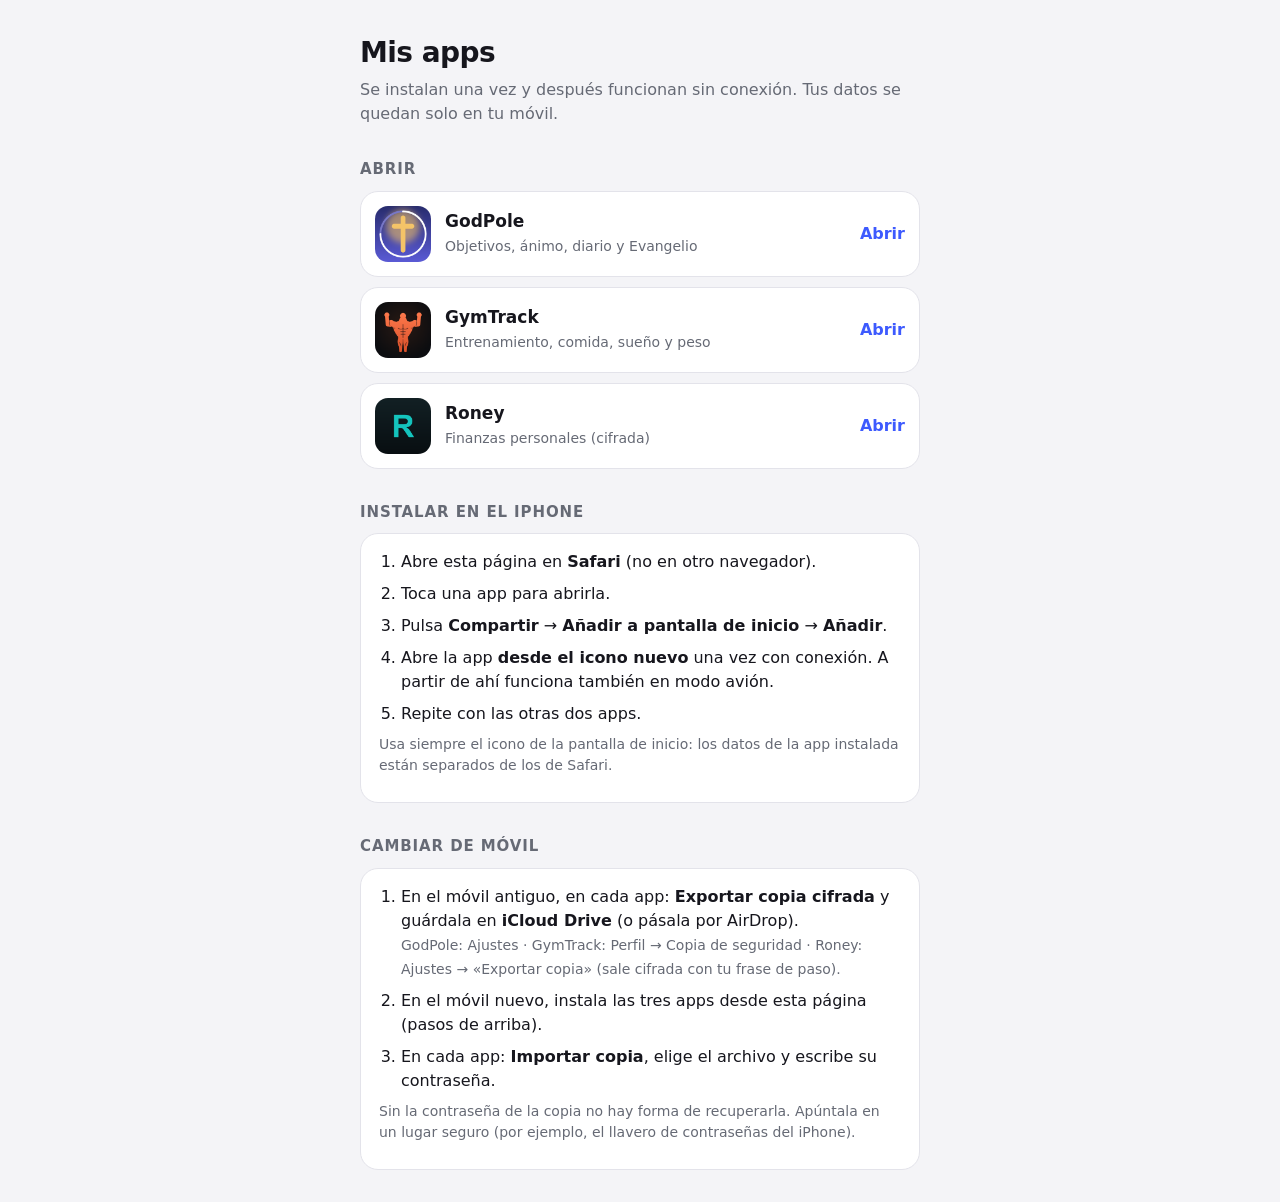
<file: index.html>
<!doctype html>
<html lang="es">
<head>
<meta charset="utf-8">
<meta name="viewport" content="width=device-width, initial-scale=1, viewport-fit=cover">
<!-- Portada sin scripts: solo enlaces e instrucciones -->
<meta http-equiv="Content-Security-Policy" content="default-src 'none'; img-src 'self'; style-src 'unsafe-inline'; base-uri 'none'; form-action 'none'">
<meta name="referrer" content="no-referrer">
<meta name="robots" content="noindex, nofollow">
<meta name="color-scheme" content="light dark">
<title>Mis apps</title>
<style>
  :root { --bg:#f4f4f7; --card:#fff; --text:#16161d; --muted:#666a75; --line:#e3e3ea; --accent:#3d5afe; }
  @media (prefers-color-scheme: dark) { :root { --bg:#0d0e12; --card:#17181e; --text:#f1f1f4; --muted:#9a9eab; --line:#2a2c35; --accent:#8c9eff; } }
  * { box-sizing: border-box; }
  body { margin:0; font:16px/1.5 -apple-system, BlinkMacSystemFont, "Segoe UI", system-ui, sans-serif; background:var(--bg); color:var(--text);
         padding: max(24px, env(safe-area-inset-top)) 18px max(32px, env(safe-area-inset-bottom)); }
  main { max-width: 560px; margin: 0 auto; }
  h1 { font-size: 28px; margin: 8px 0 4px; letter-spacing: -0.02em; }
  h2 { font-size: 15px; text-transform: uppercase; letter-spacing: .06em; color: var(--muted); margin: 32px 0 10px; }
  p { margin: 0 0 10px; }
  .lead { color: var(--muted); }
  .apps { display: grid; gap: 10px; }
  a.app { display:flex; align-items:center; gap:14px; padding:14px; background:var(--card); border:1px solid var(--line); border-radius:18px; color:inherit; text-decoration:none; }
  a.app:active { transform: scale(.99); }
  a.app img { width:56px; height:56px; border-radius:13px; flex:none; }
  a.app b { display:block; font-size:17px; }
  a.app span { color:var(--muted); font-size:14px; }
  a.app i { margin-left:auto; font-style:normal; color:var(--accent); font-weight:600; }
  ol { margin:0; padding-left: 22px; }
  li { margin-bottom: 8px; }
  .box { background:var(--card); border:1px solid var(--line); border-radius:18px; padding:16px 18px; }
  .note { font-size: 14px; color: var(--muted); }
</style>
</head>
<body>
<main>
  <h1>Mis apps</h1>
  <p class="lead">Se instalan una vez y después funcionan sin conexión. Tus datos se quedan solo en tu móvil.</p>

  <h2>Abrir</h2>
  <div class="apps">
    <a class="app" href="godpole/"><img src="godpole/icons/icon-192.png" alt=""><div><b>GodPole</b><span>Objetivos, ánimo, diario y Evangelio</span></div><i>Abrir</i></a>
    <a class="app" href="gymtrack/"><img src="gymtrack/assets/icon-192.png" alt=""><div><b>GymTrack</b><span>Entrenamiento, comida, sueño y peso</span></div><i>Abrir</i></a>
    <a class="app" href="roney/"><img src="roney/icons/icon-192.png" alt=""><div><b>Roney</b><span>Finanzas personales (cifrada)</span></div><i>Abrir</i></a>
  </div>

  <h2>Instalar en el iPhone</h2>
  <div class="box">
    <ol>
      <li>Abre esta página en <b>Safari</b> (no en otro navegador).</li>
      <li>Toca una app para abrirla.</li>
      <li>Pulsa <b>Compartir</b> → <b>Añadir a pantalla de inicio</b> → <b>Añadir</b>.</li>
      <li>Abre la app <b>desde el icono nuevo</b> una vez con conexión. A partir de ahí funciona también en modo avión.</li>
      <li>Repite con las otras dos apps.</li>
    </ol>
    <p class="note">Usa siempre el icono de la pantalla de inicio: los datos de la app instalada están separados de los de Safari.</p>
  </div>

  <h2>Cambiar de móvil</h2>
  <div class="box">
    <ol>
      <li>En el móvil antiguo, en cada app: <b>Exportar copia cifrada</b> y guárdala en <b>iCloud Drive</b> (o pásala por AirDrop).
        <br><span class="note">GodPole: Ajustes · GymTrack: Perfil → Copia de seguridad · Roney: Ajustes → «Exportar copia» (sale cifrada con tu frase de paso).</span></li>
      <li>En el móvil nuevo, instala las tres apps desde esta página (pasos de arriba).</li>
      <li>En cada app: <b>Importar copia</b>, elige el archivo y escribe su contraseña.</li>
    </ol>
    <p class="note">Sin la contraseña de la copia no hay forma de recuperarla. Apúntala en un lugar seguro (por ejemplo, el llavero de contraseñas del iPhone).</p>
  </div>
</main>
</body>
</html>
</file>
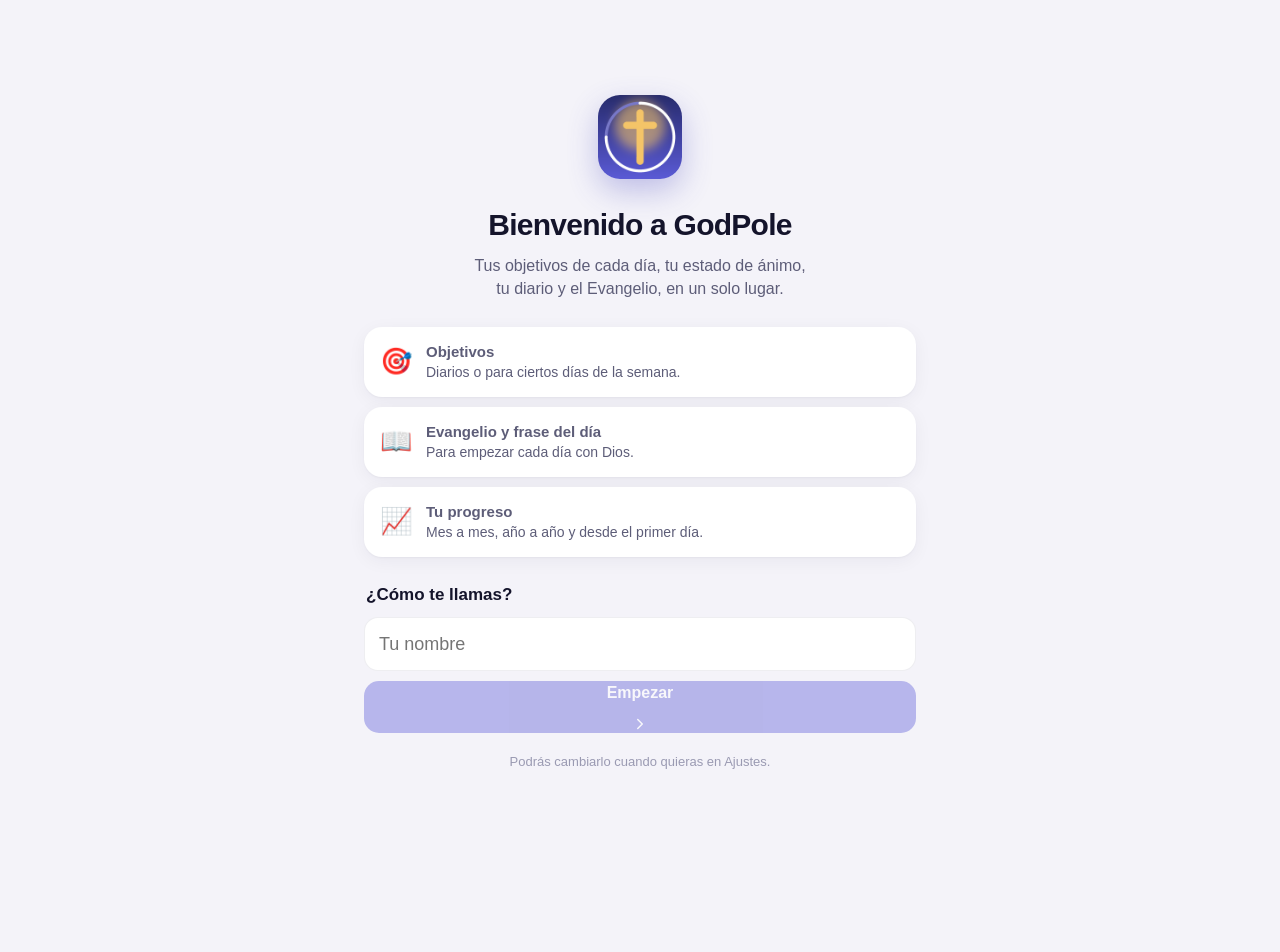
<file: godpole/index.html>
<!doctype html>
<html lang="es">
<head>
  <meta charset="utf-8" />
  <meta name="viewport" content="width=device-width, initial-scale=1, viewport-fit=cover" />
  <!--
    Política de seguridad (CSP). Qué permite y por qué:
    - script-src 'self': solo los scripts de la propia app; ningún script en línea ni de terceros.
      ('file:' solo sirve para abrir index.html con doble clic en el ordenador; una web https no puede cargar archivos locales.)
      Si un texto importado o descargado intentara inyectar código, el navegador no lo ejecutaría.
    - connect-src: la app solo puede conectarse a sí misma y a las dos fuentes del Evangelio
      (evangeliodeldia.org y tu conector de Cloudflare *.workers.dev). Tus datos nunca se envían.
    - Nada de marcos, plugins, formularios externos ni <base> ajenos.
  -->
  <meta http-equiv="Content-Security-Policy" content="default-src 'none'; script-src 'self' file:; style-src 'self' file: 'unsafe-inline'; img-src 'self' file: data: blob:; font-src 'self'; manifest-src 'self'; worker-src 'self'; connect-src 'self' https://feed.evangelizo.org https://*.workers.dev; form-action 'none'; base-uri 'none'; object-src 'none'; frame-src 'none'" />
  <meta name="referrer" content="no-referrer" />
  <title>GodPole</title>
  <meta name="description" content="Tus objetivos diarios, tu ánimo, tu diario y el Evangelio de cada día." />

  <!-- iPhone / PWA -->
  <meta name="apple-mobile-web-app-capable" content="yes" />
  <meta name="mobile-web-app-capable" content="yes" />
  <meta name="apple-mobile-web-app-status-bar-style" content="default" />
  <meta name="apple-mobile-web-app-title" content="GodPole" />
  <meta name="theme-color" content="#f4f3f9" media="(prefers-color-scheme: light)" />
  <meta name="theme-color" content="#0b0b14" media="(prefers-color-scheme: dark)" />
  <meta name="format-detection" content="telephone=no" />
  <link rel="apple-touch-icon" href="icons/apple-touch-icon.png" />
  <link rel="icon" type="image/png" href="icons/favicon.png" />
  <link rel="manifest" href="manifest.webmanifest" />

  <link rel="stylesheet" href="css/app.css?v=f5f88edac7" />
  <script src="js/theme.js"></script>
</head>
<body>
  <div class="statusbar" aria-hidden="true"></div>
  <main class="view" id="view"></main>
  <nav class="tabbar" id="tabbar" aria-label="Secciones"></nav>

  <noscript>GodPole necesita JavaScript activado.</noscript>
  <!-- js/app.bundle.js?v=c4265c7b3d se genera con: py tools/build.py (funciona también con doble clic) -->
  <script src="js/app.bundle.js?v=c4265c7b3d" defer></script>
</body>
</html>
</file>
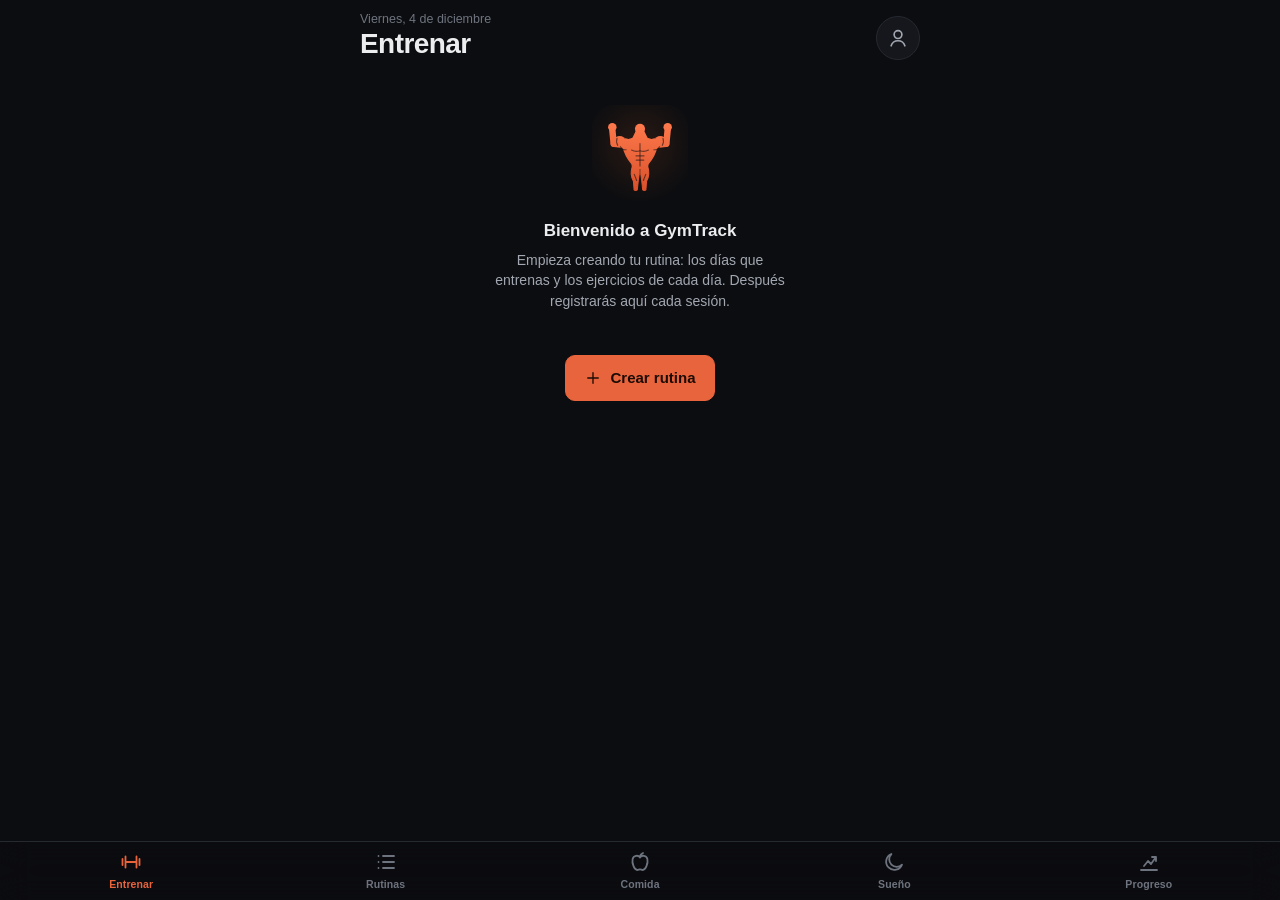
<file: gymtrack/index.html>
<!DOCTYPE html>
<html lang="es">
<head>
<meta charset="UTF-8">
<meta name="viewport" content="width=device-width, initial-scale=1, viewport-fit=cover">
<!-- Seguridad (CSP): sin scripts, estilos ni conexiones de terceros; la app no puede enviar datos a ningún sitio
     (connect-src 'self' solo permite pedir sus propios archivos). 'unsafe-inline' es necesario porque la app es
     un único archivo con el código dentro; por eso los datos importados se sanean en normalize(). -->
<meta http-equiv="Content-Security-Policy" content="default-src 'none'; script-src 'unsafe-inline'; style-src 'unsafe-inline'; img-src 'self' data: blob:; manifest-src 'self'; worker-src 'self'; connect-src 'self'; form-action 'none'; base-uri 'none'; object-src 'none'; frame-src 'none'">
<meta name="referrer" content="no-referrer">
<link rel="manifest" href="manifest.webmanifest">
<meta name="apple-mobile-web-app-capable" content="yes">
<meta name="mobile-web-app-capable" content="yes">
<meta name="apple-mobile-web-app-status-bar-style" content="black-translucent">
<meta name="apple-mobile-web-app-title" content="GymTrack">
<meta name="theme-color" content="#0C0D10">
<meta name="color-scheme" content="dark">
<title>GymTrack</title>
<link rel="apple-touch-icon" href="[data-uri]">
<link rel="icon" type="image/svg+xml" href="data:image/svg+xml,<svg xmlns=%22http://www.w3.org/2000/svg%22 viewBox=%220 0 512 512%22 width=%22512%22 height=%22512%22><defs><radialGradient id=%22gtl-glow%22 cx=%2250%25%22 cy=%2242%25%22 r=%2260%25%22><stop offset=%220%22 stop-color=%22%232A1A14%22/><stop offset=%221%22 stop-color=%22%230C0D10%22/></radialGradient><linearGradient id=%22gtl-body%22 gradientUnits=%22userSpaceOnUse%22 x1=%220%22 y1=%2270%22 x2=%220%22 y2=%22480%22><stop offset=%220%22 stop-color=%22%23FF7A4D%22/><stop offset=%221%22 stop-color=%22%23D9502A%22/></linearGradient></defs><rect width=%22512%22 height=%22512%22 fill=%22url(%23gtl-glow)%22/><g transform=%22translate(256 280) scale(.9) translate(-256 -280)%22><g id=%22figure%22 fill=%22url(%23gtl-body)%22 stroke=%22url(%23gtl-body)%22 stroke-linecap=%22round%22 stroke-linejoin=%22round%22><circle cx=%22256%22 cy=%22110%22 r=%2230%22 stroke=%22none%22/><path d=%22M236 124 L276 124 L300 172 L212 172 Z%22 stroke-width=%2210%22/><path d=%22M172 178 Q256 150 340 178 L356 214 Q346 268 304 318 L298 344 L214 344 L208 318 Q166 268 156 214 Z%22 stroke-width=%228%22/><circle cx=%22170%22 cy=%22200%22 r=%2234%22 stroke=%22none%22/><circle cx=%22342%22 cy=%22200%22 r=%2234%22 stroke=%22none%22/><path d=%22M168 204 L104 196%22 fill=%22none%22 stroke-width=%2244%22/><path d=%22M344 204 L408 196%22 fill=%22none%22 stroke-width=%2244%22/><ellipse cx=%22136%22 cy=%22180%22 rx=%2232%22 ry=%2228%22 stroke=%22none%22/><ellipse cx=%22376%22 cy=%22180%22 rx=%2232%22 ry=%2228%22 stroke=%22none%22/><path d=%22M100 198 L92 116%22 fill=%22none%22 stroke-width=%2238%22/><path d=%22M412 198 L420 116%22 fill=%22none%22 stroke-width=%2238%22/><circle cx=%2292%22 cy=%22100%22 r=%2225%22 stroke=%22none%22/><circle cx=%22420%22 cy=%22100%22 r=%2225%22 stroke=%22none%22/><path d=%22M210 334 L251 334 Q254 380 246 416 L240 472 Q230 480 221 472 L217 420 Q194 380 210 334 Z%22 stroke-width=%226%22/><path d=%22M302 334 L261 334 Q258 380 266 416 L272 472 Q282 480 291 472 L295 420 Q318 380 302 334 Z%22 stroke-width=%226%22/></g><g fill=%22none%22 stroke=%22%230C0D10%22 stroke-opacity=%22.55%22 stroke-width=%227%22 stroke-linecap=%22round%22><path d=%22M256 198 L256 330%22/><path d=%22M206 236 Q230 250 256 240 Q282 250 306 236%22/><path d=%22M232 270 L280 270 M234 296 L278 296%22/><path d=%22M222 380 Q230 400 236 416 M290 380 Q282 400 276 416%22/><path d=%22M140 216 Q152 236 174 234 M372 216 Q360 236 338 234%22/><path d=%22M120 166 Q112 188 124 208 M392 166 Q400 188 388 208%22/></g></g></svg>">
<link rel="icon" type="image/png" sizes="32x32" href="[data-uri]">
<style>
:root{
  --bg:#0C0D10; --surface:#15171C; --surface-2:#1B1E24; --surface-3:#232730; --field:#0F1114;
  --line:#252930; --line-2:#323741;
  --text:#ECEDEF; --text-2:#A2A7B1; --text-3:#6E747F;
  --ok:#4FB477; --warn:#E3B341; --bad:#E5584A; --info:#4E9AD6;
  --ok-soft:rgba(79,180,119,.14); --warn-soft:rgba(227,179,65,.14); --bad-soft:rgba(229,88,74,.14);
  --t-train:#E8643C; --t-routines:#4E9AD6; --t-nutrition:#4FB477; --t-sleep:#9B86E8; --t-progress:#E3B341;
  --accent:var(--t-train); --accent-soft:rgba(232,100,60,.15); --on-accent:#1B0B05;
  --r-lg:18px; --r:14px; --r-sm:10px;
  --font:-apple-system, BlinkMacSystemFont, "SF Pro Text", "Segoe UI", Roboto, "Helvetica Neue", Arial, sans-serif;
  --mono:ui-monospace, "SF Mono", SFMono-Regular, Menlo, Consolas, monospace;
  --safe-t:env(safe-area-inset-top, 0px); --safe-b:env(safe-area-inset-bottom, 0px);
  --tabbar-h:58px;
}
body[data-section="routines"]{--accent:var(--t-routines); --accent-soft:rgba(78,154,214,.15); --on-accent:#04121E;}
body[data-section="nutrition"]{--accent:var(--t-nutrition); --accent-soft:rgba(79,180,119,.15); --on-accent:#05180C;}
body[data-section="sleep"]{--accent:var(--t-sleep); --accent-soft:rgba(155,134,232,.16); --on-accent:#120C26;}
body[data-section="progress"]{--accent:var(--t-progress); --accent-soft:rgba(227,179,65,.15); --on-accent:#1E1503;}
*,*::before,*::after{box-sizing:border-box; -webkit-tap-highlight-color:transparent;}
html,body{height:100%; margin:0; background:var(--bg); color:var(--text); overscroll-behavior:none;}
body{font-family:var(--font); font-size:15px; line-height:1.45; -webkit-font-smoothing:antialiased; overflow:hidden; -webkit-text-size-adjust:100%;}
button{font:inherit; color:inherit; cursor:pointer; background:none; border:0; padding:0;}
input,select,textarea{font:inherit; color:inherit;}
svg{display:block;}
[hidden]{display:none !important;}
.ic{width:22px; height:22px; flex-shrink:0; fill:none; stroke:currentColor; stroke-width:1.8; stroke-linecap:round; stroke-linejoin:round;}
.ic-sm{width:18px; height:18px;}
.ic-xs{width:15px; height:15px;}
.sr-only{position:absolute; width:1px; height:1px; overflow:hidden; clip:rect(0 0 0 0); white-space:nowrap;}

/* ---------- Estructura ---------- */
#app{display:flex; flex-direction:column; height:100%; width:100%; overflow:hidden;}
.topbar{flex-shrink:0; display:flex; align-items:flex-end; gap:10px; padding:calc(10px + var(--safe-t)) 16px 10px; background:var(--bg); border-bottom:1px solid transparent; transition:border-color .2s;}
.topbar.scrolled{border-bottom-color:var(--line);}
.tb-titles{flex:1; min-width:0;}
.tb-sub{font-size:12.5px; color:var(--text-3); font-weight:500; white-space:nowrap; overflow:hidden; text-overflow:ellipsis; min-height:17px;}
.topbar h1{margin:0; font-size:28px; line-height:1.15; font-weight:700; letter-spacing:-.02em; white-space:nowrap; overflow:hidden; text-overflow:ellipsis;}
.icon-btn{width:44px; height:44px; border-radius:50%; display:inline-flex; align-items:center; justify-content:center; color:var(--text-2); flex-shrink:0;}
.icon-btn:active{background:var(--surface-2);}
.tb-profile{background:var(--surface); border:1px solid var(--line);}
.tb-back{margin-left:-10px; color:var(--accent);}
#main{flex:1; overflow-y:auto; overflow-x:hidden; -webkit-overflow-scrolling:touch; padding:6px 16px calc(var(--tabbar-h) + var(--safe-b) + 28px);}
#main.has-rest{padding-bottom:calc(var(--tabbar-h) + var(--safe-b) + 88px);}
.view{animation:fadein .2s ease;}
@keyframes fadein{from{opacity:0; transform:translateY(5px);} to{opacity:1; transform:none;}}
.tabbar{position:fixed; left:0; right:0; bottom:0; z-index:50; display:flex; padding:0 4px var(--safe-b); background:rgba(12,13,16,.92); -webkit-backdrop-filter:saturate(1.4) blur(16px); backdrop-filter:saturate(1.4) blur(16px); border-top:1px solid var(--line);}
.tabbar button{flex:1; min-width:0; height:var(--tabbar-h); display:flex; flex-direction:column; align-items:center; justify-content:center; gap:3px; color:var(--text-3); font-size:10.5px; font-weight:600; letter-spacing:.01em;}
.tabbar button .ic{width:24px; height:24px;}
.tabbar button[aria-current="page"]{color:var(--tab-c);}
.tabbar button:active .ic{transform:scale(.9);}
#banner:empty{display:none;}
.banner{margin:0 16px 8px; padding:10px 12px; border-radius:var(--r-sm); font-size:13px; line-height:1.4; display:flex; gap:10px; align-items:flex-start; background:var(--bad-soft); color:#F3A79E; border:1px solid rgba(229,88,74,.35);}
.banner.warn{background:var(--warn-soft); color:#F0CF7E; border-color:rgba(227,179,65,.35);}

/* ---------- Tipografía y bloques ---------- */
.section{margin:22px 0 10px; display:flex; align-items:center; justify-content:space-between; gap:10px;}
.section:first-child{margin-top:6px;}
.section h2{margin:0; font-size:17px; font-weight:650; letter-spacing:-.01em;}
.section .link{font-size:14px; color:var(--accent); font-weight:600; min-height:36px; display:inline-flex; align-items:center; gap:4px;}
.muted{color:var(--text-2);} .dim{color:var(--text-3);} .mono{font-family:var(--mono); font-variant-numeric:tabular-nums;}
.num{font-variant-numeric:tabular-nums;}
.small{font-size:13px;} .xsmall{font-size:12px;}
.card{background:var(--surface); border:1px solid var(--line); border-radius:var(--r); padding:14px; margin-bottom:10px;}
.card.flush{padding:0; overflow:hidden;}
.card.tappable:active{background:var(--surface-2);}
.row{display:flex; align-items:center; gap:12px; min-height:52px; padding:10px 14px; border-bottom:1px solid var(--line);}
.row:last-child{border-bottom:0;}
.row .grow{flex:1; min-width:0;}
.row .title{font-size:15px; font-weight:550; overflow:hidden; text-overflow:ellipsis;}
.row .sub{font-size:12.5px; color:var(--text-2); margin-top:1px;}
.row.tappable:active{background:var(--surface-2);}
.row .chev{color:var(--text-3);}
.ellipsis{white-space:nowrap; overflow:hidden; text-overflow:ellipsis;}
.note{font-size:12.5px; color:var(--text-3); line-height:1.5; margin:8px 0 0;}
.note b{color:var(--text-2); font-weight:600;}
.divider{height:1px; background:var(--line); margin:12px 0;}
.empty{text-align:center; padding:34px 18px 26px; color:var(--text-2);}
.empty .art{width:64px; height:64px; margin:0 auto 14px; border-radius:20px; background:var(--accent-soft); color:var(--accent); display:flex; align-items:center; justify-content:center;}
.empty .art .ic{width:30px; height:30px;}
.empty h3{margin:0 0 6px; color:var(--text); font-size:17px; font-weight:650;}
.empty p{margin:0 auto 18px; max-width:290px; font-size:14px;}

/* ---------- Controles ---------- */
.btn{min-height:46px; padding:0 18px; border-radius:var(--r-sm); background:var(--surface-2); border:1px solid var(--line-2); color:var(--text); font-size:15px; font-weight:600; display:inline-flex; align-items:center; justify-content:center; gap:8px; transition:transform .08s, background .15s; white-space:nowrap;}
.btn:active{transform:scale(.97);}
.btn-primary{background:var(--accent); border-color:var(--accent); color:var(--on-accent);}
.btn-ghost{background:transparent;}
.btn-danger{background:transparent; color:var(--bad); border-color:rgba(229,88,74,.45);}
.btn-sm{min-height:38px; padding:0 13px; font-size:13.5px; border-radius:9px;}
.btn-block{width:100%;}
.btn-row{display:flex; gap:8px;}
.btn-row > .btn{flex:1;}
.btn[disabled]{opacity:.4; pointer-events:none;}
.field{margin-bottom:14px;}
.field > label, .label{display:block; font-size:13px; font-weight:600; color:var(--text-2); margin-bottom:6px;}
.input, select.input, textarea.input{width:100%; min-height:46px; padding:11px 12px; background:var(--field); border:1px solid var(--line-2); border-radius:var(--r-sm); font-size:16px; outline:none; -webkit-appearance:none; appearance:none;}
select.input{padding-right:34px; background-image:url("data:image/svg+xml,%3Csvg xmlns='http://www.w3.org/2000/svg' viewBox='0 0 24 24' fill='none' stroke='%23A2A7B1' stroke-width='2' stroke-linecap='round'%3E%3Cpath d='M6 9l6 6 6-6'/%3E%3C/svg%3E"); background-repeat:no-repeat; background-position:right 10px center; background-size:18px;}
.input:focus{border-color:var(--accent); box-shadow:0 0 0 3px var(--accent-soft);}
.input::placeholder{color:var(--text-3);}
textarea.input{min-height:72px; resize:vertical;}
.grid-2{display:grid; grid-template-columns:repeat(2, minmax(0,1fr)); gap:10px;}
.grid-3{display:grid; grid-template-columns:repeat(3, minmax(0,1fr)); gap:10px;}
.seg{display:flex; padding:3px; gap:3px; background:var(--field); border:1px solid var(--line); border-radius:12px;}
.seg button{flex:1; min-width:0; min-height:38px; border-radius:9px; font-size:13.5px; font-weight:600; color:var(--text-2); padding:0 6px;}
.seg button[aria-pressed="true"]{background:var(--surface-3); color:var(--text); box-shadow:0 1px 2px rgba(0,0,0,.4);}
.chips{display:flex; gap:8px; overflow-x:auto; margin:0 -16px 12px; padding:2px 16px; scrollbar-width:none;}
.chips::-webkit-scrollbar{display:none;}
.chip{flex-shrink:0; min-height:38px; padding:0 15px; border-radius:999px; border:1px solid var(--line-2); background:var(--surface); color:var(--text-2); font-size:14px; font-weight:600; display:inline-flex; align-items:center; gap:6px; white-space:nowrap;}
.chip[aria-pressed="true"]{background:var(--accent); border-color:var(--accent); color:var(--on-accent);}
.chip .dot{width:8px; height:8px;}
.badge{display:inline-flex; align-items:center; gap:4px; font-size:11.5px; font-weight:650; padding:2px 8px; border-radius:999px; background:var(--surface-3); color:var(--text-2); white-space:nowrap; vertical-align:middle;}
.badge.accent{background:var(--accent-soft); color:var(--accent);}
.badge.ok{background:var(--ok-soft); color:var(--ok);} .badge.warn{background:var(--warn-soft); color:var(--warn);} .badge.bad{background:var(--bad-soft); color:var(--bad);}
.ev{display:inline-block; font-size:10.5px; font-weight:700; letter-spacing:.04em; text-transform:uppercase; padding:2px 6px; border-radius:5px; vertical-align:1px; margin-right:4px;}
.ev-solida{background:var(--ok-soft); color:var(--ok);} .ev-moderada{background:var(--warn-soft); color:var(--warn);}
.ev-debil{background:var(--bad-soft); color:var(--bad);} .ev-heuristica{background:var(--surface-3); color:var(--text-2);}
.ev-consenso{background:var(--accent-soft); color:var(--accent);}
.guide{padding:8px 0; border-bottom:1px solid var(--line);} .guide .gt{font-weight:600; font-size:14.5px;}
.refn{color:var(--text-2); font-size:11.5px; white-space:nowrap;}
.refs{margin-top:6px;} .refs summary{min-height:44px; display:flex; align-items:center; gap:6px; font-size:13px; font-weight:600; color:var(--text-2); cursor:pointer; list-style:none;}
.refs summary::-webkit-details-marker{display:none;} .refs summary::after{content:"\25BE"; font-size:11px;} .refs[open] summary::after{content:"\25B4";}
.refs ol{margin:0; padding-left:22px;} .refs li{font-size:12.5px; color:var(--text-2); border-top:1px solid var(--line);}
.refs a{display:block; padding:12px 0; min-height:44px; box-sizing:border-box; color:inherit; text-decoration:none; overflow-wrap:anywhere; line-height:1.4;} .refs a .doi{color:var(--accent);}
.dot{width:9px; height:9px; border-radius:50%; display:inline-block; flex-shrink:0;}
.search{position:relative; margin-bottom:12px;}
.search .ic{position:absolute; left:12px; top:50%; transform:translateY(-50%); color:var(--text-3); width:18px; height:18px;}
.search .input{padding-left:38px;}

/* ---------- Métricas ---------- */
.stats{display:grid; grid-template-columns:repeat(2, minmax(0,1fr)); gap:10px; margin-bottom:10px;}
.stat{background:var(--surface); border:1px solid var(--line); border-radius:var(--r); padding:12px 14px; min-width:0;}
.stat .l{font-size:12.5px; color:var(--text-2); font-weight:550;}
.stat .v{font-size:24px; font-weight:700; letter-spacing:-.02em; margin-top:2px; font-variant-numeric:tabular-nums; white-space:nowrap; overflow:hidden; text-overflow:ellipsis;}
.stat .v small{font-size:13px; color:var(--text-2); font-weight:600; letter-spacing:0;}
.stat .d{font-size:12px; color:var(--text-3); margin-top:2px;}
.meter{height:8px; border-radius:99px; background:var(--surface-3); overflow:hidden;}
.meter > i{display:block; height:100%; border-radius:99px; background:var(--accent); transition:width .3s;}
.macro{margin-top:12px;}
.macro-head{display:flex; justify-content:space-between; align-items:baseline; font-size:14px; margin-bottom:6px; gap:8px;}
.macro-head .mono{font-size:13px; color:var(--text-2);}

/* ---------- Entrenar ---------- */
.session{display:flex; align-items:center; gap:14px;}
.session .grow{flex:1; min-width:0;}
.session .big{font-size:20px; font-weight:700; letter-spacing:-.01em;}
.ring{width:52px; height:52px; flex-shrink:0;}
.ex{background:var(--surface); border:1px solid var(--line); border-radius:var(--r); margin-bottom:12px; overflow:hidden; position:relative;}
.ex-head{display:flex; gap:12px; align-items:center; padding:12px 6px 4px 12px;}
.ex-head .grow{flex:1; min-width:0; padding-top:2px;}
.ex-name{font-size:16px; font-weight:650; letter-spacing:-.01em; line-height:1.3;}
.ex-meta{font-size:12.5px; color:var(--text-2); margin-top:2px;}
.ex-info{padding:4px 16px 0; display:flex; flex-wrap:wrap; gap:6px 10px; align-items:center; font-size:12.5px; color:var(--text-2);}
.hint{display:flex; gap:6px; align-items:center; font-size:13px; font-weight:600; padding:7px 10px; border-radius:9px; margin:8px 16px 0; background:var(--ok-soft); color:#86D6A4;}
.hint.hold{background:var(--warn-soft); color:#F0CF7E;}
.hint .ic{width:16px; height:16px;}
.sets{padding:8px 12px 4px 16px;}
.set-head, .set{display:grid; grid-template-columns:24px 58px minmax(0,1fr) minmax(0,1fr) 44px; gap:7px; align-items:center;}
.set .prev{font-family:var(--mono); font-size:11.5px; color:var(--text-3); text-align:center; white-space:nowrap; overflow:hidden; text-overflow:ellipsis;}
.ex-note{display:flex; gap:6px; align-items:flex-start; margin:8px 16px 0; padding:7px 10px; border-radius:9px; background:var(--surface-3); font-size:13px; color:var(--text-2); line-height:1.4; overflow-wrap:anywhere;}
.ex-note .ic{width:15px; height:15px; flex-shrink:0; margin-top:1px;}
.hint.stall{background:var(--bad-soft); color:#F2A59C; display:block; font-weight:500; line-height:1.45;}
.hint.stall b{font-weight:700;}
.ex-info .link{min-height:44px; display:inline-flex; align-items:center; gap:4px; color:var(--accent); font-weight:600; font-size:13px; margin-left:auto;}
.hist-row{padding:10px 0; border-bottom:1px solid var(--line);} .hist-row:last-child{border-bottom:0;}
.perf-bars .row{padding:10px 0;} .perf-bar{height:8px; border-radius:4px; background:var(--surface-3); position:relative; overflow:hidden; margin-top:6px;}
.perf-bar i{position:absolute; top:0; bottom:0; left:50%; background:var(--accent);} .perf-bar .mid{position:absolute; top:-2px; bottom:-2px; left:50%; width:1px; background:var(--text-3);}
.set-head{font-size:11.5px; color:var(--text-3); font-weight:650; text-transform:uppercase; letter-spacing:.05em; padding-bottom:4px;}
.set-head span:nth-child(2), .set-head span:nth-child(3), .set-head span:nth-child(4){text-align:center;}
.set{margin-bottom:7px;}
.set .n{font-family:var(--mono); color:var(--text-3); font-size:13px; text-align:center;}
.set .input{min-height:44px; padding:8px; text-align:center; font-family:var(--mono); font-size:17px; font-variant-numeric:tabular-nums;}
.set.done .input{background:var(--ok-soft); border-color:rgba(79,180,119,.4); color:#BFEBCF;}
.check{width:46px; height:44px; border-radius:var(--r-sm); border:1px solid var(--line-2); background:var(--field); display:flex; align-items:center; justify-content:center; color:var(--text-3);}
.set.done .check{background:var(--ok); border-color:var(--ok); color:#05180C;}
.ex-foot{display:flex; gap:8px; padding:2px 12px 12px 16px;}
.ex-foot .btn{flex:1;}
.plates{display:flex; align-items:center; gap:8px; padding:8px 16px 0;}
.plates svg{flex-shrink:0;}
.plates .txt{font-size:12px; color:var(--text-3); line-height:1.35; min-width:0;}
.tag-swap{color:var(--accent); font-weight:650;}
.rest-pill{position:fixed; z-index:60; left:16px; right:16px; bottom:calc(var(--tabbar-h) + var(--safe-b) + 10px); display:flex; align-items:center; gap:8px; padding:8px 8px 8px 14px; border-radius:16px; background:var(--surface-3); border:1px solid var(--line-2); box-shadow:0 10px 30px rgba(0,0,0,.5);}
.rest-pill .t{font-family:var(--mono); font-size:22px; font-weight:700; font-variant-numeric:tabular-nums; flex:1;}
.rest-pill .l{font-size:12px; color:var(--text-2); display:block; font-family:var(--font); font-weight:600;}
.rest-pill.over{border-color:var(--ok); background:#173022;}
.rest-pill .btn-sm{min-width:52px; padding:0 10px;}
.rest-bar{position:absolute; left:14px; right:14px; bottom:0; height:2px; border-radius:2px; overflow:hidden;}
.rest-bar i{display:block; height:100%; background:var(--t-train);}

/* ---------- Rutinas ---------- */
.day-card{background:var(--surface-2); border:1px solid var(--line); border-radius:var(--r); margin-bottom:10px;}
.day-card .day-head{display:flex; gap:6px; align-items:center; padding:8px 6px 8px 10px; border-bottom:1px solid var(--line);}
.day-card .day-head .input{min-height:40px; font-weight:650; background:transparent; border-color:transparent; padding:8px 6px;}
.day-card .day-head .input:focus{background:var(--field); border-color:var(--accent);}
.item-row{display:flex; align-items:center; gap:4px; padding:6px 4px 6px 12px; border-bottom:1px solid var(--line); min-height:56px;}
.item-row:last-of-type{border-bottom:0;}
.item-row .grow{flex:1; min-width:0;}
.item-row .icon-btn{width:38px; height:40px; border-radius:10px;}
.item-row .icon-btn .ic{width:18px; height:18px;}
.missing{color:var(--bad);}

/* ---------- Calendario ---------- */
.cal-nav{display:flex; align-items:center; justify-content:space-between; gap:8px; margin-bottom:10px;}
.cal-nav .lbl{font-size:16px; font-weight:650; min-width:0; text-align:center; flex:1;}
.cal-nav .icon-btn{background:var(--surface-2); border-radius:12px; width:42px; height:42px;}
.cal{display:grid; grid-template-columns:repeat(7, minmax(0,1fr)); gap:4px;}
.cal .dow{font-size:11.5px; color:var(--text-3); text-align:center; font-weight:650; padding-bottom:4px;}
.cal .d{height:44px; border-radius:10px; display:flex; flex-direction:column; align-items:center; justify-content:center; gap:3px; font-size:13.5px; font-weight:600; color:var(--text-2); position:relative; font-variant-numeric:tabular-nums;}
.cal .d.trained{background:var(--surface-3); color:var(--text);}
.cal .d.today{box-shadow:inset 0 0 0 1.5px var(--accent); color:var(--text);}
.cal .d .dots{display:flex; gap:2px; height:5px;}
.cal .d .dots i{width:5px; height:5px; border-radius:50%;}
.cal .d.blank{visibility:hidden;}

/* ---------- Nutrición ---------- */
.date-nav{display:flex; align-items:center; gap:8px; margin-bottom:12px;}
.date-nav .lbl{flex:1; text-align:center; font-weight:650; font-size:15px;}
.date-nav .icon-btn{background:var(--surface); border:1px solid var(--line); border-radius:12px; width:44px; height:44px;}
.date-nav .icon-btn[disabled]{opacity:.3; pointer-events:none;}
.kcal{display:flex; align-items:center; gap:16px;}
.kcal .grow{flex:1; min-width:0;}
.kcal .big{font-size:24px; font-weight:700; letter-spacing:-.02em; font-variant-numeric:tabular-nums;}
.meal-head{display:flex; align-items:center; gap:8px; padding:10px 6px 10px 14px; border-bottom:1px solid var(--line);}
.meal-head .grow{flex:1; font-weight:650; font-size:15px;}
.meal-head .mono{font-size:13px; color:var(--text-2);}
.meal-head .icon-btn{width:38px; height:38px; color:var(--accent);}
.meal-empty{padding:10px 14px; font-size:13px; color:var(--text-3); border-bottom:1px solid var(--line);}
.meal-block:last-child .meal-empty, .meal-block:last-child .row:last-child{border-bottom:0;}

/* ---------- Progreso ---------- */
.bodies{display:grid; grid-template-columns:repeat(2, minmax(0,1fr)); gap:6px; align-items:end;}
.bodies figure{margin:0; text-align:center;}
.bodies svg{width:100%; max-width:150px; height:auto; margin:0 auto;}
.bodies figcaption{font-size:12px; color:var(--text-3); font-weight:600; margin-top:4px;}
.body-svg .m{cursor:pointer; transition:opacity .15s;}
.exfig{display:inline-flex; gap:1px; flex-shrink:0; padding:5px 6px; border-radius:12px; background:var(--field); border:1px solid var(--line);}
.exfig svg{height:88px; width:auto;}
.exfig.sm{padding:4px 5px; border-radius:10px;} .exfig.sm svg{height:54px;}
.exfig.lg{padding:10px 16px; border-radius:16px; gap:10px;} .exfig.lg svg{height:150px;}
.muscle-legend{display:flex; gap:12px; font-size:12px; color:var(--text-2); flex-wrap:wrap;}
.muscle-legend i{display:inline-block; width:10px; height:10px; border-radius:3px; margin-right:5px; vertical-align:-1px;}
.region-chip[aria-pressed="true"]{background:rgba(240,97,58,.18); border-color:rgba(240,97,58,.6); color:#F7A487;}
.body-svg .m:active{opacity:.6;}
.legend{display:flex; flex-wrap:wrap; gap:6px 12px; font-size:12px; color:var(--text-2); margin-top:10px;}
.legend span{display:inline-flex; align-items:center; gap:5px;}
.rank{display:flex; align-items:center; gap:10px; min-height:50px; padding:8px 14px; border-bottom:1px solid var(--line);}
.rank:last-child{border-bottom:0;}
.rank .grow{flex:1; min-width:0; font-weight:600; font-size:14.5px;}
.rank .sets{font-size:12.5px; color:var(--text-2); padding:0; font-variant-numeric:tabular-nums;}
.chart{width:100%; height:auto; overflow:visible;}
.chart text{font-family:var(--mono); font-size:10px; fill:var(--text-3);}
.chart .grid{stroke:var(--line); stroke-width:1;}
.chart-empty{font-size:13px; color:var(--text-3); padding:18px 4px; text-align:center;}

/* ---------- Hojas y diálogos ---------- */
.sheet-bd{position:fixed; inset:0; z-index:200; background:rgba(0,0,0,.55); display:flex; align-items:flex-end; justify-content:center; opacity:0; transition:opacity .2s;}
.sheet-bd.open{opacity:1;}
.sheet{width:100%; max-width:560px; max-height:calc(100% - var(--safe-t) - 16px); display:flex; flex-direction:column; background:var(--surface); border:1px solid var(--line-2); border-bottom:0; border-radius:22px 22px 0 0; transform:translateY(100%); transition:transform .26s cubic-bezier(.2,.8,.2,1);}
.sheet-bd.open .sheet{transform:none;}
.sheet-grab{width:38px; height:5px; border-radius:3px; background:var(--line-2); margin:8px auto 0; flex-shrink:0;}
.sheet-head{display:flex; align-items:center; gap:8px; padding:6px 8px 6px 18px; flex-shrink:0;}
.sheet-head h2{flex:1; margin:0; font-size:18px; font-weight:700; letter-spacing:-.01em; min-width:0; overflow:hidden; text-overflow:ellipsis; white-space:nowrap;}
.sheet-body{overflow-y:auto; overflow-x:hidden; -webkit-overflow-scrolling:touch; padding:4px 18px calc(20px + var(--safe-b)); overscroll-behavior:contain;}
.sheet-foot{position:sticky; bottom:calc(-20px - var(--safe-b)); margin:14px -18px calc(-20px - var(--safe-b)); padding:12px 18px calc(12px + var(--safe-b)); background:var(--surface); border-top:1px solid var(--line);}
.dialog-bd{align-items:center; padding:24px;}
.dialog{width:100%; max-width:340px; background:var(--surface-2); border:1px solid var(--line-2); border-radius:20px; padding:20px; transform:scale(.95); transition:transform .18s;}
.sheet-bd.open .dialog{transform:none;}
.dialog h3{margin:0 0 6px; font-size:17px; font-weight:700;}
.dialog p{margin:0 0 18px; color:var(--text-2); font-size:14.5px; line-height:1.5;}
.toast{position:fixed; z-index:400; left:50%; bottom:calc(var(--tabbar-h) + var(--safe-b) + 16px); transform:translate(-50%, 10px); max-width:calc(100% - 32px); width:max-content; padding:11px 16px; border-radius:14px; background:#2A2E37; border:1px solid var(--line-2); color:var(--text); font-size:14px; font-weight:550; line-height:1.4; box-shadow:0 12px 30px rgba(0,0,0,.45); opacity:0; transition:opacity .2s, transform .2s; text-align:center;}
.toast.show{opacity:1; transform:translate(-50%, 0);}
.kv{display:flex; justify-content:space-between; gap:12px; padding:9px 0; border-bottom:1px solid var(--line); font-size:14px;}
.kv:last-child{border-bottom:0;}
.kv span:last-child{color:var(--text-2); font-variant-numeric:tabular-nums; text-align:right;}
.stepper{display:flex; align-items:center; gap:6px;}
.stepper .input{text-align:center; font-family:var(--mono);}
.stepper .icon-btn{width:46px; height:46px; border-radius:var(--r-sm); background:var(--surface-2); border:1px solid var(--line-2); color:var(--text);}
.opt{display:flex; align-items:center; gap:12px; padding:11px 12px; border:1px solid var(--line); border-radius:12px; margin-bottom:8px; background:var(--surface-2); min-height:56px; width:100%; text-align:left;}
.opt:active{background:var(--surface-3);}
.opt .grow{flex:1; min-width:0;}
@media (min-width:600px){ #main{padding-left:max(16px, calc(50% - 280px)); padding-right:max(16px, calc(50% - 280px));} .topbar{padding-left:max(16px, calc(50% - 280px)); padding-right:max(16px, calc(50% - 280px));} }
@media (prefers-reduced-motion:reduce){ *{animation:none !important; transition:none !important;} }
</style>
</head>
<body>
<div id="app" data-tab="train">
  <header class="topbar">
    <button class="icon-btn tb-back" id="tb-back" data-global="back" aria-label="Volver" hidden></button>
    <div class="tb-titles"><div class="tb-sub" id="tb-sub"></div><h1 id="tb-title">GymTrack</h1></div>
    <button class="icon-btn tb-profile" id="tb-profile" data-global="profile" aria-label="Perfil y ajustes"></button>
  </header>
  <div id="banner"></div>
  <main id="main"></main>
  <div id="rest-pill" class="rest-pill" hidden></div>
  <nav class="tabbar" id="tabbar" aria-label="Secciones"></nav>
</div>
<div id="modal-root"></div>

<!-- =====================================================================
     NÚCLEO PURO (sin DOM). Los tests lo extraen por su id y lo ejecutan
     aislado (navegador o Node vm). No debe tocar document ni localStorage.
====================================================================== -->
<script id="gt-core">
(function(root){
"use strict";

/* ---------------- Taxonomía ---------------- */
const MAJOR_GROUPS = ["Pecho","Espalda","Trapecio","Hombros","Piernas","Pantorrillas","Bíceps","Tríceps","Antebrazo","Core"];
const SUBGROUPS = {
  "Pecho":["Superior","Medio","Inferior"],
  "Espalda":["Dorsal ancho","Romboides","Lumbar"],
  "Trapecio":["Superior","Medio","Inferior"],
  "Hombros":["Anterior","Lateral","Posterior"],
  "Piernas":["Cuádriceps","Femoral","Glúteos","Aductores","Abductores"],
  "Pantorrillas":["Gemelo","Sóleo"],
  "Bíceps":["Cabeza larga","Cabeza corta"],
  "Tríceps":["Cabeza larga","Cabeza lateral","Cabeza medial"],
  "Antebrazo":["Flexores","Extensores"],
  "Core":["Recto abdominal","Oblicuos","Transverso"]
};
const MG_COLOR = {
  "Pecho":"#E8643C","Espalda":"#4E9AD6","Trapecio":"#8E7CE0","Hombros":"#E3B341","Piernas":"#4FB477",
  "Pantorrillas":"#8BBF6A","Bíceps":"#B48AE6","Tríceps":"#E07FA8","Antebrazo":"#C99A62","Core":"#45C1C1"
};
const EQUIPMENT = [
  {id:"barra", label:"Barra", inc:2.5}, {id:"mancuerna", label:"Mancuernas", inc:2},
  {id:"polea", label:"Polea", inc:2.5}, {id:"maquina", label:"Máquina", inc:2.5},
  {id:"corporal", label:"Peso corporal", inc:0}, {id:"otro", label:"Otro", inc:2.5}
];

/* Baremos de fuerza relativa (1RM estimado / peso corporal).
   HEURÍSTICA: valores habituales en la comunidad de fuerza, pendientes de verificar
   contra fuente revisada. Solo 4 básicos y a nivel de grupo grande. */
const STRENGTH_STANDARDS = {
  "Pecho":   {key:"chest",     lift:"Press banca barra",    M:[0.50,0.85,1.25,1.75], F:[0.30,0.50,0.75,1.05]},
  "Espalda": {key:"back",      lift:"Peso muerto convencional", M:[1.00,1.50,2.00,2.50], F:[0.65,1.00,1.35,1.70]},
  "Piernas": {key:"legs",      lift:"Sentadilla con barra", M:[0.75,1.25,1.75,2.25], F:[0.50,0.85,1.20,1.60]},
  "Hombros": {key:"shoulders", lift:"Press militar barra",  M:[0.35,0.55,0.80,1.10], F:[0.20,0.32,0.48,0.68]}
};
const RANK_NAMES = ["Hierro","Bronce","Plata","Oro","Diamante"];
const RANK_COLORS = ["#7C808A","#B97A4E","#B9C1C8","#E3B341","#5FD6D0"];
const VOLUME_RANGE = {min:10, max:20};
const E1RM_MAX_REPS = 10;
const STRENGTH_WINDOW_DAYS = 84;

const GOALS = [
  {id:"ganar_masa", label:"Ganar masa muscular"}, {id:"perder_grasa", label:"Perder grasa"},
  {id:"recomposicion", label:"Recomposición corporal"}, {id:"mantenimiento", label:"Mantenimiento"}
];
const SLEEP_TARGET = {min:7, max:9};
const NOTE_MAX = 400;

/* ---------------- Regiones musculares de la ilustración ----------------
   Cada región es una forma dibujada en la silueta. views: f = frontal, b = posterior. */
const REGIONS = {
  pecho:{mg:"Pecho", label:"Pectoral", views:["f"]},
  delt_f:{mg:"Hombros", label:"Deltoides anterior", views:["f"]},
  delt_b:{mg:"Hombros", label:"Deltoides posterior", views:["b"]},
  trap:{mg:"Trapecio", label:"Trapecio", views:["f","b"]},
  lats:{mg:"Espalda", label:"Dorsal ancho", views:["b"]},
  lower_back:{mg:"Espalda", label:"Lumbar", views:["b"]},
  biceps:{mg:"Bíceps", label:"Bíceps", views:["f"]},
  triceps:{mg:"Tríceps", label:"Tríceps", views:["b"]},
  forearm:{mg:"Antebrazo", label:"Antebrazo", views:["f","b"]},
  abs:{mg:"Core", label:"Recto abdominal", views:["f"]},
  obliques:{mg:"Core", label:"Oblicuos", views:["f"]},
  quads:{mg:"Piernas", label:"Cuádriceps", views:["f"]},
  glutes:{mg:"Piernas", label:"Glúteos", views:["b"]},
  hams:{mg:"Piernas", label:"Femoral", views:["b"]},
  calves:{mg:"Pantorrillas", label:"Gemelos y sóleo", views:["f","b"]}
};
const SUB_REGIONS = {
  "Pecho":{"*":["pecho"]},
  "Espalda":{"Dorsal ancho":["lats"], "Romboides":["lats","trap"], "Lumbar":["lower_back"]},
  "Trapecio":{"*":["trap"]},
  "Hombros":{"Anterior":["delt_f"], "Lateral":["delt_f","delt_b"], "Posterior":["delt_b"]},
  "Piernas":{"Cuádriceps":["quads"], "Femoral":["hams"], "Glúteos":["glutes"], "Aductores":["quads"], "Abductores":["glutes"]},
  "Pantorrillas":{"*":["calves"]}, "Bíceps":{"*":["biceps"]}, "Tríceps":{"*":["triceps"]}, "Antebrazo":{"*":["forearm"]},
  "Core":{"Recto abdominal":["abs"], "Oblicuos":["obliques"], "Transverso":["abs","obliques"]}
};
function primaryRegions(ex){
  const m = SUB_REGIONS[ex && ex.muscleGroup]; if(!m) return [];
  return (m[ex.subGroup] || m["*"] || []).slice();
}
/* Regiones a resaltar: principales (por grupo/subgrupo) y secundarias (dato del ejercicio). */
function exerciseRegions(ex){
  const p = primaryRegions(ex);
  const s = ((ex && ex.secondary) || []).filter(r => REGIONS[r] && !p.includes(r));
  return {primary:p, secondary:s};
}

/* ---------------- Utilidades ---------------- */
function slug(s){
  return String(s==null?"":s).normalize("NFD").replace(/[̀-ͯ]/g,"").toLowerCase()
    .replace(/[^a-z0-9]+/g,"-").replace(/^-+|-+$/g,"");
}
function uid(){ return Date.now().toString(36) + Math.random().toString(36).slice(2,8); }
function round(x, step){ step = step||0.01; return Math.round(x/step)*step; }
function round2(x){ return Math.round(x*100)/100; }
function parseNum(v){
  if(typeof v === "number") return isFinite(v) ? v : NaN;
  const s = String(v==null?"":v).trim().replace(",", ".");
  if(s==="") return NaN;
  const n = Number(s); return isFinite(n) ? n : NaN;
}
function clone(o){ return JSON.parse(JSON.stringify(o)); }

/* ---------------- Fechas (siempre en hora local, como cadenas ISO YYYY-MM-DD) ----------------
   Nunca se usa toISOString(): convierte a UTC y en Europe/Madrid desplaza un día. */
function pad2(n){ return String(n).padStart(2,"0"); }
function toISODate(d){ return d.getFullYear()+"-"+pad2(d.getMonth()+1)+"-"+pad2(d.getDate()); }
function todayISO(now){ return toISODate(now || new Date()); }
function isISODate(s){
  if(typeof s !== "string" || !/^\d{4}-\d{2}-\d{2}$/.test(s)) return false;
  return toISODate(parseISODate(s)) === s;
}
function parseISODate(iso){ const p = iso.split("-").map(Number); return new Date(p[0], p[1]-1, p[2]); }
function addDaysISO(iso, n){ const d = parseISODate(iso); d.setDate(d.getDate()+n); return toISODate(d); }
function diffDaysISO(a, b){ return Math.round((parseISODate(b) - parseISODate(a)) / 86400000); }
function mondayISO(iso){ const d = parseISODate(iso); const wd = d.getDay(); d.setDate(d.getDate() + (wd===0 ? -6 : 1-wd)); return toISODate(d); }
function addMonths(year, month, n){ const d = new Date(year, month+n, 1); return {year:d.getFullYear(), month:d.getMonth()}; }
function timeToMin(t){ if(!/^\d{1,2}:\d{2}$/.test(t||"")) return NaN; const p = t.split(":").map(Number); if(p[0]>23||p[1]>59) return NaN; return p[0]*60+p[1]; }
function sleepHours(bed, wake){
  const b = timeToMin(bed), w = timeToMin(wake); if(isNaN(b)||isNaN(w)) return NaN;
  let d = w - b; if(d <= 0) d += 1440; return round2(d/60);
}

/* ---------------- Fuerza ---------------- */
/* Epley: 1RM = w·(1 + r/30). Con 1 rep devuelve w. Con >10 reps el error crece mucho;
   por eso el ranking solo usa series de ≤10 reps (E1RM_MAX_REPS). */
function estimate1RM(weight, reps){
  const w = Number(weight), r = Number(reps);
  if(!(w > 0) || !(r >= 1)) return 0;
  if(r === 1) return w;
  return w * (1 + r/30);
}
const PLATES = [25,20,15,10,5,2.5,1.25];
function decomposePlates(totalKg, barKg){
  barKg = barKg==null ? 20 : Number(barKg);
  const total = Number(totalKg);
  if(!(total > 0)) return {perSide:[], remainderPerSide:0, belowBar:false, barKg};
  if(total < barKg) return {perSide:[], remainderPerSide:0, belowBar:true, barKg};
  let rem = round2((total - barKg)/2); const out = [];
  for(const p of PLATES){ while(rem >= p - 1e-9 && out.length < 24){ out.push(p); rem = round2(rem - p); } }
  return {perSide:out, remainderPerSide:rem, belowBar:false, barKg};
}
function incrementFor(equipment){ const e = EQUIPMENT.find(x => x.id===equipment); return e ? e.inc : 2.5; }

/* Logs ordenados cronológicamente: fecha y luego timestamp. */
function sortLogs(logs){ return logs.slice().sort((a,b) => a.date===b.date ? (a.timestamp||0)-(b.timestamp||0) : (a.date<b.date?-1:1)); }
function lastSession(logs, exerciseId, beforeISO){
  let best = null;
  for(const log of logs){
    if(beforeISO && log.date > beforeISO) continue;
    const entry = log.entries.find(e => e.exerciseId===exerciseId);
    if(!entry || !entry.sets.length) continue;
    if(!best || log.date > best.date || (log.date===best.date && (log.timestamp||0) > (best.timestamp||0)))
      best = {date:log.date, timestamp:log.timestamp||0, sets:entry.sets};
  }
  return best;
}
function bestE1RM(logs, exerciseId, sinceISO, maxReps){
  maxReps = maxReps || E1RM_MAX_REPS; let best = 0, at = null;
  for(const log of logs){
    if(sinceISO && log.date < sinceISO) continue;
    const entry = log.entries.find(e => e.exerciseId===exerciseId); if(!entry) continue;
    for(const s of entry.sets){ if(s.reps > maxReps) continue; const v = estimate1RM(s.weight, s.reps); if(v > best){ best = v; at = log.date; } }
  }
  return best ? {value:best, date:at} : null;
}
function maxWeight(logs, exerciseId){
  let best = null;
  for(const log of logs){ const entry = log.entries.find(e => e.exerciseId===exerciseId); if(!entry) continue;
    for(const s of entry.sets){ if(best===null || s.weight > best) best = s.weight; } }
  return best;
}
/* Doble progresión (HEURÍSTICA de programación, no un resultado de ensayo):
   si en la última sesión todas las series al peso máximo alcanzaron repMax → subir carga;
   si no → mismo peso y una rep más (sin pasar de repMax). */
function suggestNext(last, repMin, repMax, increment){
  if(!last || !last.sets || !last.sets.length) return null;
  repMin = Number(repMin)||1; repMax = Math.max(repMin, Number(repMax)||repMin);
  const top = Math.max.apply(null, last.sets.map(s => s.weight));
  const working = last.sets.filter(s => s.weight === top);
  const minReps = Math.min.apply(null, working.map(s => s.reps));
  if(minReps >= repMax){
    if(!(increment > 0)) return {kind:"reps", weight:top, reps:repMax+1, from:{weight:top, reps:minReps}};
    return {kind:"up", weight:round(top+increment, 0.25), reps:repMin, from:{weight:top, reps:minReps}};
  }
  if(minReps < repMin) return {kind:"hold", weight:top, reps:repMin, from:{weight:top, reps:minReps}};
  return {kind:"reps", weight:top, reps:Math.min(repMax, minReps+1), from:{weight:top, reps:minReps}};
}

/* ---------------- Historial, estancamiento y sueño ---------------- */
const SESSION_NOTE_MAX = 300, ENTRY_NOTE_MAX = 200;
/* Rendimiento de una sesión en un ejercicio: mejor 1RM estimado (series ≤ 12 reps) si hay carga;
   en peso corporal sin lastre, las repeticiones máximas. */
function entryPerf(sets){
  const loaded = sets.filter(s => s.weight > 0 && s.reps <= 12);
  if(loaded.length) return {kind:"e1rm", value:Math.max.apply(null, loaded.map(s => estimate1RM(s.weight, s.reps)))};
  if(sets.length && sets.every(s => !(s.weight > 0))) return {kind:"reps", value:Math.max.apply(null, sets.map(s => s.reps))};
  return null;
}
/* Sesiones de un ejercicio, de la más reciente a la más antigua. */
function exerciseHistory(logs, exerciseId, limit){
  const out = [];
  for(const log of sortLogs(logs)){
    const e = log.entries.find(x => x.exerciseId===exerciseId);
    if(!e || !e.sets.length) continue;
    out.push({logId:log.id, date:log.date, timestamp:log.timestamp||0, sets:e.sets, note:e.note||"", perf:entryPerf(e.sets)});
  }
  out.reverse();
  return limit ? out.slice(0, limit) : out;
}
/* HEURÍSTICA (sin fuente revisada): estancado si las 3 últimas sesiones no superan
   el mejor rendimiento de las sesiones anteriores dentro de una ventana de 8 semanas. */
const PLATEAU = {recent:3, minSessions:4, windowDays:56};
function detectPlateau(logs, exerciseId, todayIso){
  const from = addDaysISO(todayIso, -PLATEAU.windowDays);
  const h = exerciseHistory(logs, exerciseId).filter(x => x.date >= from && x.perf);
  if(h.length < PLATEAU.minSessions) return null;
  const kind = h[0].perf.kind; const same = h.filter(x => x.perf.kind===kind);
  if(same.length < PLATEAU.minSessions) return null;
  const recent = same.slice(0, PLATEAU.recent), before = same.slice(PLATEAU.recent);
  const prevBest = Math.max.apply(null, before.map(x => x.perf.value));
  const recentBest = Math.max.apply(null, recent.map(x => x.perf.value));
  if(recentBest > prevBest + 1e-9) return null;
  const topWeight = Math.max.apply(null, recent[0].sets.map(s => s.weight));
  return {kind, sessions:recent.length, since:recent[recent.length-1].date, prevBest, recentBest, topWeight};
}
/* Puntuación de cada sesión: mediana, entre sus ejercicios, del rendimiento dividido por la
   media de las 3 sesiones anteriores de ese ejercicio (1 = igual que la referencia). */
function sessionScores(logs){
  const hist = new Map(), out = [];
  for(const log of sortLogs(logs)){
    const ratios = [];
    for(const e of log.entries){
      const p = entryPerf(e.sets); if(!p) continue;
      const key = e.exerciseId + "|" + p.kind; const prev = hist.get(key) || [];
      if(prev.length >= 3){ const base = prev.slice(-3).reduce((a,b) => a+b, 0) / 3; if(base > 0) ratios.push(p.value / base); }
      prev.push(p.value); hist.set(key, prev);
    }
    if(ratios.length) out.push({logId:log.id, date:log.date, score:median(ratios), n:ratios.length});
  }
  return out;
}
function median(arr){ const a = arr.slice().sort((x,y) => x-y), m = a.length >> 1; return a.length % 2 ? a[m] : (a[m-1]+a[m]) / 2; }
const SLEEP_BANDS = [{id:"lt6", label:"Menos de 6 h", test:h => h < 6}, {id:"6to7", label:"6–7 h", test:h => h >= 6 && h < 7}, {id:"ge7", label:"7 h o más", test:h => h >= 7}];
const SLEEP_PERF_MIN_N = 5;
/* Empareja cada sesión con la noche registrada ese día (fecha del despertar). Descriptivo, no causal. */
function sleepPerformance(logs, sleepLogs){
  const byDate = new Map(); for(const s of sleepLogs) byDate.set(s.date, s.hours);
  const paired = sessionScores(logs).filter(x => byDate.has(x.date)).map(x => Object.assign({hours:byDate.get(x.date)}, x));
  const groups = SLEEP_BANDS.map(b => { const g = paired.filter(x => b.test(x.hours));
    return {id:b.id, label:b.label, n:g.length, median:g.length ? median(g.map(x => x.score)) : null, enough:g.length >= SLEEP_PERF_MIN_N}; });
  return {paired:paired.length, groups, minN:SLEEP_PERF_MIN_N};
}

/* ---------------- Clasificación ---------------- */
function weeklySets(logs, major, sub, endISO, days){
  days = days || 7; const start = addDaysISO(endISO, -(days-1)); let n = 0;
  for(const log of logs){ if(log.date < start || log.date > endISO) continue;
    for(const e of log.entries){ if(e.muscleGroup===major && (!sub || e.subGroup===sub)) n += e.sets.length; } }
  return n;
}
function trainingDaysFor(logs, major, endISO, days){
  days = days || 7; const start = addDaysISO(endISO, -(days-1)); const set = new Set();
  for(const log of logs){ if(log.date >= start && log.date <= endISO && log.entries.some(e => e.muscleGroup===major)) set.add(log.date); }
  return set.size;
}
function volumeTierFromSets(sets, range){
  range = range || VOLUME_RANGE;
  if(sets < range.min) return "low"; if(sets <= range.max) return "optimal"; return "high";
}
function strengthTierFromRatio(ratio, thresholds){ let t = 0; for(let i=0;i<thresholds.length;i++){ if(ratio >= thresholds[i]) t = i+1; } return t; }
function latestBodyweight(list){
  if(!list || !list.length) return null;
  return list.reduce((a,b) => (b.date > a.date ? b : a));
}
function strengthStatus(state, major, todayIso){
  const std = STRENGTH_STANDARDS[major]; if(!std) return {available:false, reason:"no-standard"};
  const bw = latestBodyweight(state.bodyweightLog);
  if(!state.bio.sex) return {available:false, reason:"sex"};
  if(!bw) return {available:false, reason:"bodyweight"};
  const ref = state.exercises.find(e => e.refLift===std.key);
  if(!ref) return {available:false, reason:"no-ref"};
  const best = bestE1RM(state.logs, ref.id, addDaysISO(todayIso, -STRENGTH_WINDOW_DAYS));
  if(!best) return {available:false, reason:"no-sets", lift:ref.name};
  const ratio = best.value / bw.kg; const th = state.bio.sex==="M" ? std.M : std.F;
  const tier = strengthTierFromRatio(ratio, th);
  return {available:true, tier, label:RANK_NAMES[tier], color:RANK_COLORS[tier], ratio, e1rm:best.value, e1rmDate:best.date, bwKg:bw.kg, lift:ref.name, thresholds:th};
}

/* ---------------- Alimentación (diario cualitativo) ----------------
   Desde el esquema 6 no se cuentan calorías: una nota de texto por día.
   Los registros antiguos por alimento (foodLogs) se conservan intactos y se
   resumen en una nota "legacy" para que el calendario no aparezca vacío. */
function legacyNotesFromFoodLogs(foodLogs, existingDates){
  const byDate = new Map();
  for(const f of foodLogs || []){ if(!f || !isISODate(f.date) || existingDates.has(f.date)) continue;
    const names = byDate.get(f.date) || []; const n = String(f.foodName||"").trim(); if(n && !names.includes(n)) names.push(n); byDate.set(f.date, names); }
  return Array.from(byDate.entries()).filter(([,n]) => n.length).sort((a,b) => a[0]<b[0]?-1:1)
    .map(([date, names]) => ({id:"legacy-"+date, date, text:(names.join(", ") + ".").slice(0, NOTE_MAX), source:"legacy", updatedAt:0}));
}
function noteForDate(notes, iso){ return (notes||[]).find(n => n.date===iso) || null; }

/* ---------------- Tendencias ---------------- */
function linearSlope(points){ // points [{x,y}] → pendiente y/x por mínimos cuadrados
  const n = points.length; if(n < 2) return null;
  let sx=0, sy=0, sxx=0, sxy=0; for(const p of points){ sx+=p.x; sy+=p.y; sxx+=p.x*p.x; sxy+=p.x*p.y; }
  const den = n*sxx - sx*sx; if(den === 0) return null; return (n*sxy - sx*sy)/den;
}
function weightTrend(list, todayIso, days){
  days = days || 21; const start = addDaysISO(todayIso, -(days-1));
  const pts = list.filter(b => b.date >= start && b.date <= todayIso).map(b => ({x:diffDaysISO(start, b.date), y:b.kg}));
  if(pts.length < 3) return null;
  const span = Math.max.apply(null, pts.map(p=>p.x)) - Math.min.apply(null, pts.map(p=>p.x));
  if(span < 7) return null;
  return {kgPerWeek: linearSlope(pts)*7, n:pts.length, days};
}
function movingAverage(sortedList, windowDays){
  return sortedList.map(p => { const start = addDaysISO(p.date, -(windowDays-1));
    const w = sortedList.filter(q => q.date >= start && q.date <= p.date);
    return {date:p.date, kg:w.reduce((a,q)=>a+q.kg,0)/w.length}; });
}
function sleepStats(logs, todayIso, days){
  const start = addDaysISO(todayIso, -(days-1));
  const w = logs.filter(s => s.date >= start && s.date <= todayIso);
  if(!w.length) return {n:0, avg:null, inRange:0};
  return {n:w.length, avg:w.reduce((a,s)=>a+s.hours,0)/w.length,
    inRange:w.filter(s => s.hours >= SLEEP_TARGET.min && s.hours <= SLEEP_TARGET.max).length};
}

/* ---------------- Datos semilla (IDs estables derivados del nombre) ---------------- */
const SEED_EXERCISES = [
  ["Press inclinado con barra","Pecho","Superior",null,"barra"],["Press inclinado con mancuernas","Pecho","Superior",null,"mancuerna"],
  ["Aperturas inclinadas en polea","Pecho","Superior",null,"polea"],["Press banca barra","Pecho","Medio","chest","barra"],
  ["Press banca mancuernas","Pecho","Medio",null,"mancuerna"],["Aperturas con mancuernas","Pecho","Medio",null,"mancuerna"],
  ["Cruce de poleas a la altura del pecho","Pecho","Medio",null,"polea"],["Press declinado con barra","Pecho","Inferior",null,"barra"],
  ["Fondos en paralelas (torso inclinado)","Pecho","Inferior",null,"corporal"],["Cruce de poleas de arriba a abajo","Pecho","Inferior",null,"polea"],
  ["Pullover con mancuerna","Pecho","Inferior",null,"mancuerna"],
  ["Dominadas agarre ancho","Espalda","Dorsal ancho",null,"corporal"],["Jalón al pecho agarre ancho","Espalda","Dorsal ancho",null,"polea"],
  ["Remo en polea baja agarre ancho","Espalda","Dorsal ancho",null,"polea"],["Pullover en polea alta","Espalda","Dorsal ancho",null,"polea"],
  ["Remo con barra","Espalda","Romboides",null,"barra"],["Remo con mancuerna a una mano","Espalda","Romboides",null,"mancuerna"],
  ["Remo en máquina agarre neutro","Espalda","Romboides",null,"maquina"],["Peso muerto convencional","Espalda","Lumbar","back","barra"],
  ["Peso muerto rumano","Espalda","Lumbar",null,"barra"],["Hiperextensiones (banco lumbar)","Espalda","Lumbar",null,"corporal"],
  ["Buenos días (good mornings)","Espalda","Lumbar",null,"barra"],
  ["Encogimientos con barra","Trapecio","Superior",null,"barra"],["Encogimientos con mancuernas","Trapecio","Superior",null,"mancuerna"],
  ["Remo al mentón","Trapecio","Superior",null,"barra"],["Remo con barra agarre estrecho","Trapecio","Medio",null,"barra"],
  ["Face pull","Trapecio","Medio",null,"polea"],["Y-raise con mancuernas","Trapecio","Inferior",null,"mancuerna"],
  ["Remo en polea baja tirón bajo","Trapecio","Inferior",null,"polea"],
  ["Press militar barra","Hombros","Anterior","shoulders","barra"],["Elevaciones frontales con mancuernas","Hombros","Anterior",null,"mancuerna"],
  ["Press Arnold","Hombros","Anterior",null,"mancuerna"],["Elevación frontal con disco","Hombros","Anterior",null,"otro"],
  ["Elevaciones laterales con mancuernas","Hombros","Lateral",null,"mancuerna"],["Elevaciones laterales en polea","Hombros","Lateral",null,"polea"],
  ["Elevación lateral en máquina","Hombros","Lateral",null,"maquina"],["Pájaros con mancuernas (deltoide posterior)","Hombros","Posterior",null,"mancuerna"],
  ["Aperturas invertidas en máquina","Hombros","Posterior",null,"maquina"],["Remo al cuello agarre ancho","Hombros","Posterior",null,"barra"],
  ["Sentadilla con barra","Piernas","Cuádriceps","legs","barra"],["Sentadilla frontal","Piernas","Cuádriceps",null,"barra"],
  ["Prensa de piernas","Piernas","Cuádriceps",null,"maquina"],["Extensión de cuádriceps","Piernas","Cuádriceps",null,"maquina"],
  ["Curl femoral tumbado","Piernas","Femoral",null,"maquina"],["Curl femoral sentado","Piernas","Femoral",null,"maquina"],
  ["Zancadas con mancuernas","Piernas","Femoral",null,"mancuerna"],["Hip thrust","Piernas","Glúteos",null,"barra"],
  ["Patada de glúteo en polea","Piernas","Glúteos",null,"polea"],["Sentadilla búlgara","Piernas","Glúteos",null,"mancuerna"],
  ["Puente de glúteo","Piernas","Glúteos",null,"corporal"],["Máquina de aductores","Piernas","Aductores",null,"maquina"],
  ["Sentadilla sumo con mancuerna","Piernas","Aductores",null,"mancuerna"],["Máquina de abductores","Piernas","Abductores",null,"maquina"],
  ["Elevación lateral de pierna de pie","Piernas","Abductores",null,"corporal"],
  ["Elevación de talones de pie","Pantorrillas","Gemelo",null,"maquina"],["Elevación de talones en prensa","Pantorrillas","Gemelo",null,"maquina"],
  ["Elevación de talones sentado","Pantorrillas","Sóleo",null,"maquina"],
  ["Curl inclinado con mancuernas","Bíceps","Cabeza larga",null,"mancuerna"],["Curl con barra agarre estrecho","Bíceps","Cabeza larga",null,"barra"],
  ["Curl con barra agarre ancho","Bíceps","Cabeza corta",null,"barra"],["Curl concentrado","Bíceps","Cabeza corta",null,"mancuerna"],
  ["Curl banco Scott (predicador)","Bíceps","Cabeza corta",null,"barra"],
  ["Extensión de tríceps sobre la cabeza con mancuerna","Tríceps","Cabeza larga",null,"mancuerna"],
  ["Jalón en polea con cuerda desde arriba (overhead)","Tríceps","Cabeza larga",null,"polea"],["Press francés con barra EZ","Tríceps","Cabeza larga",null,"barra"],
  ["Extensión de tríceps en polea agarre pronado","Tríceps","Cabeza lateral",null,"polea"],["Patada de tríceps con mancuerna","Tríceps","Cabeza lateral",null,"mancuerna"],
  ["Extensión de tríceps en polea con cuerda","Tríceps","Cabeza medial",null,"polea"],["Fondos en banco","Tríceps","Cabeza medial",null,"corporal"],
  ["Curl de muñeca con barra","Antebrazo","Flexores",null,"barra"],["Curl martillo","Antebrazo","Flexores",null,"mancuerna"],
  ["Curl de muñeca invertido","Antebrazo","Extensores",null,"barra"],["Extensión de muñeca con mancuerna","Antebrazo","Extensores",null,"mancuerna"],
  ["Crunch en polea","Core","Recto abdominal",null,"polea"],["Rueda abdominal","Core","Recto abdominal",null,"corporal"],
  ["Elevación de piernas colgado","Core","Recto abdominal",null,"corporal"],["Giro ruso con disco","Core","Oblicuos",null,"otro"],
  ["Crunch lateral en polea","Core","Oblicuos",null,"polea"],["Elevación de piernas colgado con giro","Core","Oblicuos",null,"corporal"],
  ["Plancha abdominal","Core","Transverso",null,"corporal"],["Plancha con elevación de pierna","Core","Transverso",null,"corporal"]
];
/* Músculos secundarios (sinergistas) de cada ejercicio semilla. Los principales salen de
   su grupo/subgrupo. Anatomía funcional estándar; es una simplificación visual. */
const SEED_SECONDARY = {
  "Press inclinado con barra":["delt_f","triceps"], "Press inclinado con mancuernas":["delt_f","triceps"], "Aperturas inclinadas en polea":["delt_f"],
  "Press banca barra":["triceps","delt_f"], "Press banca mancuernas":["triceps","delt_f"], "Aperturas con mancuernas":["delt_f"],
  "Cruce de poleas a la altura del pecho":["delt_f"], "Press declinado con barra":["triceps"], "Fondos en paralelas (torso inclinado)":["triceps","delt_f"],
  "Pullover con mancuerna":["lats","triceps"],
  "Dominadas agarre ancho":["biceps","forearm","delt_b"], "Jalón al pecho agarre ancho":["biceps","forearm","delt_b"],
  "Remo en polea baja agarre ancho":["biceps","delt_b","trap"], "Pullover en polea alta":["triceps"],
  "Remo con barra":["biceps","trap","delt_b","lower_back"], "Remo con mancuerna a una mano":["biceps","trap","delt_b"], "Remo en máquina agarre neutro":["biceps","trap","delt_b"],
  "Peso muerto convencional":["glutes","hams","quads","trap","forearm"], "Peso muerto rumano":["hams","glutes","forearm"],
  "Hiperextensiones (banco lumbar)":["glutes","hams"], "Buenos días (good mornings)":["hams","glutes"],
  "Encogimientos con barra":["forearm"], "Encogimientos con mancuernas":["forearm"], "Remo al mentón":["delt_f","biceps"],
  "Remo con barra agarre estrecho":["lats","biceps"], "Face pull":["delt_b"], "Y-raise con mancuernas":["delt_b"], "Remo en polea baja tirón bajo":["lats","biceps"],
  "Press militar barra":["triceps","trap"], "Elevaciones frontales con mancuernas":["pecho"], "Press Arnold":["triceps"],
  "Elevaciones laterales con mancuernas":["trap"], "Elevaciones laterales en polea":["trap"], "Elevación lateral en máquina":["trap"],
  "Pájaros con mancuernas (deltoide posterior)":["trap"], "Aperturas invertidas en máquina":["trap"], "Remo al cuello agarre ancho":["trap","biceps"],
  "Sentadilla con barra":["glutes","lower_back","abs"], "Sentadilla frontal":["glutes","abs"], "Prensa de piernas":["glutes"],
  "Curl femoral tumbado":["calves"], "Curl femoral sentado":["calves"], "Zancadas con mancuernas":["quads","glutes"],
  "Hip thrust":["hams"], "Patada de glúteo en polea":["hams"], "Sentadilla búlgara":["quads"], "Puente de glúteo":["hams"],
  "Sentadilla sumo con mancuerna":["glutes","quads"], "Elevación lateral de pierna de pie":["obliques"],
  "Curl inclinado con mancuernas":["forearm"], "Curl con barra agarre estrecho":["forearm"], "Curl con barra agarre ancho":["forearm"], "Curl banco Scott (predicador)":["forearm"],
  "Extensión de tríceps en polea agarre pronado":["forearm"], "Fondos en banco":["pecho","delt_f"], "Curl martillo":["biceps"],
  "Crunch en polea":["obliques"], "Rueda abdominal":["lats","delt_f"], "Elevación de piernas colgado":["forearm","obliques"], "Giro ruso con disco":["abs"],
  "Crunch lateral en polea":["abs"], "Elevación de piernas colgado con giro":["forearm","abs"], "Plancha abdominal":["delt_f"], "Plancha con elevación de pierna":["delt_f","glutes"]
};
const SEED_SECONDARY_BY_SLUG = new Map(Object.entries(SEED_SECONDARY).map(([n, r]) => [slug(n), r]));
function seedExercises(){
  return SEED_EXERCISES.map(([name,mg,sub,ref,eq]) => ({id:"seed-"+slug(name), name, muscleGroup:mg, subGroup:sub, equipment:eq, barKg:eq==="barra"?20:null,
    secondary:(SEED_SECONDARY[name]||[]).slice(), notes:"", currentWeight:"", refLift:ref}));
}
const SEED_EQUIPMENT = new Map(SEED_EXERCISES.map(r => [slug(r[0]), r[4]]));
function guessEquipment(name){
  const s = slug(name);
  if(SEED_EQUIPMENT.has(s)) return SEED_EQUIPMENT.get(s);
  if(/polea|face-pull|jalon/.test(s)) return "polea";
  if(/mancuerna/.test(s)) return "mancuerna";
  if(/maquina|prensa/.test(s)) return "maquina";
  if(/barra|peso-muerto|hip-thrust|good-morning|buenos-dias|press-militar|sentadilla-frontal/.test(s)) return "barra";
  if(/dominada|fondos|plancha|piernas-colgado|rueda|hiperextension|puente/.test(s)) return "corporal";
  return "otro";
}

/* ---------------- Estado y migraciones ---------------- */
const SCHEMA_VERSION = 7;
/* La clave se mantiene desde el esquema 5: v5→v6 solo añade campos. La versión real va en state.schemaVersion. */
const STORAGE_KEY = "gymtrack_state_v5";
const LEGACY_KEYS = {v4:"gymtrack_state_v4", v3:"gymtrack_state_v3", v2:"gymtrack_state_v2"};
const DEFAULT_BIO = {heightCm:null, sex:null, age:null, activityLevel:null, goal:null}; // age y activityLevel ya no se usan; se conservan
const DEFAULT_SETTINGS = {restSec:120, lastExportAt:null};

function defaultState(){
  return {schemaVersion:SCHEMA_VERSION, exercises:seedExercises(), profiles:[], activeProfileId:null, logs:[],
    bio:Object.assign({}, DEFAULT_BIO), bodyweightLog:[], foodNotes:[], foods:[], foodLogs:[], sleepLogs:[], supplements:[],
    settings:Object.assign({}, DEFAULT_SETTINGS)};
}
function tryParse(s){ if(typeof s !== "string") return {ok:false}; try{ return {ok:true, value:JSON.parse(s)}; }catch(e){ return {ok:false, error:e}; } }
function isStateLike(o){ return !!o && typeof o==="object" && Array.isArray(o.exercises) && Array.isArray(o.profiles) && Array.isArray(o.logs); }

function fromV3(old){
  const st = defaultState();
  st.profiles = old.profiles||[]; st.activeProfileId = old.activeProfileId||null; st.logs = old.logs||[];
  if(old.exercises && old.exercises.length) st.exercises = old.exercises;
  st.bio = Object.assign({}, DEFAULT_BIO, old.bio||{}); st.bodyweightLog = old.bodyweightLog||[];
  ["foods","foodLogs","sleepLogs","supplements"].forEach(k => { if(Array.isArray(old[k])) st[k] = old[k]; });
  st.schemaVersion = 3; return st;
}
/* v2 tenía grupos sin subgrupo. Bug histórico: la migración antigua regeneraba los ejercicios
   semilla con IDs nuevos y dejaba rutinas/historial huérfanos. Aquí se conserva el ID antiguo. */
function fromV2(old){
  const st = defaultState();
  st.profiles = old.profiles||[]; st.activeProfileId = old.activeProfileId||null; st.logs = old.logs||[];
  st.bio = Object.assign({}, DEFAULT_BIO, old.bio||{}); st.bodyweightLog = old.bodyweightLog||[];
  const seedByName = new Map(st.exercises.map(e => [slug(e.name), e]));
  const extra = [];
  for(const e of (old.exercises||[])){
    const seed = seedByName.get(slug(e.name));
    if(seed){ if(e.id) seed.id = e.id; if(e.currentWeight!=null) seed.currentWeight = e.currentWeight; if(e.notes) seed.notes = e.notes; continue; }
    const major = e.muscleGroup==="Glúteos" ? "Piernas" : (MAJOR_GROUPS.includes(e.muscleGroup) ? e.muscleGroup : "Core");
    const sub = e.muscleGroup==="Glúteos" ? "Glúteos" : SUBGROUPS[major][0];
    extra.push({id:e.id||uid(), name:e.name, muscleGroup:major, subGroup:sub, notes:e.notes||"", currentWeight:e.currentWeight==null?"":e.currentWeight, refLift:e.refLift||null});
  }
  st.exercises = st.exercises.concat(extra);
  st.schemaVersion = 2; return st;
}
function num(v, def){ const n = parseNum(v); return isNaN(n) ? def : n; }
function cleanNote(v, max){ return typeof v==='string' ? v.trim().slice(0, max) : ""; }
/* Saneado de identificadores y campos que la interfaz pinta dentro de atributos HTML sin escapar
   (data-id="…", horas, colores). Por qué: un archivo importado manipulado podría colar comillas o
   etiquetas y ejecutar código. Es determinista (el mismo id da siempre el mismo resultado), así que
   las referencias entre rutinas, sesiones y ejercicios se mantienen. Con datos válidos no cambia nada. */
const SAFE_ID_RE = /^[A-Za-z0-9_.:-]{1,80}$/;
function sid(v){ if(v==null || v==="") return null; const t = String(v); return SAFE_ID_RE.test(t) ? t : (t.replace(/[^A-Za-z0-9_.:-]/g, "_").slice(0, 80) || null); }
function safeText(v, max){ return typeof v==="string" ? v.replace(/[\u0000-\u0008\u000B\u000C\u000E-\u001F\u007F]/g, "").slice(0, max) : ""; }
function safeLabel(v, max){ return safeText(v, max).replace(/[<>"'`&]/g, ""); }
function safeTime(v){ return typeof v==="string" && /^\d{2}:\d{2}$/.test(v) ? v : null; }
function normalize(raw){
  const st = Object.assign(defaultState(), raw);
  st.bio = Object.assign({}, DEFAULT_BIO, raw.bio||{});
  st.bio.heightCm = st.bio.heightCm==null || st.bio.heightCm==="" ? null : num(st.bio.heightCm, null);
  if(!["M","F"].includes(st.bio.sex)) st.bio.sex = null;
  if(!GOALS.some(g => g.id===st.bio.goal)) st.bio.goal = null;
  st.settings = Object.assign({}, DEFAULT_SETTINGS, raw.settings||{});
  st.settings.restSec = Math.max(10, Math.min(900, Math.round(num(st.settings.restSec, DEFAULT_SETTINGS.restSec))));
  st.settings.lastExportAt = st.settings.lastExportAt==null ? null : num(st.settings.lastExportAt, null);
  ["exercises","profiles","logs","bodyweightLog","foodNotes","foods","foodLogs","sleepLogs","supplements"].forEach(k => { if(!Array.isArray(st[k])) st[k] = []; });
  st.exercises = st.exercises.filter(e => e && typeof e.name==="string" && e.name.trim()).map(e => {
    const mg = MAJOR_GROUPS.includes(e.muscleGroup) ? e.muscleGroup : "Core";
    const sub = SUBGROUPS[mg].includes(e.subGroup) ? e.subGroup : SUBGROUPS[mg][0];
    const equipment = EQUIPMENT.some(x => x.id===e.equipment) ? e.equipment : guessEquipment(e.name);
    const secondary = Array.isArray(e.secondary) ? e.secondary.filter(r => REGIONS[r]) : (SEED_SECONDARY_BY_SLUG.get(slug(e.name)) || []).slice();
    return Object.assign({}, e, {id:sid(e.id)||uid(), name:safeText(e.name, 120), muscleGroup:mg, subGroup:sub, equipment, secondary,
      barKg: equipment==="barra" ? num(e.barKg, 20) : null, notes:safeText(e.notes, 2000),
      currentWeight: (e.currentWeight===""||e.currentWeight==null) ? "" : num(e.currentWeight, ""),
      refLift: Object.values(STRENGTH_STANDARDS).some(x => x.key===e.refLift) ? e.refLift : null});
  });
  st.profiles = st.profiles.filter(p => p && sid(p.id)).map(p => Object.assign({}, p, {id:sid(p.id), name:safeText(p.name, 80)||"Rutina", days:(Array.isArray(p.days)?p.days:[]).filter(d => d && typeof d==="object").map(d => Object.assign({}, d, {
    id:sid(d.id)||uid(), name:safeText(d.name, 80)||"Día", items:(Array.isArray(d.items)?d.items:[]).filter(it => it && sid(it.exerciseId)).map(it => {
      const repMin = Math.max(1, Math.round(num(it.repMin, num(it.targetReps, 8))));
      const repMax = Math.max(repMin, Math.round(num(it.repMax, repMin)));
      return {exerciseId:sid(it.exerciseId), targetSets:Math.max(1, Math.round(num(it.targetSets, 3))), repMin, repMax, targetReps:repMax,
        targetWeight:(it.targetWeight===""||it.targetWeight==null) ? "" : num(it.targetWeight, "")};
    })}))}));
  st.activeProfileId = sid(st.activeProfileId);
  if(st.activeProfileId && !st.profiles.some(p => p.id===st.activeProfileId)) st.activeProfileId = null;
  if(!st.activeProfileId && st.profiles.length) st.activeProfileId = st.profiles[0].id;
  st.logs = st.logs.filter(l => l && isISODate(l.date) && Array.isArray(l.entries)).map(l => Object.assign({}, l, {
    id:sid(l.id)||uid(), timestamp:num(l.timestamp, 0), note:cleanNote(l.note, SESSION_NOTE_MAX),
    profileId:sid(l.profileId), dayId:sid(l.dayId), profileName:safeText(l.profileName, 80), dayName:safeText(l.dayName, 80),
    durationMin:l.durationMin==null ? l.durationMin : num(l.durationMin, null),
    entries:l.entries.filter(e => e && typeof e==="object").map(e => Object.assign({}, e, {exerciseId:sid(e.exerciseId), exerciseName:safeText(e.exerciseName, 120),
      muscleGroup:safeLabel(e.muscleGroup, 40), subGroup:safeLabel(e.subGroup, 40),
      note:cleanNote(e.note, ENTRY_NOTE_MAX), sets:(Array.isArray(e.sets)?e.sets:[]).filter(s => s && typeof s==="object").map(s => ({weight:num(s.weight, 0), reps:num(s.reps, 0)})).filter(s => s.reps > 0)}))
  }));
  st.bodyweightLog = st.bodyweightLog.filter(b => b && isISODate(b.date) && num(b.kg,0) > 0).map(b => ({id:sid(b.id)||uid(), date:b.date, kg:num(b.kg,0)}));
  // foodLogs/foods (esquema ≤5) se conservan tal cual: ya no se muestran, pero no se borran.
  const seen = new Set();
  st.foodNotes = st.foodNotes.filter(n => n && isISODate(n.date) && typeof n.text==="string" && n.text.trim() && !seen.has(n.date) && seen.add(n.date))
    .map(n => ({id:sid(n.id)||uid(), date:n.date, text:n.text.trim().slice(0, NOTE_MAX), source:n.source==="legacy"?"legacy":"user", updatedAt:num(n.updatedAt, 0)}));
  if(!(num(raw.schemaVersion, 0) >= 6)) st.foodNotes = st.foodNotes.concat(legacyNotesFromFoodLogs(st.foodLogs, new Set(st.foodNotes.map(n => n.date))));
  st.sleepLogs = st.sleepLogs.filter(s => s && isISODate(s.date) && num(s.hours,0) > 0).map(s => Object.assign({}, s, {id:sid(s.id)||uid(), hours:num(s.hours,0),
    bed:safeTime(s.bed), wake:safeTime(s.wake),
    quality:(s.quality==null||s.quality==="") ? null : num(s.quality, null)}));
  st.supplements = st.supplements.filter(x => x && typeof x.name==="string" && x.name.trim())
    .map(x => ({id:sid(x.id)||uid(), name:safeText(x.name, 80), dose:safeText(x.dose, 60), timing:safeText(x.timing, 80)}));
  st.schemaVersion = SCHEMA_VERSION;
  return st;
}
/* Repara referencias huérfanas. Logs: por exerciseName (se guarda en cada entrada).
   Rutinas: solo guardan el ID; se resuelven con el mapa id→nombre de claves antiguas si existen. */
function reconcile(st, legacyStates){
  const ids = new Set(st.exercises.map(e => e.id));
  const byName = new Map(st.exercises.map(e => [slug(e.name), e.id]));
  const oldNames = new Map();
  for(const ls of legacyStates){ if(ls && Array.isArray(ls.exercises)) for(const e of ls.exercises){ if(e && e.id && e.name && !oldNames.has(e.id)) oldNames.set(e.id, e.name); } }
  for(const l of st.logs) for(const e of l.entries){ if(e.exerciseId && e.exerciseName && !oldNames.has(e.exerciseId)) oldNames.set(e.exerciseId, e.exerciseName); }
  const rep = {logsFixed:0, logsUnresolved:0, itemsFixed:0, itemsUnresolved:0};
  for(const l of st.logs) for(const e of l.entries){
    if(ids.has(e.exerciseId)) continue;
    const id = byName.get(slug(e.exerciseName));
    if(id){ e.exerciseId = id; rep.logsFixed++; } else rep.logsUnresolved++;
  }
  for(const p of st.profiles) for(const d of p.days) for(const it of d.items){
    if(ids.has(it.exerciseId)) continue;
    const nm = oldNames.get(it.exerciseId); const id = nm ? byName.get(slug(nm)) : null;
    if(id){ it.exerciseId = id; rep.itemsFixed++; } else rep.itemsUnresolved++;
  }
  return rep;
}
/* raw = {v5, v4, v3, v2}: cadenas tal cual en localStorage (o null). Función pura. */
function migrate(raw){
  raw = raw || {}; const notes = []; let base = null, from = "new";
  const parsed = {}; ["v5","v4","v3","v2"].forEach(k => { if(raw[k]!=null){ const r = tryParse(raw[k]); parsed[k] = r.ok ? r.value : undefined; if(!r.ok) notes.push({type:"corrupt", key:k}); } });
  if(isStateLike(parsed.v5)){ base = parsed.v5; from = "v5"; }
  else { if(raw.v5!=null) notes.push({type:"invalid", key:"v5"});
    if(isStateLike(parsed.v4)){ base = parsed.v4; from = "v4"; }
    else if(isStateLike(parsed.v3)){ base = fromV3(parsed.v3); from = "v3"; }
    else if(parsed.v2 && Array.isArray(parsed.v2.profiles)){ base = fromV2(parsed.v2); from = "v2"; }
    else base = defaultState();
  }
  const st = normalize(base);
  const legacy = [parsed.v2, parsed.v3, parsed.v4].filter(Boolean);
  const repair = reconcile(st, legacy);
  return {state:st, from, notes, repair};
}
function buildExport(state, now){
  return {app:"GymTrack", format:1, schemaVersion:SCHEMA_VERSION, exportedAt:(now||new Date()).toISOString(), state};
}
const MAX_IMPORT_CHARS = 25 * 1024 * 1024; // evita bloquear el móvil con un archivo enorme
function parseImport(text){
  if(typeof text!=="string" || text.length > MAX_IMPORT_CHARS) throw new Error("El archivo es demasiado grande para ser una copia de GymTrack.");
  const r = tryParse(text); if(!r.ok) throw new Error("El archivo no es JSON válido.");
  const o = r.value;
  const other = o && (o.app || o._app);
  if(other && other!=="GymTrack") throw new Error(`Este archivo es una copia de otra app (${String(other).slice(0,30)}), no de GymTrack.`);
  const st = (o && o.app==="GymTrack" && o.state) ? o.state : o;
  if(!isStateLike(st)) throw new Error("El JSON no contiene datos de GymTrack.");
  return migrate({v5:JSON.stringify(st)});
}
function summarize(st){
  return {exercises:st.exercises.length, profiles:st.profiles.length, logs:st.logs.length, foodNotes:(st.foodNotes||[]).length, foodLogs:st.foodLogs.length,
    sleepLogs:st.sleepLogs.length, bodyweight:st.bodyweightLog.length, supplements:st.supplements.length};
}

root.GTCore = {
  MAJOR_GROUPS, SUBGROUPS, MG_COLOR, EQUIPMENT, STRENGTH_STANDARDS, RANK_NAMES, RANK_COLORS, VOLUME_RANGE, E1RM_MAX_REPS, STRENGTH_WINDOW_DAYS,
  GOALS, SLEEP_TARGET, NOTE_MAX, REGIONS, SUB_REGIONS, PLATES, SCHEMA_VERSION, STORAGE_KEY, LEGACY_KEYS,
  slug, uid, round, round2, parseNum, clone,
  pad2, toISODate, todayISO, isISODate, parseISODate, addDaysISO, diffDaysISO, mondayISO, addMonths, timeToMin, sleepHours,
  estimate1RM, decomposePlates, incrementFor, sortLogs, lastSession, bestE1RM, maxWeight, suggestNext,
  SESSION_NOTE_MAX, ENTRY_NOTE_MAX, PLATEAU, SLEEP_BANDS, SLEEP_PERF_MIN_N, entryPerf, exerciseHistory, detectPlateau, sessionScores, median, sleepPerformance, cleanNote,
  weeklySets, trainingDaysFor, volumeTierFromSets, strengthTierFromRatio, latestBodyweight, strengthStatus,
  legacyNotesFromFoodLogs, noteForDate, primaryRegions, exerciseRegions, linearSlope, weightTrend, movingAverage, sleepStats,
  seedExercises, guessEquipment, defaultState, isStateLike, normalize, reconcile, migrate, buildExport, parseImport, summarize
};
})(typeof window !== "undefined" ? window : globalThis);
</script>

<script id="gt-app">
(function(){
"use strict";
const G = window.GTCore;
const APP_VERSION = "2.4.0";
const DRAFT_KEY = "gymtrack_draft_v1";
const REST_KEY = "gymtrack_rest_v1";

/* ======================= Utilidades DOM y formato ======================= */
const $ = (s, r) => (r||document).querySelector(s);
const $$ = (s, r) => Array.from((r||document).querySelectorAll(s));
function esc(s){ return String(s==null?"":s).replace(/[&<>"']/g, c => ({"&":"&amp;","<":"&lt;",">":"&gt;",'"':"&quot;","'":"&#39;"}[c])); }
const NF = {};
function fmt(x, maxDec){ maxDec = maxDec==null ? 1 : maxDec; const k = maxDec; NF[k] = NF[k] || new Intl.NumberFormat("es-ES", {maximumFractionDigits:k}); return NF[k].format(x); }
function fmtKg(x){ return fmt(x, 2) + " kg"; }
function fmtDate(iso, opts){ return G.parseISODate(iso).toLocaleDateString("es-ES", opts || {day:"numeric", month:"short"}).replace(/\.$/, "").replace(" de ", " "); }
function fmtDateLong(iso){ return G.parseISODate(iso).toLocaleDateString("es-ES", {weekday:"long", day:"numeric", month:"long"}); }
function fmtHours(h){ const m = Math.round(h*60); return Math.floor(m/60) + " h " + G.pad2(m%60); }
function today(){ return G.todayISO(); }
function relDay(iso){ const d = G.diffDaysISO(iso, today()); if(d===0) return "Hoy"; if(d===1) return "Ayer"; if(d>1 && d<7) return "Hace " + d + " días"; return fmtDate(iso); }
function plural(n, s, p){ return n + " " + (n===1 ? s : (p || s+"s")); }
function ev(level){ const L = {solida:"Sólida", moderada:"Moderada", debil:"Débil", heuristica:"Heurística", consenso:"Consenso"}; return `<span class="ev ev-${level}">${L[level]}</span>`; }

/* Fuentes verificadas: autores, año, revista y DOI comprobados en Crossref, y conclusiones en el
   resumen de PubMed/PMC. Inventario y hallazgos en docs/EVIDENCE.md. */
const REFS = {
  vol17:  ["Schoenfeld, Ogborn y Krieger", 2017, "J Sports Sci", "10.1080/02640414.2016.1210197"],
  pel26:  ["Pelland, Remmert, Robinson et al.", 2026, "Sports Med", "10.1007/s40279-025-02344-w"],
  frq19:  ["Schoenfeld, Grgic y Krieger", 2019, "J Sports Sci", "10.1080/02640414.2018.1555906"],
  load17: ["Schoenfeld, Grgic, Ogborn y Krieger", 2017, "J Strength Cond Res", "10.1519/JSC.0000000000002200"],
  lop21:  ["Lopez, Radaelli, Taaffe et al.", 2021, "Med Sci Sports Exerc", "10.1249/MSS.0000000000002585"],
  acsm09: ["American College of Sports Medicine (position stand)", 2009, "Med Sci Sports Exerc", "10.1249/MSS.0b013e3181915670"],
  rest24: ["Singer, Wolf, Generoso et al.", 2024, "Front Sports Act Living", "10.3389/fspor.2024.1429789"],
  rest16: ["Schoenfeld, Pope, Benik et al.", 2016, "J Strength Cond Res", "10.1519/JSC.0000000000001272"],
  aune17: ["Aune, Giovannucci, Boffetta et al.", 2017, "Int J Epidemiol", "10.1093/ije/dyw319"],
  prot18: ["Schoenfeld y Aragon", 2018, "J Int Soc Sports Nutr", "10.1186/s12970-018-0215-1"],
  areta13:["Areta, Burke, Ross et al.", 2013, "J Physiol", "10.1113/jphysiol.2012.244897"],
  hall19: ["Hall, Ayuketah, Brychta et al.", 2019, "Cell Metab", "10.1016/j.cmet.2019.05.008"],
  lane24: ["Lane, Gamage, Du et al.", 2024, "BMJ", "10.1136/bmj-2023-077310"],
  gbd18:  ["GBD 2016 Alcohol Collaborators", 2018, "Lancet", "10.1016/S0140-6736(18)31310-2"],
  ebr13:  ["Ebrahim, Shapiro, Williams y Fenwick", 2013, "Alcohol Clin Exp Res", "10.1111/acer.12006"],
  wat15:  ["Watson, Badr, Belenky et al. (AASM/SRS)", 2015, "Sleep", "10.5665/sleep.4716"],
  hir15:  ["Hirshkowitz, Whiton, Albert et al. (NSF)", 2015, "Sleep Health", "10.1016/j.sleh.2014.12.010"],
  wind24: ["Windred, Burns, Lane et al.", 2024, "Sleep", "10.1093/sleep/zsad253"],
  gard23: ["Gardiner, Weakley, Burke et al.", 2023, "Sleep Med Rev", "10.1016/j.smrv.2023.101764"],
  drake13:["Drake, Roehrs, Shambroom y Roth", 2013, "J Clin Sleep Med", "10.5664/jcsm.3170"],
  chang15:["Chang, Aeschbach, Duffy y Czeisler", 2015, "PNAS", "10.1073/pnas.1418490112"],
  okam12: ["Okamoto-Mizuno y Mizuno", 2012, "J Physiol Anthropol", "10.1186/1880-6805-31-14"],
  krei17: ["Kreider, Kalman, Antonio et al. (ISSN)", 2017, "J Int Soc Sports Nutr", "10.1186/s12970-017-0173-z"],
  guest21:["Guest, VanDusseldorp, Nelson et al. (ISSN)", 2021, "J Int Soc Sports Nutr", "10.1186/s12970-020-00383-4"],
  jag17:  ["Jäger, Kerksick, Campbell et al. (ISSN)", 2017, "J Int Soc Sports Nutr", "10.1186/s12970-017-0177-8"],
  trex15: ["Trexler, Smith-Ryan, Stout et al. (ISSN)", 2015, "J Int Soc Sports Nutr", "10.1186/s12970-015-0090-y"],
  stock11:["Stockton, Mengersen, Paratz et al.", 2011, "Osteoporos Int", "10.1007/s00198-010-1407-y"],
  abd18:  ["Abdelhamid, Brown, Brainard et al. (Cochrane)", 2018, "Cochrane Database Syst Rev", "10.1002/14651858.CD003177.pub3"],
  qur14:  ["Qureshi, Naughton y Petroczi", 2014, "J Diet Suppl", "10.3109/19390211.2014.887602"],
  koe09:  ["Koehler, Parr, Geyer et al.", 2009, "Eur J Clin Nutr", "10.1038/sj.ejcn.1602899"],
  rosh17: ["Roshanzamir y Safavi", 2017, "Int J Reprod Biomed", "10.29252/ijrm.15.1.1"],
  bon21:  ["Bonilla, Moreno, Gho et al.", 2021, "J Funct Morphol Kinesiol", "10.3390/jfmk6010020"],
  wolfe17:["Wolfe", 2017, "J Int Soc Sports Nutr", "10.1186/s12970-017-0184-9"],
  cra22:  ["Craven, McCartney, Desbrow et al.", 2022, "Sports Med", "10.1007/s40279-022-01706-y"]
};
function refList(keys){
  if(!keys.length) return "";
  return `<details class="refs"><summary>Fuentes (${keys.length})</summary><ol>${keys.map(k => { const [a,y,j,doi] = REFS[k];
    return `<li><a href="https://doi.org/${doi}" target="_blank" rel="noopener">${esc(a)} (${y}). <i>${esc(j)}</i>. <span class="doi">doi:${esc(doi)}</span></a></li>`; }).join("")}</ol></details>`;
}
/* items: [nivel|null, título, texto, [claves de REFS]] → filas con números de cita y lista de fuentes al pie */
function guideCard(items, note){
  const used = [];
  items.forEach(it => (it[3]||[]).forEach(k => { if(!used.includes(k)) used.push(k); }));
  const rows = items.map(([l,t,d,rs]) => `<div class="guide"><div class="gt">${l?ev(l):""}${esc(t)}</div><div class="small muted" style="margin-top:2px; line-height:1.5">${esc(d)}${rs&&rs.length?` <span class="refn">[${rs.map(k => used.indexOf(k)+1).join(", ")}]</span>`:""}</div></div>`).join("");
  return `<div class="card">${rows}${note?`<p class="note">${note}</p>`:""}${refList(used)}</div>`;
}

/* Iconos (trazos propios, 24×24) */
const ICONS = {
  train:"M6.5 6.5v11M17.5 6.5v11M3.5 9v6M20.5 9v6M6.5 12h11",
  routines:"M9 6h11M9 12h11M9 18h11M4.5 6h.01M4.5 12h.01M4.5 18h.01",
  nutrition:"M12 7.5c-1.6-2.6-6.6-2.4-7.4 1.6-.9 4.4 1.8 10.9 4.7 10.9 1.1 0 1.6-.6 2.7-.6s1.6.6 2.7.6c2.9 0 5.6-6.5 4.7-10.9-.8-4-5.8-4.2-7.4-1.6zM12 7.5c0-2 .9-3.6 3-4.5",
  sleep:"M20 14.6A8.2 8.2 0 1 1 9.4 4a6.6 6.6 0 0 0 10.6 10.6z",
  progress:"M4 20h16M7 16l4-5 3 3 5-7M15 7h4v4",
  user:"M12 12.5a4.25 4.25 0 1 0 0-8.5 4.25 4.25 0 0 0 0 8.5zM4.5 20.5c1.1-3.6 4.1-5.5 7.5-5.5s6.4 1.9 7.5 5.5",
  back:"M15 5l-7 7 7 7", chevL:"M15 6l-6 6 6 6", chevR:"M9 6l6 6-6 6",
  plus:"M12 5v14M5 12h14", minus:"M5 12h14", x:"M6 6l12 12M18 6L6 18", check:"M5 12.5l4.5 4.5L19 7.5",
  swap:"M7 4L3 8l4 4M3 8h13M17 20l4-4-4-4M21 16H8", clock:"M12 21a9 9 0 1 0 0-18 9 9 0 0 0 0 18zM12 7.5V12l3 2",
  trash:"M4 7h16M10 11v6M14 11v6M6 7l1 13h10l1-13M9 7V4h6v3", edit:"M4 20h4L19 9l-4-4L4 16v4zM13.5 6.5l4 4",
  search:"M11 18a7 7 0 1 0 0-14 7 7 0 0 0 0 14zM20 20l-4-4", up:"M12 19V5M6 11l6-6 6 6", down:"M12 5v14M6 13l6 6 6-6",
  download:"M12 4v11M7 10l5 5 5-5M5 20h14", upload:"M12 20V9M7 14l5-5 5 5M5 4h14",
  calendar:"M4 6.5h16V20H4zM4 10.5h16M8.5 3.5v4M15.5 3.5v4", pill:"M8.5 15.5l7-7M10.2 4.4a4.2 4.2 0 0 1 6 0l3.4 3.4a4.2 4.2 0 0 1 0 6l-5.8 5.8a4.2 4.2 0 0 1-6 0l-3.4-3.4a4.2 4.2 0 0 1 0-6z",
  list:"M4 6h16M4 12h16M4 18h10", info:"M12 21a9 9 0 1 0 0-18 9 9 0 0 0 0 18zM12 11v5.5M12 7.6v.01",
  trend:"M4 17l6-6 4 4 6-7M15 8h5v5", shield:"M12 3l8 3v6c0 4.6-3.4 8.1-8 9-4.6-.9-8-4.4-8-9V6z",
  copy:"M9 9h11v11H9zM5 15V4h11", dots:"M5 12h.01M12 12h.01M19 12h.01", play:"M7 5l12 7-12 7z",
  scale:"M5 20h14l-1.5-12h-11zM9 8a3 3 0 0 1 6 0", flame:"M12 21c-3.9 0-6.5-2.6-6.5-6.2 0-3.4 2.4-5.2 3.6-8.3.5 1.6 1.4 2.6 2.6 3.1.2-2.6 1.5-4.6 3.3-6.1.2 3.2 3.5 5.6 3.5 10.4 0 4-2.6 7.1-6.5 7.1z",
  bed:"M3 18v-8M3 14h18v4M21 14v-2.5a3 3 0 0 0-3-3h-7v5.5M7 11.5h.01", history:"M4.5 12a7.5 7.5 0 1 0 2.2-5.3M4 4.5v3.7h3.7M12 8v4l2.8 1.8"
};
function ic(name, cls){ return `<svg class="ic ${cls||""}" viewBox="0 0 24 24" aria-hidden="true"><path d="${ICONS[name]||""}"/></svg>`; }
/* Marca de la app: copia de assets/icon.svg que genera tools/build_icons.py (no editar a mano). */
const LOGO_SVG = `<defs><radialGradient id="gtl-glow" cx="50%" cy="42%" r="60%"><stop offset="0" stop-color="#2A1A14"/><stop offset="1" stop-color="#0C0D10"/></radialGradient><linearGradient id="gtl-body" gradientUnits="userSpaceOnUse" x1="0" y1="70" x2="0" y2="480"><stop offset="0" stop-color="#FF7A4D"/><stop offset="1" stop-color="#D9502A"/></linearGradient></defs><rect width="512" height="512" fill="url(#gtl-glow)"/><g transform="translate(256 280) scale(.9) translate(-256 -280)"><g id="figure" fill="url(#gtl-body)" stroke="url(#gtl-body)" stroke-linecap="round" stroke-linejoin="round"><circle cx="256" cy="110" r="30" stroke="none"/><path d="M236 124 L276 124 L300 172 L212 172 Z" stroke-width="10"/><path d="M172 178 Q256 150 340 178 L356 214 Q346 268 304 318 L298 344 L214 344 L208 318 Q166 268 156 214 Z" stroke-width="8"/><circle cx="170" cy="200" r="34" stroke="none"/><circle cx="342" cy="200" r="34" stroke="none"/><path d="M168 204 L104 196" fill="none" stroke-width="44"/><path d="M344 204 L408 196" fill="none" stroke-width="44"/><ellipse cx="136" cy="180" rx="32" ry="28" stroke="none"/><ellipse cx="376" cy="180" rx="32" ry="28" stroke="none"/><path d="M100 198 L92 116" fill="none" stroke-width="38"/><path d="M412 198 L420 116" fill="none" stroke-width="38"/><circle cx="92" cy="100" r="25" stroke="none"/><circle cx="420" cy="100" r="25" stroke="none"/><path d="M210 334 L251 334 Q254 380 246 416 L240 472 Q230 480 221 472 L217 420 Q194 380 210 334 Z" stroke-width="6"/><path d="M302 334 L261 334 Q258 380 266 416 L272 472 Q282 480 291 472 L295 420 Q318 380 302 334 Z" stroke-width="6"/></g><g fill="none" stroke="#0C0D10" stroke-opacity=".55" stroke-width="7" stroke-linecap="round"><path d="M256 198 L256 330"/><path d="M206 236 Q230 250 256 240 Q282 250 306 236"/><path d="M232 270 L280 270 M234 296 L278 296"/><path d="M222 380 Q230 400 236 416 M290 380 Q282 400 276 416"/><path d="M140 216 Q152 236 174 234 M372 216 Q360 236 338 234"/><path d="M120 166 Q112 188 124 208 M392 166 Q400 188 388 208"/></g></g>`;
function appMark(size){
  return `<svg width="${size}" height="${size}" viewBox="0 0 512 512" aria-hidden="true" style="border-radius:22%; flex-shrink:0; display:block">${LOGO_SVG}</svg>`;
}

/* ======================= Almacenamiento ======================= */
const store = {
  get(k){ try{ return localStorage.getItem(k); }catch(e){ return null; } },
  set(k, v){ try{ localStorage.setItem(k, v); return true; }catch(e){ return false; } },
  remove(k){ try{ localStorage.removeItem(k); }catch(e){} }
};
function storageAvailable(){ try{ const k = "__gt_probe"; localStorage.setItem(k, "1"); const ok = localStorage.getItem(k)==="1"; localStorage.removeItem(k); return ok; }catch(e){ return false; } }
const storageInfo = {available:storageAvailable(), persisted:null, saveFailed:false};

let loadReport = null;
function loadState(){
  const raw = {v5:store.get(G.STORAGE_KEY), v4:store.get(G.LEGACY_KEYS.v4), v3:store.get(G.LEGACY_KEYS.v3), v2:store.get(G.LEGACY_KEYS.v2)};
  const res = G.migrate(raw);
  if(res.notes.some(n => n.key==="v5") && raw.v5) store.set("gymtrack_corrupt_" + Date.now(), raw.v5);
  loadReport = res;
  return res.state;
}
let state = loadState();
function save(){
  const ok = store.set(G.STORAGE_KEY, JSON.stringify(state));
  if(!ok && !storageInfo.saveFailed){ storageInfo.saveFailed = true; renderBanner(); toast("No se pudo guardar. Haz una copia de seguridad desde Perfil."); }
  if(ok && storageInfo.saveFailed){ storageInfo.saveFailed = false; renderBanner(); }
  return ok;
}
if(loadReport.from !== "v5") save(); // fija la migración (y los IDs semilla) en la primera carga
if(navigator.storage && navigator.storage.persisted){
  navigator.storage.persisted().then(p => { if(p) return true; return navigator.storage.persist ? navigator.storage.persist() : false; })
    .then(p => { storageInfo.persisted = !!p; }).catch(() => { storageInfo.persisted = null; });
}

/* ======================= Accesores de estado ======================= */
const exById = id => state.exercises.find(e => e.id===id);
const profileById = id => state.profiles.find(p => p.id===id);
const latestBW = () => G.latestBodyweight(state.bodyweightLog);
const mgColor = mg => G.MG_COLOR[mg] || "#7C808A";
const eqLabel = id => (G.EQUIPMENT.find(e => e.id===id)||{}).label || "Otro";

/* ======================= Feedback ======================= */
let toastTimer = null;
function toast(msg){
  $$(".toast").forEach(t => t.remove());
  const el = document.createElement("div"); el.className = "toast"; el.setAttribute("role","status"); el.textContent = msg;
  document.body.appendChild(el); void el.offsetWidth; el.classList.add("show");
  clearTimeout(toastTimer); toastTimer = setTimeout(() => { el.classList.remove("show"); setTimeout(() => el.remove(), 250); }, 3000);
}
function renderBanner(){
  const b = $("#banner"); let html = "";
  if(!storageInfo.available) html = `<div class="banner">${ic("info","ic-sm")}<div><b>El almacenamiento no está disponible.</b> Lo que registres se perderá al cerrar. Abre GymTrack desde Safari o desde la pantalla de inicio, no desde un visor de archivos.</div></div>`;
  else if(storageInfo.saveFailed) html = `<div class="banner">${ic("info","ic-sm")}<div><b>No se pudo guardar.</b> El almacenamiento puede estar lleno. Exporta una copia desde Perfil → Copia de seguridad.</div></div>`;
  b.innerHTML = html;
}

/* ======================= Hojas y diálogos ======================= */
const sheets = [];
function openSheet(opts){
  const bd = document.createElement("div"); bd.className = "sheet-bd";
  bd.style.zIndex = 200 + sheets.length*2;
  bd.innerHTML = `<div class="sheet" role="dialog" aria-modal="true" aria-label="${esc(opts.title)}"><div class="sheet-grab"></div>
    <div class="sheet-head"><h2>${esc(opts.title)}</h2><button class="icon-btn" data-act="__close" aria-label="Cerrar">${ic("x")}</button></div>
    <div class="sheet-body"></div></div>`;
  const api = {el:bd, body:bd.querySelector(".sheet-body"), h:opts.handlers||{}, closed:false,
    setTitle(t){ $(".sheet-head h2", bd).textContent = t; },
    refresh(){ const st = api.body.scrollTop; api.body.innerHTML = opts.render(api); api.body.scrollTop = st; if(opts.onRender) opts.onRender(api); },
    close(){ if(api.closed) return; api.closed = true; const i = sheets.indexOf(api); if(i>=0) sheets.splice(i,1);
      bd.classList.remove("open"); setTimeout(() => bd.remove(), 260); if(opts.onClose) opts.onClose(); }
  };
  bd.addEventListener("click", e => {
    if(e.target===bd){ if(opts.dismissable===false){ const s = $(".sheet", bd); s.animate && s.animate([{transform:"translateY(0)"},{transform:"translateY(6px)"},{transform:"translateY(0)"}], {duration:180}); } else api.close(); return; }
    const t = e.target.closest("[data-act]"); if(!t || !bd.contains(t)) return;
    if(t.dataset.act==="__close"){ api.close(); return; }
    const fn = api.h[t.dataset.act]; if(fn) fn(t, e, api);
  });
  bd.addEventListener("input", e => { if(api.h.__input) api.h.__input(e.target, e, api); });
  bd.addEventListener("change", e => { if(api.h.__change) api.h.__change(e.target, e, api); });
  bd.addEventListener("focusin", e => { if(e.target.matches("input,select,textarea")) setTimeout(() => { try{ e.target.scrollIntoView({block:"center", behavior:"smooth"}); }catch(_){} }, 320); });
  $("#modal-root").appendChild(bd); sheets.push(api); api.refresh();
  void bd.offsetWidth; bd.classList.add("open");
  return api;
}
function confirmDialog(message, opts){
  opts = opts || {};
  return new Promise(resolve => {
    const bd = document.createElement("div"); bd.className = "sheet-bd dialog-bd"; bd.style.zIndex = 300;
    bd.innerHTML = `<div class="dialog" role="alertdialog" aria-modal="true">${opts.title?`<h3>${esc(opts.title)}</h3>`:""}<p>${esc(message)}</p>
      <div class="btn-row"><button class="btn btn-ghost" data-r="0">${esc(opts.cancelLabel||"Cancelar")}</button>
      <button class="btn ${opts.danger?"btn-danger":"btn-primary"}" data-r="1">${esc(opts.okLabel||"Confirmar")}</button></div></div>`;
    function done(v){ bd.classList.remove("open"); setTimeout(() => bd.remove(), 200); resolve(v); }
    bd.addEventListener("click", e => { if(e.target===bd) return done(false); const b = e.target.closest("[data-r]"); if(b) done(b.dataset.r==="1"); });
    $("#modal-root").appendChild(bd); void bd.offsetWidth; bd.classList.add("open");
  });
}

/* ======================= Navegación ======================= */
const NAV = [
  {id:"train", label:"Entrenar", color:"var(--t-train)"}, {id:"routines", label:"Rutinas", color:"var(--t-routines)"},
  {id:"nutrition", label:"Comida", color:"var(--t-nutrition)"}, {id:"sleep", label:"Sueño", color:"var(--t-sleep)"},
  {id:"progress", label:"Progreso", color:"var(--t-progress)"}
];
const PAGES = {exercises:"Ejercicios", history:"Historial", supplements:"Suplementos", data:"Copia de seguridad"};
const route = {tab:"train", page:null, pageTab:null};
const main = $("#main");
let mainH = {}, mainInput = null, mainChange = null;
main.addEventListener("click", e => { const t = e.target.closest("[data-act]"); if(t && main.contains(t) && mainH[t.dataset.act]) mainH[t.dataset.act](t, e); });
main.addEventListener("input", e => { if(mainInput) mainInput(e.target, e); });
main.addEventListener("change", e => { if(mainChange) mainChange(e.target, e); });
main.addEventListener("scroll", () => $(".topbar").classList.toggle("scrolled", main.scrollTop > 4), {passive:true});
function mount(html, handlers, input, change){ main.innerHTML = `<div class="view">${html}</div>`; mainH = handlers||{}; mainInput = input||null; mainChange = change||null; }
function setHeader(title, sub){ $("#tb-title").textContent = title; $("#tb-sub").textContent = sub || ""; document.title = title + " · GymTrack"; }

$("#tabbar").innerHTML = NAV.map(n => `<button data-tab="${n.id}" style="--tab-c:${n.color}">${ic(n.id)}<span>${n.label}</span></button>`).join("");
$("#tabbar").addEventListener("click", e => { const b = e.target.closest("[data-tab]"); if(b) go(b.dataset.tab); });
$("#tb-profile").innerHTML = ic("user");
$("#tb-back").innerHTML = ic("back");
$("#tb-back").addEventListener("click", () => { route.page = null; render(true); });
$("#tb-profile").addEventListener("click", () => openProfileSheet());

function go(tab){ const same = route.tab===tab && !route.page; route.tab = tab; route.page = null; render(!same); if(same) main.scrollTo({top:0, behavior:"smooth"}); }
function openPage(p){ route.page = p; render(true); }
function render(resetScroll){
  const key = route.page || route.tab;
  $("#app").dataset.tab = route.tab; document.body.dataset.section = route.tab;
  $$("#tabbar button").forEach(b => { if(b.dataset.tab===route.tab && !route.page) b.setAttribute("aria-current","page"); else if(b.dataset.tab===route.tab) b.setAttribute("aria-current","page"); else b.removeAttribute("aria-current"); });
  $("#tb-back").hidden = !route.page;
  const st = main.scrollTop;
  RENDER[key]();
  main.scrollTop = resetScroll ? 0 : st;
  main.classList.toggle("has-rest", !$("#rest-pill").hidden);
}
function rerender(){ render(false); }

/* ======================= Temporizador de descanso ======================= */
let rest = (function(){ try{ return JSON.parse(store.get(REST_KEY)||"null"); }catch(e){ return null; } })();
let restTick = null;
function startRest(sec){ rest = {endAt:Date.now() + sec*1000, total:sec}; store.set(REST_KEY, JSON.stringify(rest)); drawRest(); }
function stopRest(){ rest = null; store.remove(REST_KEY); drawRest(); }
function drawRest(){
  const el = $("#rest-pill");
  if(!rest){ el.hidden = true; clearInterval(restTick); restTick = null; main.classList.remove("has-rest"); return; }
  const left = Math.round((rest.endAt - Date.now())/1000);
  if(left < -8){ stopRest(); return; }
  el.hidden = false; main.classList.add("has-rest");
  const over = left <= 0; el.classList.toggle("over", over);
  const s = Math.max(0, left); const pct = Math.max(0, Math.min(100, 100*(1 - s/(rest.total||1))));
  el.innerHTML = `<div class="t" aria-live="polite"><span class="l">${over?"Descanso terminado":"Descanso"}</span>${Math.floor(s/60)}:${G.pad2(s%60)}</div>
    <button class="btn btn-sm" data-rest="-15" aria-label="Restar 15 segundos">−15</button><button class="btn btn-sm" data-rest="15" aria-label="Sumar 15 segundos">+15</button>
    <button class="icon-btn" data-rest="x" aria-label="Cerrar temporizador">${ic("x","ic-sm")}</button><div class="rest-bar"><i style="width:${pct}%"></i></div>`;
  if(over && !rest.notified){ rest.notified = true; store.set(REST_KEY, JSON.stringify(rest)); try{ navigator.vibrate && navigator.vibrate([180,80,180]); }catch(e){} }
  if(!restTick) restTick = setInterval(drawRest, 500);
}
$("#rest-pill").addEventListener("click", e => {
  const b = e.target.closest("[data-rest]"); if(!b) return;
  if(b.dataset.rest==="x") return stopRest();
  const d = Number(b.dataset.rest); rest.endAt = Math.max(Date.now(), rest.endAt) + d*1000; if(rest.endAt <= Date.now()) return stopRest();
  rest.total = Math.max(rest.total + d, 15); rest.notified = false; store.set(REST_KEY, JSON.stringify(rest)); drawRest();
});
document.addEventListener("visibilitychange", () => { if(!document.hidden && rest) drawRest(); });

/* ======================= Gráficos SVG ======================= */
function niceStep(range, target){
  const raw = range / (target||4); const mag = Math.pow(10, Math.floor(Math.log10(raw||1)));
  const n = raw/mag; return (n <= 1 ? 1 : n <= 2 ? 2 : n <= 2.5 ? 2.5 : n <= 5 ? 5 : 10) * mag;
}
/* series: [{points:[{date,y}], color, width, dots, dash}]; opts: {height, band:{min,max}, unit, zero, dec} */
function lineChart(series, opts){
  opts = opts || {};
  const all = series.flatMap(s => s.points); if(!all.length) return `<div class="chart-empty">Sin datos todavía.</div>`;
  const W = 340, H = opts.height || 170, pl = 38, pr = 12, pt = 12, pb = 24;
  const dates = all.map(p => p.date).sort(); const d0 = dates[0], d1 = dates[dates.length-1];
  const span = Math.max(1, G.diffDaysISO(d0, d1));
  let ys = all.map(p => p.y); if(opts.band) ys = ys.concat([opts.band.min, opts.band.max]);
  let lo = Math.min.apply(null, ys), hi = Math.max.apply(null, ys);
  if(opts.zero) lo = Math.min(0, lo);
  if(hi - lo < 1e-9){ hi += 1; lo -= opts.zero ? 0 : 1; }
  const step = niceStep(hi - lo, 4); lo = Math.floor(lo/step)*step; hi = Math.ceil(hi/step)*step;
  const X = d => pl + (G.diffDaysISO(d0, d)/span) * (W-pl-pr) * (d0===d1 ? 0 : 1) + (d0===d1 ? (W-pl-pr)/2 : 0);
  const Y = v => pt + (1 - (v-lo)/(hi-lo)) * (H-pt-pb);
  let g = "";
  for(let v = lo; v <= hi + step/2; v += step){ const y = Y(v).toFixed(1); g += `<line class="grid" x1="${pl}" x2="${W-pr}" y1="${y}" y2="${y}"/><text x="${pl-6}" y="${(+y+3.5).toFixed(1)}" text-anchor="end">${fmt(v, opts.dec==null?1:opts.dec)}</text>`; }
  if(opts.band){ g += `<rect x="${pl}" y="${Y(opts.band.max).toFixed(1)}" width="${W-pl-pr}" height="${(Y(opts.band.min)-Y(opts.band.max)).toFixed(1)}" fill="${opts.bandColor||"var(--accent)"}" opacity=".12"/>`; }
  const xl = [d0]; if(span > 6) xl.push(G.addDaysISO(d0, Math.round(span/2))); if(d1!==d0) xl.push(d1);
  xl.forEach((d,i) => { g += `<text x="${X(d).toFixed(1)}" y="${H-6}" text-anchor="${i===0&&xl.length>1?"start":i===xl.length-1&&xl.length>1?"end":"middle"}">${fmtDate(d)}</text>`; });
  series.forEach(s => {
    const pts = s.points.slice().sort((a,b) => a.date<b.date?-1:1);
    if(pts.length > 1) g += `<path d="${pts.map((p,i) => (i?"L":"M") + X(p.date).toFixed(1) + "," + Y(p.y).toFixed(1)).join(" ")}" fill="none" stroke="${s.color}" stroke-width="${s.width||2}" stroke-linejoin="round" stroke-linecap="round" ${s.dash?`stroke-dasharray="${s.dash}"`:""} ${s.opacity?`opacity="${s.opacity}"`:""}/>`;
    if(s.dots || pts.length===1) pts.forEach(p => { g += `<circle cx="${X(p.date).toFixed(1)}" cy="${Y(p.y).toFixed(1)}" r="${s.r||3}" fill="${s.color}" stroke="var(--surface)" stroke-width="1.5"/>`; });
  });
  return `<svg class="chart" viewBox="0 0 ${W} ${H}" role="img" aria-label="${esc(opts.label||"Gráfico")}">${g}</svg>`;
}
function ring(pct, color, size, stroke, label){
  size = size||52; stroke = stroke||6; const r = (size-stroke)/2, c = 2*Math.PI*r, p = Math.max(0, Math.min(1, pct||0));
  return `<svg class="ring" width="${size}" height="${size}" viewBox="0 0 ${size} ${size}" aria-hidden="true" style="width:${size}px;height:${size}px">
    <circle cx="${size/2}" cy="${size/2}" r="${r}" fill="none" stroke="var(--surface-3)" stroke-width="${stroke}"/>
    <circle cx="${size/2}" cy="${size/2}" r="${r}" fill="none" stroke="${color}" stroke-width="${stroke}" stroke-linecap="round" stroke-dasharray="${c.toFixed(2)}" stroke-dashoffset="${(c*(1-p)).toFixed(2)}" transform="rotate(-90 ${size/2} ${size/2})"/>
    ${label||""}</svg>`;
}

const RENDER = {};
const cap = s => s ? s.charAt(0).toUpperCase() + s.slice(1) : s;
function emptyState(icon, title, text, btnHtml){ return `<div class="empty"><div class="art">${ic(icon)}</div><h3>${esc(title)}</h3><p>${esc(text)}</p>${btnHtml||""}</div>`; }

/* ======================= ENTRENAR ======================= */
let draft = (function(){ try{ return JSON.parse(store.get(DRAFT_KEY)||"null"); }catch(e){ return null; } })();
function saveDraft(){ if(draft) store.set(DRAFT_KEY, JSON.stringify(draft)); else store.remove(DRAFT_KEY); }
function draftHasData(d){ return !!d && d.slots.some(s => s.sets.some(x => x.done || String(x.r||"").trim()!=="")); }
function fillSlotFromExercise(slot, ex, it){
  slot.exerciseId = ex ? ex.id : slot.exerciseId;
  slot.name = ex ? ex.name : "Ejercicio no encontrado"; slot.mg = ex ? ex.muscleGroup : ""; slot.sub = ex ? ex.subGroup : "";
  slot.equipment = ex ? ex.equipment : "otro"; slot.barKg = ex ? ex.barKg : null; slot.missing = !ex;
  const sug = ex ? G.suggestNext(G.lastSession(state.logs, ex.id), slot.repMin, slot.repMax, G.incrementFor(ex.equipment)) : null;
  let w = "";
  if(sug) w = sug.weight; else if(ex && ex.currentWeight!=="" && ex.currentWeight!=null) w = ex.currentWeight; else if(it && it.targetWeight!=="" && it.targetWeight!=null) w = it.targetWeight;
  slot.defaultW = (w==="" || (ex && ex.equipment==="corporal" && Number(w)===0)) ? "" : fmt(Number(w), 2);
}
function buildDraft(profile, day){
  return {profileId:profile.id, dayId:day.id, startedAt:Date.now(), slots:day.items.map((it, idx) => {
    const slot = {idx, plannedId:it.exerciseId, exerciseId:it.exerciseId, swapped:false, repMin:it.repMin||8, repMax:it.repMax||it.repMin||8, targetSets:it.targetSets||3};
    fillSlotFromExercise(slot, exById(it.exerciseId), it);
    slot.sets = Array.from({length:slot.targetSets}, () => ({w:slot.defaultW, r:"", done:false}));
    return slot; })};
}
function currentProfile(){ return profileById(state.activeProfileId) || state.profiles[0] || null; }
function suggestedDay(profile){
  const logs = G.sortLogs(state.logs.filter(l => l.profileId===profile.id));
  if(!logs.length) return profile.days[0];
  const i = profile.days.findIndex(d => d.id===logs[logs.length-1].dayId);
  return profile.days[(i+1) % profile.days.length] || profile.days[0];
}
function ensureDraft(){
  if(draft){ const p = profileById(draft.profileId); if(!p || !p.days.some(d => d.id===draft.dayId)){ draft = null; saveDraft(); } }
  if(!draft){ const p = currentProfile(); if(!p || !p.days.length) return null; draft = buildDraft(p, suggestedDay(p)); saveDraft(); }
  return draft;
}
const PLATE_STYLE = {25:["#D9483B",30,6],20:["#3F7FD0",30,6],15:["#E3B341",26,5],10:["#4FB477",22,5],5:["#ECEDEF",16,4],2.5:["#C4483C",13,3],1.25:["#9AA0AA",10,3]};
function platesHtml(total, barKg){
  const t = G.parseNum(total); if(isNaN(t) || t <= 0) return `<div class="txt">Escribe un peso para ver los discos.</div>`;
  const r = G.decomposePlates(t, barKg==null?20:barKg);
  if(r.belowBar) return `<div class="txt">Por debajo del peso de la barra (${fmtKg(r.barKg)}).</div>`;
  const ps = r.perSide; let w = 0; ps.forEach(p => w += PLATE_STYLE[p][2] + 1.5);
  const W = Math.max(110, 2*(w+10)+44), cx = W/2, H = 32; let svg = `<rect x="2" y="${H/2-1.5}" width="${W-4}" height="3" rx="1.5" fill="#5B606B"/>`;
  [-1, 1].forEach(sideSign => { let x = cx + sideSign*24;
    svg += `<rect x="${(sideSign<0 ? x-4 : x).toFixed(1)}" y="${H/2-5}" width="4" height="10" rx="1" fill="#7A808B"/>`; x += sideSign*5;
    ps.forEach(p => { const [c,h,pw] = PLATE_STYLE[p]; svg += `<rect x="${(sideSign<0 ? x-pw : x).toFixed(1)}" y="${(H-h)/2}" width="${pw}" height="${h}" rx="1.2" fill="${c}"/>`; x += sideSign*(pw+1.5); }); });
  const txt = ps.length ? `Por lado: ${ps.map(p => fmt(p,2)).join(" + ")} kg` : "Solo la barra";
  return `<svg width="${W}" height="${H}" viewBox="0 0 ${W} ${H}" aria-hidden="true">${svg}</svg><div class="txt">${txt}${r.remainderPerSide>0?` · <span style="color:var(--warn)">faltan ${fmt(r.remainderPerSide,2)} kg/lado</span>`:""}<br>Barra ${fmt(r.barKg,2)} kg</div>`;
}
function suggestionHtml(s, sug){
  if(!sug) return "";
  const bw = s.equipment==="corporal" && sug.weight===0;
  if(sug.kind==="up") return `<div class="hint">${ic("trend")}Sube a ${fmtKg(sug.weight)} · ${s.repMin}${s.repMax>s.repMin?"–"+s.repMax:""} reps</div>`;
  if(sug.kind==="reps") return `<div class="hint">${ic("trend")}${bw?"":`Mantén ${fmtKg(sug.weight)} · `}busca ${sug.reps} reps</div>`;
  return `<div class="hint hold">${ic("info")}Mantén ${fmtKg(sug.weight)} hasta llegar a ${s.repMin} reps</div>`;
}
function setTxt(x, bw){ return bw && !(x.weight > 0) ? `${x.reps}` : `${fmt(x.weight,2)}×${x.reps}`; }
/* «Última: 80 kg × 8, 8, 7» si todas las series tienen el mismo peso; si no, peso×reps por serie. */
function lastLine(sets, equipment){
  const bw = equipment==="corporal"; const ws = sets.map(x => x.weight); const same = ws.every(w => w===ws[0]);
  if(same) return (bw && !(ws[0] > 0) ? "" : fmtKg(ws[0]) + " × ") + sets.map(x => x.reps).join(", ");
  return sets.map(x => setTxt(x, bw)).join(" · ");
}
function stallHtml(s, p){
  if(!p) return "";
  const inc = G.incrementFor(s.equipment);
  const deload = p.kind==="e1rm" && p.topWeight > 0 ? (inc > 0 ? G.round(p.topWeight*0.9, inc) : G.round2(p.topWeight*0.9)) : null;
  const alt = s.repMax <= 8 ? "10–12" : "6–8";
  return `<div class="hint stall">${ev("heuristica")}<b>Estancado:</b> ${p.sessions} sesiones sin superar tu mejor marca anterior. Opciones: ${deload!=null ? `bajar a ${fmtKg(deload)} (−10 %) y volver a subir, o ` : ""}cambiar a un rango de ${alt} reps unas semanas.</div>`;
}
function slotHtml(s, i){
  const ex = exById(s.exerciseId); const last = ex ? G.lastSession(state.logs, ex.id) : null;
  const sug = ex ? G.suggestNext(last, s.repMin, s.repMax, G.incrementFor(s.equipment)) : null;
  const hist = ex ? G.exerciseHistory(state.logs, ex.id, 1) : [];
  const prevNote = hist.length ? hist[0].note : "";
  const stall = ex ? G.detectPlateau(state.logs, ex.id, today()) : null;
  const repTxt = s.repMin===s.repMax ? String(s.repMin) : s.repMin + "–" + s.repMax;
  const bw = s.equipment==="corporal";
  const lastTxt = last ? `Última: ${lastLine(last.sets, s.equipment)} · ${relDay(last.date)}` : "Primera vez: sin registros previos";
  const firstW = (s.sets.find(x => String(x.w).trim()!=="") || {}).w;
  const rows = s.sets.map((x, k) => { const pv = last && last.sets[k];
    return `<div class="set ${x.done?"done":""}">
      <span class="n">${k+1}</span>
      <span class="prev" aria-label="Serie ${k+1} la última vez">${pv ? setTxt(pv, bw) : "—"}</span>
      <input class="input" inputmode="decimal" enterkeyhint="next" autocomplete="off" aria-label="Peso serie ${k+1}" placeholder="${pv ? fmt(pv.weight,2) : (bw?"0":"kg")}" value="${esc(x.w)}" data-slot="${i}" data-set="${k}" data-f="w">
      <input class="input" inputmode="numeric" enterkeyhint="done" autocomplete="off" aria-label="Repeticiones serie ${k+1}" placeholder="${sug?sug.reps:(pv?pv.reps:repTxt)}" value="${esc(x.r)}" data-slot="${i}" data-set="${k}" data-f="r">
      <button class="check" data-act="done" data-slot="${i}" data-set="${k}" aria-label="${x.done?"Desmarcar":"Marcar"} serie ${k+1}" aria-pressed="${x.done}">${ic("check")}</button></div>`; }).join("");
  return `<section class="ex">
    <div class="ex-head">${exFigure(ex)}<div class="grow">
        <div class="ex-name">${esc(s.name)}${s.swapped?` <span class="badge accent">Sustituido</span>`:""}${stall?` <span class="badge bad">Estancado</span>`:""}</div>
        <div class="ex-meta ${s.missing?"missing":""}">${s.missing?"Elimínalo de la rutina o sustitúyelo":esc(musclesText(ex))}</div>
        ${s.missing?"":`<div class="ex-meta mono" style="margin-top:3px">${s.targetSets} × ${repTxt} reps</div>`}</div>
      <button class="icon-btn" data-act="swap" data-slot="${i}" aria-label="Cambiar ejercicio">${ic("swap")}</button></div>
    <div class="ex-info"><span>${esc(lastTxt)}</span>${last ? `<button class="link" data-act="hist" data-slot="${i}">${ic("history","ic-sm")}Historial</button>` : ""}</div>
    ${prevNote ? `<div class="ex-note">${ic("info")}<span>La última vez: ${esc(prevNote)}</span></div>` : ""}
    ${stall ? stallHtml(s, stall) : suggestionHtml(s, sug)}
    ${s.equipment==="barra" ? `<div class="plates" data-plates="${i}">${platesHtml(firstW, s.barKg)}</div>` : ""}
    <div class="sets"><div class="set-head"><span></span><span>Antes</span><span>${bw?"Lastre kg":"kg"}</span><span>Reps</span><span></span></div>${rows}</div>
    ${s.note ? `<div class="ex-note" style="margin:0 16px 8px">${ic("edit")}<span>${esc(s.note)}</span></div>` : ""}
    <div class="ex-foot"><button class="btn btn-sm btn-ghost" data-act="rm-set" data-slot="${i}" ${s.sets.length<=1?"disabled":""} aria-label="Quitar serie">${ic("minus","ic-sm")}Serie</button>
      <button class="btn btn-sm btn-ghost" data-act="add-set" data-slot="${i}" aria-label="Añadir serie">${ic("plus","ic-sm")}Serie</button>
      <button class="btn btn-sm btn-ghost" data-act="ex-note" data-slot="${i}" aria-label="Nota del ejercicio">${ic("edit","ic-sm")}Nota</button></div>
  </section>`;
}
/* Últimas 5 sesiones de un ejercicio. */
function openExerciseHistory(exId){
  const ex = exById(exId); if(!ex) return;
  const h = G.exerciseHistory(state.logs, exId, 5); const bw = ex.equipment==="corporal";
  openSheet({title:ex.name, render:() => `
    <div class="small muted" style="margin:-4px 0 8px">Últimas ${h.length} ${h.length===1?"sesión":"sesiones"}</div>
    <div class="card">${h.map(x => `<div class="hist-row"><div style="display:flex; justify-content:space-between; gap:8px"><b>${esc(cap(relDay(x.date)))}</b>
        <span class="small muted mono">${x.perf ? (x.perf.kind==="e1rm" ? `1RM est. ${fmtKg(Math.round(x.perf.value*10)/10)}` : `${x.perf.value} reps máx.`) : ""}</span></div>
      <div class="mono small" style="margin-top:4px; line-height:1.7">${x.sets.map((y,k) => `<span style="display:inline-block; margin-right:12px">${k+1}. ${setTxt(y, bw)}</span>`).join("")}</div>
      ${x.note ? `<div class="small muted" style="margin-top:2px">${esc(x.note)}</div>` : ""}</div>`).join("")}</div>
    <p class="note">${ev("heuristica")}1RM estimado con Epley en series de ≤12 reps; es una estimación.</p>`});
}
function openEntryNoteSheet(slot){
  let text = slot.note || "";
  openSheet({title:"Nota · " + slot.name, render:() => `
    <textarea class="input" data-f="text" rows="3" maxlength="${G.ENTRY_NOTE_MAX}" placeholder="Molestia en el hombro, agarre estrecho, RIR 1…" style="font-size:16px; line-height:1.45">${esc(text)}</textarea>
    <div class="xsmall dim mono" style="text-align:right; margin:6px 0 12px" data-count>${text.length}/${G.ENTRY_NOTE_MAX}</div>
    <p class="note" style="margin-top:-4px">Se guarda con la sesión y la verás la próxima vez que hagas este ejercicio.</p>
    <button class="btn btn-primary btn-block" data-act="save">Guardar</button>
    ${slot.note ? `<button class="btn btn-ghost btn-block" data-act="clear" style="margin-top:8px">Quitar nota</button>` : ""}`,
  handlers:{
    __input(tg, e, sh){ if(tg.dataset.f==="text"){ text = tg.value; $("[data-count]", sh.el).textContent = `${text.length}/${G.ENTRY_NOTE_MAX}`; } },
    save(tg, e, sh){ slot.note = text.trim().slice(0, G.ENTRY_NOTE_MAX); saveDraft(); sh.close(); rerender(); },
    clear(tg, e, sh){ slot.note = ""; saveDraft(); sh.close(); rerender(); }
  }});
}
RENDER.train = function(){
  setHeader("Entrenar", cap(fmtDateLong(today())));
  if(!state.profiles.length){
    mount(`<div class="empty" style="padding-top:28px"><div style="display:flex; justify-content:center; margin-bottom:18px">${appMark(96)}</div><h3>Bienvenido a GymTrack</h3><p>Empieza creando tu rutina: los días que entrenas y los ejercicios de cada día. Después registrarás aquí cada sesión.</p></div>` + (
      `<div style="text-align:center"><button class="btn btn-primary" data-act="new">${ic("plus","ic-sm")}Crear rutina</button></div>`), {new(){ go("routines"); openRoutineEditor(null); }});
    return;
  }
  const d = ensureDraft();
  const profile = d ? profileById(d.profileId) : currentProfile();
  const profSel = state.profiles.length > 1 ? `<div class="field"><select class="input" data-f="profile" aria-label="Rutina">${state.profiles.map(p => `<option value="${p.id}" ${p.id===profile.id?"selected":""}>${esc(p.name)}</option>`).join("")}</select></div>` : "";
  if(!d){
    mount(profSel + emptyState("routines", `«${profile.name}» no tiene días`, "Añade al menos un día con sus ejercicios para empezar a entrenar.",
      `<button class="btn btn-primary" data-act="edit">Configurar rutina</button>`), {edit(){ openRoutineEditor(profile.id); }}, null, trainChange);
    return;
  }
  const day = profile.days.find(x => x.id===d.dayId);
  const chips = `<div class="chips" role="group" aria-label="Día">${profile.days.map(x => `<button class="chip" data-act="day" data-id="${x.id}" aria-pressed="${x.id===day.id}">${esc(x.name)}</button>`).join("")}</div>`;
  const total = d.slots.reduce((a,s) => a + s.sets.length, 0), done = d.slots.reduce((a,s) => a + s.sets.filter(x => x.done).length, 0);
  const has = draftHasData(d);
  const startTxt = has ? `En curso desde las ${new Date(d.startedAt).toLocaleTimeString("es-ES",{hour:"2-digit",minute:"2-digit"})}` : "Marca cada serie al terminarla";
  const sessionCard = `<div class="card session">${ring(total?done/total:0, "var(--accent)", 52, 6)}
      <div class="grow"><div class="big num">${done} / ${total} series</div><div class="muted small">${startTxt}</div></div>
      <button class="btn btn-sm" data-act="rest-start" aria-label="Iniciar descanso">${ic("clock","ic-sm")}${Math.round(state.settings.restSec/60*10)/10} min</button></div>`;
  const body = d.slots.length ? d.slots.map(slotHtml).join("") :
    `<div class="card">${emptyState("routines", "Día sin ejercicios", "Añade ejercicios a este día desde la rutina.", `<button class="btn btn-primary" data-act="edit">Editar rutina</button>`)}</div>`;
  mount(`${profSel}${chips}${sessionCard}${body}
    ${d.slots.length ? `<div class="field"><label class="label" for="session-note">Nota de la sesión <span class="dim">(opcional)</span></label><input class="input" id="session-note" data-f="session-note" maxlength="${G.SESSION_NOTE_MAX}" autocomplete="off" placeholder="Dormí mal, gimnasio lleno…" value="${esc(d.note||"")}" style="font-size:16px"></div>` : ""}
    ${d.slots.length ? `<button class="btn btn-primary btn-block" data-act="finish">${ic("check","ic-sm")}Terminar y guardar</button>` : ""}
    ${has ? `<button class="btn btn-ghost btn-block" data-act="discard" style="margin-top:8px">Descartar sesión</button>` : ""}
    <p class="note">${ev("heuristica")}Las sugerencias usan <b>doble progresión</b>: cuando todas las series al mismo peso llegan al máximo del rango, se sube la carga (${fmt(2.5)} kg en barra/máquina/polea, 2 kg en mancuernas); si no, se busca una repetición más.</p>`,
  {
    day(t){ if(t.dataset.id===d.dayId) return; switchDraft(profile, profile.days.find(x => x.id===t.dataset.id)); },
    edit(){ openRoutineEditor(profile.id); },
    done(t){
      const s = d.slots[+t.dataset.slot], x = s.sets[+t.dataset.set];
      if(!x.done){
        const w = String(x.w).trim()==="" ? (s.equipment==="corporal" ? 0 : NaN) : G.parseNum(x.w);
        if(isNaN(w) || w < 0){ toast("Escribe el peso de la serie."); const el = $(`[data-slot="${t.dataset.slot}"][data-set="${t.dataset.set}"][data-f="w"]`); if(el) el.focus(); return; }
        if(String(x.r).trim()===""){ const ex = exById(s.exerciseId); const sug = ex ? G.suggestNext(G.lastSession(state.logs, ex.id), s.repMin, s.repMax, G.incrementFor(s.equipment)) : null; x.r = String(sug ? sug.reps : s.repMax); }
        if(!(G.parseNum(x.r) > 0)){ toast("Las repeticiones deben ser un número mayor que 0."); return; }
        x.done = true; startRest(state.settings.restSec);
      } else x.done = false;
      saveDraft(); rerender();
    },
    "add-set"(t){ const s = d.slots[+t.dataset.slot]; const lastSet = s.sets[s.sets.length-1]; s.sets.push({w:lastSet ? lastSet.w : s.defaultW, r:"", done:false}); saveDraft(); rerender(); },
    "rm-set"(t){ const s = d.slots[+t.dataset.slot]; if(s.sets.length > 1){ s.sets.pop(); saveDraft(); rerender(); } },
    swap(t){ openSwapSheet(+t.dataset.slot); },
    hist(t){ openExerciseHistory(d.slots[+t.dataset.slot].exerciseId); },
    "ex-note"(t){ openEntryNoteSheet(d.slots[+t.dataset.slot]); },
    "rest-start"(){ startRest(state.settings.restSec); main.classList.add("has-rest"); },
    finish(){ finishWorkout(); },
    async discard(){ if(await confirmDialog("Se borrarán las series de esta sesión que no has guardado.", {title:"¿Descartar sesión?", danger:true, okLabel:"Descartar"})){ draft = null; saveDraft(); stopRest(); rerender(); } }
  },
  (t) => { if(t.dataset.f==="session-note"){ d.note = t.value.slice(0, G.SESSION_NOTE_MAX); saveDraft(); return; }
    if(!t.dataset.slot) return; const s = d.slots[+t.dataset.slot], x = s.sets[+t.dataset.set]; x[t.dataset.f] = t.value; saveDraft();
    if(t.dataset.f==="w" && s.equipment==="barra"){ const box = $(`[data-plates="${t.dataset.slot}"]`); if(box) box.innerHTML = platesHtml(t.value, s.barKg); } },
  trainChange);
};
function trainChange(t){ if(t.dataset.f==="profile"){ const p = profileById(t.value); if(!p) return; switchDraft(p, p.days.length ? suggestedDay(p) : null, () => { state.activeProfileId = p.id; save(); }); } }
async function switchDraft(profile, day, before){
  if(draftHasData(draft) && !(await confirmDialog("Tienes series sin guardar en la sesión actual. Si cambias, se descartarán.", {title:"¿Cambiar de sesión?", danger:true, okLabel:"Cambiar"}))){ rerender(); return; }
  if(before) before();
  draft = day ? buildDraft(profile, day) : null; saveDraft(); render(true);
}
function openSwapSheet(i){
  const s = draft.slots[i]; const planned = exById(s.plannedId); const ref = exById(s.exerciseId) || planned;
  const mg = ref ? ref.muscleGroup : null, sub = ref ? ref.subGroup : null;
  const optRow = e => { const last = G.lastSession(state.logs, e.id); const top = last ? Math.max.apply(null, last.sets.map(x => x.weight)) : null;
    return `<button class="opt" data-act="use" data-id="${e.id}">${exFigure(e, "sm")}<div class="grow"><div style="font-weight:600">${esc(e.name)}</div><div class="xsmall muted">${esc(e.subGroup)} · ${esc(eqLabel(e.equipment))}${last?` · última ${fmtKg(top)}`:""}</div></div>${ic("chevR","ic-sm")}</button>`; };
  openSheet({title:"Cambiar ejercicio", render(){
    const same = mg ? state.exercises.filter(e => e.muscleGroup===mg && e.subGroup===sub && e.id!==s.exerciseId) : [];
    const rel = mg ? state.exercises.filter(e => e.muscleGroup===mg && e.subGroup!==sub && e.id!==s.exerciseId) : [];
    return `${s.swapped && planned ? `<button class="opt" data-act="use" data-id="${planned.id}"><div class="grow"><div style="font-weight:600">Volver a ${esc(planned.name)}</div><div class="xsmall muted">Ejercicio previsto en la rutina</div></div>${ic("back","ic-sm")}</button>` : ""}
      ${same.length ? `<div class="section"><h2>Mismo subgrupo · ${esc(sub)}</h2></div><p class="note" style="margin:-4px 0 10px">Estímulo muy parecido sobre el mismo músculo.</p>${same.map(optRow).join("")}` : ""}
      ${rel.length ? `<div class="section"><h2>Otros de ${esc(mg)}</h2></div><p class="note" style="margin:-4px 0 10px">Trabajan otra porción del grupo: no son equivalentes.</p>${rel.map(optRow).join("")}` : ""}
      <button class="btn btn-ghost btn-block" data-act="search" style="margin-top:8px">${ic("search","ic-sm")}Buscar en todos los ejercicios</button>
      <p class="note">El ejercicio se registra con su propio grupo y subgrupo, así el volumen semanal se atribuye al músculo que trabajas de verdad.</p>`;
  }, handlers:{
    use(t, e, sh){ applySwap(i, t.dataset.id); sh.close(); },
    search(t, e, sh){ pickExercise({title:"Elegir sustituto", onPick(id){ applySwap(i, id); sh.close(); }}); }
  }});
}
function applySwap(i, id){
  const s = draft.slots[i]; const ex = exById(id); if(!ex) return;
  fillSlotFromExercise(s, ex, null); s.swapped = id !== s.plannedId;
  s.sets.forEach(x => { if(!x.done) x.w = s.defaultW; });
  saveDraft(); rerender();
}
function finishWorkout(){
  const d = draft; const profile = profileById(d.profileId); const day = profile && profile.days.find(x => x.id===d.dayId);
  let skipped = 0;
  const entries = d.slots.filter(s => !s.missing).map(s => {
    const sets = [];
    s.sets.forEach(x => { const r = G.parseNum(x.r); if(!(r > 0)) return;
      let w = String(x.w).trim()==="" ? (s.equipment==="corporal" ? 0 : NaN) : G.parseNum(x.w);
      if(isNaN(w) || w < 0){ skipped++; return; } sets.push({weight:G.round2(w), reps:Math.round(r)}); });
    return {exerciseId:s.exerciseId, exerciseName:s.name, muscleGroup:s.mg, subGroup:s.sub, note:(s.note||"").trim().slice(0, G.ENTRY_NOTE_MAX), sets};
  }).filter(e => e.sets.length).reduce((acc, e) => { // fusiona el mismo ejercicio repetido (p. ej. tras sustituir)
    const prev = acc.find(x => x.exerciseId===e.exerciseId);
    if(prev){ prev.sets = prev.sets.concat(e.sets); prev.note = [prev.note, e.note].filter(Boolean).join(" · ").slice(0, G.ENTRY_NOTE_MAX); } else acc.push(e); return acc; }, []);
  if(!entries.length){ toast("Registra al menos una serie con repeticiones."); return; }
  const prs = [];
  entries.forEach(e => {
    const prevW = G.maxWeight(state.logs, e.exerciseId), prevE = G.bestE1RM(state.logs, e.exerciseId, null, 12);
    if(prevW===null) return;
    const nowW = Math.max.apply(null, e.sets.map(s => s.weight)); const nowE = Math.max.apply(null, e.sets.filter(s => s.reps<=12).map(s => G.estimate1RM(s.weight, s.reps)).concat([0]));
    if(nowW > prevW) prs.push(`${e.exerciseName}: ${fmtKg(nowW)} (peso máximo)`);
    else if(prevE && nowE > prevE.value + 0.05) prs.push(`${e.exerciseName}: 1RM est. ${fmtKg(Math.round(nowE*10)/10)}`);
  });
  const minutes = Math.max(1, Math.round((Date.now() - d.startedAt)/60000));
  state.logs.push({id:G.uid(), date:today(), timestamp:Date.now(), profileId:d.profileId, profileName:profile?profile.name:"", dayId:d.dayId, dayName:day?day.name:"", durationMin:minutes, note:(d.note||"").trim().slice(0, G.SESSION_NOTE_MAX), entries});
  entries.forEach(e => { const ex = exById(e.exerciseId); if(ex && ex.equipment!=="corporal") ex.currentWeight = Math.max.apply(null, e.sets.map(s => s.weight)); });
  state.activeProfileId = d.profileId; save();
  draft = null; saveDraft(); stopRest(); render(true);
  const nSets = entries.reduce((a,e) => a + e.sets.length, 0), vol = entries.reduce((a,e) => a + e.sets.reduce((b,s) => b + s.weight*s.reps, 0), 0);
  openSheet({title:"Sesión guardada", render:() => `
    <div class="stats"><div class="stat"><div class="l">Series</div><div class="v">${nSets}</div></div><div class="stat"><div class="l">Duración</div><div class="v">${minutes}<small> min</small></div></div>
    <div class="stat"><div class="l">Ejercicios</div><div class="v">${entries.length}</div></div><div class="stat"><div class="l">Tonelaje</div><div class="v">${fmt(Math.round(vol),0)}<small> kg</small></div></div></div>
    ${prs.length ? `<div class="card" style="border-color:rgba(227,179,65,.4)"><div style="font-weight:700; margin-bottom:6px; color:var(--warn)">Récords personales</div>${prs.map(p => `<div class="small" style="padding:3px 0">${esc(p)}</div>`).join("")}</div>` : ""}
    ${skipped ? `<p class="note">${plural(skipped, "serie")} sin peso no se guardaron.</p>` : ""}
    <button class="btn btn-primary btn-block" data-act="__close" style="margin-top:8px">Hecho</button>`});
}

/* ======================= Selector de ejercicios ======================= */
function pickExercise(opts){
  let q = "", mg = opts.mg || null;
  function listHtml(){
    const nq = G.slug(q);
    const list = state.exercises.filter(e => (!mg || e.muscleGroup===mg) && (!nq || G.slug(e.name).includes(nq) || G.slug(e.subGroup).includes(nq)));
    if(!list.length) return `<div class="chart-empty">Sin resultados.</div>`;
    let html = "";
    G.MAJOR_GROUPS.forEach(g => G.SUBGROUPS[g].forEach(sub => {
      const items = list.filter(e => e.muscleGroup===g && e.subGroup===sub); if(!items.length) return;
      html += `<div class="label" style="margin:14px 0 6px">${esc(g)} · ${esc(sub)}</div>` +
        items.map(e => `<button class="opt" data-act="pick" data-id="${e.id}">${exFigure(e, "sm")}<div class="grow"><div style="font-weight:600">${esc(e.name)}</div><div class="xsmall muted">${esc(musclesText(e))}</div><div class="xsmall dim">${esc(eqLabel(e.equipment))}</div></div>${ic("plus","ic-sm")}</button>`).join("");
    }));
    return html;
  }
  const sh = openSheet({title:opts.title || "Elegir ejercicio", render:() => `
    <div class="search">${ic("search")}<input class="input" type="search" placeholder="Buscar por nombre o subgrupo" data-f="q" value="${esc(q)}" autocomplete="off" enterkeyhint="search"></div>
    <div class="chips"><button class="chip" data-act="mg" data-mg="" aria-pressed="${!mg}">Todos</button>${G.MAJOR_GROUPS.map(g => `<button class="chip" data-act="mg" data-mg="${esc(g)}" aria-pressed="${mg===g}">${esc(g)}</button>`).join("")}</div>
    <div data-list>${listHtml()}</div>
    <button class="btn btn-ghost btn-block" data-act="new" style="margin-top:10px">${ic("plus","ic-sm")}Crear ejercicio nuevo</button>`,
    handlers:{
      __input(t){ if(t.dataset.f==="q"){ q = t.value; $("[data-list]", sh.el).innerHTML = listHtml(); } },
      mg(t){ mg = t.dataset.mg || null; sh.refresh(); },
      pick(t){ sh.close(); opts.onPick(t.dataset.id); },
      new(){ openExerciseForm(null, ex => { sh.close(); opts.onPick(ex.id); }, mg); }
    }});
}

/* ======================= RUTINAS ======================= */
RENDER.routines = function(){
  setHeader("Rutinas", state.profiles.length ? plural(state.profiles.length, "rutina") : "");
  if(!state.profiles.length){
    mount(emptyState("routines", "Sin rutinas", "Una rutina agrupa tus días de entrenamiento (p. ej. Empuje, Tirón, Pierna) con sus ejercicios, series y rango de repeticiones.",
      `<button class="btn btn-primary" data-act="new">${ic("plus","ic-sm")}Nueva rutina</button>`), {new(){ openRoutineEditor(null); }});
    return;
  }
  const cards = state.profiles.map(p => {
    const nEx = p.days.reduce((a,d) => a + d.items.length, 0);
    const last = G.sortLogs(state.logs.filter(l => l.profileId===p.id)).pop();
    const active = p.id===state.activeProfileId;
    return `<div class="card" style="${active?"border-color:var(--accent)":""}">
      <div style="display:flex; align-items:flex-start; gap:10px"><div style="flex:1; min-width:0">
        <div style="font-size:17px; font-weight:700; letter-spacing:-.01em">${esc(p.name)} ${active?`<span class="badge accent">Activa</span>`:""}</div>
        <div class="small muted" style="margin-top:2px">${plural(p.days.length, "día")} · ${plural(nEx, "ejercicio")}${last?` · última sesión ${relDay(last.date).toLowerCase()}`:""}</div></div>
        <button class="icon-btn" data-act="menu" data-id="${p.id}" aria-label="Más opciones">${ic("dots")}</button></div>
      ${p.days.length ? `<div style="margin-top:10px">${p.days.map(d => `<div class="kv"><span>${esc(d.name)}</span><span class="small">${d.items.length ? esc(d.items.map(it => { const e = exById(it.exerciseId); return e ? e.name : "?"; }).slice(0,3).join(", ")) + (d.items.length>3?` +${d.items.length-3}`:"") : "Sin ejercicios"}</span></div>`).join("")}</div>` : ""}
      <div class="btn-row" style="margin-top:12px"><button class="btn btn-sm" data-act="edit" data-id="${p.id}">${ic("edit","ic-sm")}Editar</button>
        ${active ? `<button class="btn btn-sm btn-primary" data-act="train">${ic("play","ic-sm")}Entrenar</button>` : `<button class="btn btn-sm btn-primary" data-act="activate" data-id="${p.id}">Activar</button>`}</div>
    </div>`;
  }).join("");
  mount(`${cards}<button class="btn btn-block" data-act="new" style="margin-top:4px">${ic("plus","ic-sm")}Nueva rutina</button>`, {
    new(){ openRoutineEditor(null); }, edit(t){ openRoutineEditor(t.dataset.id); }, train(){ go("train"); },
    activate(t){ state.activeProfileId = t.dataset.id; save(); if(draft && draft.profileId!==t.dataset.id && !draftHasData(draft)){ draft = null; saveDraft(); } rerender(); toast("Rutina activada."); },
    menu(t){ routineMenu(t.dataset.id); }
  });
};
function routineMenu(id){
  const p = profileById(id);
  openSheet({title:p.name, render:() => `
    <button class="opt" data-act="dup">${ic("copy","ic-sm")}<div class="grow">Duplicar rutina</div></button>
    <button class="opt" data-act="del" style="color:var(--bad)">${ic("trash","ic-sm")}<div class="grow">Eliminar rutina</div></button>
    <p class="note">Eliminar una rutina no borra los entrenamientos ya registrados.</p>`, handlers:{
    dup(t, e, sh){ const c = G.clone(p); c.id = G.uid(); c.name = p.name + " (copia)"; c.days.forEach(d => d.id = G.uid()); state.profiles.push(c); save(); sh.close(); rerender(); toast("Rutina duplicada."); },
    async del(t, e, sh){
      if(!(await confirmDialog(`Se eliminará «${p.name}» y sus días. El historial se conserva.`, {title:"¿Eliminar rutina?", danger:true, okLabel:"Eliminar"}))) return;
      state.profiles = state.profiles.filter(x => x.id!==id);
      if(state.activeProfileId===id) state.activeProfileId = state.profiles[0] ? state.profiles[0].id : null;
      if(draft && draft.profileId===id){ draft = null; saveDraft(); }
      save(); sh.close(); rerender();
    }}});
}
function openRoutineEditor(id){
  const orig = id ? profileById(id) : null;
  const p = orig ? G.clone(orig) : {id:G.uid(), name:"", days:[]};
  let dirty = !orig;
  const move = (arr, i, d) => { const j = i+d; if(j<0 || j>=arr.length) return; const t = arr[i]; arr[i] = arr[j]; arr[j] = t; };
  const sh = openSheet({title:orig ? "Editar rutina" : "Nueva rutina", dismissable:false, render:() => `
    <div class="field"><label for="rt-name">Nombre</label><input class="input" id="rt-name" data-f="name" value="${esc(p.name)}" placeholder="Torso / Pierna 4 días" autocomplete="off"></div>
    <div class="section"><h2>Días</h2><span class="dim small">${plural(p.days.length, "día")}</span></div>
    ${p.days.map((d, di) => `<div class="day-card">
      <div class="day-head"><input class="input" data-f="day" data-d="${di}" value="${esc(d.name)}" aria-label="Nombre del día" placeholder="Nombre del día">
        <button class="icon-btn" data-act="day-up" data-d="${di}" aria-label="Subir día" ${di===0?"disabled":""}>${ic("up","ic-sm")}</button>
        <button class="icon-btn" data-act="day-down" data-d="${di}" aria-label="Bajar día" ${di===p.days.length-1?"disabled":""}>${ic("down","ic-sm")}</button>
        <button class="icon-btn" data-act="day-del" data-d="${di}" aria-label="Eliminar día" style="color:var(--bad)">${ic("trash","ic-sm")}</button></div>
      ${d.items.map((it, ii) => { const e = exById(it.exerciseId);
        return `<div class="item-row">${e ? exFigure(e, "sm") : `<span class="dot" style="background:var(--bad)"></span>`}
          <button class="grow" data-act="item-edit" data-d="${di}" data-i="${ii}" style="text-align:left; padding:4px 4px; min-height:44px">
            <div class="small ${e?"":"missing"}" style="font-weight:600; font-size:14.5px">${e?esc(e.name):"Ejercicio no encontrado"}</div>
            <div class="xsmall muted mono">${it.targetSets} × ${it.repMin===it.repMax?it.repMin:it.repMin+"–"+it.repMax}${it.targetWeight!==""?` · ${fmtKg(it.targetWeight)}`:""}</div></button>
          <button class="icon-btn" data-act="item-up" data-d="${di}" data-i="${ii}" aria-label="Subir" ${ii===0?"disabled":""}>${ic("up")}</button>
          <button class="icon-btn" data-act="item-down" data-d="${di}" data-i="${ii}" aria-label="Bajar" ${ii===d.items.length-1?"disabled":""}>${ic("down")}</button>
          <button class="icon-btn" data-act="item-del" data-d="${di}" data-i="${ii}" aria-label="Quitar">${ic("x")}</button></div>`; }).join("")}
      <div style="padding:8px"><button class="btn btn-sm btn-ghost btn-block" data-act="item-add" data-d="${di}">${ic("plus","ic-sm")}Añadir ejercicio</button></div>
    </div>`).join("")}
    <button class="btn btn-block" data-act="day-add">${ic("plus","ic-sm")}Añadir día</button>
    <div class="sheet-foot"><div class="btn-row"><button class="btn btn-ghost" data-act="cancel">Cancelar</button><button class="btn btn-primary" data-act="save">Guardar</button></div></div>`,
  handlers:{
    __input(t){ if(t.dataset.f==="name"){ p.name = t.value; dirty = true; } if(t.dataset.f==="day"){ p.days[+t.dataset.d].name = t.value; dirty = true; } },
    "day-add"(){ p.days.push({id:G.uid(), name:"Día " + (p.days.length+1), items:[]}); dirty = true; sh.refresh(); sh.body.scrollTop = sh.body.scrollHeight; },
    "day-up"(t){ move(p.days, +t.dataset.d, -1); dirty = true; sh.refresh(); }, "day-down"(t){ move(p.days, +t.dataset.d, 1); dirty = true; sh.refresh(); },
    async "day-del"(t){ const d = p.days[+t.dataset.d]; if(d.items.length && !(await confirmDialog(`«${d.name}» tiene ${plural(d.items.length, "ejercicio")}.`, {title:"¿Eliminar día?", danger:true, okLabel:"Eliminar"}))) return; p.days.splice(+t.dataset.d, 1); dirty = true; sh.refresh(); },
    "item-up"(t){ move(p.days[+t.dataset.d].items, +t.dataset.i, -1); dirty = true; sh.refresh(); },
    "item-down"(t){ move(p.days[+t.dataset.d].items, +t.dataset.i, 1); dirty = true; sh.refresh(); },
    "item-del"(t){ p.days[+t.dataset.d].items.splice(+t.dataset.i, 1); dirty = true; sh.refresh(); },
    "item-edit"(t){ openTargetEditor(p.days[+t.dataset.d].items[+t.dataset.i], () => { dirty = true; sh.refresh(); }); },
    "item-add"(t){ const d = p.days[+t.dataset.d]; pickExercise({onPick(exId){ const ex = exById(exId);
      const it = {exerciseId:exId, targetSets:3, repMin:8, repMax:12, targetReps:12, targetWeight:""};
      if(ex && (ex.equipment==="barra") && ex.refLift){ it.repMin = 5; it.repMax = 8; it.targetReps = 8; }
      d.items.push(it); dirty = true; sh.refresh(); openTargetEditor(it, () => sh.refresh()); }}); },
    async cancel(){ if(dirty && orig && !(await confirmDialog("Los cambios no guardados se perderán.", {title:"¿Descartar cambios?", danger:true, okLabel:"Descartar"}))) return; sh.close(); },
    save(){
      p.name = p.name.trim(); if(!p.name){ toast("Ponle un nombre a la rutina."); $("#rt-name", sh.el).focus(); return; }
      p.days.forEach((d, i) => { d.name = d.name.trim() || ("Día " + (i+1)); });
      const idx = state.profiles.findIndex(x => x.id===p.id); if(idx>=0) state.profiles[idx] = p; else state.profiles.push(p);
      if(!state.activeProfileId) state.activeProfileId = p.id;
      if(draft && draft.profileId===p.id && !draftHasData(draft)){ draft = null; saveDraft(); }
      save(); sh.close(); rerender(); toast("Rutina guardada.");
    }
  }});
}
function openTargetEditor(it, onSave){
  const ex = exById(it.exerciseId); const v = {sets:it.targetSets, min:it.repMin, max:it.repMax, w:it.targetWeight===""?"":fmt(it.targetWeight,2)};
  const stepper = (k, label, lo, hi) => `<div class="field"><label>${label}</label><div class="stepper"><button class="icon-btn" data-act="dec" data-k="${k}" aria-label="Menos">${ic("minus","ic-sm")}</button>
    <input class="input" inputmode="numeric" data-k="${k}" value="${v[k]}" aria-label="${label}"><button class="icon-btn" data-act="inc" data-k="${k}" aria-label="Más">${ic("plus","ic-sm")}</button></div></div>`;
  const LIM = {sets:[1,12], min:[1,50], max:[1,50]};
  const sh = openSheet({title:ex ? ex.name : "Objetivo", render:() => `
    ${stepper("sets", "Series", 1, 12)}
    <div class="grid-2">${stepper("min", "Reps mínimo")}${stepper("max", "Reps máximo")}</div>
    <div class="field"><label for="tg-w">Peso inicial (kg, opcional)</label><input class="input" id="tg-w" inputmode="decimal" data-k="w" value="${esc(v.w)}" placeholder="Se usará el último registrado"></div>
    <p class="note">${ev("heuristica")}Con un rango (p. ej. 8–12) la app aplica doble progresión: subes de peso cuando completas todas las series en el máximo. Con series al fallo o cerca, cargas bajas y altas producen hipertrofia similar ${ev("moderada")} <span class="dim">(fuentes en Progreso → Principios)</span>.</p>
    <button class="btn btn-primary btn-block" data-act="ok">Guardar</button>`,
  handlers:{
    __input(t){ if(t.dataset.k) v[t.dataset.k] = t.value; },
    inc(t){ const k = t.dataset.k; v[k] = Math.min(LIM[k][1], (parseInt(v[k],10)||0) + 1); if(k==="min" && v.max < v.min) v.max = v.min; sh.refresh(); },
    dec(t){ const k = t.dataset.k; v[k] = Math.max(LIM[k][0], (parseInt(v[k],10)||0) - 1); if(k==="max" && v.min > v.max) v.min = v.max; sh.refresh(); },
    ok(){
      const sets = parseInt(v.sets,10), mn = parseInt(v.min,10), mx = parseInt(v.max,10);
      if(!(sets>=1) || !(mn>=1) || !(mx>=mn)){ toast("Revisa los valores: series ≥ 1 y reps máximo ≥ mínimo."); return; }
      const w = String(v.w).trim()==="" ? "" : G.parseNum(v.w); if(w!=="" && (isNaN(w) || w<0)){ toast("Peso no válido."); return; }
      it.targetSets = sets; it.repMin = mn; it.repMax = mx; it.targetReps = mx; it.targetWeight = w;
      sh.close(); onSave && onSave();
    }
  }});
}

/* ======================= Calendario reutilizable ======================= */
function monthGrid(view, cellFn){
  const first = new Date(view.year, view.month, 1); const off = (first.getDay()+6)%7; const dim = new Date(view.year, view.month+1, 0).getDate();
  let cells = ["L","M","X","J","V","S","D"].map(d => `<div class="dow">${d}</div>`).join("");
  for(let k=0; k<off; k++) cells += `<div class="d blank"></div>`;
  for(let d=1; d<=dim; d++) cells += cellFn(`${view.year}-${G.pad2(view.month+1)}-${G.pad2(d)}`, d);
  const label = cap(first.toLocaleDateString("es-ES", {month:"long", year:"numeric"}));
  return `<div class="cal-nav"><button class="icon-btn" data-act="cal" data-d="-1" aria-label="Mes anterior">${ic("chevL")}</button><div class="lbl">${label}</div><button class="icon-btn" data-act="cal" data-d="1" aria-label="Mes siguiente">${ic("chevR")}</button></div><div class="cal">${cells}</div>`;
}
function shiftMonth(view, d){ const n = G.addMonths(view.year, view.month, d); view.year = n.year; view.month = n.month; }

/* ======================= ALIMENTACIÓN (diario cualitativo) =======================
   Una nota de texto por día. Sin calorías ni macros (decisión de diseño):
   los registros antiguos por alimento siguen en state.foodLogs, sin mostrarse. */
const nutView = (() => { const d = new Date(); return {year:d.getFullYear(), month:d.getMonth()}; })();
const NOTE_PLACEHOLDER = "Desayuno: tostadas con aceite y café. Comida: lentejas y una pieza de fruta. Cena: tortilla y ensalada.";
function saveNote(date, text){
  text = String(text||"").trim().slice(0, G.NOTE_MAX); const ex = G.noteForDate(state.foodNotes, date);
  if(!text){ if(ex) state.foodNotes = state.foodNotes.filter(n => n!==ex); }
  else if(ex) Object.assign(ex, {text, source:"user", updatedAt:Date.now()});
  else state.foodNotes.push({id:G.uid(), date, text, source:"user", updatedAt:Date.now()});
  return save();
}
let noteTimer = null;
RENDER.nutrition = function(){
  const t = today(); const note = G.noteForDate(state.foodNotes, t);
  setHeader("Alimentación", "Lo que comes, en una o dos frases");
  let week = 0; for(let k=0; k<7; k++) if(G.noteForDate(state.foodNotes, G.addDaysISO(t, -k))) week++;
  const byDate = new Map(state.foodNotes.map(n => [n.date, n]));
  const grid = monthGrid(nutView, (iso, d) => { const n = byDate.get(iso); const isT = iso===t;
    if(iso > t) return `<div class="d"><span>${d}</span><span class="dots"></span></div>`;
    return `<button class="d ${n?"trained":""} ${isT?"today":""}" data-act="day" data-date="${iso}" aria-label="${fmtDateLong(iso)}${n?": con nota":""}"><span>${d}</span><span class="dots">${n?`<i style="background:var(--t-nutrition)"></i>`:""}</span></button>`; });
  const recent = state.foodNotes.filter(n => n.date < t).sort((a,b) => b.date.localeCompare(a.date)).slice(0, 7);
  mount(`<div class="card">
      <label class="label" for="note-today">Hoy · ${esc(fmtDateLong(t))}</label>
      <textarea class="input" id="note-today" data-f="today" rows="3" maxlength="${G.NOTE_MAX}" placeholder="${esc(NOTE_PLACEHOLDER)}" style="font-size:16px; line-height:1.45">${esc(note ? note.text : "")}</textarea>
      <div class="xsmall dim" style="display:flex; justify-content:space-between; margin-top:6px"><span data-status>${note ? "Guardado" : "Se guarda solo mientras escribes"}</span><span data-count class="mono">${note ? note.text.length : 0}/${G.NOTE_MAX}</span></div>
    </div>
    <div class="stats"><div class="stat"><div class="l">Últimos 7 días</div><div class="v">${week}<small> / 7</small></div><div class="d">días anotados</div></div>
      <div class="stat"><div class="l">Total</div><div class="v">${state.foodNotes.length}</div><div class="d">${state.foodNotes.length===1?"día registrado":"días registrados"}</div></div></div>
    <div class="card">${grid}<p class="note" style="text-align:center">Toca un día para ver o escribir lo que comiste.</p></div>
    ${recent.length ? `<div class="section"><h2>Días anteriores</h2></div><div class="card flush">${recent.map(n => `<button class="row tappable" data-act="day" data-date="${n.date}" style="width:100%; text-align:left; align-items:flex-start">
      <div class="grow"><div class="title">${esc(cap(relDay(n.date)))}${n.source==="legacy"?` <span class="badge">Registro antiguo</span>`:""}</div><div class="sub" style="line-height:1.45; margin-top:3px">${esc(n.text)}</div></div></button>`).join("")}</div>` : ""}
    <div class="section"><h2>Para revisar tu semana</h2></div>
    ${guideCard([
        ["moderada","Fruta y verdura a diario","Más ingesta se asocia a menos enfermedad cardiovascular, cáncer y mortalidad, con beneficio hasta unos 800 g/día (estudios observacionales).",["aune17"]],
        ["moderada","Proteína en cada comida","Se propone ≈0,4 g/kg por comida en al menos 4 comidas (≥1,6 g/kg/día). Se basa sobre todo en la síntesis proteica a corto plazo.",["prot18","areta13"]],
        ["moderada","Ultraprocesados","En un ensayo controlado, una dieta ultraprocesada hizo comer más y ganar peso. En estudios observacionales se asocia a peor salud cardiometabólica y mental.",["hall19","lane24"]],
        ["moderada","Alcohol","El consumo que minimiza el daño a la salud es cero; además, fragmenta la segunda mitad de la noche.",["gbd18","ebr13"]]],
      "No se calculan calorías: es un recordatorio cualitativo para ver si tu alimentación es variada y suficiente.")}`, {
    cal(tg){ shiftMonth(nutView, +tg.dataset.d); rerender(); },
    day(tg){ if(tg.dataset.date===t){ const el = $("#note-today"); el.focus(); el.scrollIntoView({block:"center", behavior:"smooth"}); } else openNoteSheet(tg.dataset.date); }
  }, tg => {
    if(tg.dataset.f!=="today") return;
    $("[data-count]", main).textContent = `${tg.value.length}/${G.NOTE_MAX}`; $("[data-status]", main).textContent = "Guardando…";
    clearTimeout(noteTimer); noteTimer = setTimeout(() => { const ok = saveNote(t, tg.value); const st = $("[data-status]", main); if(st) st.textContent = ok ? (tg.value.trim() ? "Guardado" : "Nota vacía") : "No se pudo guardar"; }, 500);
  }, tg => { if(tg.dataset.f==="today"){ clearTimeout(noteTimer); saveNote(t, tg.value); rerender(); } });
};
function openNoteSheet(date){
  const n = G.noteForDate(state.foodNotes, date); let text = n ? n.text : "";
  openSheet({title:cap(fmtDateLong(date)), render:() => `
    <textarea class="input" data-f="text" rows="4" maxlength="${G.NOTE_MAX}" placeholder="${esc(NOTE_PLACEHOLDER)}" style="font-size:16px; line-height:1.45">${esc(text)}</textarea>
    <div class="xsmall dim mono" style="text-align:right; margin:6px 0 12px" data-count>${text.length}/${G.NOTE_MAX}</div>
    ${n && n.source==="legacy" ? `<p class="note" style="margin-top:-4px">Generado a partir de tu registro antiguo de alimentos. Puedes reescribirlo.</p>` : ""}
    <button class="btn btn-primary btn-block" data-act="save">Guardar</button>
    ${n ? `<button class="btn btn-danger btn-block" data-act="del" style="margin-top:8px">${ic("trash","ic-sm")}Borrar nota</button>` : ""}`,
  handlers:{
    __input(tg, e, sh){ if(tg.dataset.f==="text"){ text = tg.value; $("[data-count]", sh.el).textContent = `${text.length}/${G.NOTE_MAX}`; } },
    save(tg, e, sh){ if(!text.trim()){ toast("Escribe algo o usa Borrar."); return; } saveNote(date, text); sh.close(); rerender(); toast("Nota guardada."); },
    async del(tg, e, sh){ if(await confirmDialog("Se borrará la nota de este día.", {title:"¿Borrar nota?", danger:true, okLabel:"Borrar"})){ saveNote(date, ""); sh.close(); rerender(); } }
  }});
}

/* ======================= SUEÑO ======================= */
function sleepBars(endIso, days){
  const W = 340, H = 160, pl = 30, pr = 8, pt = 10, pb = 22; const maxV = 12; const n = days;
  const bw = (W-pl-pr)/n; const Y = v => pt + (1 - v/maxV) * (H-pt-pb);
  let g = "";
  [0,3,6,9,12].forEach(v => { g += `<line class="grid" x1="${pl}" x2="${W-pr}" y1="${Y(v)}" y2="${Y(v)}"/><text x="${pl-6}" y="${Y(v)+3.5}" text-anchor="end">${v}</text>`; });
  g += `<rect x="${pl}" y="${Y(G.SLEEP_TARGET.max)}" width="${W-pl-pr}" height="${Y(G.SLEEP_TARGET.min)-Y(G.SLEEP_TARGET.max)}" fill="var(--t-sleep)" opacity=".13"/>`;
  for(let i=0; i<n; i++){
    const d = G.addDaysISO(endIso, -(n-1-i)); const s = state.sleepLogs.find(x => x.date===d); const x = pl + i*bw + bw*0.18;
    if(s){ const h = Math.min(maxV, s.hours); const ok = s.hours >= G.SLEEP_TARGET.min && s.hours <= G.SLEEP_TARGET.max;
      g += `<rect x="${x.toFixed(1)}" y="${Y(h).toFixed(1)}" width="${(bw*0.64).toFixed(1)}" height="${(Y(0)-Y(h)).toFixed(1)}" rx="3" fill="${ok?"var(--t-sleep)":"#6B5FA8"}"><title>${fmtDate(d)}: ${fmtHours(s.hours)}</title></rect>`; }
    if(i===0 || i===n-1 || i===Math.floor(n/2)) g += `<text x="${(pl+i*bw+bw/2).toFixed(1)}" y="${H-6}" text-anchor="middle">${fmtDate(d)}</text>`;
  }
  return `<svg class="chart" viewBox="0 0 ${W} ${H}" role="img" aria-label="Horas de sueño de las últimas ${n} noches">${g}</svg>`;
}
function sleepPerfCard(){
  const r = G.sleepPerformance(state.logs, state.sleepLogs);
  const pct = v => (v >= 1 ? "+" : "−") + fmt(Math.abs((v-1)*100), 1) + " %";
  const bar = v => { const w = Math.min(50, Math.abs(v-1)*500); return `<div class="perf-bar"><i style="${v>=1?"left:50%":`left:${50-w}%`}; width:${w}%"></i><span class="mid"></span></div>`; };
  const any = r.groups.some(g => g.enough);
  const body = any
    ? `<div class="perf-bars">${r.groups.map(g => `<div class="row" style="display:block"><div style="display:flex; justify-content:space-between; gap:8px"><span>${g.label}</span>
        <span class="mono small">${g.enough ? pct(g.median) : "—"} <span class="muted">· ${plural(g.n, "sesión", "sesiones")}</span></span></div>${g.enough ? bar(g.median) : ""}</div>`).join("")}</div>`
    : `<p class="small muted" style="margin:0">Aún no hay datos suficientes. Hacen falta al menos ${r.minN} sesiones con su noche registrada en un mismo grupo. Ahora: ${r.groups.map(g => `${g.label.toLowerCase()}, ${g.n}`).join(" · ")}.</p>`;
  return `<div class="card">${body}
      <p class="note"><span class="badge">Descriptivo, no causal</span> Cada sesión se compara con la media de tus 3 sesiones anteriores de cada ejercicio (mediana entre ejercicios) y se empareja con la noche registrada ese día. Un grupo con menos de ${r.minN} sesiones no se muestra. Otros factores (dieta, estrés, horario) pueden explicar las diferencias.</p></div>
    ${guideCard([["moderada","Dormir poco","En un metaanálisis, dormir 6 h o menos empeoró el rendimiento físico un 7,6 % de media, con mucha variación entre estudios y tipos de privación de sueño.",["cra22"]]])}`;
}
RENDER.sleep = function(){
  setHeader("Sueño", `Objetivo ${G.SLEEP_TARGET.min}–${G.SLEEP_TARGET.max} h por noche`);
  const t = today(); const s7 = G.sleepStats(state.sleepLogs, t, 7), s14 = G.sleepStats(state.sleepLogs, t, 14);
  const sorted = state.sleepLogs.slice().sort((a,b) => b.date.localeCompare(a.date));
  const last = sorted[0];
  const stat = (l, v, d) => `<div class="stat"><div class="l">${l}</div><div class="v">${v}</div>${d?`<div class="d">${d}</div>`:""}</div>`;
  const q = n => n ? `<span class="mono" style="color:var(--t-sleep); letter-spacing:1px">${"●".repeat(n)}<span style="color:var(--surface-3)">${"●".repeat(5-n)}</span></span>` : "";
  mount(`<div class="stats">
      ${stat("Media 7 noches", s7.avg!=null ? fmtHours(s7.avg) : "—", s7.n ? plural(s7.n, "noche registrada", "noches registradas") : "Sin registros")}
      ${stat("En rango (14 noches)", s14.n ? `${s14.inRange}<small> / ${s14.n}</small>` : "—", s14.avg!=null ? "Media " + fmtHours(s14.avg) : "")}
    </div>
    <div class="card"><div class="small muted" style="margin-bottom:6px">Últimas 14 noches · banda = ${G.SLEEP_TARGET.min}–${G.SLEEP_TARGET.max} h</div>${sleepBars(t, 14)}</div>
    <button class="btn btn-primary btn-block" data-act="add">${ic("plus","ic-sm")}Registrar noche</button>
    <div class="section"><h2>Registro</h2></div>
    ${sorted.length ? `<div class="card flush">${sorted.slice(0, 30).map(s => `<button class="row tappable" data-act="edit" data-id="${s.id}" style="width:100%; text-align:left">
      <div class="grow"><div class="title">${esc(relDay(s.date))}</div><div class="sub">${s.bed&&s.wake?`${s.bed} → ${s.wake}`:"Horas totales"}</div></div>
      <div style="text-align:right"><div class="mono" style="font-weight:600">${fmtHours(s.hours)}</div><div class="xsmall">${q(s.quality)}</div></div></button>`).join("")}</div>`
      : `<div class="card">${emptyState("sleep", "Sin noches registradas", "Registra cada mañana a qué hora te acostaste y te levantaste, o las horas totales.")}</div>`}
    <div class="section"><h2>Sueño y rendimiento</h2></div>
    ${sleepPerfCard()}
    <div class="section"><h2>Hábitos con respaldo</h2></div>
    ${guideCard([
        ["consenso","7–9 horas","Para adultos: al menos 7 h (AASM y SRS) y 7–9 h (National Sleep Foundation). No cambia según quieras ganar masa o perder grasa.",["wat15","hir15"]],
        ["debil","Horario regular","En una cohorte grande, la regularidad del sueño predijo la mortalidad mejor que la duración. Es una asociación, no prueba causalidad.",["wind24"]],
        ["moderada","Cafeína","Reduce el sueño ≈45 min de media. Para evitarlo: un café ≥9 h antes de acostarte; un pre-entreno (≈220 mg) ≥13 h antes.",["gard23","drake13"]],
        ["moderada","Alcohol","Ayuda a dormirte antes, pero fragmenta la segunda mitad de la noche y retrasa el sueño REM.",["ebr13"]],
        ["debil","Pantallas antes de dormir","Leer en una pantalla iluminada retrasó el sueño y el reloj circadiano y redujo la melatonina frente a un libro impreso (ensayo pequeño).",["chang15"]],
        ["debil","Temperatura","El calor, sobre todo húmedo, aumenta los despertares y reduce el sueño profundo y REM.",["okam12"]]])}`, {
    add(){ openSleepForm(null); }, edit(t){ openSleepForm(t.dataset.id); }
  });
};
function openSleepForm(id){
  const orig = id ? state.sleepLogs.find(s => s.id===id) : null;
  const v = orig ? {date:orig.date, mode:orig.bed&&orig.wake?"times":"hours", bed:orig.bed||"23:30", wake:orig.wake||"07:30", hours:fmt(orig.hours,2), quality:orig.quality||null}
    : {date:today(), mode:"times", bed:"23:30", wake:"07:30", hours:"", quality:null};
  const hoursOf = () => v.mode==="times" ? G.sleepHours(v.bed, v.wake) : G.parseNum(v.hours);
  const calc = () => { const h = hoursOf(); return isNaN(h) ? "—" : fmtHours(h); };
  const sh = openSheet({title:orig ? "Editar noche" : "Registrar noche", render:() => `
    <div class="field"><label for="sl-d">Noche que termina el</label><input class="input" type="date" id="sl-d" data-k="date" value="${v.date}" max="${today()}"></div>
    <div class="seg" style="margin-bottom:14px"><button data-act="mode" data-m="times" aria-pressed="${v.mode==="times"}">Horas de acostarse y levantarse</button><button data-act="mode" data-m="hours" aria-pressed="${v.mode==="hours"}">Total</button></div>
    ${v.mode==="times" ? `<div class="grid-2"><div class="field"><label>Me acosté</label><input class="input" type="time" data-k="bed" value="${v.bed}"></div><div class="field"><label>Me levanté</label><input class="input" type="time" data-k="wake" value="${v.wake}"></div></div>`
      : `<div class="field"><label>Horas dormidas</label><input class="input mono" inputmode="decimal" data-k="hours" value="${esc(v.hours)}" placeholder="7,5"></div>`}
    <div class="kv" style="margin-bottom:12px"><span>Tiempo en cama</span><span class="mono" data-calc>${calc()}</span></div>
    <div class="label">Calidad percibida</div>
    <div class="seg" style="margin-bottom:6px">${[1,2,3,4,5].map(n => `<button data-act="q" data-n="${n}" aria-pressed="${v.quality===n}">${n}</button>`).join("")}</div>
    <div class="xsmall dim" style="display:flex; justify-content:space-between; margin-bottom:16px"><span>Muy mala</span><span>Muy buena</span></div>
    <button class="btn btn-primary btn-block" data-act="save">Guardar</button>
    ${orig ? `<button class="btn btn-danger btn-block" data-act="del" style="margin-top:8px">${ic("trash","ic-sm")}Eliminar</button>` : ""}`,
  handlers:{
    __input(t){ if(t.dataset.k){ v[t.dataset.k] = t.value; const c = $("[data-calc]", sh.el); if(c) c.textContent = calc(); } },
    __change(t){ if(t.dataset.k){ v[t.dataset.k] = t.value; const c = $("[data-calc]", sh.el); if(c) c.textContent = calc(); } },
    mode(t){ v.mode = t.dataset.m; if(v.mode==="hours" && !v.hours){ const h = G.sleepHours(v.bed, v.wake); if(!isNaN(h)) v.hours = fmt(h,2); } sh.refresh(); },
    q(t){ const n = +t.dataset.n; v.quality = v.quality===n ? null : n; sh.refresh(); },
    save(){
      if(!G.isISODate(v.date) || v.date > today()){ toast("Fecha no válida."); return; }
      const h = hoursOf(); if(!(h > 0 && h <= 16)){ toast("Las horas deben estar entre 0 y 16."); return; }
      const rec = {date:v.date, hours:G.round2(h), quality:v.quality, bed:v.mode==="times"?v.bed:null, wake:v.mode==="times"?v.wake:null};
      const clash = state.sleepLogs.find(s => s.date===v.date && (!orig || s.id!==orig.id));
      if(clash) state.sleepLogs = state.sleepLogs.filter(s => s!==clash);
      if(orig) Object.assign(orig, rec); else state.sleepLogs.push(Object.assign({id:G.uid()}, rec));
      save(); sh.close(); rerender(); if(clash) toast("Se reemplazó el registro que ya había para esa noche.");
    },
    async del(){ if(await confirmDialog("Se eliminará este registro.", {title:"¿Eliminar noche?", danger:true, okLabel:"Eliminar"})){ state.sleepLogs = state.sleepLogs.filter(s => s.id!==orig.id); save(); sh.close(); rerender(); } }
  }});
}

/* ======================= PROGRESO ======================= */
/* ======================= Ilustración anatómica =======================
   Se define la mitad izquierda (x ≤ 60) y se refleja. viewBox 120×250.
   Todo se dibuja una sola vez en un sprite (<defs>) y se reutiliza con <use>:
   cada miniatura de ejercicio solo añade las regiones resaltadas. */
const BODY_BASE_L = "M60,33 L56,33 C55.5,38 51,41 44,43 C35,45 30,50 29,58 C28,66 28.5,73 28,80 C27,90 25.5,101 24.5,111 C23.8,118 23,124 22.5,131 C22.3,134 24,136.5 26,136 C28.5,135.5 29.5,133 30,130 C31.5,121 34.5,111 36.5,100 C37.8,92 39.5,84 40.5,77 C41.5,86 42.5,96 42.5,106 C42,112 41.5,118 42.5,124 C40.5,140 40,156 41.5,172 C42.5,182 42.5,190 41.5,200 C40.5,212 41.5,224 43,234 C43,238 41,241 42,243 C44,245 51,245 53,243 C54,241 52.5,238 52.5,234 C53.5,222 55,208 55,196 C55.5,184 56.5,176 57,168 C58,152 59,138 60,128 Z";
const DELT = "M43.5,44.5 C36,45.5 31,50 30.5,57.5 C30.2,62 31,66 32.5,69.5 C35.5,65 39.5,59.5 43.5,55 C45.5,52.5 46,47.5 43.5,44.5 Z";
const FOREARM = "M29.5,96.5 C27.5,104 26,113 25.2,123 C26.5,125.5 29,125.8 30.8,124 C33,115 35.5,106 36.8,97 C35,95 31.5,94.8 29.5,96.5 Z";
const BODY_PATHS = {
  f:{
    trap:"M56,35 C54.5,39 50,42 44.5,44 C49,45.5 53.5,45.2 56.8,43.5 C57.8,41 57.8,37.5 57.4,35 Z",
    delt_f:DELT,
    pecho:"M59.3,47 C53,45.5 47.5,46.5 45,50.5 C42.5,55 42.5,62 44.5,67 C49.5,70.5 55,70.5 59.3,68 Z",
    biceps:"M32.5,71.5 C30,77 29,84 29.8,91 C31,94.5 35,94.8 36.8,91.5 C38.6,85 38.8,78 37.2,72 C36,70 34,69.8 32.5,71.5 Z",
    forearm:FOREARM,
    abs:"M59.3,72 L52.8,72.5 C51.8,82 51.8,96 52.8,108 C54.3,113 56.8,116.5 59.3,117.5 Z",
    obliques:"M51.2,73.5 C47.2,74.5 45.2,77.5 44.7,81 C45.7,90 46.7,99 47.7,107 C48.7,111 50.2,113 51.7,113 C50.4,100 50.2,86 51.2,73.5 Z",
    quads:"M46,123 C43.5,136 43,151 44.5,165 C45.5,173 48.5,179 53,179.5 C56.5,176 57.5,162 57.8,148 C58,139 58.5,131 59.2,126 C55,124.5 50,123.5 46,123 Z",
    calves:"M44.5,190 C43,199 43.2,210 45,220 C46.5,223 49,223 50.5,220 C52.5,210 53,199 52,190 C50,186.5 46.5,186.5 44.5,190 Z"
  },
  b:{
    trap:"M59.5,33.5 L56.3,34 C55.3,38 50.8,41.5 44.5,44 C49.5,47 53.8,52 56.3,59 C57.7,64 58.8,70 59.5,75 Z",
    delt_b:DELT,
    lats:"M45,53 C43.5,60 43.5,69 45.5,78 C48,87 52.5,94 58.8,99 L58.8,80 C57,72 54,63 49.5,56 C48,54.5 46.5,53.5 45,53 Z",
    lower_back:"M53.5,100 C55.5,101.5 57.3,102.8 59.2,103.8 L59.2,119 C56,118.5 52.5,117 50.5,115 C51,109 52,104 53.5,100 Z",
    triceps:"M33,70.5 C30.5,76 29.5,83 30,90 C31.5,94 35.5,94.5 37,91 C38.7,85 39,78 37.6,72 C36.5,69.5 34.6,69.2 33,70.5 Z",
    forearm:FOREARM,
    glutes:"M45.5,120.5 C43,126 43,133.5 46,139 C49.5,143.5 55,144 59.2,141.5 L59.2,122 C55,120.5 50,120 45.5,120.5 Z",
    hams:"M45,146.5 C43.5,157 44,168 46.5,177 C49,180 53.5,180.5 56.5,177.5 C57.5,167 58,156 58,148 C54,146.3 49,146 45,146.5 Z",
    calves:"M44.5,186 C42.8,195 43.2,205 46,212 C48.5,216 52,215.5 53.8,211 C55,203 54.5,194 52.5,187 C50.5,183.5 46.5,183.5 44.5,186 Z"
  }
};
const MIRROR = 'transform="translate(120 0) scale(-1 1)"';
(function buildBodySprite(){
  const both = d => `<path d="${d}"/><path d="${d}" ${MIRROR}/>`;
  let defs = `<g id="gt-base"><ellipse cx="60" cy="16" rx="10" ry="12.5"/><rect x="55" y="24" width="10" height="11" rx="3"/>${both(BODY_BASE_L)}</g>`;
  ["f","b"].forEach(v => { let all = "";
    Object.entries(BODY_PATHS[v]).forEach(([r, d]) => { defs += `<g id="gt-${v}-${r}">${both(d)}</g>`; all += both(d); });
    defs += `<g id="gt-${v}-all">${all}</g>`; });
  const el = document.createElementNS("http://www.w3.org/2000/svg", "svg");
  el.setAttribute("width", "0"); el.setAttribute("height", "0"); el.setAttribute("aria-hidden", "true"); el.style.position = "absolute";
  el.innerHTML = `<defs>${defs}</defs>`; document.body.appendChild(el);
})();
const FIG = {base:"#23272E", idle:"#353A44", primary:"#F0613A", secondary:"rgba(240,97,58,.5)", line:"#0C0D10"};
function figureSvg(v, fills, cls){
  const hl = Object.keys(BODY_PATHS[v]).filter(r => fills[r]).map(r => `<use href="#gt-${v}-${r}" fill="${fills[r]}"/>`).join("");
  return `<svg class="${cls||""}" viewBox="20 2 80 245" aria-hidden="true"><use href="#gt-base" fill="${FIG.base}"/>
    <g stroke="${FIG.line}" stroke-width="1.2"><use href="#gt-${v}-all" fill="${FIG.idle}"/>${hl}</g></svg>`;
}
/* Miniatura de un ejercicio: músculos principales en color pleno, secundarios atenuados. */
function exFigure(ex, size){
  const r = G.exerciseRegions(ex || {}); const fills = {};
  r.secondary.forEach(x => fills[x] = FIG.secondary); r.primary.forEach(x => fills[x] = FIG.primary);
  return `<span class="exfig ${size||""}" aria-hidden="true">${figureSvg("f", fills)}${figureSvg("b", fills)}</span>`;
}
function musclesText(ex){
  const r = G.exerciseRegions(ex || {}); const L = x => G.REGIONS[x].label;
  return r.primary.map(L).join(", ") + (r.secondary.length ? " · también " + r.secondary.map(L).join(", ").toLowerCase() : "");
}
/* Mapa de Progreso: todas las regiones, coloreadas por el estado de su grupo y pulsables. */
function bodySvg(view, colorOf){
  const v = view==="front" ? "f" : "b";
  const uses = Object.keys(BODY_PATHS[v]).map(r => `<use class="m" data-act="muscle" data-mg="${G.REGIONS[r].mg}" href="#gt-${v}-${r}" fill="${colorOf(G.REGIONS[r].mg)}"/>`).join("");
  return `<svg class="body-svg" viewBox="0 0 120 250" role="img" aria-label="Mapa muscular, vista ${view==="front"?"frontal":"posterior"}">
    <use href="#gt-base" fill="#20242B"/><g stroke="${FIG.line}" stroke-width="1.1">${uses}</g></svg>`;
}
const VOL_COLORS = {none:"#343943", low:"#646C7A", optimal:"#4FB477", high:"#E3B341"};
function volLevel(sets){ return sets===0 ? "none" : G.volumeTierFromSets(sets); }
const VOL_LABEL = {none:"Sin series", low:"Bajo", optimal:"En rango", high:"Alto"};
let progMode = "volume", progEx = null, progMetric = "e1rm";
function weeklySetsChart(){
  const W = 340, H = 170, pl = 30, pr = 8, pt = 10, pb = 22; const n = 8; const m0 = G.mondayISO(today());
  const weeks = []; for(let i=n-1; i>=0; i--) weeks.push(G.addDaysISO(m0, -7*i));
  const data = weeks.map(ws => { const we = G.addDaysISO(ws, 6); const t = {}; state.logs.forEach(l => { if(l.date>=ws && l.date<=we) l.entries.forEach(e => { t[e.muscleGroup] = (t[e.muscleGroup]||0) + e.sets.length; }); }); return {ws, t, sum:Object.values(t).reduce((a,b)=>a+b,0)}; });
  const maxV = Math.max(10, ...data.map(d => d.sum)); const step = niceStep(maxV, 4); const top = Math.ceil(maxV/step)*step;
  const Y = v => pt + (1 - v/top)*(H-pt-pb); const bw = (W-pl-pr)/n; let g = "";
  for(let v=0; v<=top+1e-9; v+=step) g += `<line class="grid" x1="${pl}" x2="${W-pr}" y1="${Y(v).toFixed(1)}" y2="${Y(v).toFixed(1)}"/><text x="${pl-6}" y="${(Y(v)+3.5).toFixed(1)}" text-anchor="end">${fmt(v,0)}</text>`;
  data.forEach((d, i) => { let y0 = Y(0); const x = pl + i*bw + bw*0.2;
    G.MAJOR_GROUPS.forEach(mg => { const v = d.t[mg]; if(!v) return; const h = Y(0) - Y(v); y0 -= h; g += `<rect x="${x.toFixed(1)}" y="${y0.toFixed(1)}" width="${(bw*0.6).toFixed(1)}" height="${Math.max(0,h-0.8).toFixed(1)}" fill="${mgColor(mg)}"><title>${mg}: ${v}</title></rect>`; });
    g += `<text x="${(pl+i*bw+bw/2).toFixed(1)}" y="${H-6}" text-anchor="middle">${fmtDate(d.ws, {day:"numeric", month:"numeric"})}</text>`; });
  const used = G.MAJOR_GROUPS.filter(mg => data.some(d => d.t[mg]));
  return `<svg class="chart" viewBox="0 0 ${W} ${H}" role="img" aria-label="Series por semana y grupo muscular">${g}</svg>
    ${used.length ? `<div class="legend">${used.map(mg => `<span><i class="dot" style="background:${mgColor(mg)}"></i>${mg}</span>`).join("")}</div>` : ""}`;
}
RENDER.progress = function(){
  setHeader("Progreso", "Resumen de los últimos 7 días");
  const t = today(), w0 = G.addDaysISO(t, -6), p0 = G.addDaysISO(t, -13), p1 = G.addDaysISO(t, -7);
  const inW = l => l.date >= w0 && l.date <= t, inP = l => l.date >= p0 && l.date <= p1;
  const sW = state.logs.filter(inW), sP = state.logs.filter(inP);
  const setsW = sW.reduce((a,l) => a + l.entries.reduce((b,e) => b + e.sets.length, 0), 0);
  const tonW = sW.reduce((a,l) => a + l.entries.reduce((b,e) => b + e.sets.reduce((c,s) => c + s.weight*s.reps, 0), 0), 0);
  const bw = latestBW(); const trend = G.weightTrend(state.bodyweightLog, t, 21);
  const stalls = state.exercises.map(ex => ({ex, p:G.detectPlateau(state.logs, ex.id, t)})).filter(x => x.p);
  const stallsHtml = stalls.length ? `<div class="section"><h2>Estancados</h2></div>
    <div class="card flush">${stalls.map(x => `<button class="row tappable" data-act="stall" data-id="${x.ex.id}" style="width:100%; text-align:left">${exFigure(x.ex, "sm")}
      <div class="grow"><div class="title">${esc(x.ex.name)}</div><div class="sub">${x.p.sessions} sesiones sin superar tu mejor marca · desde ${esc(relDay(x.p.since).toLowerCase())}</div></div></button>`).join("")}</div>
    <p class="note">${ev("heuristica")}Se marca cuando las 3 últimas sesiones (en 8 semanas) no superan tu mejor 1RM estimado anterior. Las opciones aparecen en la tarjeta del ejercicio en Entrenar.</p>` : "";
  const stats = `<div class="stats">
    <div class="stat"><div class="l">Sesiones</div><div class="v">${sW.length}</div><div class="d">${sP.length} la semana anterior</div></div>
    <div class="stat"><div class="l">Series</div><div class="v">${setsW}</div><div class="d">${fmt(Math.round(tonW),0)} kg de tonelaje</div></div>
    <div class="stat"><div class="l">Peso corporal</div><div class="v">${bw ? fmt(bw.kg,1) + "<small> kg</small>" : "—"}</div><div class="d">${trend ? `${trend.kgPerWeek>=0?"+":"−"}${fmt(Math.abs(trend.kgPerWeek),2)} kg/semana` : bw ? relDay(bw.date) : "Sin registros"}</div></div>
    <div class="stat"><div class="l">Sueño medio</div><div class="v">${(() => { const s = G.sleepStats(state.sleepLogs, t, 7); return s.avg!=null ? fmtHours(s.avg) : "—"; })()}</div><div class="d">últimas 7 noches</div></div></div>`;
  const status = {}; G.MAJOR_GROUPS.forEach(mg => { const sets = G.weeklySets(state.logs, mg, null, t, 7); status[mg] = {sets, vol:volLevel(sets), str:G.strengthStatus(state, mg, t)}; });
  const colorOf = mg => progMode==="volume" ? VOL_COLORS[status[mg].vol] : (status[mg].str.available ? status[mg].str.color : "#2B2F37");
  const legend = progMode==="volume"
    ? ["none","low","optimal","high"].map(k => `<span><i class="dot" style="background:${VOL_COLORS[k]}"></i>${k==="none"?"0":k==="low"?"1–9":k==="optimal"?"10–20":">20"} series</span>`).join("")
    : G.RANK_NAMES.map((n,i) => `<span><i class="dot" style="background:${G.RANK_COLORS[i]}"></i>${n}</span>`).join("");
  const ranks = G.MAJOR_GROUPS.map(mg => { const s = status[mg];
    const badge = progMode==="volume" ? `<span class="badge ${s.vol==="optimal"?"ok":s.vol==="high"?"warn":""}">${VOL_LABEL[s.vol]}</span>`
      : (s.str.available ? `<span class="badge" style="background:${s.str.color}22; color:${s.str.color}">${s.str.label} · ${fmt(s.str.ratio,2)}×</span>` : `<span class="badge">${G.STRENGTH_STANDARDS[mg] ? "Sin datos" : "No aplica"}</span>`);
    return `<button class="rank" data-act="muscle" data-mg="${mg}" style="width:100%; text-align:left"><span class="dot" style="background:${mgColor(mg)}"></span><span class="grow">${mg}</span><span class="sets">${plural(s.sets, "serie")}</span>${badge}</button>`; }).join("");
  const loggedEx = state.exercises.filter(e => state.logs.some(l => l.entries.some(en => en.exerciseId===e.id)));
  if(!progEx || !loggedEx.some(e => e.id===progEx)){
    const last = G.sortLogs(state.logs).pop(); progEx = last && last.entries[0] && loggedEx.some(e => e.id===last.entries[0].exerciseId) ? last.entries[0].exerciseId : (loggedEx[0] && loggedEx[0].id);
  }
  let progChart = "";
  if(progEx){
    const pts = [];
    G.sortLogs(state.logs).forEach(l => { const e = l.entries.find(x => x.exerciseId===progEx); if(!e || !e.sets.length) return;
      const v = progMetric==="e1rm" ? Math.max(0, ...e.sets.filter(s => s.reps <= 12).map(s => G.estimate1RM(s.weight, s.reps))) : Math.max(...e.sets.map(s => s.weight));
      if(v > 0){ const prev = pts.find(p => p.date===l.date); if(prev) prev.y = Math.max(prev.y, v); else pts.push({date:l.date, y:G.round2(v)}); } });
    const best = pts.length ? Math.max(...pts.map(p => p.y)) : 0;
    progChart = `<select class="input" data-f="ex" style="margin-bottom:10px" aria-label="Ejercicio">${loggedEx.map(e => `<option value="${e.id}" ${e.id===progEx?"selected":""}>${esc(e.name)}</option>`).join("")}</select>
      <div class="seg" style="margin-bottom:10px"><button data-act="metric" data-m="e1rm" aria-pressed="${progMetric==="e1rm"}">1RM estimado</button><button data-act="metric" data-m="max" aria-pressed="${progMetric==="max"}">Peso máximo</button></div>
      ${pts.length ? lineChart([{points:pts, color:"var(--t-progress)", dots:pts.length<=24, width:2.2}], {label:"Progresión", dec:1}) : `<div class="chart-empty">Sin series de ≤12 reps para estimar el 1RM.</div>`}
      ${pts.length ? `<div class="kv"><span>Mejor marca</span><span>${fmtKg(Math.round(best*10)/10)}</span></div><div class="kv"><span>Sesiones</span><span>${pts.length}</span></div>` : ""}
      ${progMetric==="e1rm" ? `<p class="note">${ev("heuristica")}1RM estimado con la fórmula de Epley a partir de series de ≤12 reps. Es una estimación, no una medición.</p>` : ""}`;
  }
  const bwSorted = state.bodyweightLog.slice().sort((a,b) => a.date.localeCompare(b.date));
  const bwChart = bwSorted.length >= 2 ? lineChart([
      {points:bwSorted.map(b => ({date:b.date, y:b.kg})), color:"#7C808A", width:1, dots:true, r:2.2, opacity:.8},
      {points:G.movingAverage(bwSorted, 7).map(p => ({date:p.date, y:G.round2(p.kg)})), color:"var(--t-progress)", width:2.4}
    ], {label:"Peso corporal", dec:1}) + `<div class="legend"><span><i class="dot" style="background:#7C808A"></i>Pesajes</span><span><i class="dot" style="background:var(--t-progress)"></i>Media móvil 7 días</span></div>`
    : `<div class="chart-empty">Registra al menos dos pesajes para ver la tendencia.</div>`;
  mount(`${stats}
    ${stallsHtml}
    <div class="section"><h2>Mapa muscular</h2></div>
    <div class="seg" style="margin-bottom:10px"><button data-act="mode" data-m="volume" aria-pressed="${progMode==="volume"}">Volumen semanal</button><button data-act="mode" data-m="strength" aria-pressed="${progMode==="strength"}">Fuerza relativa</button></div>
    <div class="card"><div class="bodies"><figure>${bodySvg("front", colorOf)}<figcaption>Frontal</figcaption></figure><figure>${bodySvg("back", colorOf)}<figcaption>Posterior</figcaption></figure></div>
      <div class="legend" style="justify-content:center">${legend}</div>
      <p class="note">${progMode==="volume" ? `${ev("moderada")}Series de los últimos 7 días por grupo. Rango práctico de ${G.VOLUME_RANGE.min}–${G.VOLUME_RANGE.max} series/semana para hipertrofia (fuentes en Principios).` : `${ev("heuristica")}1RM estimado ÷ peso corporal en los 4 básicos (últimas 12 semanas, series ≤${G.E1RM_MAX_REPS} reps). Los baremos son orientativos de la comunidad de fuerza, no un estándar científico.`} Toca un músculo para ver el detalle.</p></div>
    <div class="card flush">${ranks}</div>
    ${state.logs.length ? `<div class="section"><h2>Progresión por ejercicio</h2></div><div class="card">${progChart}</div>
    <div class="section"><h2>Series por semana</h2></div><div class="card">${weeklySetsChart()}</div>` : `<div class="card">${emptyState("progress", "Aún no hay entrenamientos", "Los gráficos de progresión aparecerán en cuanto guardes tu primera sesión.")}</div>`}
    <div class="section"><h2>Peso corporal</h2><button class="link" data-act="bw">${ic("plus","ic-sm")}Registrar</button></div>
    <div class="card">${bwChart}${trend ? `<p class="note">Tendencia de las últimas 3 semanas (regresión lineal sobre ${trend.n} pesajes): <b>${trend.kgPerWeek>=0?"+":"−"}${fmt(Math.abs(trend.kgPerWeek),2)} kg/semana</b>. El peso diario oscila ±1 kg por agua y glucógeno: fíjate en la tendencia, no en el pesaje aislado.</p>` : ""}</div>
    <div class="section"><h2>Principios</h2></div>
    ${guideCard([
        ["moderada","Volumen","Más series semanales dan más hipertrofia, con rendimientos decrecientes. 10–20 series por grupo es un rango práctico, no un umbral exacto.",["vol17","pel26"]],
        ["moderada","Frecuencia","Con el mismo volumen semanal, entrenar un músculo 1 o 3+ días da hipertrofia similar: elige lo que te encaje. En fuerza, más frecuencia parece sumar algo.",["frq19","pel26"]],
        ["moderada","Repeticiones","Con series al fallo o cerca, cargas bajas (>15 reps) y altas (≤8) dan hipertrofia parecida; la fuerza máxima mejora más con cargas altas.",["load17","lop21"]],
        ["consenso","Sobrecarga progresiva","Aumentar con el tiempo la carga, las repeticiones o las series es la base de los modelos de progresión del ACSM.",["acsm09"]],
        ["moderada","Descanso","Descansar más de 60 s da una pequeña ventaja en hipertrofia; por encima de 90 s no se ven diferencias claras. En entrenados, 3 min mejoró más la fuerza que 1 min.",["rest24","rest16"]]],
      "El nivel refleja la calidad de las fuentes citadas, no la importancia del principio.")}`, {
    mode(tg){ progMode = tg.dataset.m; rerender(); }, metric(tg){ progMetric = tg.dataset.m; rerender(); },
    stall(tg){ openExerciseHistory(tg.dataset.id); },
    muscle(tg){ openMuscleDetail(tg.dataset.mg, status[tg.dataset.mg]); }, bw(){ openBodyweightSheet(); }
  }, null, tg => { if(tg.dataset.f==="ex"){ progEx = tg.value; rerender(); } });
};
function openMuscleDetail(mg, s){
  const t = today(); const days = G.trainingDaysFor(state.logs, mg, t, 7);
  const subs = G.SUBGROUPS[mg].map(sub => { const n = G.weeklySets(state.logs, mg, sub, t, 7); return `<div class="kv"><span>${esc(sub)}</span><span>${plural(n,"serie")}</span></div>`; }).join("");
  const std = G.STRENGTH_STANDARDS[mg]; const str = s.str;
  let strHtml = "";
  if(std){
    if(str.available){
      const next = str.tier < 4 ? str.thresholds[str.tier] : null;
      strHtml = `<div class="section"><h2>Fuerza relativa</h2><span class="badge" style="background:${str.color}22; color:${str.color}">${str.label}</span></div>
        <div class="kv"><span>1RM estimado · ${esc(str.lift)}</span><span>${fmtKg(Math.round(str.e1rm*10)/10)}</span></div>
        <div class="kv"><span>Relación con tu peso (${fmt(str.bwKg,1)} kg)</span><span>${fmt(str.ratio,2)}×</span></div>
        ${next ? `<div class="kv"><span>Siguiente nivel: ${G.RANK_NAMES[str.tier+1]}</span><span>${fmt(next,2)}× ≈ ${fmtKg(Math.round(next*str.bwKg*2)/2)}</span></div>` : ""}
        <p class="note">${ev("heuristica")}Baremo orientativo, no clínico. Solo usa series de ≤${G.E1RM_MAX_REPS} reps de las últimas 12 semanas.</p>`;
    } else {
      const why = {sex:"indica tu sexo en el perfil", bodyweight:"registra tu peso corporal", "no-ref":"falta el ejercicio de referencia en tu base", "no-sets":`registra una serie de ≤${G.E1RM_MAX_REPS} reps de «${str.lift||std.lift}» en las últimas 12 semanas`}[str.reason] || "";
      strHtml = `<div class="section"><h2>Fuerza relativa</h2></div><p class="small muted">Para calcularla, ${why}.</p>`;
    }
  }
  openSheet({title:mg, render:() => `
    <div class="stats"><div class="stat"><div class="l">Series · 7 días</div><div class="v">${s.sets}</div><div class="d">${VOL_LABEL[s.vol]} (rango ${G.VOLUME_RANGE.min}–${G.VOLUME_RANGE.max})</div></div>
      <div class="stat"><div class="l">Días entrenado</div><div class="v">${days}</div><div class="d">Recomendado ≥2 por semana</div></div></div>
    <div class="section"><h2>Por subgrupo</h2></div>${subs}
    <p class="note">${ev("heuristica")}El rango de series se aplica a cada subgrupo por extensión; no hay validación específica por subgrupo.</p>
    ${strHtml}`});
}

/* ======================= EJERCICIOS ======================= */
let exQuery = "", exMg = null;
RENDER.exercises = function(){
  setHeader("Ejercicios", plural(state.exercises.length, "ejercicio"));
  const listHtml = () => { const nq = G.slug(exQuery); let html = "";
    G.MAJOR_GROUPS.filter(g => !exMg || g===exMg).forEach(g => {
      const items = state.exercises.filter(e => e.muscleGroup===g && (!nq || G.slug(e.name).includes(nq) || G.slug(e.subGroup).includes(nq))); if(!items.length) return;
      html += `<div class="section"><h2>${g}</h2><span class="dim small">${items.length}</span></div><div class="card flush">` +
        G.SUBGROUPS[g].map(sub => items.filter(e => e.subGroup===sub).map(e => `<button class="row tappable" data-act="edit" data-id="${e.id}" style="width:100%; text-align:left">
          ${exFigure(e, "sm")}<div class="grow"><div class="title" style="font-size:14.5px; white-space:normal">${esc(e.name)}${e.refLift?` <span class="badge accent">Referencia</span>`:""}</div>
          <div class="sub">${esc(musclesText(e))}</div><div class="sub dim">${esc(eqLabel(e.equipment))}${e.currentWeight!==""?` · ${fmtKg(e.currentWeight)}`:""}</div></div><span class="chev">${ic("chevR","ic-sm")}</span></button>`).join("")).join("") + `</div>`;
    });
    return html || `<div class="chart-empty">Sin resultados.</div>`; };
  mount(`<div class="search">${ic("search")}<input class="input" type="search" data-f="q" placeholder="Buscar ejercicio" value="${esc(exQuery)}" autocomplete="off"></div>
    <div class="chips"><button class="chip" data-act="mg" data-mg="" aria-pressed="${!exMg}">Todos</button>${G.MAJOR_GROUPS.map(g => `<button class="chip" data-act="mg" data-mg="${g}" aria-pressed="${exMg===g}">${g}</button>`).join("")}</div>
    <button class="btn btn-primary btn-block" data-act="new">${ic("plus","ic-sm")}Nuevo ejercicio</button>
    <div data-list>${listHtml()}</div>`, {
    mg(t){ exMg = t.dataset.mg || null; rerender(); }, new(){ openExerciseForm(null, () => rerender(), exMg); }, edit(t){ openExerciseForm(t.dataset.id, () => rerender()); }
  }, t => { if(t.dataset.f==="q"){ exQuery = t.value; $("[data-list]", main).innerHTML = listHtml(); } });
};
function openExerciseForm(id, onSaved, presetMg){
  const orig = id ? exById(id) : null;
  const mg0 = orig ? orig.muscleGroup : (presetMg || G.MAJOR_GROUPS[0]);
  const v = orig ? {name:orig.name, mg:orig.muscleGroup, sub:orig.subGroup, eq:orig.equipment, bar:orig.barKg==null?"20":fmt(orig.barKg,2), w:orig.currentWeight===""?"":fmt(orig.currentWeight,2), notes:orig.notes||"", sec:(orig.secondary||[]).slice()}
    : {name:"", mg:mg0, sub:G.SUBGROUPS[mg0][0], eq:"mancuerna", bar:"20", w:"", notes:"", sec:[]};
  const preview = () => ({muscleGroup:v.mg, subGroup:v.sub, secondary:v.sec});
  const nLogs = orig ? state.logs.filter(l => l.entries.some(e => e.exerciseId===orig.id)).length : 0;
  const best = orig ? G.bestE1RM(state.logs, orig.id, null, 12) : null;
  const sh = openSheet({title:orig ? "Editar ejercicio" : "Nuevo ejercicio", render:() => `
    <div class="field"><label for="ex-n">Nombre</label><input class="input" id="ex-n" data-k="name" value="${esc(v.name)}" placeholder="Press inclinado con mancuernas"></div>
    <div class="grid-2"><div class="field"><label>Grupo</label><select class="input" data-k="mg">${G.MAJOR_GROUPS.map(g => `<option ${g===v.mg?"selected":""}>${g}</option>`).join("")}</select></div>
      <div class="field"><label>Subgrupo</label><select class="input" data-k="sub">${G.SUBGROUPS[v.mg].map(s => `<option ${s===v.sub?"selected":""}>${s}</option>`).join("")}</select></div></div>
    <div class="card" style="display:flex; gap:14px; align-items:center; background:var(--surface-2)">${exFigure(preview())}<div style="min-width:0">
      <div class="muscle-legend" style="margin-bottom:6px"><span><i style="background:${FIG.primary}"></i>Principal</span><span><i style="background:${FIG.secondary}"></i>Secundario</span></div>
      <div class="small">${esc(musclesText(preview()))}</div></div></div>
    <div class="field"><label>Músculos secundarios</label><div style="display:flex; flex-wrap:wrap; gap:6px">${Object.keys(G.REGIONS).filter(r => !G.primaryRegions(preview()).includes(r)).map(r => `<button class="chip region-chip" data-act="sec" data-r="${r}" aria-pressed="${v.sec.includes(r)}" style="min-height:34px; font-size:13px; padding:0 11px">${esc(G.REGIONS[r].label)}</button>`).join("")}</div></div>
    <div class="grid-2"><div class="field"><label>Material</label><select class="input" data-k="eq">${G.EQUIPMENT.map(e => `<option value="${e.id}" ${e.id===v.eq?"selected":""}>${e.label}</option>`).join("")}</select></div>
      ${v.eq==="barra" ? `<div class="field"><label>Peso de la barra (kg)</label><input class="input mono" inputmode="decimal" data-k="bar" value="${esc(v.bar)}"></div>` : `<div></div>`}</div>
    <div class="field"><label>Peso de trabajo actual (kg)</label><input class="input mono" inputmode="decimal" data-k="w" value="${esc(v.w)}" placeholder="Se actualiza al guardar cada sesión"></div>
    <div class="field"><label>Notas</label><textarea class="input" data-k="notes" rows="2" placeholder="Ajuste del asiento, agarre…">${esc(v.notes)}</textarea></div>
    ${orig ? `<div class="kv"><span>Sesiones registradas</span><span>${nLogs}</span></div>${best?`<div class="kv"><span>Mejor 1RM estimado</span><span>${fmtKg(Math.round(best.value*10)/10)}</span></div>`:""}${orig.refLift?`<p class="note">Ejercicio de referencia para la fuerza relativa de ${esc(orig.muscleGroup)}.</p>`:""}<div style="height:10px"></div>` : ""}
    <button class="btn btn-primary btn-block" data-act="save">Guardar</button>
    ${orig ? `<button class="btn btn-danger btn-block" data-act="del" style="margin-top:8px">${ic("trash","ic-sm")}Eliminar ejercicio</button>` : ""}`,
  handlers:{
    __input(t){ if(t.dataset.k && t.tagName!=="SELECT") v[t.dataset.k] = t.value; },
    __change(t){ const k = t.dataset.k; if(!k) return; v[k] = t.value; if(k==="mg") v.sub = G.SUBGROUPS[v.mg][0]; if(k==="mg" || k==="sub" || k==="eq") sh.refresh(); },
    sec(t){ const r = t.dataset.r; v.sec = v.sec.includes(r) ? v.sec.filter(x => x!==r) : v.sec.concat([r]); sh.refresh(); },
    save(){
      const name = v.name.trim(); if(!name){ toast("Ponle un nombre."); return; }
      if(state.exercises.some(e => G.slug(e.name)===G.slug(name) && (!orig || e.id!==orig.id))){ toast("Ya existe un ejercicio con ese nombre."); return; }
      const w = String(v.w).trim()==="" ? "" : G.parseNum(v.w); if(w!=="" && (isNaN(w) || w<0)){ toast("Peso no válido."); return; }
      const bar = G.parseNum(v.bar); if(v.eq==="barra" && !(bar>=0)){ toast("Peso de barra no válido."); return; }
      const e = orig || {id:G.uid(), refLift:null};
      Object.assign(e, {name, muscleGroup:v.mg, subGroup:v.sub, secondary:v.sec.filter(r => !G.primaryRegions(preview()).includes(r)), equipment:v.eq, barKg:v.eq==="barra"?bar:null, currentWeight:w, notes:v.notes.trim()});
      if(!orig) state.exercises.push(e); save(); sh.close(); onSaved && onSaved(e);
    },
    async del(){
      const inUse = state.profiles.filter(p => p.days.some(d => d.items.some(it => it.exerciseId===orig.id)));
      const msg = (inUse.length ? `Se quitará de ${plural(inUse.length, "rutina")}. ` : "") + "Las sesiones ya registradas se conservan en el historial.";
      if(!(await confirmDialog(msg, {title:`¿Eliminar «${orig.name}»?`, danger:true, okLabel:"Eliminar"}))) return;
      state.exercises = state.exercises.filter(e => e.id!==orig.id);
      state.profiles.forEach(p => p.days.forEach(d => { d.items = d.items.filter(it => it.exerciseId!==orig.id); }));
      if(draft && draft.slots.some(s => s.exerciseId===orig.id || s.plannedId===orig.id) && !draftHasData(draft)){ draft = null; saveDraft(); }
      save(); sh.close(); onSaved && onSaved(null);
    }
  }});
}

/* ======================= HISTORIAL ======================= */
const calView = (() => { const d = new Date(); return {year:d.getFullYear(), month:d.getMonth()}; })();
function logSummary(l){ const sets = l.entries.reduce((a,e) => a + e.sets.length, 0); const ton = l.entries.reduce((a,e) => a + e.sets.reduce((b,s) => b + s.weight*s.reps, 0), 0); return {sets, ton}; }
RENDER.history = function(){
  setHeader("Historial", plural(state.logs.length, "sesión", "sesiones"));
  const {year, month} = calView;
  const byDate = {}; state.logs.forEach(l => (byDate[l.date] = byDate[l.date] || []).push(l));
  const grid = monthGrid(calView, (iso, d) => { const ls = byDate[iso];
    const mgs = ls ? [...new Set(ls.flatMap(l => l.entries.map(e => e.muscleGroup)))].slice(0,4) : [];
    return ls ? `<button class="d trained ${iso===today()?"today":""}" data-act="day" data-date="${iso}" aria-label="${fmtDateLong(iso)}: ${plural(ls.length,"sesión","sesiones")}"><span>${d}</span><span class="dots">${mgs.map(m => `<i style="background:${mgColor(m)}"></i>`).join("")}</span></button>`
      : `<div class="d ${iso===today()?"today":""}"><span>${d}</span><span class="dots"></span></div>`; });
  const monthPrefix = `${year}-${G.pad2(month+1)}`; const monthLogs = state.logs.filter(l => l.date.startsWith(monthPrefix));
  const list = G.sortLogs(state.logs).reverse();
  let lastMonth = "", listHtml = "";
  list.forEach(l => { const mk = l.date.slice(0,7); if(mk!==lastMonth){ if(lastMonth) listHtml += `</div>`; lastMonth = mk;
      listHtml += `<div class="section"><h2>${cap(G.parseISODate(l.date).toLocaleDateString("es-ES",{month:"long", year:"numeric"}))}</h2></div><div class="card flush">`; }
    const s = logSummary(l);
    listHtml += `<button class="row tappable" data-act="log" data-id="${l.id}" style="width:100%; text-align:left"><div class="grow"><div class="title">${esc(l.dayName||"Sesión")} <span class="muted" style="font-weight:400">· ${esc(l.profileName||"")}</span></div>
      <div class="sub">${cap(fmtDate(l.date, {weekday:"short", day:"numeric", month:"short"}))} · ${plural(s.sets,"serie")} · ${fmt(Math.round(s.ton),0)} kg${l.durationMin?` · ${l.durationMin} min`:""}</div></div><span class="chev">${ic("chevR","ic-sm")}</span></button>`; });
  if(lastMonth) listHtml += `</div>`;
  mount(`<div class="card">${grid}<p class="note" style="text-align:center">${plural(monthLogs.length, "sesión", "sesiones")} este mes</p></div>
    ${list.length ? listHtml : `<div class="card">${emptyState("history", "Sin sesiones", "Las sesiones que guardes en Entrenar aparecerán aquí.")}</div>`}`, {
    cal(t){ shiftMonth(calView, +t.dataset.d); rerender(); },
    day(t){ const ls = byDate[t.dataset.date]; if(ls.length===1) openLogDetail(ls[0].id); else openSheet({title:cap(fmtDateLong(t.dataset.date)), render:() => ls.map(l => `<button class="opt" data-act="o" data-id="${l.id}"><div class="grow"><b>${esc(l.dayName)}</b><div class="xsmall muted">${esc(l.profileName)}</div></div>${ic("chevR","ic-sm")}</button>`).join(""), handlers:{o(b, e, sh){ sh.close(); openLogDetail(b.dataset.id); }}}); },
    log(t){ openLogDetail(t.dataset.id); }
  });
};
function openLogDetail(id){
  const l = state.logs.find(x => x.id===id); if(!l) return; const s = logSummary(l);
  openSheet({title:l.dayName || "Sesión", render:() => `
    <div class="small muted" style="margin:-4px 0 12px">${cap(fmtDateLong(l.date))} · ${esc(l.profileName||"")}</div>
    ${l.note ? `<div class="ex-note" style="margin:0 0 12px">${ic("edit")}<span>${esc(l.note)}</span></div>` : ""}
    <div class="stats"><div class="stat"><div class="l">Series</div><div class="v">${s.sets}</div></div><div class="stat"><div class="l">Tonelaje</div><div class="v">${fmt(Math.round(s.ton),0)}<small> kg</small></div></div></div>
    ${l.entries.map(e => `<div class="card" style="padding:10px 12px; display:flex; gap:12px; align-items:flex-start">${exFigure(exById(e.exerciseId) || {muscleGroup:e.muscleGroup, subGroup:e.subGroup}, "sm")}<div style="flex:1; min-width:0"><div style="font-weight:650">${esc(e.exerciseName)}</div><div class="xsmall muted">${esc(e.muscleGroup)} · ${esc(e.subGroup||"")}</div>
      <div class="mono small" style="margin-top:6px; line-height:1.7">${e.sets.map((x,i) => `<span style="display:inline-block; margin-right:12px">${i+1}. ${fmt(x.weight,2)}×${x.reps}</span>`).join("")}</div>${e.note ? `<div class="small muted" style="margin-top:4px">${esc(e.note)}</div>` : ""}</div></div>`).join("")}
    <button class="btn btn-danger btn-block" data-act="del" style="margin-top:6px">${ic("trash","ic-sm")}Eliminar sesión</button>`,
  handlers:{ async del(t, e, sh){ if(!(await confirmDialog("No se puede deshacer.", {title:"¿Eliminar esta sesión?", danger:true, okLabel:"Eliminar"}))) return; state.logs = state.logs.filter(x => x.id!==id); save(); sh.close(); rerender(); } }});
}

/* ======================= SUPLEMENTOS ======================= */
const SUPPLEMENTS = [
  {level:"solida", title:"Evidencia sólida", items:[
    ["Creatina monohidratada","3–5 g/día. Es el suplemento con más respaldo para el rendimiento en esfuerzos intensos y las adaptaciones al entrenamiento.",["krei17"]],
    ["Cafeína","3–6 mg/kg unos 60 min antes de entrenar. Mejora el rendimiento, pero perjudica el sueño si la tomas por la tarde (ver Sueño).",["guest21","gard23"]],
    ["Proteína en polvo","Una forma práctica de llegar a tu proteína diaria; no es imprescindible si la cubres con comida.",["jag17"]]]},
  {level:"moderada", title:"Evidencia moderada", items:[
    ["Beta-alanina","4–6 g/día durante al menos 2–4 semanas mejora esfuerzos de 1–4 min. El hormigueo en la piel se atenúa repartiendo la dosis.",["trex15"]],
    ["Vitamina D","Sin déficit (25(OH)D > 25 nmol/L) no mejora la fuerza; con déficit, unos pocos estudios sí muestran mejora. Tiene sentido con analítica.",["stock11"]]]},
  {level:"debil", title:"Evidencia débil o contradictoria", items:[
    ["Omega-3 (EPA/DHA)","Para la salud cardiovascular, aumentar EPA/DHA (sobre todo con suplementos) tiene poco o ningún efecto según una revisión Cochrane.",["abd18"]],
    ["«Potenciadores de testosterona»","Tribulus: sin efecto demostrado en humanos. ZMA: sin cambios en la testosterona con una dieta con suficiente zinc. D-aspartato: resultados inconsistentes en pocos estudios humanos de baja calidad.",["qur14","koe09","rosh17"]],
    ["Ashwagandha","Un metaanálisis sugiere algún beneficio en rendimiento, pero con pocos estudios y autores con conflictos de interés declarados.",["bon21"]],
    ["BCAA aislados","No está justificado que estimulen por sí solos la síntesis de proteína muscular.",["wolfe17"]]]}
];
RENDER.supplements = function(){
  setHeader("Suplementos", "Tu registro y referencia por evidencia");
  mount(`<div class="section"><h2>Tu registro</h2><button class="link" data-act="add">${ic("plus","ic-sm")}Añadir</button></div>
    ${state.supplements.length ? `<div class="card flush">${state.supplements.map(s => `<div class="row"><div class="grow"><div class="title">${esc(s.name)}</div><div class="sub">${esc([s.dose, s.timing].filter(Boolean).join(" · ")) || "Sin dosis indicada"}</div></div>
      <button class="icon-btn" data-act="del" data-id="${s.id}" aria-label="Eliminar ${esc(s.name)}">${ic("trash","ic-sm")}</button></div>`).join("")}</div>` : `<div class="card"><p class="small muted" style="margin:0">Aún no has añadido suplementos. Esta lista es solo un registro personal, no una recomendación.</p></div>`}
    ${SUPPLEMENTS.map(t => `<div class="section"><h2>${ev(t.level)}${t.title}</h2></div>${guideCard(t.items.map(([n,d,r]) => [null,n,d,r]))}`).join("")}
    <p class="note">Niveles según las fuentes citadas (posiciones de la ISSN, revisiones sistemáticas y ensayos). No sustituye el consejo médico.</p>`, {
    add(){ openSupplementForm(); },
    async del(t){ const s = state.supplements.find(x => x.id===t.dataset.id); if(await confirmDialog(`Se quitará «${s.name}» de tu registro.`, {title:"¿Eliminar?", danger:true, okLabel:"Eliminar"})){ state.supplements = state.supplements.filter(x => x.id!==s.id); save(); rerender(); } }
  });
};
function openSupplementForm(){
  const v = {name:"", dose:"", timing:""};
  openSheet({title:"Añadir suplemento", render:() => `
    <div class="field"><label>Nombre</label><input class="input" data-k="name" placeholder="Creatina monohidratada"></div>
    <div class="grid-2"><div class="field"><label>Dosis</label><input class="input" data-k="dose" placeholder="5 g"></div><div class="field"><label>Momento</label><input class="input" data-k="timing" placeholder="Con el desayuno"></div></div>
    <button class="btn btn-primary btn-block" data-act="save">Guardar</button>`,
  handlers:{ __input(t){ if(t.dataset.k) v[t.dataset.k] = t.value; },
    save(t, e, sh){ if(!v.name.trim()){ toast("Ponle un nombre."); return; } state.supplements.push({id:G.uid(), name:v.name.trim(), dose:v.dose.trim(), timing:v.timing.trim()}); save(); sh.close(); rerender(); } }});
}

/* ======================= COPIA DE SEGURIDAD ======================= */
function bytes(n){ return n < 1024 ? n + " B" : n < 1048576 ? fmt(n/1024, 1) + " KB" : fmt(n/1048576, 2) + " MB"; }
RENDER.data = function(){
  setHeader("Copia de seguridad", "Tus datos solo están en este dispositivo");
  const size = new Blob([JSON.stringify(state)]).size; const sum = G.summarize(state);
  const last = state.settings.lastExportAt; const daysSince = last ? Math.floor((Date.now() - last)/86400000) : null;
  const r = loadReport.repair;
  mount(`<div class="card" ${!last || daysSince > 14 ? `style="border-color:rgba(227,179,65,.45)"` : ""}>
      <div style="font-weight:650">${last ? `Última copia: ${daysSince===0?"hoy":daysSince===1?"ayer":`hace ${daysSince} días`}` : "Nunca has exportado una copia"}</div>
      <div class="small muted" style="margin:4px 0 12px">GymTrack no tiene servidor: si borras los datos del navegador o cambias de móvil, solo podrás recuperarlos desde un archivo exportado.</div>
      <button class="btn btn-primary btn-block" data-act="exportEnc" ${cryptoAvailable() ? "" : "disabled"}>${ic("download","ic-sm")}Exportar copia cifrada</button>
      <div class="small muted" style="margin:6px 0 10px">${cryptoAvailable() ? "Recomendado: protegida con contraseña. Guárdala en Archivos o iCloud Drive." : "El cifrado solo está disponible con la app instalada (https)."}</div>
      <div class="btn-row"><button class="btn btn-sm" data-act="export">${ic("download","ic-sm")}Exportar sin cifrar</button><button class="btn btn-sm" data-act="import">${ic("upload","ic-sm")}Importar copia</button></div>
      <p class="note" style="margin-bottom:0">Para cambiar de móvil: exporta aquí, instala GymTrack en el móvil nuevo y usa «Importar copia». La importación acepta copias cifradas y sin cifrar.</p>
      <input type="file" accept="application/json,.json" data-f="file" hidden></div>
    <div class="section"><h2>Almacenamiento</h2></div>
    <div class="card">
      <div class="kv"><span>Disponible</span><span>${storageInfo.available ? "Sí" : `<b style="color:var(--bad)">No</b>`}</span></div>
      <div class="kv"><span>Protegido frente a limpieza automática</span><span>${storageInfo.persisted===true ? "Sí" : storageInfo.persisted===false ? "No concedido" : "Desconocido"}</span></div>
      <div class="kv"><span>Tamaño de tus datos</span><span>${bytes(size)} de ≈5 MB</span></div>
      <p class="note">Safari puede borrar los datos de webs que no visitas en 7 días; las apps añadidas a la pantalla de inicio no tienen ese límite. Un archivo exportado es la única copia fuera del dispositivo.</p></div>
    <div class="section"><h2>Contenido</h2></div>
    <div class="card">${[["Sesiones", sum.logs],["Rutinas", sum.profiles],["Ejercicios", sum.exercises],["Días de alimentación anotados", sum.foodNotes],["Registros antiguos por alimento (sin uso)", sum.foodLogs],["Noches", sum.sleepLogs],["Pesajes", sum.bodyweight],["Suplementos", sum.supplements]].map(([k,n]) => `<div class="kv"><span>${k}</span><span>${n}</span></div>`).join("")}
      ${(r.logsFixed + r.itemsFixed + r.logsUnresolved + r.itemsUnresolved) ? `<p class="note">Al cargar se repararon ${r.logsFixed + r.itemsFixed} referencias a ejercicios${r.logsUnresolved + r.itemsUnresolved ? `; ${r.logsUnresolved + r.itemsUnresolved} no se pudieron resolver y aparecen como «Ejercicio no encontrado»` : ""}.</p>` : ""}
      <p class="note">Formato de datos v${G.SCHEMA_VERSION} · GymTrack ${APP_VERSION}. Las versiones anteriores de tus datos se conservan sin tocar en el almacenamiento.</p></div>`, {
    export(){ exportData(false); },
    exportEnc(){ exportData(true); },
    import(){ $('[data-f="file"]', main).click(); }
  }, null, t => { if(t.dataset.f==="file" && t.files && t.files[0]) importFile(t.files[0]); });
};
function markExported(){ state.settings.lastExportAt = Date.now(); save(); if(route.page==="data") rerender(); }
/* Cifrado de copias con contraseña. Mismo esquema que GodPole y Roney: PBKDF2-SHA256 (600 000
   iteraciones, sal aleatoria) + AES-256-GCM (IV aleatorio; detecta cualquier modificación).
   Solo con WebCrypto del navegador, sin librerías. Sin la contraseña no hay recuperación posible. */
const ENC_FORMAT = "gymtrack-encrypted-v1", ENC_ITER = 600000, MIN_PASS = 8;
function cryptoAvailable(){ return !!(window.crypto && crypto.subtle && window.isSecureContext !== false); }
function b64(buf){ const a = new Uint8Array(buf); let s = ""; for(let i=0;i<a.length;i+=0x8000) s += String.fromCharCode.apply(null, a.subarray(i, i+0x8000)); return btoa(s); }
function unb64(str){ const bin = atob(str); const out = new Uint8Array(bin.length); for(let i=0;i<bin.length;i++) out[i] = bin.charCodeAt(i); return out; }
async function deriveKey(pass, salt, iter){
  const base = await crypto.subtle.importKey("raw", new TextEncoder().encode(pass.normalize("NFC")), "PBKDF2", false, ["deriveKey"]);
  return crypto.subtle.deriveKey({name:"PBKDF2", hash:"SHA-256", salt, iterations:iter}, base, {name:"AES-GCM", length:256}, false, ["encrypt","decrypt"]);
}
async function encryptText(text, pass){
  const salt = crypto.getRandomValues(new Uint8Array(16)), iv = crypto.getRandomValues(new Uint8Array(12));
  const ct = await crypto.subtle.encrypt({name:"AES-GCM", iv}, await deriveKey(pass, salt, ENC_ITER), new TextEncoder().encode(text));
  return JSON.stringify({_app:"GymTrack", _format:ENC_FORMAT, _exportedAt:new Date().toISOString(), v:1, kdf:"PBKDF2-SHA256", iter:ENC_ITER, salt:b64(salt), iv:b64(iv), ct:b64(ct)});
}
async function decryptEnvelope(env, pass){
  if(!env || env.kdf!=="PBKDF2-SHA256" || typeof env.salt!=="string" || typeof env.iv!=="string" || typeof env.ct!=="string") throw new Error("El archivo cifrado está incompleto o dañado.");
  const iter = Number(env.iter);
  if(!Number.isInteger(iter) || iter < 100000 || iter > 5000000) throw new Error("El archivo cifrado tiene parámetros no válidos.");
  const key = await deriveKey(pass, unb64(env.salt), iter);
  try{ return new TextDecoder().decode(await crypto.subtle.decrypt({name:"AES-GCM", iv:unb64(env.iv)}, key, unb64(env.ct))); }
  catch(e){ throw new Error("Contraseña incorrecta o archivo modificado."); }
}
/* Pide la contraseña en una hoja propia (prompt() no es fiable en la app instalada en iOS).
   Con confirm, la pide dos veces. Resuelve con la contraseña o null si se cancela. */
function askPassphrase(title, message, confirm){
  return new Promise(resolve => {
    let result = null;
    const field = (id, label, ac) => `<div class="field"><label for="${id}">${label}</label><input class="input" id="${id}" type="password" autocomplete="${ac}" autocapitalize="off" autocorrect="off" spellcheck="false"></div>`;
    const sh = openSheet({title, onClose:() => resolve(result),
      render:() => `<p class="small muted" style="margin:0 0 12px">${esc(message)}</p>
        ${field("pp-1", "Contraseña", confirm ? "new-password" : "current-password")}${confirm ? field("pp-2", "Repite la contraseña", "new-password") : ""}
        <div class="small" data-pp-err style="color:var(--bad); min-height:1.2em; margin-bottom:10px"></div>
        <button class="btn btn-primary btn-block" data-act="ok">${confirm ? "Cifrar y exportar" : "Abrir copia"}</button>`,
      handlers:{ ok(t, e, api){
        const v = $("#pp-1", api.body).value, err = $("[data-pp-err]", api.body);
        if(confirm && v.length < MIN_PASS){ err.textContent = `La contraseña debe tener al menos ${MIN_PASS} caracteres.`; return; }
        if(!confirm && !v){ err.textContent = "Escribe la contraseña."; return; }
        if(confirm && v !== $("#pp-2", api.body).value){ err.textContent = "Las dos contraseñas no coinciden."; return; }
        result = v; api.close();
      }}});
    sh.body.addEventListener("keydown", e => { if(e.key==="Enter" && e.target.matches("input")) sh.h.ok(null, e, sh); });
    setTimeout(() => { const i = $("#pp-1", sh.body); if(i) i.focus(); }, 300);
  });
}
async function exportData(encrypted){
  let text = JSON.stringify(G.buildExport(state)); let name = `gymtrack-${today()}.json`;
  if(encrypted){
    if(!cryptoAvailable()){ toast("El cifrado necesita la app instalada (https)."); return; }
    const pass = await askPassphrase("Copia cifrada", `Elige una contraseña (mínimo ${MIN_PASS} caracteres). La necesitarás para importar la copia en otro móvil. Si la olvidas, no hay forma de recuperarla.`, true);
    if(!pass) return;
    toast("Cifrando…"); text = await encryptText(text, pass); name = `gymtrack-${today()}-cifrada.json`;
  }else if(!(await confirmDialog("Cualquiera que tenga el archivo podrá leer tus datos de entrenamiento, sueño y peso.", {title:"¿Exportar sin cifrar?", okLabel:"Exportar"}))){
    return;
  }
  const blob = new Blob([text], {type:"application/json"});
  try{
    const file = new File([blob], name, {type:"application/json"});
    if(navigator.canShare && navigator.canShare({files:[file]}) && /iPhone|iPad|Android/i.test(navigator.userAgent)){ await navigator.share({files:[file], title:"Copia de GymTrack"}); markExported(); return; }
  }catch(e){ if(e && e.name==="AbortError") return; }
  const url = URL.createObjectURL(blob); const a = document.createElement("a"); a.href = url; a.download = name; document.body.appendChild(a); a.click();
  setTimeout(() => { URL.revokeObjectURL(url); a.remove(); }, 1500); markExported(); toast("Archivo exportado.");
}
function importFile(file){
  const rd = new FileReader();
  rd.onload = async () => {
    let text = String(rd.result), res;
    try{
      let o = null; try{ o = text.length < 25*1024*1024 ? JSON.parse(text) : null; }catch(_){}
      if(o && o._format===ENC_FORMAT){
        if(!cryptoAvailable()){ toast("Para abrir una copia cifrada, usa GymTrack instalada (https)."); return; }
        const pass = await askPassphrase("Copia cifrada", "Esta copia está protegida. Escribe la contraseña con la que la creaste.", false);
        if(!pass) return;
        toast("Descifrando…"); text = await decryptEnvelope(o, pass);
      }
      res = G.parseImport(text);
    }catch(e){ toast(e.message); return; }
    const s = G.summarize(res.state);
    const ok = await confirmDialog(`El archivo contiene ${plural(s.logs,"sesión","sesiones")}, ${plural(s.profiles,"rutina")}, ${s.foodNotes} días de alimentación y ${s.sleepLogs} noches. Sustituirá todos los datos actuales de este dispositivo.`, {title:"¿Importar copia?", danger:true, okLabel:"Sustituir datos"});
    if(!ok) return;
    try{ Object.keys(localStorage).filter(k => k.startsWith("gymtrack_backup_before_import_")).forEach(k => store.remove(k)); }catch(e){}
    store.set("gymtrack_backup_before_import_" + Date.now(), JSON.stringify(state));
    state = res.state; save(); draft = null; saveDraft(); stopRest(); render(true); toast("Datos importados.");
  };
  rd.onerror = () => toast("No se pudo leer el archivo.");
  if(file.size > 25*1024*1024){ toast("El archivo es demasiado grande para ser una copia de GymTrack."); return; }
  rd.readAsText(file);
}

/* ======================= PERFIL ======================= */
function openBodyweightSheet(){
  let val = "";
  openSheet({title:"Peso corporal", render:() => { const list = state.bodyweightLog.slice().sort((a,b) => b.date.localeCompare(a.date));
    return `<div class="field"><label for="bw-in">Peso de hoy (kg)</label><div style="display:flex; gap:8px"><input class="input mono" id="bw-in" inputmode="decimal" data-k="kg" value="${esc(val)}" placeholder="${list[0]?fmt(list[0].kg,1):"75,0"}" style="font-size:20px"><button class="btn btn-primary" data-act="add">Guardar</button></div></div>
      <p class="note" style="margin:-6px 0 12px">Pésate en condiciones parecidas (en ayunas, tras ir al baño). Si ya hay un pesaje hoy, se sustituye.</p>
      ${list.length ? `<div class="card flush">${list.slice(0,12).map(b => `<div class="row"><div class="grow"><div class="title">${esc(relDay(b.date))}</div></div><span class="mono">${fmt(b.kg,1)} kg</span><button class="icon-btn" data-act="del" data-id="${b.id}" aria-label="Borrar pesaje">${ic("trash","ic-sm")}</button></div>`).join("")}</div>` : ""}`; },
  handlers:{ __input(t){ if(t.dataset.k) val = t.value; },
    add(t, e, sh){ const kg = G.parseNum(val); if(!(kg >= 25 && kg <= 300)){ toast("Introduce un peso entre 25 y 300 kg."); return; }
      const d = today(); const ex = state.bodyweightLog.find(b => b.date===d); if(ex) ex.kg = G.round2(kg); else state.bodyweightLog.push({id:G.uid(), date:d, kg:G.round2(kg)});
      val = ""; save(); sh.refresh(); rerender(); toast("Peso guardado."); },
    del(t, e, sh){ state.bodyweightLog = state.bodyweightLog.filter(b => b.id!==t.dataset.id); save(); sh.refresh(); rerender(); } }});
}
function openProfileSheet(){
  const b = state.bio; const v = {h:b.heightCm||"", age:b.age||"", sex:b.sex||"", act:b.activityLevel||"", goal:b.goal||""};
  const pages = [["exercises","list","Ejercicios","Base de ejercicios y material"],["history","history","Historial","Calendario y sesiones pasadas"],["supplements","pill","Suplementos","Registro y evidencia"],["data","shield","Copia de seguridad","Exportar, importar y almacenamiento"]];
  openSheet({title:"Perfil", render:() => { const bw = latestBW(); const bmi = bw && b.heightCm ? bw.kg/Math.pow(b.heightCm/100, 2) : null;
    return `<div style="display:flex; align-items:center; gap:14px; margin-bottom:16px">${appMark(56)}<div><div style="font-weight:700; font-size:17px">GymTrack</div><div class="small muted">Entrenamiento, alimentación y sueño</div></div></div>
      <div class="field"><label>Altura (cm)</label><input class="input mono" inputmode="numeric" data-k="h" value="${esc(v.h)}" placeholder="178"></div>
      <div class="field"><label>Sexo biológico</label><div class="seg"><button data-act="sex" data-s="M" aria-pressed="${v.sex==="M"}">Hombre</button><button data-act="sex" data-s="F" aria-pressed="${v.sex==="F"}">Mujer</button><button data-act="sex" data-s="" aria-pressed="${!v.sex}">Sin indicar</button></div></div>
      <div class="field"><label>Objetivo</label><select class="input" data-k="goal"><option value="">Sin definir</option>${G.GOALS.map(g => `<option value="${g.id}" ${g.id===v.goal?"selected":""}>${g.label}</option>`).join("")}</select></div>
      <button class="btn btn-primary btn-block" data-act="save">Guardar datos</button>
      <p class="note">La altura se usa para el IMC y el sexo para los baremos de fuerza relativa (Progreso). No salen de tu dispositivo.</p>
      <div class="section"><h2>Peso corporal</h2><button class="link" data-act="bw">${ic("scale","ic-sm")}Registrar</button></div>
      <div class="stats"><div class="stat"><div class="l">Último</div><div class="v">${bw ? fmt(bw.kg,1)+"<small> kg</small>" : "—"}</div><div class="d">${bw ? relDay(bw.date) : "Sin registros"}</div></div>
        <div class="stat"><div class="l">IMC</div><div class="v">${bmi ? fmt(bmi,1) : "—"}</div><div class="d">Orientativo: no distingue músculo de grasa</div></div></div>
      <div class="section"><h2>Descanso entre series</h2></div>
      <div class="seg">${[60,90,120,180,240].map(s => `<button data-act="rest" data-s="${s}" aria-pressed="${state.settings.restSec===s}">${s<120?s+" s":fmt(s/60,1)+" min"}</button>`).join("")}</div>
      <div class="section"><h2>Más</h2></div>
      <div class="card flush">${pages.map(([id, icn, t, d]) => `<button class="row tappable" data-act="page" data-p="${id}" style="width:100%; text-align:left"><span style="color:var(--text-2)">${ic(icn)}</span><div class="grow"><div class="title">${t}</div><div class="sub">${d}</div></div><span class="chev">${ic("chevR","ic-sm")}</span></button>`).join("")}</div>
      <p class="note" style="text-align:center">GymTrack ${APP_VERSION} · datos v${G.SCHEMA_VERSION} · sin cuentas ni seguimiento</p>`; },
  handlers:{
    __input(t){ if(t.dataset.k && t.tagName!=="SELECT") v[t.dataset.k] = t.value; },
    __change(t){ if(t.dataset.k) v[t.dataset.k] = t.value; },
    sex(t, e, sh){ v.sex = t.dataset.s; sh.refresh(); },
    save(t, e, sh){
      const h = String(v.h).trim()==="" ? null : G.parseNum(v.h);
      if(h!==null && !(h >= 120 && h <= 230)){ toast("Altura entre 120 y 230 cm."); return; }
      Object.assign(state.bio, {heightCm:h, sex:v.sex||null, goal:v.goal||null}); // age y activityLevel se conservan sin tocar
      save(); sh.refresh(); rerender(); toast("Perfil guardado.");
    },
    rest(t, e, sh){ state.settings.restSec = +t.dataset.s; save(); sh.refresh(); if(route.tab==="train" && !route.page) rerender(); },
    bw(){ openBodyweightSheet(); },
    page(t, e, sh){ sh.close(); openPage(t.dataset.p); }
  }});
}

/* ======================= Arranque ======================= */
renderBanner();
if(loadReport.from==="v4" || loadReport.from==="v3" || loadReport.from==="v2"){
  const r = loadReport.repair; const fixed = r.logsFixed + r.itemsFixed;
  setTimeout(() => toast(`Datos actualizados al formato nuevo${fixed?` · ${fixed} referencias reparadas`:""}.`), 400);
}
if(loadReport.notes.some(n => n.type==="corrupt" && n.key==="v5")) setTimeout(() => toast("Los datos guardados estaban dañados: se ha recuperado la versión anterior y se guardó una copia del original."), 600);
drawRest();
render(true);
/* Modo sin conexión: el service worker guarda la app en el móvil tras la primera visita.
   No funciona abriendo el archivo con doble clic (file://), solo publicada en https o en localhost. */
if("serviceWorker" in navigator && location.protocol !== "file:"){
  addEventListener("load", () => { navigator.serviceWorker.register("sw.js").catch(e => console.warn("SW no registrado", e)); });
}
})();
</script>
</body>
</html>
</file>
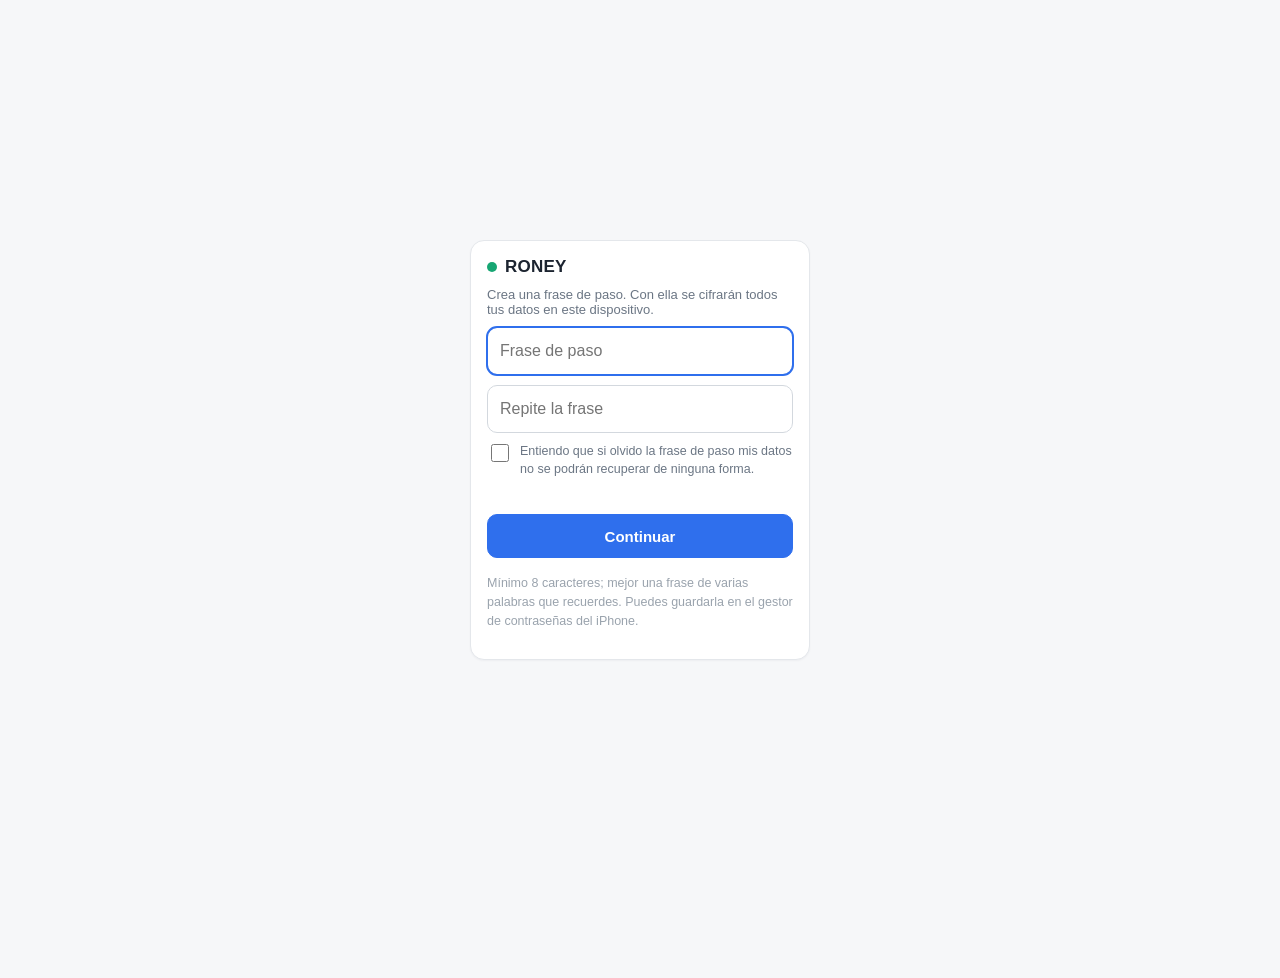
<file: roney/index.html>
<!DOCTYPE html>
<html lang="es">
<head>
<meta charset="UTF-8">
<!-- Política de seguridad de contenido (CSP). La impone el propio navegador:
     - connect-src 'self': la página no puede abrir conexiones (fetch, XHR,
       WebSocket...) a ningún dominio ajeno, así que aunque se colara código
       malicioso no podría enviar tus datos a un servidor de terceros.
     - script-src/style-src: solo el código incluido en este archivo; se
       prohíbe cargar scripts o estilos externos. 'unsafe-inline' es
       necesario porque la app usa atributos onclick; por eso, como segunda
       barrera, los backups importados se validan (validateBackup).
     - Sin 'unsafe-eval': no se puede ejecutar texto como código (eval).
     - form-action 'none' y base-uri 'none': ningún formulario puede enviar
       datos fuera ni se puede redirigir la base de las rutas relativas.
     - img-src permite data:/blob: (iconos SVG del CSS y exportación). -->
<meta http-equiv="Content-Security-Policy" content="default-src 'none'; script-src 'unsafe-inline'; style-src 'unsafe-inline'; img-src 'self' data: blob:; manifest-src 'self'; worker-src 'self'; connect-src 'self'; form-action 'none'; base-uri 'none'; object-src 'none'">
<meta name="referrer" content="no-referrer">
<meta name="viewport" content="width=device-width, initial-scale=1, maximum-scale=1, viewport-fit=cover">
<title>Roney</title>
<link rel="manifest" href="manifest.json">
<meta name="theme-color" content="#F6F7F9" media="(prefers-color-scheme: light)">
<meta name="theme-color" content="#0F1318" media="(prefers-color-scheme: dark)">
<meta name="apple-mobile-web-app-capable" content="yes">
<meta name="apple-mobile-web-app-status-bar-style" content="black-translucent">
<meta name="apple-mobile-web-app-title" content="Roney">
<link rel="apple-touch-icon" sizes="180x180" href="icons/icon-180.png?v=2">
<link rel="icon" type="image/png" sizes="32x32" href="icons/icon-32.png?v=2">
<style>
  :root{
    --bg:#F6F7F9; --card:#FFFFFF; --border:#E4E7EB; --border-strong:#D3D8DE;
    --text:#1C2430; --muted:#6B7684; --muted-2:#9AA3AD;
    --primary:#2F6FED; --primary-ink:#FFFFFF;
    --income:#17A673; --expense:#E0533D; --cash:#C98A1F; --social:#B54EA0; --goal:#0EA5A0;
    --danger:#D3402E; --radius:14px; --radius-sm:10px;
    /* Colores de superficie que cambian en modo oscuro. Se definen como
       variables para no repetir colores fijos (#fff...) por el código. */
    --input-bg:#FFFFFF; --soft-primary:#EEF3FE; --soft-unread:#F7FAFF; --soft-danger:#FDEDEE;
    --toast-bg:#1C2430; --shadow:0 1px 2px rgba(20,30,40,.04);
    --nav-h:62px;
    color-scheme:light;
  }
  /* Modo oscuro automático según el ajuste del sistema (iOS: Ajustes →
     Pantalla y brillo). Solo se redefinen variables; el resto del CSS no
     cambia. Los colores semánticos se aclaran un poco para mantener el
     contraste sobre fondo oscuro. */
  @media (prefers-color-scheme: dark){
    :root{
      --bg:#0F1318; --card:#181D24; --border:#262D36; --border-strong:#36404B;
      --text:#E8ECF1; --muted:#9AA4B0; --muted-2:#6F7A86;
      --primary:#4C84F5; --income:#2BBF86; --expense:#F06A55; --cash:#D9A03A; --social:#C96BB5; --goal:#22B8B3;
      --danger:#F0604D;
      --input-bg:#11161C; --soft-primary:#1B2A44; --soft-unread:#172131; --soft-danger:#3A1D1A;
      --toast-bg:#E8ECF1; --shadow:none;
      color-scheme:dark;
    }
    .toast{color:#0F1318 !important;}
  }
  *{box-sizing:border-box;}
  html{-webkit-text-size-adjust:100%;text-size-adjust:100%;}
  html,body{margin:0;padding:0;background:var(--bg);color:var(--text);
    font-family:-apple-system,BlinkMacSystemFont,"Segoe UI",Roboto,Helvetica,Arial,sans-serif;
    -webkit-tap-highlight-color:transparent;overflow-x:hidden;}
  /* La barra inferior es fija: el contenido necesita un margen igual a su
     altura MÁS la zona del indicador de inicio del iPhone; si no, lo último
     de cada pantalla queda tapado. */
  body{padding-bottom:calc(var(--nav-h) + env(safe-area-inset-bottom) + 16px);}
  h1,h2,h3{margin:0;}
  button{font-family:inherit;cursor:pointer;color:inherit;}
  input,select,textarea{font-family:inherit;font-size:16px;}
  /* Fondo y texto de los campos ligados a variables: así los inputs con
     estilo en línea también se adaptan al modo oscuro. */
  input:not([type=checkbox]):not([type=range]):not([type=color]):not([type=file]), select, textarea{
    background-color:var(--input-bg);color:var(--text);
  }
  input:focus, select:focus, textarea:focus{outline:2px solid var(--primary);outline-offset:-1px;}
  .hidden{display:none !important;}

  /* Con status-bar-style "black-translucent" el contenido se dibuja bajo
     la barra de estado/Dynamic Island; safe-area-inset-top reserva ese
     espacio para que el logo y los iconos no queden debajo. */
  header.topbar{position:sticky;top:0;z-index:20;background:var(--bg);
    border-bottom:1px solid var(--border);padding:calc(10px + env(safe-area-inset-top)) 12px 10px 16px;
    display:flex;align-items:center;justify-content:space-between;}
  .brand{display:flex;align-items:center;gap:8px;font-weight:700;font-size:17px;letter-spacing:.2px;}
  .brand-dot{width:10px;height:10px;border-radius:99px;background:var(--income);}
  .icon-btn{border:none;background:transparent;color:var(--muted);padding:8px;border-radius:99px;display:flex;position:relative;transition:transform .12s, background .12s;}
  .icon-btn:active{background:var(--border);transform:scale(.92);}
  .icon-badge{position:absolute;top:4px;right:4px;width:8px;height:8px;border-radius:99px;background:var(--danger);border:1.5px solid var(--bg);}
  main{max-width:520px;margin:0 auto;padding:16px;display:flex;flex-direction:column;gap:14px;}

  nav.bottomnav{position:fixed;left:0;right:0;bottom:0;z-index:20;background:var(--card);
    border-top:1px solid var(--border);padding-bottom:env(safe-area-inset-bottom);}
  .navgrid{max-width:520px;margin:0 auto;display:grid;grid-template-columns:repeat(6,1fr);}
  .navitem{display:flex;flex-direction:column;align-items:center;gap:2px;padding:8px 1px;min-height:var(--nav-h);justify-content:center;
    background:none;border:none;color:var(--muted-2);font-size:10px;transition:color .15s, transform .15s;}
  .navitem.active{color:var(--primary);transform:translateY(-1px);}
  .navitem svg{width:19px;height:19px;}

  .card{background:var(--card);border:1px solid var(--border);border-radius:var(--radius);padding:16px;
    box-shadow:var(--shadow);transition:box-shadow .15s;min-width:0;}
  .row{display:flex;align-items:center;justify-content:space-between;gap:10px;}
  .stack{display:flex;flex-direction:column;gap:10px;}
  .label{color:var(--muted);font-size:13px;}
  .muted{color:var(--muted);}
  .muted-2{color:var(--muted-2);}
  .num{font-variant-numeric:tabular-nums;}
  .big{font-size:28px;font-weight:700;}
  .divider{border:none;border-top:1px solid var(--border);margin:4px 0;}
  .list-item{display:flex;align-items:center;justify-content:space-between;padding:11px 0;border-bottom:1px solid var(--border);gap:10px;}
  .list-item:last-child{border-bottom:none;}
  .badge{font-size:11px;padding:2px 8px;border-radius:99px;background:var(--border);color:var(--muted);}
  .badge.new{background:var(--soft-danger);color:var(--danger);}
  .dot{width:9px;height:9px;border-radius:99px;flex:0 0 auto;display:inline-block;}
  .avatar{width:34px;height:34px;border-radius:10px;display:flex;align-items:center;justify-content:center;flex:0 0 auto;color:#fff;}
  .item-left{display:flex;align-items:center;gap:10px;min-width:0;}
  .item-text{min-width:0;}
  .item-text .t1{overflow:hidden;text-overflow:ellipsis;white-space:nowrap;}

  .btn{border-radius:var(--radius-sm);border:1px solid var(--border-strong);background:var(--card);
    color:var(--text);padding:11px 14px;font-size:15px;font-weight:600;min-height:44px;
    transition:transform .1s, opacity .1s;}
  .btn:active{opacity:.75;transform:scale(.97);}
  .btn.block{width:100%;}
  .btn.primary{background:var(--primary);border-color:var(--primary);color:var(--primary-ink);}
  .btn.income{background:var(--income);border-color:var(--income);color:#fff;}
  .btn.expense{background:var(--expense);border-color:var(--expense);color:#fff;}
  .btn.social{background:var(--social);border-color:var(--social);color:#fff;}
  .btn.goal{background:var(--goal);border-color:var(--goal);color:#fff;}
  .btn.ghost{background:transparent;border-color:transparent;color:var(--muted);}
  .btn.danger{background:transparent;border-color:var(--danger);color:var(--danger);}
  .btn.small{padding:7px 10px;font-size:13px;min-height:36px;}
  .btn[disabled]{opacity:.4;}
  .btn-row{display:flex;gap:8px;}
  .btn-row .btn{flex:1;}
  .kindrow .btn{ font-size:13.5px; padding:11px 6px; white-space:normal; line-height:1.2; text-align:center; }

  .quick-row{display:grid;grid-template-columns:repeat(3,1fr);gap:8px;}
  .quick-btn{display:flex;flex-direction:column;align-items:center;gap:6px;padding:12px 6px;border-radius:var(--radius-sm);
    border:1px solid var(--border);background:var(--card);font-size:12.5px;font-weight:600;transition:transform .1s;}
  .quick-btn:active{transform:scale(.95);}
  .quick-ico{width:34px;height:34px;border-radius:99px;display:flex;align-items:center;justify-content:center;color:#fff;}

  label.field{display:flex;flex-direction:column;gap:5px;font-size:13px;color:var(--muted);}
  .field input, .field select, .field textarea{
    border:1px solid var(--border-strong);border-radius:var(--radius-sm);padding:11px 12px;
    background-color:var(--input-bg);color:var(--text);min-height:44px;}
  .field textarea{min-height:70px;}
  .grid2{display:grid;grid-template-columns:1fr 1fr;gap:10px;}
  .grid3{display:grid;grid-template-columns:1fr 1fr 1fr;gap:8px;}
  /* Los elementos de grid/flex no se encogen por debajo del ancho de su
     contenido por defecto: un <input type="date"> o <select> nativo puede
     entonces salirse de su columna y desbordar la tarjeta. min-width:0
     fuerza a que respeten el ancho disponible en vez del intrínseco. */
  .grid2 > *, .grid3 > *, .btn-row > *, label.field{ min-width:0; }
  .field input, .field select, .field textarea{ width:100%; max-width:100%; }
  input[type="date"], input[type="color"]{ min-width:0; }

  /* input[type=date] y select traen estilo nativo del sistema operativo que
     no siempre respeta las mismas medidas que el resto de campos (altura,
     padding), así que se normalizan explícitamente para que se vean igual
     que un input de texto normal. */
  .field input[type="date"]{
    height:44px; min-height:44px; padding:0 12px; line-height:normal;
    -webkit-appearance:none; appearance:none;
  }
  .field select{
    height:44px; min-height:44px;
    -webkit-appearance:none; appearance:none;
    background-image:url("data:image/svg+xml;charset=UTF-8,%3Csvg xmlns='http://www.w3.org/2000/svg' viewBox='0 0 24 24' fill='none' stroke='%236B7684' stroke-width='2'%3E%3Cpath d='M6 9l6 6 6-6'/%3E%3C/svg%3E");
    background-repeat:no-repeat;
    background-position:right 12px center;
    background-size:15px;
    padding-right:34px;
    overflow:hidden; text-overflow:ellipsis; white-space:nowrap;
  }
  .checkrow{display:flex;align-items:center;gap:9px;padding:9px 0;border-bottom:1px solid var(--border);font-size:15px;}
  .checkrow:last-child{border-bottom:none;}
  .checkrow input{width:19px;height:19px;}
  .payrow{display:flex;align-items:center;justify-content:space-between;gap:8px;padding:6px 0;}
  .payrow span{font-size:14px;flex:1;min-width:0;overflow:hidden;text-overflow:ellipsis;white-space:nowrap;}
  .payrow input{width:100px;flex:0 0 auto;border:1px solid var(--border-strong);border-radius:var(--radius-sm);padding:8px 9px;text-align:right;min-width:0;}

  .tabs{display:flex;gap:6px;overflow-x:auto;padding-bottom:2px;}
  .tabs .btn{white-space:nowrap;}

  .empty{color:var(--muted-2);font-size:14px;padding:10px 2px;line-height:1.5;}
  .helper{color:var(--muted-2);font-size:12.5px;line-height:1.5;margin-top:6px;}

  .meter{background:var(--bg);height:8px;border-radius:6px;overflow:hidden;border:1px solid var(--border);}
  .meter-fill{height:100%;transition:width .5s ease;}

  input[type="range"]{width:100%;accent-color:var(--primary);height:30px;}

  .lock-wrap{min-height:100vh;min-height:100dvh;display:flex;align-items:center;justify-content:center;padding:20px;}
  .lock-card{width:100%;max-width:340px;}
  .pin-input{text-align:center;letter-spacing:8px;font-size:22px;font-family:ui-monospace,monospace;}

  .kv{display:flex;justify-content:space-between;font-size:14px;padding:3px 0;}
  svg text{font-family:-apple-system,Helvetica,Arial,sans-serif;}
  .toast{position:fixed;left:50%;top:calc(12px + env(safe-area-inset-top));transform:translateX(-50%);background:var(--toast-bg);color:#fff;
    padding:10px 16px;border-radius:99px;font-size:13px;z-index:60;box-shadow:0 6px 18px rgba(0,0,0,.2);
    display:flex;align-items:center;gap:12px;max-width:calc(100vw - 32px);}
  .toast-action{background:none;border:none;color:var(--primary);font-weight:700;font-size:13px;padding:2px 0;}

  .overlay{position:fixed;inset:0;background:rgba(15,20,25,.45);display:flex;align-items:center;justify-content:center;
    z-index:70;padding:20px;}
  .overlay .card{max-width:340px;width:100%;}

  .donut-wrap{display:flex;gap:16px;align-items:center;flex-wrap:wrap;}
  .legend{flex:1;min-width:140px;display:flex;flex-direction:column;gap:6px;}
  .legend-row{display:flex;align-items:center;justify-content:space-between;font-size:12.5px;gap:6px;}

  .subnav{display:flex;gap:6px;}
  .subnav .btn{flex:1;}
  .notif-card{border-left:3px solid var(--border-strong);}
  .notif-card.unread{border-left-color:var(--primary);background:var(--soft-unread);}

  /* Selector segmentado (Ingreso/Gasto/Transferencia). Sustituye a tres
     botones sueltos: un único contenedor con segmentos iguales y texto más
     compacto evita que «Transferencia» desborde en pantallas de 375–393 px
     (ver docs/IMG_7539.PNG). */
  /* Análisis */
  .kpis{display:grid;grid-template-columns:1fr 1fr;gap:10px;}
  .kpi{background:var(--card);border:1px solid var(--border);border-radius:var(--radius);padding:12px;min-width:0;box-shadow:var(--shadow);}
  .kpi .v{font-size:18px;font-weight:700;margin-top:2px;overflow:hidden;text-overflow:ellipsis;white-space:nowrap;}
  .kpi .s{font-size:11.5px;color:var(--muted-2);margin-top:3px;line-height:1.35;}
  .chart-tip{font-size:12.5px;color:var(--muted);background:var(--bg);border-radius:8px;padding:7px 10px;margin-top:6px;min-height:32px;line-height:1.4;}
  .chart-legend{display:flex;gap:12px;flex-wrap:wrap;font-size:11.5px;color:var(--muted);margin-top:2px;}
  .chart-legend i{display:inline-block;width:9px;height:9px;border-radius:2px;margin-right:4px;vertical-align:-1px;}
  [data-chart]{cursor:pointer;}
  circle[data-chart].sel{stroke:var(--text);stroke-width:2px;}
  /* Selección: la columna táctil (rect sin esquinas) se sombrea; las barras
     visibles (con rx) solo se perfilan, sin cambiar su color. */
  rect[data-chart]:not([rx]).sel{fill:var(--text) !important;opacity:.08;}
  rect[data-chart][rx].sel{stroke:var(--text);stroke-width:1.5px;}
  .heat{display:grid;grid-template-columns:repeat(7,minmax(0,1fr));gap:4px;}
  .heat .h{aspect-ratio:1;border-radius:7px;font-size:11.5px;display:flex;align-items:center;justify-content:center;
    border:1px solid var(--border);color:var(--text);padding:0;background:transparent;min-width:0;}
  .heat .h.sel{outline:2px solid var(--text);outline-offset:-1px;}
  .heat .dow{font-size:10.5px;color:var(--muted-2);text-align:center;}
  .tap{cursor:pointer;}
  .legend-row.tap{padding:3px 0;}
  .seg{display:grid;grid-auto-flow:column;grid-auto-columns:1fr;gap:3px;padding:3px;
    background:var(--bg);border:1px solid var(--border);border-radius:var(--radius-sm);}
  .seg > button{min-width:0;border:none;background:transparent;border-radius:8px;padding:9px 2px;min-height:38px;
    font-size:13.5px;font-weight:600;color:var(--muted);white-space:nowrap;overflow:hidden;text-overflow:ellipsis;
    transition:background .12s,color .12s;}
  .seg > button.on{background:var(--card);color:var(--text);box-shadow:0 1px 3px rgba(0,0,0,.12);}
  .seg > button.on.income{background:var(--income);color:#fff;}
  .seg > button.on.expense{background:var(--expense);color:#fff;}
  .seg > button.on.primary{background:var(--primary);color:#fff;}
  .month-head{display:flex;justify-content:space-between;align-items:baseline;font-size:12.5px;color:var(--muted);
    padding:12px 0 4px;border-bottom:1px solid var(--border);font-weight:600;}
  .tx-note{font-size:12px;color:var(--muted);overflow:hidden;text-overflow:ellipsis;white-space:nowrap;}
  .tx-main{min-width:0;flex:1;}
  .tx-main .t1{overflow:hidden;text-overflow:ellipsis;white-space:nowrap;font-size:15px;}
  .tx-main .muted-2{overflow:hidden;text-overflow:ellipsis;white-space:nowrap;}
  .search{width:100%;border:1px solid var(--border-strong);border-radius:var(--radius-sm);padding:10px 12px;min-height:44px;}
  select.search{height:44px;-webkit-appearance:none;appearance:none;padding-right:30px;
    background-image:url("data:image/svg+xml;charset=UTF-8,%3Csvg xmlns='http://www.w3.org/2000/svg' viewBox='0 0 24 24' fill='none' stroke='%236B7684' stroke-width='2'%3E%3Cpath d='M6 9l6 6 6-6'/%3E%3C/svg%3E");
    background-repeat:no-repeat;background-position:right 10px center;background-size:14px;
    overflow:hidden;text-overflow:ellipsis;white-space:nowrap;}
  input[type="search"]{-webkit-appearance:none;appearance:none;}
  .profile-opt{text-align:left;border-radius:var(--radius-sm);padding:12px;border:1px solid var(--border);background:transparent;transition:border-color .15s, background .15s;}
  .profile-opt.on{border-color:var(--primary);background:var(--soft-primary);}
  .stat{font-size:20px;font-weight:700;}
  @media (prefers-reduced-motion: reduce){ *{transition:none !important;} }
</style>
</head>
<body>

<div id="lockScreen" class="lock-wrap hidden">
  <div class="card lock-card stack">
    <div class="brand"><span class="brand-dot"></span>RONEY</div>
    <p class="muted" id="lockText" style="font-size:13px;margin:0;"></p>
    <!-- Formulario real (sin envío) con usuario oculto: así el gestor de
         contraseñas de iOS puede ofrecer guardar y rellenar la frase. -->
    <form class="stack" onsubmit="event.preventDefault();Roney.submitPin();" autocomplete="on">
      <input type="text" name="username" value="Roney" autocomplete="username" hidden readonly>
      <input id="pinInput" name="password" type="password" autocapitalize="off" autocorrect="off" spellcheck="false" style="border:1px solid var(--border-strong);border-radius:var(--radius-sm);padding:12px;min-height:48px;">
      <input id="pinConfirm" class="hidden" type="password" autocomplete="new-password" autocapitalize="off" autocorrect="off" spellcheck="false" style="border:1px solid var(--border-strong);border-radius:var(--radius-sm);padding:12px;min-height:48px;">
      <label id="lockAck" class="hidden" style="display:flex;gap:8px;align-items:flex-start;font-size:12.5px;color:var(--muted);line-height:1.4;">
        <input id="lockAckCheck" type="checkbox" style="width:18px;height:18px;flex:0 0 auto;margin-top:1px;">
        Entiendo que si olvido la frase de paso mis datos no se podrán recuperar de ninguna forma.
      </label>
      <div id="lockError" role="alert" style="color:var(--danger);font-size:12.5px;min-height:16px;"></div>
      <button id="lockBtn" type="submit" class="btn primary block">Continuar</button>
    </form>
    <p class="helper" id="lockHelp"></p>
  </div>
</div>

<div id="app" class="hidden">
  <header class="topbar">
    <div class="brand"><span class="brand-dot"></span>RONEY</div>
    <div style="display:flex;gap:2px;">
      <button class="icon-btn" title="Notificaciones" aria-label="Notificaciones" onclick="Roney.goTab('notificaciones')">
        <svg viewBox="0 0 24 24" fill="none" width="20" height="20" stroke="currentColor" stroke-width="2"><path d="M6 8a6 6 0 1 1 12 0c0 7 3 9 3 9H3s3-2 3-9"/><path d="M10.3 21a1.94 1.94 0 0 0 3.4 0"/></svg>
        <span id="notifBadge" class="icon-badge hidden"></span>
      </button>
      <button class="icon-btn" title="Perfil" aria-label="Perfil" onclick="Roney.goTab('perfil')">
        <svg viewBox="0 0 24 24" fill="none" width="20" height="20" stroke="currentColor" stroke-width="2"><circle cx="12" cy="8" r="4"/><path d="M4 20c0-4 4-6 8-6s8 2 8 6"/></svg>
      </button>
      <button class="icon-btn" title="Ajustes" aria-label="Ajustes" onclick="Roney.goTab('ajustes')">
        <svg viewBox="0 0 24 24" fill="none" width="20" height="20" stroke="currentColor" stroke-width="2"><circle cx="12" cy="12" r="3"/><path d="M19.4 15a1.7 1.7 0 0 0 .3 1.9l.1.1a2 2 0 1 1-2.8 2.8l-.1-.1a1.7 1.7 0 0 0-1.9-.3 1.7 1.7 0 0 0-1 1.6V21a2 2 0 1 1-4 0v-.2a1.7 1.7 0 0 0-1-1.5 1.7 1.7 0 0 0-1.9.3l-.1.1a2 2 0 1 1-2.8-2.8l.1-.1a1.7 1.7 0 0 0 .3-1.9 1.7 1.7 0 0 0-1.6-1H3a2 2 0 1 1 0-4h.2a1.7 1.7 0 0 0 1.5-1 1.7 1.7 0 0 0-.3-1.9l-.1-.1a2 2 0 1 1 2.8-2.8l.1.1a1.7 1.7 0 0 0 1.9.3H9a1.7 1.7 0 0 0 1-1.6V3a2 2 0 1 1 4 0v.2a1.7 1.7 0 0 0 1 1.5 1.7 1.7 0 0 0 1.9-.3l.1-.1a2 2 0 1 1 2.8 2.8l-.1.1a1.7 1.7 0 0 0-.3 1.9V9a1.7 1.7 0 0 0 1.6 1H21a2 2 0 1 1 0 4h-.2a1.7 1.7 0 0 0-1.5 1z"/></svg>
      </button>
      <button class="icon-btn" title="Bloquear" aria-label="Bloquear" onclick="Roney.lockApp()">
        <svg viewBox="0 0 24 24" fill="none" width="20" height="20" stroke="currentColor" stroke-width="2"><rect x="5" y="11" width="14" height="10" rx="2"/><path d="M8 11V7a4 4 0 0 1 8 0v4"/></svg>
      </button>
    </div>
  </header>
  <main id="main"></main>
  <nav class="bottomnav">
    <div class="navgrid" id="navgrid"></div>
  </nav>
</div>

<div id="confirmOverlay" class="overlay hidden" role="dialog" aria-modal="true" aria-labelledby="confirmText" onclick="if(event.target===this) Roney.confirmNo()">
  <div class="card stack">
    <p id="confirmText" style="font-size:14.5px;line-height:1.5;margin:0;"></p>
    <div class="btn-row">
      <button class="btn" onclick="Roney.confirmNo()">Cancelar</button>
      <button id="confirmOk" class="btn danger" onclick="Roney.confirmYes()">Confirmar</button>
    </div>
    <button id="confirmAlt" class="btn block hidden" onclick="Roney.confirmAlt()"></button>
  </div>
</div>

<div id="passOverlay" class="overlay hidden" role="dialog" aria-modal="true" aria-labelledby="passText">
  <form class="card stack" onsubmit="event.preventDefault();Roney.passOk();">
    <p id="passText" style="font-size:14.5px;line-height:1.5;margin:0;"></p>
    <input id="passInput" type="password" autocomplete="current-password" autocapitalize="off" autocorrect="off" spellcheck="false" placeholder="Frase de paso" style="border:1px solid var(--border-strong);border-radius:var(--radius-sm);padding:12px;min-height:46px;">
    <div class="btn-row">
      <button type="button" class="btn" onclick="Roney.passCancel()">Cancelar</button>
      <button type="submit" class="btn primary">Aceptar</button>
    </div>
  </form>
</div>

<div id="toast" class="toast hidden" role="status" aria-live="polite"></div>

<script>
/* ==========================================================================
   RONEY — aplicación de seguimiento financiero personal
   100% independiente: HTML+CSS+JS autocontenido, sin llamadas externas,
   sin dependencias de terceros ni de Claude. Persistencia en localStorage
   del navegador (por dispositivo).

   Nota de fiabilidad: en iOS, cuando esta app se añade a la pantalla de
   inicio (modo standalone), los diálogos nativos confirm()/alert() no se
   muestran de forma fiable. Por eso todas las confirmaciones usan un
   modal propio (showConfirm) en lugar de confirm().

   Nota sobre "notificaciones": no son notificaciones push del sistema
   operativo (esta app no tiene servidor ni permisos para eso). Son avisos
   que se generan dentro de la propia app cada vez que la abres, si toca
   revisar algo (movimiento recurrente pendiente, informe mensual nuevo...).
   ========================================================================== */

const STORAGE_KEY = "roney_state_v1";
const PIN_KEY = "roney_pin_v1";
/* Versión visible en Ajustes. Súbela junto con CACHE_NAME de sw.js para
   poder comprobar en el iPhone qué versión se está ejecutando. */
const APP_VERSION = "2.3";
const SOCIAL_CONCEPT_COLOR = "#B54EA0";

const NAV = [
  {id:"inicio", label:"Inicio", icon:'<path d="M3 11l9-7 9 7"/><path d="M5 10v10h14V10"/>'},
  {id:"cuentas", label:"Cuentas", icon:'<rect x="3" y="7" width="18" height="13" rx="2"/><path d="M3 11h18"/><path d="M7 15h4"/>'},
  {id:"movimientos", label:"Movs.", icon:'<path d="M7 7h13M7 7l-4 4M7 7l-4-4"/><path d="M17 17H4M17 17l4 4M17 17l4-4"/>'},
  {id:"social", label:"Social", icon:'<circle cx="8" cy="8" r="3"/><circle cx="17" cy="9" r="2.6"/><path d="M2 20c0-3.3 2.7-5.5 6-5.5s6 2.2 6 5.5"/><path d="M14.5 14.8c2.6.3 4.5 2.2 4.5 5.2"/>'},
  {id:"objetivos", label:"Objetivos", icon:'<circle cx="12" cy="12" r="9"/><circle cx="12" cy="12" r="4.5"/><circle cx="12" cy="12" r="0.6" fill="currentColor"/>'},
  {id:"analisis", label:"Análisis", icon:'<path d="M4 20V10"/><path d="M11 20V4"/><path d="M18 20v-7"/>'},
];

const DEFAULT_STATE = {
  accounts: [], bundles: [], concepts: [], transactions: [],
  profile: null, monthlyIncome: 0, social: [], customSplit: null,
  recurring: [], notifications: [], goals: [], loans: [],
  /* settings: preferencias de la app (bloqueo automático, fecha de la última
     copia de seguridad). budgetAlerts: avisos de presupuesto ya emitidos,
     para no repetirlos ("AAAA-MM|conceptId|nivel"). */
  settings: {}, budgetAlerts: [],
};
/* Copia profunda del estado por defecto. Con {...DEFAULT_STATE} los arrays
   se compartían entre la plantilla y el estado real, de modo que tras
   borrar o importar datos la plantilla podía quedar "contaminada". */
function freshState(){ return JSON.parse(JSON.stringify(DEFAULT_STATE)); }

let state = null;
let ui = {
  tab: "inicio", socialSelected: null, txForm: {}, forms: {}, settleFlow: null,
  customSplitDraft: null, expenseForm: {}, objTab: "metas", showHistorial: false,
  amortCalc: {principal:10000, rate:6, months:36, result:null},
};

/* ------------------------------ utilidades ------------------------------ */

function uid(){ return Date.now().toString(36) + Math.random().toString(36).slice(2,8); }
function escapeHtml(s){
  return String(s ?? "").replace(/[&<>"']/g, c => ({"&":"&amp;","<":"&lt;",">":"&gt;",'"':"&quot;","'":"&#39;"}[c]));
}
function eur(n){
  const v = Number(n)||0;
  return v.toLocaleString("es-ES", {style:"currency", currency:"EUR", maximumFractionDigits:2});
}
function eurShort(n){ return Math.round(Number(n)||0) + "€"; }
/* Fecha local en formato AAAA-MM-DD. Antes se usaba toISOString(), que
   devuelve la fecha en UTC: en España (UTC+1/+2), un movimiento registrado
   entre las 00:00 y las 01:00/02:00 quedaba fechado el día anterior, y el
   día 1 de mes a esas horas contaba en el mes anterior. */
function localISO(d){
  return `${d.getFullYear()}-${String(d.getMonth()+1).padStart(2,"0")}-${String(d.getDate()).padStart(2,"0")}`;
}
function todayISO(){ return localISO(new Date()); }
function fmtDate(iso){
  if(!iso) return "";
  const [y,m,d] = iso.split("-").map(Number);
  return `${d} ${MONTHS[m-1].slice(0,3)} ${y}`;
}
/* Convierte el texto de un campo de importe a número. Acepta coma o punto
   decimal ("12,50" o "12.50") porque el teclado numérico de iOS en español
   muestra coma; con <input type="number"> Safari puede devolver "" ante una
   coma y el importe se perdía. Devuelve NaN si no es un número válido.
   Se redondea a céntimos para no arrastrar decimales espurios. */
function parseAmount(raw){
  let s = String(raw ?? "").trim().replace(/\s|€/g, "");
  if(!s) return NaN;
  // "1.234,56" → separador de miles "." y decimal ","
  if(s.includes(",") && s.includes(".")) s = s.replace(/\./g, "").replace(",", ".");
  else s = s.replace(",", ".");
  if(!/^-?\d*\.?\d+$/.test(s)) return NaN;
  return Math.round(Number(s)*100)/100;
}
/* Lee y valida un campo de importe del DOM. */
function amountFrom(id){ const el = document.getElementById(id); return el ? parseAmount(el.value) : NaN; }
/* HTML de un campo de importe: texto con teclado decimal (ver parseAmount). */
function moneyInput(id, value, extra){
  const v = (value===undefined || value===null || value==="") ? "" : String(value).replace(".", ",");
  return `<input id="${id}" type="text" inputmode="decimal" autocomplete="off" placeholder="0,00" value="${v}" ${extra||""}>`;
}
function monthKey(iso){ return iso ? iso.slice(0,7) : ""; }
function yearOf(iso){ return iso ? iso.slice(0,4) : ""; }
function monthNumOf(iso){ return iso ? parseInt(iso.slice(5,7),10)-1 : 0; }
function addMonths(ym, delta){
  const [y,m] = ym.split("-").map(Number);
  const d = new Date(y, m-1+delta, 1);
  return `${d.getFullYear()}-${String(d.getMonth()+1).padStart(2,"0")}`;
}
function daysBetween(isoA, isoB){
  return Math.round((new Date(isoB) - new Date(isoA)) / 86400000);
}
const MONTHS = ["enero","febrero","marzo","abril","mayo","junio","julio","agosto","septiembre","octubre","noviembre","diciembre"];

function toCents(n){ return Math.round((Number(n)||0)*100); }
function fromCents(c){ return c/100; }

/* Aviso breve. Con action={label, fn} muestra un botón (p. ej. «Deshacer»)
   y permanece más tiempo para dar margen a pulsarlo. */
function toast(msg, action){
  const t = document.getElementById("toast");
  t.innerHTML = "";
  const span = document.createElement("span"); span.textContent = msg; t.appendChild(span);
  if(action){
    const b = document.createElement("button");
    b.className = "toast-action"; b.textContent = action.label;
    b.onclick = () => { t.classList.add("hidden"); clearTimeout(toast._h); action.fn(); };
    t.appendChild(b);
  }
  t.classList.remove("hidden");
  clearTimeout(toast._h);
  toast._h = setTimeout(()=>t.classList.add("hidden"), action ? 5000 : 2200);
}

/* --------------------------- confirmación propia -------------------------- */

let pendingConfirm = null;
let pendingAlt = null;
/* opts.okLabel cambia el texto del botón; opts.safe=true lo pinta como
   acción normal (no destructiva). */
function showConfirm(message, onConfirm, opts){
  opts = opts || {};
  pendingConfirm = onConfirm;
  document.getElementById("confirmText").textContent = message;
  const ok = document.getElementById("confirmOk");
  ok.textContent = opts.okLabel || "Confirmar";
  ok.className = "btn " + (opts.safe ? "primary" : "danger");
  // Tercera opción opcional (p. ej. elegir entre dos formatos de exportación).
  const alt = document.getElementById("confirmAlt");
  pendingAlt = opts.onAlt || null;
  alt.textContent = opts.altLabel || "";
  alt.classList.toggle("hidden", !opts.onAlt);
  document.getElementById("confirmOverlay").classList.remove("hidden");
}
window.Roney = window.Roney || {};
Roney.confirmYes = function(){
  document.getElementById("confirmOverlay").classList.add("hidden");
  const fn = pendingConfirm; pendingConfirm = null;
  if(fn) fn();
};
Roney.confirmNo = function(){
  document.getElementById("confirmOverlay").classList.add("hidden");
  pendingConfirm = null; pendingAlt = null;
};
Roney.confirmAlt = function(){
  document.getElementById("confirmOverlay").classList.add("hidden");
  const fn = pendingAlt; pendingAlt = null; pendingConfirm = null;
  if(fn) fn();
};

/* ------------------------------ cifrado ---------------------------------- */
/* Cofre cifrado (clave VAULT_KEY en localStorage):
     {v:1, kdf:"PBKDF2-SHA256", iter, salt, iv, ct}   (binarios en base64)
   - La clave AES-256-GCM se deriva de la frase de paso con PBKDF2-SHA256 y
     una sal aleatoria de 16 bytes. 600 000 iteraciones es la cifra que
     recomienda OWASP (2023) para PBKDF2-SHA256: encarece cada intento de
     adivinar la frase si alguien copia el almacenamiento.
   - GCM autentica además de cifrar: una frase incorrecta o un cofre
     manipulado hacen fallar el descifrado (no devuelve datos basura).
   - Cada guardado usa un IV (nonce) aleatorio nuevo de 12 bytes; reutilizar
     un IV con la misma clave rompería la seguridad de GCM.
   - La clave derivada se marca como no extraíble y solo vive en memoria
     mientras la app está desbloqueada; al bloquear se descarta.
   Todo usa WebCrypto, que viene con el navegador: sin librerías. */
const VAULT_KEY = "roney_vault_v1";
const KDF_ITER = 600000;
let vaultKey = null;   // CryptoKey en memoria mientras la app está abierta
let vaultSalt = null;  // Uint8Array de la sal del cofre actual
let vaultIter = KDF_ITER;

function b64(bytes){ let s=""; bytes.forEach(b=>s+=String.fromCharCode(b)); return btoa(s); }
function unb64(str){ const s=atob(str); const out=new Uint8Array(s.length); for(let i=0;i<s.length;i++) out[i]=s.charCodeAt(i); return out; }
function randomBytes(n){ return crypto.getRandomValues(new Uint8Array(n)); }

async function deriveKey(passphrase, salt, iter){
  const base = await crypto.subtle.importKey("raw", new TextEncoder().encode(passphrase.normalize("NFC")), "PBKDF2", false, ["deriveKey"]);
  return crypto.subtle.deriveKey({name:"PBKDF2", hash:"SHA-256", salt, iterations:iter},
    base, {name:"AES-GCM", length:256}, false, ["encrypt","decrypt"]);
}
async function encryptJSON(key, obj){
  const iv = randomBytes(12);
  const ct = new Uint8Array(await crypto.subtle.encrypt({name:"AES-GCM", iv}, key, new TextEncoder().encode(JSON.stringify(obj))));
  return {iv:b64(iv), ct:b64(ct)};
}
/* Lanza una excepción si la clave no es la correcta o el contenido se ha alterado. */
async function decryptJSON(key, ivB64, ctB64){
  const pt = await crypto.subtle.decrypt({name:"AES-GCM", iv:unb64(ivB64)}, key, unb64(ctB64));
  return JSON.parse(new TextDecoder().decode(pt));
}
/* Sobre cifrado completo (cofre o copia de seguridad) a partir de una frase. */
async function sealWithPassphrase(obj, passphrase, iter){
  const salt = randomBytes(16);
  const key = await deriveKey(passphrase, salt, iter||KDF_ITER);
  return {key, salt, envelope:{v:1, kdf:"PBKDF2-SHA256", iter:iter||KDF_ITER, salt:b64(salt), ...(await encryptJSON(key, obj))}};
}
async function openWithPassphrase(envelope, passphrase){
  const salt = unb64(envelope.salt);
  const key = await deriveKey(passphrase, salt, envelope.iter);
  const data = await decryptJSON(key, envelope.iv, envelope.ct);
  return {key, salt, data};
}
function hasVault(){ return !!localStorage.getItem(VAULT_KEY); }
function readVault(){ try{ return JSON.parse(localStorage.getItem(VAULT_KEY)); }catch(e){ return null; } }

/* ------------------------------ persistencia ----------------------------- */

/* Construye el estado a partir de un objeto ya parseado (de localStorage, del
   cofre descifrado o de una copia importada), completando valores por
   defecto y migrando esquemas antiguos. */
function hydrateState(obj){
  state = obj ? {...freshState(), ...obj} : freshState();
  ensureDefaults();
  migrateData();
}
/* Carga los datos sin cifrar (modo antiguo con PIN). En modo cofre el estado
   se carga en unlockVault() tras descifrar. */
function loadState(){
  let obj = null;
  try{ const raw = localStorage.getItem(STORAGE_KEY); obj = raw ? JSON.parse(raw) : null; }catch(e){ obj = null; }
  hydrateState(obj);
}
/* En modo cofre, guardar es asíncrono (cifrar lleva unos milisegundos). Las
   escrituras se encadenan en una cola para que nunca se pise una versión
   nueva con una antigua que terminara de cifrarse más tarde. */
let saveChain = Promise.resolve();
function saveState(){
  if(vaultKey){
    const snapshot = JSON.parse(JSON.stringify(state));
    const key = vaultKey, salt = vaultSalt, iter = vaultIter;
    saveChain = saveChain
      .then(()=>encryptJSON(key, snapshot))
      .then(enc=>localStorage.setItem(VAULT_KEY, JSON.stringify({v:1, kdf:"PBKDF2-SHA256", iter, salt:b64(salt), ...enc})))
      .catch(()=>toast("No se pudo guardar: almacenamiento lleno o bloqueado."));
    return saveChain;
  }
  try{ localStorage.setItem(STORAGE_KEY, JSON.stringify(state)); }
  catch(e){ toast("No se pudo guardar: almacenamiento lleno o bloqueado."); }
  return Promise.resolve();
}
/* Pasa los datos actuales (sin cifrar) al cofre cifrado. Orden seguro:
   1) cifrar y escribir el cofre, 2) volver a leerlo y descifrarlo con la
   misma frase para comprobar que es recuperable, 3) solo entonces borrar la
   copia en claro y el PIN antiguo. Si algo falla antes del paso 3, los
   datos originales siguen intactos. */
async function migrateToVault(passphrase){
  const {key, salt, envelope} = await sealWithPassphrase(state, passphrase);
  localStorage.setItem(VAULT_KEY, JSON.stringify(envelope));
  const check = await openWithPassphrase(readVault(), passphrase);
  if(JSON.stringify(check.data) !== JSON.stringify(state)){
    localStorage.removeItem(VAULT_KEY);
    throw new Error("La verificación del cifrado ha fallado; no se ha cambiado nada.");
  }
  localStorage.removeItem(STORAGE_KEY);
  localStorage.removeItem(PIN_KEY);
  vaultKey = key; vaultSalt = salt; vaultIter = envelope.iter;
}
/* Requisitos de la frase de paso. Un PIN de 4 dígitos son 10 000
   combinaciones: con el cofre copiado se probarían todas en poco tiempo
   pese a PBKDF2. Con 8+ caracteres variados el coste se dispara. */
function passphraseProblem(p){
  if(p.length < 8) return "La frase debe tener al menos 8 caracteres.";
  if(/^\d+$/.test(p) && p.length < 12) return "Si solo usas números, pon al menos 12; mejor mezcla letras y números.";
  if(/^(.)\1+$/.test(p)) return "No uses un único carácter repetido.";
  return null;
}
function ensureDefaults(){
  if(state.accounts.length===0){
    state.accounts.push({id:uid(), alias:"Cuenta principal", bank:"Sin especificar", isDefault:true});
  }
  if(state.bundles.length===0){
    state.bundles.push({id:uid(), name:"Efectivo principal", objetivo:"", isDefault:true});
  }
  if(state.concepts.length===0){
    state.concepts.push(
      {id:uid(), name:"Nómina", color:"#17A673", kind:"ingreso"},
      {id:uid(), name:"Beca / ayuda", color:"#2F6FED", kind:"ingreso"},
      {id:uid(), name:"Otros ingresos", color:"#9AA3AD", kind:"ingreso"},
      {id:uid(), name:"Comida", color:"#E0533D", kind:"gasto"},
      {id:uid(), name:"Transporte", color:"#C98A1F", kind:"gasto"},
      {id:uid(), name:"Vivienda", color:"#8E5FD6", kind:"gasto"},
      {id:uid(), name:"Ocio", color:"#2F6FED", kind:"gasto"},
      {id:uid(), name:"Salud", color:"#17A673", kind:"gasto"},
      {id:uid(), name:"Otros gastos", color:"#9AA3AD", kind:"gasto"},
    );
  }
  if(!state.customSplit) state.customSplit = {esencial:50, ahorro:20, inversion:20, discrecional:10};
  if(!state.recurring) state.recurring = [];
  if(!state.notifications) state.notifications = [];
  if(!state.goals) state.goals = [];
  if(!state.loans) state.loans = [];
  if(!state.settings || typeof state.settings!=="object") state.settings = {};
  if(state.settings.autoLockMin===undefined) state.settings.autoLockMin = 5;
  if(!Array.isArray(state.budgetAlerts)) state.budgetAlerts = [];
}
/* Convierte datos de eventos sociales creados con el modelo antiguo
   (un solo pagador, reparto siempre igual) al modelo nuevo, para no
   perder ni corromper datos ya guardados. */
function migrateData(){
  /* v2: los importes de movimientos se guardan siempre como número (algunos
     datos antiguos o importados podían venir como texto) y todo movimiento
     tiene campo note. Es idempotente: ejecutarla varias veces no cambia nada. */
  state.transactions.forEach(t=>{
    if(typeof t.amount!=="number") t.amount = Number(t.amount)||0;
    if(t.note===undefined) t.note = "";
  });
  /* Presupuesto mensual opcional por concepto de gasto (null = sin límite). */
  state.concepts.forEach(c=>{ if(c.budget===undefined) c.budget = null; });
  state.social.forEach(ev=>{
    if(ev.settlementTxId===undefined) ev.settlementTxId = null;
    ev.expenses.forEach(x=>{
      if(!x.payments){
        x.payments = [{participantId:x.paidBy, amountCents:toCents(x.amount)}];
        x.splitMode = x.splitMode || "equal";
        delete x.paidBy;
      }
    });
  });
}

/* ------------------------- bloqueo y desbloqueo --------------------------- */
/* Tres modos de la pantalla de bloqueo:
   - "vault": hay cofre cifrado → pedir frase de paso y descifrar.
   - "pin":   instalación antigua con PIN y datos sin cifrar → pedir PIN
              (en Inicio y Ajustes se recomienda activar el cifrado).
   - "setup": primera vez (sin cofre ni PIN) → crear la frase de paso; los
              datos nacen ya cifrados. */
function lockMode(){
  if(hasVault()) return "vault";
  if(localStorage.getItem(PIN_KEY)) return "pin";
  return "setup";
}

function initLock(){
  const mode = lockMode();
  const input = document.getElementById("pinInput");
  const confirmInput = document.getElementById("pinConfirm");
  const ack = document.getElementById("lockAck");
  const help = document.getElementById("lockHelp");
  const text = document.getElementById("lockText");
  input.value = ""; confirmInput.value = "";
  document.getElementById("lockError").textContent = "";
  if(mode==="pin"){
    text.textContent = "Introduce tu PIN.";
    input.setAttribute("inputmode","numeric"); input.placeholder = "••••"; input.autocomplete = "off";
    input.classList.add("pin-input");
    confirmInput.classList.add("hidden"); ack.classList.add("hidden");
    help.textContent = "El PIN solo bloquea la pantalla; tus datos no están cifrados. Puedes activar el cifrado en Ajustes.";
  }else{
    input.removeAttribute("inputmode"); input.classList.remove("pin-input");
    input.placeholder = "Frase de paso";
    if(mode==="vault"){
      text.textContent = "Introduce tu frase de paso para descifrar tus datos.";
      input.autocomplete = "current-password";
      confirmInput.classList.add("hidden"); ack.classList.add("hidden");
      help.textContent = "Tus datos están cifrados (AES-256) en este dispositivo. Sin la frase de paso no se pueden leer, ni siquiera por ti.";
    }else{
      text.textContent = "Crea una frase de paso. Con ella se cifrarán todos tus datos en este dispositivo.";
      input.autocomplete = "new-password";
      confirmInput.classList.remove("hidden"); ack.classList.remove("hidden");
      confirmInput.placeholder = "Repite la frase";
      help.textContent = "Mínimo 8 caracteres; mejor una frase de varias palabras que recuerdes. Puedes guardarla en el gestor de contraseñas del iPhone.";
    }
  }
  document.getElementById("lockScreen").classList.remove("hidden");
  document.getElementById("app").classList.add("hidden");
  input.focus();
}

/* Frena los intentos repetidos en la propia pantalla: 5 fallos → espera
   creciente (30 s, 60 s, 120 s…). La protección de fondo frente a quien
   copie el almacenamiento la da el cifrado, no esta espera. */
function lockThrottled(errorEl){
  if(Date.now() < (Roney._pinWaitUntil||0)){
    errorEl.textContent = `Demasiados intentos. Espera ${Math.ceil((Roney._pinWaitUntil-Date.now())/1000)} s.`;
    return true;
  }
  return false;
}
function registerFail(errorEl, msg){
  Roney._pinFails = (Roney._pinFails||0) + 1;
  if(Roney._pinFails % 5 === 0){
    Roney._pinWaitUntil = Date.now() + 30000 * Math.pow(2, Roney._pinFails/5 - 1);
  }
  errorEl.textContent = msg;
  document.getElementById("pinInput").value = "";
}

Roney.submitPin = async function(){
  if(Roney._unlocking) return;
  const mode = lockMode();
  const input = document.getElementById("pinInput");
  const val = mode==="pin" ? input.value.trim() : input.value;
  const errorEl = document.getElementById("lockError");
  const btn = document.getElementById("lockBtn");
  if(lockThrottled(errorEl)) return;

  if(mode==="pin"){
    if(val === localStorage.getItem(PIN_KEY)){ Roney._pinFails = 0; loadState(); unlockApp(); }
    else registerFail(errorEl, "PIN incorrecto.");
    return;
  }

  if(mode==="setup"){
    const problem = passphraseProblem(val);
    if(problem){ errorEl.textContent = problem; return; }
    if(val !== document.getElementById("pinConfirm").value){ errorEl.textContent = "Las dos frases no coinciden."; return; }
    if(!document.getElementById("lockAckCheck").checked){ errorEl.textContent = "Marca la casilla para confirmar que lo entiendes."; return; }
  }

  // WebCrypto solo existe en contexto seguro (https o localhost). Abierta
  // como archivo local no se puede cifrar ni descifrar.
  if(!(window.crypto && crypto.subtle)){
    errorEl.textContent = "Este navegador no permite cifrar aquí. Abre Roney desde su dirección https.";
    return;
  }
  // Derivar la clave tarda en torno a un segundo (a propósito): se avisa.
  Roney._unlocking = true; btn.disabled = true;
  const oldLabel = btn.textContent;
  btn.textContent = mode==="setup" ? "Cifrando…" : "Descifrando…";
  errorEl.textContent = "";
  try{
    if(mode==="setup"){
      // Si hubiera datos sin cifrar de antes (sin PIN), se cifran también.
      loadState();
      await migrateToVault(val);
      Roney._pinFails = 0;
      unlockApp();
      toast("Cifrado activado.");
    }else{
      const env = readVault();
      if(!env){ errorEl.textContent = "No se pudo leer el cofre cifrado."; return; }
      try{
        const {key, salt, data} = await openWithPassphrase(env, val);
        vaultKey = key; vaultSalt = salt; vaultIter = env.iter;
        hydrateState(data);
        Roney._pinFails = 0;
        unlockApp();
      }catch(e){
        registerFail(errorEl, "Frase de paso incorrecta.");
      }
    }
  }catch(e){
    errorEl.textContent = (e && e.message) || "Error al cifrar los datos.";
  }finally{
    Roney._unlocking = false; btn.disabled = false; btn.textContent = oldLabel;
  }
};

function unlockApp(){
  document.getElementById("lockScreen").classList.add("hidden");
  document.getElementById("app").classList.remove("hidden");
  document.getElementById("pinInput").value="";
  document.getElementById("pinConfirm").value="";
  document.getElementById("lockError").textContent="";
  processRecurring();
  maybeGenerateMonthlyReport();
  checkBudgets();
  render();
}

/* Al bloquear en modo cofre se descartan la clave y los datos descifrados de
   la memoria: mientras está bloqueada, la app no tiene acceso a nada. Se
   espera a que termine cualquier guardado pendiente antes de soltar la clave. */
Roney.lockApp = async function(){
  document.getElementById("app").classList.add("hidden");
  if(vaultKey){
    await saveChain;
    vaultKey = null; vaultSalt = null;
    state = null;
    document.getElementById("main").innerHTML = "";
    ui.txForm = {}; ui.socialSelected = null; ui.settleFlow = null;
  }
  initLock();
};

/* ------------------------------ navegación -------------------------------- */

Roney.goTab = function(tab){
  ui.tab = tab; ui.socialSelected = null; ui.settleFlow = null;
  render();
  window.scrollTo(0,0);
};

Roney.quickAction = function(kind){
  ui.txForm = {kind};
  ui.tab = "movimientos";
  render();
  window.scrollTo(0,0);
};

function renderNav(){
  const el = document.getElementById("navgrid");
  el.innerHTML = NAV.map(n => `
    <button class="navitem ${ui.tab===n.id?'active':''}" onclick="Roney.goTab('${n.id}')">
      <svg viewBox="0 0 24 24" fill="none" stroke="currentColor" stroke-width="2" stroke-linecap="round" stroke-linejoin="round">${n.icon}</svg>
      <span>${n.label}</span>
    </button>`).join("");
  const unread = state.notifications.filter(n=>!n.read).length;
  document.getElementById("notifBadge").classList.toggle("hidden", unread===0);
}

function render(){
  renderNav();
  const main = document.getElementById("main");
  if(ui.tab==="inicio") main.innerHTML = renderInicio();
  else if(ui.tab==="cuentas") main.innerHTML = renderCuentas();
  else if(ui.tab==="movimientos") main.innerHTML = renderMovimientos();
  else if(ui.tab==="social") main.innerHTML = ui.socialSelected ? renderEventoDetalle(ui.socialSelected) : renderSocialLista();
  else if(ui.tab==="objetivos") main.innerHTML = renderObjetivos();
  else if(ui.tab==="analisis") main.innerHTML = renderAnalisis();
  else if(ui.tab==="perfil") main.innerHTML = renderPerfil();
  else if(ui.tab==="ajustes") main.innerHTML = renderAjustes();
  else if(ui.tab==="notificaciones") main.innerHTML = renderNotificaciones();
}

/* ------------------------------- balances --------------------------------- */

function computeBalances(){
  const accBal = {}; state.accounts.forEach(a=>accBal[a.id]=0);
  const bunBal = {}; state.bundles.forEach(b=>bunBal[b.id]=0);
  for(const t of state.transactions){
    const amt = Number(t.amount)||0;
    if(t.kind==="ingreso"){
      if(t.medium==="cuenta"){
        accBal[t.accountId] = (accBal[t.accountId]||0) + amt;
        if(t.ingresoTipo==="efectivo" && t.sourceBundleId){
          bunBal[t.sourceBundleId] = (bunBal[t.sourceBundleId]||0) - amt;
        }
      }else{
        bunBal[t.bundleId] = (bunBal[t.bundleId]||0) + amt;
      }
    }else if(t.kind==="gasto"){
      if(t.medium==="cuenta") accBal[t.accountId] = (accBal[t.accountId]||0) - amt;
      else bunBal[t.bundleId] = (bunBal[t.bundleId]||0) - amt;
    }else if(t.kind==="transferencia"){
      if(t.transferType==="cuenta"){
        accBal[t.fromId] = (accBal[t.fromId]||0) - amt;
        accBal[t.toId] = (accBal[t.toId]||0) + amt;
      }else{
        bunBal[t.fromId] = (bunBal[t.fromId]||0) - amt;
        bunBal[t.toId] = (bunBal[t.toId]||0) + amt;
      }
    }
  }
  const totalCuentas = Object.values(accBal).reduce((s,v)=>s+v,0);
  const totalEfectivo = Object.values(bunBal).reduce((s,v)=>s+v,0);
  return {accBal, bunBal, totalCuentas, totalEfectivo, total: totalCuentas+totalEfectivo};
}

function goalCurrent(g){ return (g.contributions||[]).reduce((s,c)=>s+c.amount,0); }
function computeReserved(type, id){
  if(!id) return 0;
  return state.goals.reduce((s,g)=>{
    if(g.linkedType===type && g.linkedId===id) return s + Math.max(0, goalCurrent(g));
    return s;
  }, 0);
}
function computeAvailable(type, id){
  const {accBal, bunBal} = computeBalances();
  const bal = type==="cuenta" ? (accBal[id]||0) : (bunBal[id]||0);
  const reserved = computeReserved(type, id);
  return {bal, reserved, disponible: bal - reserved};
}

function conceptName(id){ const c = state.concepts.find(x=>x.id===id); return c ? c.name : "Sin concepto"; }
function conceptColor(id){ const c = state.concepts.find(x=>x.id===id); return c ? c.color : "#9AA3AD"; }
function accName(id){ return state.accounts.find(a=>a.id===id)?.alias || "—"; }
function bunName(id){ return state.bundles.find(b=>b.id===id)?.name || "—"; }
function ensureEventConcept(name, kind){
  let c = state.concepts.find(x=>x.name===name && x.kind===kind);
  if(!c){ c = {id:uid(), name, color:SOCIAL_CONCEPT_COLOR, kind}; state.concepts.push(c); }
  return c.id;
}
function sumMonth(list, mk){ return list.filter(t=>monthKey(t.date)===mk).reduce((s,t)=>s+Number(t.amount),0); }

function iconBank(){ return '<svg viewBox="0 0 24 24" width="17" height="17" fill="none" stroke="currentColor" stroke-width="2"><path d="M3 10l9-6 9 6"/><path d="M5 10v9M10 10v9M14 10v9M19 10v9"/><path d="M3 19h18"/></svg>'; }
function iconCash(){ return '<svg viewBox="0 0 24 24" width="17" height="17" fill="none" stroke="currentColor" stroke-width="2"><rect x="2" y="6" width="20" height="12" rx="2"/><circle cx="12" cy="12" r="3"/></svg>'; }
function pencilIcon(){ return '<svg viewBox="0 0 24 24" width="15" height="15" fill="none" stroke="currentColor" stroke-width="2"><path d="M12 20h9"/><path d="M16.5 3.5a2.1 2.1 0 0 1 3 3L7 19l-4 1 1-4 12.5-12.5z"/></svg>'; }
function trashIcon(){ return '<svg viewBox="0 0 24 24" width="15" height="15" fill="none" stroke="currentColor" stroke-width="2"><path d="M3 6h18"/><path d="M8 6V4h8v2"/><path d="M19 6l-1 14H6L5 6"/></svg>'; }

/* --------------------------- notificaciones --------------------------------- */

function addNotification(n){
  state.notifications.unshift({id:uid(), read:false, date:todayISO(), ...n});
  if(state.notifications.length>150) state.notifications.length = 150;
}
Roney.markNotifRead = function(id){
  const n = state.notifications.find(x=>x.id===id);
  if(n){ n.read = true; saveState(); render(); }
};
Roney.removeNotif = function(id){
  state.notifications = state.notifications.filter(n=>n.id!==id);
  saveState(); render();
};
Roney.markAllRead = function(){
  state.notifications.forEach(n=>n.read=true);
  saveState(); render();
};
Roney.clearAllNotifs = function(){
  showConfirm("¿Borrar todas las notificaciones?", () => {
    state.notifications = [];
    saveState(); render();
  });
};
Roney.confirmRecurringNotification = function(notifId){
  const n = state.notifications.find(x=>x.id===notifId);
  if(!n) return;
  const r = state.recurring.find(x=>x.id===n.data.recurringId);
  if(r){
    // Se fecha en el mes al que corresponde el recurrente, no en el día en
    // que se confirma (si confirmas en marzo el alquiler de febrero, cuenta
    // en febrero).
    state.transactions.unshift(recurringTx(r, (n.data && n.data.monthKey) || monthKey(todayISO())));
  }else{
    toast("Ese recurrente ya no existe; no se ha registrado nada.");
  }
  state.notifications = state.notifications.filter(x=>x.id!==notifId);
  saveState(); checkBudgets(); render();
  if(r) toast("Movimiento registrado.");
};
Roney.dismissRecurringNotification = function(notifId){
  state.notifications = state.notifications.filter(x=>x.id!==notifId);
  saveState(); render();
};

/* ---------------------- recurrentes, suscripciones, informe ------------------- */

/* Meses que un recurrente tiene pendientes de procesar a fecha "todayIso".
   Antes solo se miraba el mes actual: si no abrías la app en todo un mes,
   ese mes se perdía sin aviso. Ahora se recuperan los meses intermedios
   (hasta 12, para no generar avalanchas tras mucho tiempo sin abrir la app).
   Función pura → probada en tests/test_v2.js. */
function pendingRecurringMonths(r, todayIso){
  const cur = monthKey(todayIso);
  const day = Number(todayIso.slice(8,10));
  const dueThisMonth = day >= r.dayOfMonth;
  const out = [];
  if(!r.lastHandledMonth){
    if(dueThisMonth) out.push(cur);
    return out;
  }
  let mk = addMonths(r.lastHandledMonth, 1);
  while(mk < cur && out.length < 12){ out.push(mk); mk = addMonths(mk, 1); }
  if(mk===cur && dueThisMonth && r.lastHandledMonth < cur) out.push(cur);
  return out.slice(-12);
}
function recurringTx(r, mk){
  return {
    id:uid(), kind:r.kind, medium:r.medium, amount:Number(r.amount),
    date:`${mk}-${String(r.dayOfMonth).padStart(2,"0")}`,
    conceptId:r.conceptId, accountId:r.accountId, bundleId:r.bundleId,
    ingresoTipo:r.ingresoTipo, sourceBundleId:r.sourceBundleId, note:r.note||"", recurringId:r.id,
  };
}
function processRecurring(){
  const today = todayISO();
  let changed = false;
  state.recurring.filter(r=>r.active).forEach(r=>{
    const months = pendingRecurringMonths(r, today);
    if(months.length===0) return;
    changed = true;
    months.forEach(mk=>{
      const label = `${MONTHS[monthNumOf(mk+"-01")]} ${mk.slice(0,4)}`;
      if(r.autoConfirm){
        state.transactions.unshift(recurringTx(r, mk));
        addNotification({type:"recurrente", title:`Movimiento recurrente registrado`, body:`${conceptName(r.conceptId)} · ${eur(r.amount)} (${r.kind}) añadido automáticamente para ${label}.`});
      }else{
        addNotification({type:"recurrente_pendiente", title:`Confirmar movimiento: ${conceptName(r.conceptId)}`,
          body:`¿Registrar ${eur(r.amount)} de ${r.kind==='ingreso'?'ingreso':'gasto'} correspondiente a ${label}?`,
          data:{recurringId:r.id, monthKey:mk}, needsAction:true});
      }
    });
    r.lastHandledMonth = months[months.length-1];
  });
  if(changed) saveState();
}

function detectSubscriptions(){
  const gastos = state.transactions.filter(t=>t.kind==="gasto");
  const groups = {};
  gastos.forEach(t=>{
    const key = t.conceptId + "_" + Math.round(Number(t.amount));
    if(!groups[key]) groups[key] = {key, conceptId:t.conceptId, amount:Number(t.amount), months:new Set(), count:0};
    groups[key].months.add(monthKey(t.date));
    groups[key].count++;
  });
  const nowKey = monthKey(todayISO());
  const recentMonths = [0,1,2,3].map(k=>addMonths(nowKey,-k));
  return Object.values(groups)
    /* Una suscripción se cobra una vez al mes: si el mismo importe aparece
       varias veces en un mes (p. ej. compras de supermercado de ~25 €), es
       coincidencia, no una suscripción. */
    .filter(g => recentMonths.filter(m=>g.months.has(m)).length >= 3 && g.count === g.months.size)
    .map(g => ({key:g.key, name:conceptName(g.conceptId), color:conceptColor(g.conceptId), amount:g.amount, months:g.months.size}))
    .sort((a,b)=>b.amount-a.amount);
}

function maybeGenerateMonthlyReport(){
  const nowKey = monthKey(todayISO());
  const targetMonth = addMonths(nowKey, -1);
  const already = state.notifications.some(n=>n.type==="informe" && n.data && n.data.month===targetMonth);
  if(already) return;
  const hasData = state.transactions.some(t=>monthKey(t.date)===targetMonth);
  if(!hasData) return;

  const gastos = state.transactions.filter(t=>t.kind==="gasto");
  const ingresos = state.transactions.filter(t=>t.kind==="ingreso" && !(t.medium==="cuenta" && t.ingresoTipo==="efectivo"));
  const gastoMes = sumMonth(gastos, targetMonth);
  const mesPrevio = addMonths(targetMonth, -1);
  const gastoMesPrevio = sumMonth(gastos, mesPrevio);
  const mesNum = monthNumOf(targetMonth+"-01");
  const yearPrevKey = `${Number(yearOf(targetMonth+"-01"))-1}-${String(mesNum+1).padStart(2,"0")}`;
  const gastoAnioPasado = sumMonth(gastos, yearPrevKey);
  const ingresoMes = sumMonth(ingresos, targetMonth);
  const ahorro = ingresoMes - gastoMes;

  const diffPrevio = gastoMesPrevio ? gastoMes-gastoMesPrevio : null;
  const diffAnio = gastoAnioPasado ? gastoMes-gastoAnioPasado : null;

  let body = `Gasto total: ${eur(gastoMes)}.`;
  if(diffPrevio!==null) body += ` ${diffPrevio>=0?'+':''}${eurShort(diffPrevio)} respecto al mes anterior (${eur(gastoMesPrevio)}).`;
  if(diffAnio!==null) body += ` ${diffAnio>=0?'+':''}${eurShort(diffAnio)} respecto a ${MONTHS[mesNum]} del año pasado (${eur(gastoAnioPasado)}).`;
  body += ` Ingresos: ${eur(ingresoMes)}. Ahorro neto del mes: ${eur(ahorro)}.`;

  addNotification({type:"informe", title:`Informe de ${MONTHS[mesNum]}`, body, data:{month:targetMonth}});
  // Avisos de variaciones destacadas del mes cerrado (como mucho 3).
  detectAnomalies(targetMonth).slice(0,3).forEach(x=>addNotification({type:"variacion",
    title:`${x.name}: +${Math.round(x.pct)} % sobre tu media`,
    body:`En ${MONTHS[mesNum]} gastaste ${eur(x.cur)} en ${x.name}, frente a una media de ${eur(x.avg)} en los 3 meses anteriores.`}));
  saveState();
}

/* ------------------------------ presupuestos ------------------------------ */

/* Gasto por concepto en un mes y su estado frente al presupuesto. Solo
   conceptos de gasto con budget > 0. Función pura salvo la lectura de
   state → probada en tests/test_v2.js. */
function computeBudgetStatus(mk){
  const spent = {};
  state.transactions.forEach(t=>{
    if(t.kind==="gasto" && monthKey(t.date)===mk) spent[t.conceptId] = (spent[t.conceptId]||0) + t.amount;
  });
  return state.concepts
    .filter(c=>c.kind==="gasto" && c.budget>0)
    .map(c=>{
      const s = Math.round((spent[c.id]||0)*100)/100;
      const pct = s / c.budget * 100;
      return {id:c.id, name:c.name, color:c.color, budget:c.budget, spent:s, pct,
        level: pct>=100 ? "over" : pct>=80 ? "warn" : "ok"};
    })
    .sort((a,b)=>b.pct-a.pct);
}
/* Emite un aviso (una sola vez por concepto, mes y nivel) al alcanzar el
   80 % y al superar el 100 % del presupuesto del mes en curso. */
function checkBudgets(){
  const mk = monthKey(todayISO());
  let changed = false;
  computeBudgetStatus(mk).forEach(b=>{
    if(b.level==="ok") return;
    const key = `${mk}|${b.id}|${b.level}`;
    if(state.budgetAlerts.includes(key)) return;
    state.budgetAlerts.push(key);
    changed = true;
    addNotification(b.level==="over"
      ? {type:"presupuesto", title:`Presupuesto superado: ${b.name}`, body:`Llevas ${eur(b.spent)} de ${eur(b.budget)} este mes (${Math.round(b.pct)} %).`}
      : {type:"presupuesto", title:`Presupuesto al ${Math.round(b.pct)} %: ${b.name}`, body:`Llevas ${eur(b.spent)} de ${eur(b.budget)}. Quedan ${eur(b.budget-b.spent)} para el resto del mes.`});
  });
  // Solo se conservan las claves de los últimos meses para que la lista no crezca sin fin.
  const keep = addMonths(mk, -2);
  state.budgetAlerts = state.budgetAlerts.filter(k=>k.slice(0,7) >= keep);
  if(changed){ saveState(); renderNav(); }
}
Roney.setBudget = function(conceptId, input){
  const c = state.concepts.find(x=>x.id===conceptId);
  if(!c) return;
  const raw = input.value.trim();
  if(raw===""){ c.budget = null; saveState(); toast("Presupuesto quitado."); return; }
  const v = parseAmount(raw);
  if(!(v>0)){ toast("Presupuesto no válido."); input.value = c.budget ? String(c.budget).replace(".", ",") : ""; return; }
  c.budget = v;
  saveState(); checkBudgets();
  toast(`Presupuesto de ${c.name}: ${eur(v)}/mes.`);
};

/* --------------------------- bloqueo automático --------------------------- */

/* Al pasar la app a segundo plano se anota la hora; al volver, si ha pasado
   más tiempo del configurado, se bloquea. Es lo que hace cualquier app
   bancaria. En modo cofre, bloquear además descarta de la memoria la clave
   y los datos descifrados (ver Roney.lockApp). */
let hiddenAt = null;
function setupAutoLock(){
  document.addEventListener("visibilitychange", ()=>{
    if(!state) return;
    const appVisible = !document.getElementById("app").classList.contains("hidden");
    if(document.visibilityState==="hidden"){ if(appVisible) hiddenAt = Date.now(); return; }
    const min = Number(state.settings.autoLockMin);
    if(hiddenAt && appVisible && min>=0 && Date.now()-hiddenAt >= min*60000) Roney.lockApp();
    else if(hiddenAt && appVisible){
      // Si se reabre otro día sin bloquear, procesar recurrentes e informe.
      processRecurring(); maybeGenerateMonthlyReport(); checkBudgets(); render();
    }
    hiddenAt = null;
  });
}
Roney.setAutoLock = function(v){ state.settings.autoLockMin = Number(v); saveState(); toast("Preferencia guardada."); };

/* -------------------------------- Inicio ----------------------------------- */

function renderInicio(){
  const {accBal, bunBal, totalCuentas, totalEfectivo, total} = computeBalances();
  const nowKey = monthKey(todayISO());
  const monthTx = state.transactions.filter(t=>monthKey(t.date)===nowKey);
  const ingresosMes = monthTx.filter(t=>t.kind==="ingreso" && !isInternalIncome(t)).reduce((s,t)=>s+Number(t.amount),0);
  const gastosMes = monthTx.filter(t=>t.kind==="gasto").reduce((s,t)=>s+Number(t.amount),0);
  const ahorroMes = ingresosMes - gastosMes;
  const recent = [...state.transactions].sort((a,b)=> a.date<b.date ? 1 : a.date>b.date ? -1 : 0).slice(0,5);

  const budgets = computeBudgetStatus(nowKey);
  const budgetsCard = budgets.length===0 ? "" : `
    <div class="card">
      <div class="row" style="margin-bottom:6px;"><div class="label">Presupuestos del mes</div>
        <button class="btn small ghost" onclick="Roney.goTab('ajustes')">Editar</button></div>
      ${budgets.map(b=>`
        <div style="margin-bottom:9px;">
          <div class="row" style="font-size:13px;margin-bottom:4px;">
            <span style="display:flex;align-items:center;gap:6px;min-width:0;"><span class="dot" style="background:${b.color};"></span><span class="t1" style="overflow:hidden;text-overflow:ellipsis;white-space:nowrap;">${escapeHtml(b.name)}</span></span>
            <span class="num" style="flex:0 0 auto;color:${b.level==='over'?'var(--danger)':b.level==='warn'?'var(--cash)':'var(--muted)'};">${eur(b.spent)} / ${eur(b.budget)}</span>
          </div>
          <div class="meter"><div class="meter-fill" style="width:${Math.min(100,b.pct)}%;background:${b.level==='over'?'var(--danger)':b.level==='warn'?'var(--cash)':'var(--income)'};"></div></div>
        </div>`).join("")}
    </div>`;

  /* Recordatorio de copia de seguridad: los datos solo viven en este
     dispositivo, así que si hace más de 30 días (o nunca) que se exportan
     y ya hay datos que perder, se avisa en Inicio. */
  const last = state.settings.lastBackup;
  const needBackup = state.transactions.length>=10 && (!last || daysBetween(last, todayISO())>30);
  const backupReminder = !needBackup ? "" : `
    <div class="card" style="border-color:var(--cash);">
      <div style="font-size:14px;font-weight:600;">Haz una copia de seguridad</div>
      <div class="helper" style="margin-top:2px;">${last ? `La última fue el ${fmtDate(last)}.` : "Todavía no has exportado ninguna."} Tus datos solo están en este dispositivo: si borras Safari o cambias de móvil, se pierden.</div>
      <button class="btn small" style="margin-top:8px;" onclick="Roney.exportData()">Exportar ahora</button>
    </div>`;
  const barMax = Math.max(totalCuentas, totalEfectivo, 1);
  const pctC = Math.max(2, Math.min(100, (totalCuentas/barMax)*100));
  const pctE = Math.max(2, Math.min(100, (totalEfectivo/barMax)*100));

  function balanceCell(type, id, bal){
    const reserved = computeReserved(type, id);
    if(reserved<=0) return `<span class="num">${eur(bal)}</span>`;
    return `<div style="text-align:right;">
      <div class="num" style="font-weight:600;">${eur(bal-reserved)} <span class="muted-2" style="font-weight:400;font-size:11px;">disp.</span></div>
      <div class="muted-2" style="font-size:11px;">${eur(bal)} total · ${eur(reserved)} apartado</div>
    </div>`;
  }
  const rows = [
    ...state.accounts.map(a=>`
      <div class="list-item">
        <div class="item-left"><div class="avatar" style="background:var(--primary);">${iconBank()}</div>
          <div class="item-text"><div class="t1">${escapeHtml(a.alias)}</div><div class="muted-2" style="font-size:12px;">${escapeHtml(a.bank)}</div></div>
        </div>
        ${balanceCell("cuenta", a.id, accBal[a.id]||0)}
      </div>`),
    ...state.bundles.map(b=>`
      <div class="list-item">
        <div class="item-left"><div class="avatar" style="background:var(--cash);">${iconCash()}</div>
          <div class="item-text"><div class="t1">${escapeHtml(b.name)}</div><div class="muted-2" style="font-size:12px;">efectivo</div></div>
        </div>
        ${balanceCell("efectivo", b.id, bunBal[b.id]||0)}
      </div>`),
  ].join("");

  return `
    <div class="card">
      <div class="label">Patrimonio total</div>
      <div class="big num">${eur(total)}</div>
      <div class="stack" style="margin-top:14px;">
        <div>
          <div class="row" style="margin-bottom:5px;font-size:13px;"><span class="muted">Cuentas bancarias</span><span class="num">${eur(totalCuentas)}</span></div>
          <div class="meter"><div class="meter-fill" style="width:${pctC}%;background:var(--primary);"></div></div>
        </div>
        <div>
          <div class="row" style="margin-bottom:5px;font-size:13px;"><span class="muted">Efectivo</span><span class="num">${eur(totalEfectivo)}</span></div>
          <div class="meter"><div class="meter-fill" style="width:${pctE}%;background:var(--cash);"></div></div>
        </div>
      </div>
    </div>

    <div class="quick-row">
      <button class="quick-btn" onclick="Roney.quickAction('ingreso')"><span class="quick-ico" style="background:var(--income);">
        <svg viewBox="0 0 24 24" width="17" height="17" fill="none" stroke="#fff" stroke-width="2.4"><path d="M12 19V5"/><path d="M6 11l6-6 6 6"/></svg></span>Ingreso</button>
      <button class="quick-btn" onclick="Roney.quickAction('gasto')"><span class="quick-ico" style="background:var(--expense);">
        <svg viewBox="0 0 24 24" width="17" height="17" fill="none" stroke="#fff" stroke-width="2.4"><path d="M12 5v14"/><path d="M18 13l-6 6-6-6"/></svg></span>Gasto</button>
      <button class="quick-btn" onclick="Roney.quickAction('transferencia')"><span class="quick-ico" style="background:var(--primary);">
        <svg viewBox="0 0 24 24" width="17" height="17" fill="none" stroke="#fff" stroke-width="2.4"><path d="M7 7h13M7 7l-4 4M7 7l-4-4"/><path d="M17 17H4M17 17l4 4M17 17l4-4"/></svg></span>Transferir</button>
    </div>

    ${vaultKey ? "" : `
    <div class="card" style="border-color:var(--danger);">
      <div style="font-size:14px;font-weight:600;">Tus datos no están cifrados</div>
      <div class="helper" style="margin-top:2px;">Activa el cifrado con una frase de paso para que tus datos y tus copias de seguridad sean ilegibles sin ella.</div>
      <button class="btn small primary" style="margin-top:8px;" onclick="Roney.goTab('ajustes')">Activar cifrado</button>
    </div>`}
    ${backupReminder}
    <div class="card">
      <div class="label" style="margin-bottom:8px;">${MONTHS[monthNumOf(todayISO())].replace(/^./, c=>c.toUpperCase())}</div>
      <div class="grid3">
        <div><div class="label" style="color:var(--income);font-size:12px;">Ingresos</div><div class="num" style="font-weight:700;font-size:16px;">${eur(ingresosMes)}</div></div>
        <div><div class="label" style="color:var(--expense);font-size:12px;">Gastos</div><div class="num" style="font-weight:700;font-size:16px;">${eur(gastosMes)}</div></div>
        <div><div class="label" style="font-size:12px;">Ahorro</div><div class="num" style="font-weight:700;font-size:16px;color:${ahorroMes>=0?'var(--income)':'var(--expense)'};">${eur(ahorroMes)}</div></div>
      </div>
      ${ingresosMes>0 ? `<div class="helper">Tasa de ahorro: <b class="num">${Math.round(ahorroMes/ingresosMes*100)} %</b> de lo ingresado este mes.</div>` : ""}
    </div>
    ${budgetsCard}
    <div class="card">
      <div class="label" style="margin-bottom:4px;">Cuentas y fajos</div>
      ${rows || '<div class="empty">Aún no tienes cuentas ni fajos. Ve a «Cuentas» para revisarlos.</div>'}
    </div>
    <div class="card">
      <div class="row"><div class="label">Últimos movimientos</div>
        ${state.transactions.length ? `<button class="btn small ghost" onclick="Roney.goTab('movimientos')">Ver todos</button>` : ""}</div>
      ${recent.length ? recent.map(txRow).join("") : '<div class="empty">Aún no hay movimientos. Usa los botones de arriba para registrar el primero.</div>'}
    </div>
  `;
}

/* -------------------------------- Cuentas ----------------------------------- */

Roney.toggleForm = function(key){
  ui.forms[key] = !ui.forms[key];
  render();
};

Roney.addAccount = function(){
  const alias = document.getElementById("newAccAlias").value.trim();
  const bank = document.getElementById("newAccBank").value.trim();
  if(!alias || !bank){ toast("Rellena nombre en clave y banco."); return; }
  state.accounts.push({id:uid(), alias, bank, isDefault:false});
  saveState(); ui.forms.acc=false; render();
};
Roney.removeAccount = function(id){
  const acc = state.accounts.find(a=>a.id===id);
  if(acc && acc.isDefault){ toast("La cuenta principal no se puede eliminar."); return; }
  showConfirm("¿Eliminar esta cuenta y sus movimientos asociados? Esta acción no se puede deshacer.", () => {
    state.accounts = state.accounts.filter(a=>a.id!==id);
    state.transactions = state.transactions.filter(t =>
      t.accountId!==id &&
      !(t.kind==="transferencia" && t.transferType==="cuenta" && (t.fromId===id || t.toId===id))
    );
    cleanupLinks("cuenta", id);
    saveState(); render();
    toast("Cuenta eliminada.");
  });
};
/* Al borrar una cuenta o fajo, quedaban recurrentes apuntando a un id
   inexistente (generaban movimientos "huérfanos" cada mes) y metas
   vinculadas que seguían "apartando" dinero de algo que ya no existe.
   Los recurrentes se eliminan y las metas pasan a no vinculadas
   (conservan su historial de aportaciones). */
function cleanupLinks(type, id){
  const field = type==="cuenta" ? "accountId" : "bundleId";
  state.recurring = state.recurring.filter(r=>!(r.medium===type && r[field]===id));
  state.goals.forEach(g=>{ if(g.linkedType===type && g.linkedId===id){ g.linkedType=null; g.linkedId=null; } });
}
Roney.addBundle = function(){
  const name = document.getElementById("newBunName").value.trim();
  const objetivo = document.getElementById("newBunObj").value.trim();
  if(!name){ toast("Ponle un nombre al fajo."); return; }
  state.bundles.push({id:uid(), name, objetivo, isDefault:false});
  saveState(); ui.forms.bun=false; render();
};
Roney.removeBundle = function(id){
  const b = state.bundles.find(x=>x.id===id);
  if(b && b.isDefault){ toast("El fajo principal no se puede eliminar."); return; }
  showConfirm("¿Eliminar este fajo y sus movimientos asociados? Esta acción no se puede deshacer.", () => {
    state.bundles = state.bundles.filter(x=>x.id!==id);
    state.transactions = state.transactions.filter(t =>
      t.bundleId!==id && t.sourceBundleId!==id &&
      !(t.kind==="transferencia" && t.transferType==="efectivo" && (t.fromId===id || t.toId===id))
    );
    cleanupLinks("efectivo", id);
    saveState(); render();
    toast("Fajo eliminado.");
  });
};

Roney.toggleEditAccount = function(id){ ui.forms["editAcc_"+id] = !ui.forms["editAcc_"+id]; render(); };
Roney.saveEditAccount = function(id){
  const alias = document.getElementById("editAlias_"+id).value.trim();
  const bank = document.getElementById("editBank_"+id).value.trim();
  if(!alias || !bank){ toast("Ambos campos son obligatorios."); return; }
  const acc = state.accounts.find(a=>a.id===id);
  acc.alias = alias; acc.bank = bank;
  saveState(); ui.forms["editAcc_"+id]=false; render();
  toast("Cuenta actualizada.");
};
Roney.toggleEditBundle = function(id){ ui.forms["editBun_"+id] = !ui.forms["editBun_"+id]; render(); };
Roney.saveEditBundle = function(id){
  const name = document.getElementById("editBunName_"+id).value.trim();
  const objetivo = document.getElementById("editBunObj_"+id).value.trim();
  if(!name){ toast("El nombre es obligatorio."); return; }
  const b = state.bundles.find(x=>x.id===id);
  b.name = name; b.objetivo = objetivo;
  saveState(); ui.forms["editBun_"+id]=false; render();
  toast("Fajo actualizado.");
};

function renderCuentas(){
  const {accBal, bunBal} = computeBalances();

  const accRows = state.accounts.map(a=>{
    if(ui.forms["editAcc_"+a.id]){
      return `<div class="stack" style="padding:10px 0;border-bottom:1px solid var(--border);">
        <div class="grid2">
          <input id="editAlias_${a.id}" value="${escapeHtml(a.alias)}" placeholder="Nombre en clave" style="border:1px solid var(--border-strong);border-radius:var(--radius-sm);padding:9px 10px;">
          <input id="editBank_${a.id}" value="${escapeHtml(a.bank)}" placeholder="Banco" style="border:1px solid var(--border-strong);border-radius:var(--radius-sm);padding:9px 10px;">
        </div>
        <div class="btn-row"><button class="btn primary small" onclick="Roney.saveEditAccount('${a.id}')">Guardar</button><button class="btn ghost small" onclick="Roney.toggleEditAccount('${a.id}')">Cancelar</button></div>
      </div>`;
    }
    const reservedA = computeReserved("cuenta", a.id);
    return `
    <div class="list-item">
      <div class="item-left"><div class="avatar" style="background:var(--primary);">${iconBank()}</div>
        <div class="item-text"><div class="t1">${escapeHtml(a.alias)} ${a.isDefault?'<span class="badge">Principal</span>':''}</div><div class="muted-2" style="font-size:12.5px;">${escapeHtml(a.bank)}</div></div>
      </div>
      <div style="display:flex;align-items:center;gap:6px;">
        ${reservedA>0
          ? `<div style="text-align:right;"><div class="num" style="font-weight:600;">${eur((accBal[a.id]||0)-reservedA)}</div><div class="muted-2" style="font-size:11px;">${eur(accBal[a.id]||0)} tot. · ${eur(reservedA)} apart.</div></div>`
          : `<span class="num">${eur(accBal[a.id]||0)}</span>`}
        <button class="icon-btn" onclick="Roney.toggleEditAccount('${a.id}')" title="Editar">${pencilIcon()}</button>
        ${a.isDefault ? '' : `<button class="icon-btn" onclick="Roney.removeAccount('${a.id}')" title="Eliminar">${trashIcon()}</button>`}
      </div>
    </div>`;
  }).join("");

  const bunRows = state.bundles.map(b=>{
    if(ui.forms["editBun_"+b.id]){
      return `<div class="stack" style="padding:10px 0;border-bottom:1px solid var(--border);">
        <div class="grid2">
          <input id="editBunName_${b.id}" value="${escapeHtml(b.name)}" placeholder="Nombre" style="border:1px solid var(--border-strong);border-radius:var(--radius-sm);padding:9px 10px;">
          <input id="editBunObj_${b.id}" value="${escapeHtml(b.objetivo||'')}" placeholder="Objetivo" style="border:1px solid var(--border-strong);border-radius:var(--radius-sm);padding:9px 10px;">
        </div>
        <div class="btn-row"><button class="btn primary small" onclick="Roney.saveEditBundle('${b.id}')">Guardar</button><button class="btn ghost small" onclick="Roney.toggleEditBundle('${b.id}')">Cancelar</button></div>
      </div>`;
    }
    const reservedB = computeReserved("efectivo", b.id);
    return `
    <div class="list-item">
      <div class="item-left"><div class="avatar" style="background:var(--cash);">${iconCash()}</div>
        <div class="item-text"><div class="t1">${escapeHtml(b.name)} ${b.isDefault?'<span class="badge">Principal</span>':''}</div>${b.objetivo?`<div class="muted-2" style="font-size:12.5px;">${escapeHtml(b.objetivo)}</div>`:''}</div>
      </div>
      <div style="display:flex;align-items:center;gap:6px;">
        ${reservedB>0
          ? `<div style="text-align:right;"><div class="num" style="font-weight:600;">${eur((bunBal[b.id]||0)-reservedB)}</div><div class="muted-2" style="font-size:11px;">${eur(bunBal[b.id]||0)} tot. · ${eur(reservedB)} apart.</div></div>`
          : `<span class="num">${eur(bunBal[b.id]||0)}</span>`}
        <button class="icon-btn" onclick="Roney.toggleEditBundle('${b.id}')" title="Editar">${pencilIcon()}</button>
        ${b.isDefault ? '' : `<button class="icon-btn" onclick="Roney.removeBundle('${b.id}')" title="Eliminar">${trashIcon()}</button>`}
      </div>
    </div>`;
  }).join("");

  return `
    <div class="card">
      <div class="row"><h3 style="font-size:15px;">Cuentas bancarias</h3>
        <button class="btn small" onclick="Roney.toggleForm('acc')">${ui.forms.acc?'Cerrar':'+ Añadir'}</button></div>
      ${ui.forms.acc ? `
        <div class="stack" style="margin-top:10px;background:var(--bg);padding:12px;border-radius:var(--radius-sm);">
          <label class="field">Nombre en clave<input id="newAccAlias" placeholder="p. ej. Cuenta viajes"></label>
          <label class="field">Banco<input id="newAccBank" placeholder="p. ej. BBVA"></label>
          <button class="btn primary" onclick="Roney.addAccount()">Guardar cuenta</button>
        </div>` : ""}
      <div style="margin-top:6px;">${accRows || '<div class="empty">No hay cuentas.</div>'}</div>
    </div>
    <div class="card">
      <div class="row"><h3 style="font-size:15px;">Fajos de efectivo</h3>
        <button class="btn small" onclick="Roney.toggleForm('bun')">${ui.forms.bun?'Cerrar':'+ Añadir'}</button></div>
      ${ui.forms.bun ? `
        <div class="stack" style="margin-top:10px;background:var(--bg);padding:12px;border-radius:var(--radius-sm);">
          <label class="field">Nombre<input id="newBunName" placeholder="p. ej. Sobre de viaje"></label>
          <label class="field">Objetivo (opcional)<input id="newBunObj" placeholder="p. ej. Fondo de emergencia"></label>
          <button class="btn primary" onclick="Roney.addBundle()">Guardar fajo</button>
        </div>` : ""}
      <div style="margin-top:6px;">${bunRows || '<div class="empty">No hay fajos.</div>'}</div>
    </div>
    <p class="helper">La cuenta y el fajo «principal» se crean automáticamente y no se pueden eliminar, pero puedes cambiarles el nombre y el banco cuando quieras con el lápiz.</p>
  `;
}

/* ------------------------------ Movimientos --------------------------------- */

/* Al cambiar tipo/medio el formulario se vuelve a dibujar entero. Antes se
   perdía lo ya escrito (importe, fecha...); ahora se guarda en ui.txForm
   antes de redibujar y se usa como valor inicial. */
function captureTxForm(){
  const f = ui.txForm;
  const map = {txAmount:"amountRaw", txDate:"date", txNote:"note", txConcept:"conceptId", txAccount:"accountId",
    txBundle:"bundleId", txSourceBundle:"sourceBundleId", txFrom:"fromId", txTo:"toId"};
  Object.entries(map).forEach(([id,key])=>{ const el=document.getElementById(id); if(el) f[key]=el.value; });
}
Roney.setTxKind = function(k){ captureTxForm(); if(ui.txForm.kind!==k) ui.txForm.conceptId = undefined; ui.txForm.kind = k; render(); };
Roney.setTxMedium = function(m){ captureTxForm(); ui.txForm.medium = m; render(); };
Roney.setTxIngresoTipo = function(t){ captureTxForm(); ui.txForm.ingresoTipo = t; render(); };
Roney.setTxTransferType = function(t){ captureTxForm(); ui.txForm.transferType = t; ui.txForm.fromId = ui.txForm.toId = undefined; render(); };
Roney.toggleNewConcept = function(){ captureTxForm(); ui.txForm.newConcept = !ui.txForm.newConcept; render(); };
Roney.setTxFilter = function(f){ ui.txFilter = f; ui.txLimit = TX_PAGE; refreshTxList(); };
Roney.setTxMonth = function(m){ ui.txMonth = m; ui.txLimit = TX_PAGE; refreshTxList(); };
/* La búsqueda solo redibuja la lista (no el formulario) para que el campo
   no pierda el foco ni se cierre el teclado en cada pulsación. */
Roney.setTxSearch = function(v){ ui.txSearch = v; ui.txLimit = TX_PAGE; refreshTxList(); };
Roney.moreTx = function(){ ui.txLimit = (ui.txLimit||TX_PAGE) + TX_PAGE; refreshTxList(); };
function refreshTxList(){
  const el = document.getElementById("txList");
  if(el) el.innerHTML = renderTxList(); else render();
  const tabs = document.getElementById("txTabs");
  if(tabs) tabs.innerHTML = renderTxTabs();
}
const TX_PAGE = 60;

Roney.editTx = function(id){
  const t = state.transactions.find(x=>x.id===id);
  if(!t) return;
  ui.txForm = {
    editId:id, kind:t.kind, medium:t.medium, ingresoTipo:t.ingresoTipo, transferType:t.transferType,
    amountRaw:String(t.amount).replace(".", ","), date:t.date, note:t.note||"", conceptId:t.conceptId,
    accountId:t.accountId, bundleId:t.bundleId, sourceBundleId:t.sourceBundleId, fromId:t.fromId, toId:t.toId,
  };
  ui.tab = "movimientos";
  render(); window.scrollTo(0,0);
};
Roney.cancelEditTx = function(){ ui.txForm = {}; render(); };

/* Comprueba que un movimiento no deja una cuenta/fajo por debajo de lo
   apartado para metas. Devuelve el mensaje de error o null. Solo se aplica
   cuando hay dinero apartado (si no, se permiten saldos negativos, que
   pueden reflejar un descubierto real). */
function availabilityError(tx){
  let type, id;
  if(tx.kind==="transferencia"){ type = tx.transferType; id = tx.fromId; }
  else if(tx.kind==="gasto"){ type = tx.medium; id = tx.medium==="cuenta" ? tx.accountId : tx.bundleId; }
  else if(tx.kind==="ingreso" && tx.medium==="cuenta" && tx.ingresoTipo==="efectivo"){ type = "efectivo"; id = tx.sourceBundleId; }
  else return null;
  const av = computeAvailable(type, id);
  if(av.reserved>0 && tx.amount > av.disponible + 0.001){
    const label = type==="cuenta" ? accName(id) : bunName(id);
    return `Solo hay ${eur(av.disponible)} disponibles en ${label} (${eur(av.reserved)} apartados para metas).`;
  }
  return null;
}

Roney.submitTx = function(){
  captureTxForm();
  const f = ui.txForm;
  const kind = f.kind || "gasto";
  const date = f.date || todayISO();
  const amount = parseAmount(f.amountRaw);
  const note = (f.note||"").trim();
  if(!(amount>0)){ toast("Indica un importe válido (p. ej. 12,50)."); return; }
  if(!/^\d{4}-\d{2}-\d{2}$/.test(date)){ toast("Fecha no válida."); return; }

  let tx;
  let newConcept = null;
  if(kind==="transferencia"){
    const transferType = f.transferType || "cuenta";
    if(!f.fromId || !f.toId){ toast("Selecciona origen y destino."); return; }
    if(f.fromId===f.toId){ toast("Origen y destino no pueden ser el mismo."); return; }
    tx = {kind:"transferencia", transferType, amount, date, note, fromId:f.fromId, toId:f.toId};
  }else{
    const medium = f.medium || "cuenta";
    let conceptId = f.conceptId;
    if(f.newConcept){
      const name = (document.getElementById("newConceptName")?.value || "").trim();
      const color = document.getElementById("newConceptColor")?.value || "#2F6FED";
      if(!name){ toast("Ponle nombre al nuevo concepto."); return; }
      const existing = state.concepts.find(c=>c.kind===kind && c.name.toLowerCase()===name.toLowerCase());
      if(existing) conceptId = existing.id;
      else { newConcept = {id:uid(), name, color, kind, budget:null}; conceptId = newConcept.id; }
    }
    if(!conceptId){ toast("Elige o crea un concepto."); return; }
    tx = {kind, medium, amount, date, note, conceptId};
    if(medium==="cuenta"){
      if(!f.accountId){ toast("Selecciona una cuenta."); return; }
      tx.accountId = f.accountId;
      if(kind==="ingreso"){
        tx.ingresoTipo = f.ingresoTipo || "nuevo";
        if(tx.ingresoTipo==="efectivo"){
          if(!f.sourceBundleId){ toast("Selecciona el fajo de origen."); return; }
          tx.sourceBundleId = f.sourceBundleId;
        }
      }
    }else{
      if(!f.bundleId){ toast("Selecciona un fajo de efectivo."); return; }
      tx.bundleId = f.bundleId;
    }
  }

  // En edición, el movimiento original se retira temporalmente para que el
  // control de "disponible" no lo cuente dos veces.
  const idx = f.editId ? state.transactions.findIndex(t=>t.id===f.editId) : -1;
  const old = idx>=0 ? state.transactions.splice(idx, 1)[0] : null;
  const err = availabilityError(tx);
  if(err){ if(old) state.transactions.splice(idx, 0, old); toast(err); return; }

  if(newConcept) state.concepts.push(newConcept);
  if(old){
    tx.id = old.id;
    if(old.recurringId) tx.recurringId = old.recurringId;
    state.transactions.splice(idx, 0, tx);
  }else{
    tx.id = uid();
    state.transactions.unshift(tx);
  }
  saveState();
  checkBudgets();
  // Se conservan tipo, medio y fecha para registrar varios seguidos más rápido.
  ui.txForm = old ? {} : {kind, medium:f.medium, transferType:f.transferType, date: date!==todayISO() ? date : undefined};
  render();
  toast(old ? "Movimiento actualizado." : (kind==="transferencia" ? "Transferencia registrada." : "Movimiento registrado."));
};

/* Borrado con «Deshacer» en lugar de diálogo de confirmación: es más rápido
   en el uso diario y igual de seguro, porque se puede revertir durante
   unos segundos. */
Roney.removeTx = function(id){
  const idx = state.transactions.findIndex(t=>t.id===id);
  if(idx<0) return;
  const [removed] = state.transactions.splice(idx, 1);
  if(ui.txForm.editId===id) ui.txForm = {};
  saveState(); render();
  toast("Movimiento eliminado.", {label:"Deshacer", fn:()=>{
    state.transactions.splice(Math.min(idx, state.transactions.length), 0, removed);
    saveState(); render();
  }});
};

/* Texto en el que se busca: concepto, nota, cuentas, fecha e importe (con
   coma y con punto, para encontrar "12,5" o "12.5"). */
function txSearchText(t){
  const parts = [t.note, t.date, String(t.amount), String(t.amount).replace(".", ",")];
  if(t.kind==="transferencia"){
    const nm = t.transferType==="cuenta" ? accName : bunName;
    parts.push("transferencia", nm(t.fromId), nm(t.toId));
  }else{
    parts.push(conceptName(t.conceptId), t.medium==="cuenta" ? accName(t.accountId) : bunName(t.bundleId));
  }
  return parts.join(" ").toLowerCase();
}
function filteredTx(){
  const filter = ui.txFilter || "todos";
  const month = ui.txMonth || "todos";
  const q = (ui.txSearch||"").trim().toLowerCase();
  return state.transactions
    .filter(t=>filter==="todos" || t.kind===filter)
    .filter(t=>month==="todos" || monthKey(t.date)===month)
    .filter(t=>!q || txSearchText(t).includes(q))
    // Orden estable: misma fecha → se mantiene el orden de inserción.
    .sort((a,b)=> a.date<b.date ? 1 : a.date>b.date ? -1 : 0);
}
function txRow(t){
  const actions = `
    <button class="icon-btn" onclick="Roney.editTx('${t.id}')" aria-label="Editar movimiento">${pencilIcon()}</button>
    <button class="icon-btn" onclick="Roney.removeTx('${t.id}')" aria-label="Eliminar movimiento">${trashIcon()}</button>`;
  const noteHtml = t.note ? `<div class="tx-note">${escapeHtml(t.note)}</div>` : "";
  if(t.kind==="transferencia"){
    const nm = t.transferType==="cuenta" ? accName : bunName;
    return `
      <div class="list-item">
        <div class="item-left tx-main">
          <span class="dot" style="background:var(--primary);"></span>
          <div class="tx-main">
            <div class="t1">Transferencia</div>
            <div class="muted-2" style="font-size:12px;">${fmtDate(t.date)} · ${escapeHtml(nm(t.fromId))} → ${escapeHtml(nm(t.toId))}</div>
            ${noteHtml}
          </div>
        </div>
        <div style="display:flex;align-items:center;gap:2px;flex:0 0 auto;">
          <span class="num" style="color:var(--primary);font-weight:600;margin-right:4px;">${eur(t.amount)}</span>${actions}
        </div>
      </div>`;
  }
  return `
    <div class="list-item">
      <div class="item-left tx-main">
        <span class="dot" style="background:${conceptColor(t.conceptId)};"></span>
        <div class="tx-main">
          <div class="t1">${escapeHtml(conceptName(t.conceptId))}${t.recurringId?' <span class="badge">recurrente</span>':''}</div>
          <div class="muted-2" style="font-size:12px;">${fmtDate(t.date)} · ${t.medium==='cuenta'?escapeHtml(accName(t.accountId)):escapeHtml(bunName(t.bundleId))}${t.ingresoTipo==='efectivo'?` ← ${escapeHtml(bunName(t.sourceBundleId))}`:''}</div>
          ${noteHtml}
        </div>
      </div>
      <div style="display:flex;align-items:center;gap:2px;flex:0 0 auto;">
        <span class="num" style="color:${t.kind==='ingreso'?'var(--income)':'var(--expense)'};font-weight:600;margin-right:4px;">${t.kind==='ingreso'?'+':'−'}${eur(t.amount)}</span>${actions}
      </div>
    </div>`;
}
function renderTxList(){
  const list = filteredTx();
  if(list.length===0){
    return state.transactions.length===0
      ? '<div class="empty">Sin movimientos todavía. Registra el primero con el formulario de arriba.</div>'
      : '<div class="empty">Ningún movimiento coincide con los filtros.</div>';
  }
  const limit = ui.txLimit || TX_PAGE;
  const shown = list.slice(0, limit);
  // Totales por mes calculados sobre la lista filtrada completa, no solo
  // sobre lo mostrado, para que la cabecera de cada mes sea correcta.
  const totals = {};
  list.forEach(t=>{
    const mk = monthKey(t.date);
    totals[mk] = totals[mk] || {in:0, out:0};
    if(t.kind==="ingreso" && !isInternalIncome(t)) totals[mk].in += t.amount;
    if(t.kind==="gasto") totals[mk].out += t.amount;
  });
  let html = "", lastMk = null;
  shown.forEach(t=>{
    const mk = monthKey(t.date);
    if(mk!==lastMk){
      const tt = totals[mk];
      html += `<div class="month-head"><span>${MONTHS[monthNumOf(mk+"-01")]} ${mk.slice(0,4)}</span>
        <span class="num"><span style="color:var(--income);">+${eur(tt.in)}</span> · <span style="color:var(--expense);">−${eur(tt.out)}</span></span></div>`;
      lastMk = mk;
    }
    html += txRow(t);
  });
  if(list.length > limit){
    html += `<button class="btn block" style="margin-top:10px;" onclick="Roney.moreTx()">Ver más (${list.length-limit} restantes)</button>`;
  }
  return html;
}
function renderTxTabs(){
  const filter = ui.txFilter || "todos";
  return ["todos:Todos","ingreso:Ingresos","gasto:Gastos","transferencia:Transferencias"].map(x=>{
    const [k,l] = x.split(":");
    return `<button class="btn small ${filter===k?'primary':''}" onclick="Roney.setTxFilter('${k}')">${l}</button>`;
  }).join("");
}
/* Ingreso "interno": paso de efectivo propio a cuenta. No es dinero nuevo,
   así que no debe contar como ingreso del mes. */
function isInternalIncome(t){ return t.kind==="ingreso" && t.medium==="cuenta" && t.ingresoTipo==="efectivo"; }

function optionList(items, selected){
  return items.map(i=>`<option value="${i.id}" ${i.id===selected?'selected':''}>${escapeHtml(i.label)}</option>`).join("");
}

function renderMovimientos(){
  const f = ui.txForm;
  const kind = f.kind || "gasto";
  const medium = f.medium || "cuenta";
  const ingresoTipo = f.ingresoTipo || "nuevo";
  const transferType = f.transferType || "cuenta";
  const editing = !!f.editId;

  const seg = `
    <div class="seg" role="tablist" aria-label="Tipo de movimiento">
      <button class="${kind==='ingreso'?'on income':''}" onclick="Roney.setTxKind('ingreso')">Ingreso</button>
      <button class="${kind==='gasto'?'on expense':''}" onclick="Roney.setTxKind('gasto')">Gasto</button>
      <button class="${kind==='transferencia'?'on primary':''}" onclick="Roney.setTxKind('transferencia')">Transferencia</button>
    </div>`;
  const amountDate = `
    <div class="grid2">
      <label class="field">Importe (€)${moneyInput("txAmount", f.amountRaw)}</label>
      <label class="field">Fecha<input id="txDate" type="date" value="${f.date || todayISO()}"></label>
    </div>`;
  const noteField = `<label class="field">Nota (opcional)<input id="txNote" maxlength="120" value="${escapeHtml(f.note||'')}" placeholder="${kind==='transferencia'?'p. ej. Reparto de nómina':'p. ej. Cena con amigos'}"></label>`;
  const editHead = editing ? `<div class="row"><b style="font-size:14px;">Editando movimiento</b><button class="btn small ghost" onclick="Roney.cancelEditTx()">Cancelar</button></div>` : "";

  let form;
  if(kind==="transferencia"){
    const items = transferType==="cuenta" ? state.accounts.map(a=>({id:a.id,label:a.alias})) : state.bundles.map(b=>({id:b.id,label:b.name}));
    // Destino por defecto distinto del origen: antes ambos selectores
    // empezaban en el mismo elemento y el primer intento siempre fallaba.
    const fromSel = f.fromId || items[0]?.id;
    const toSel = f.toId || (items.find(i=>i.id!==fromSel)?.id);
    form = `
      <div class="stack">
        ${editHead}${seg}
        <label class="field">Entre
          <select onchange="Roney.setTxTransferType(this.value)">
            <option value="cuenta" ${transferType==='cuenta'?'selected':''}>Cuentas bancarias</option>
            <option value="efectivo" ${transferType==='efectivo'?'selected':''}>Fajos de efectivo</option>
          </select>
        </label>
        ${items.length<2 ? `<div class="empty" style="color:var(--danger);">Necesitas al menos dos ${transferType==='cuenta'?'cuentas':'fajos'} para transferir entre ellos. Créalos en «Cuentas».</div>` : `
        <div class="grid2">
          <label class="field">Origen<select id="txFrom">${optionList(items, fromSel)}</select></label>
          <label class="field">Destino<select id="txTo">${optionList(items, toSel)}</select></label>
        </div>
        ${amountDate}${noteField}
        <button class="btn primary block" onclick="Roney.submitTx()">${editing?'Guardar cambios':'Registrar transferencia'}</button>`}
      </div>`;
  }else{
    const concepts = state.concepts.filter(c=>c.kind===kind);
    const conceptOptions = optionList(concepts.map(c=>({id:c.id,label:c.name})), f.conceptId);
    const accountOptions = optionList(state.accounts.map(a=>({id:a.id,label:`${a.alias} · ${a.bank}`})), f.accountId);
    const bundleOptions = optionList(state.bundles.map(b=>({id:b.id,label:b.name})), f.bundleId);
    const srcOptions = optionList(state.bundles.map(b=>({id:b.id,label:b.name})), f.sourceBundleId);
    form = `
      <div class="stack">
        ${editHead}${seg}
        ${amountDate}
        <label class="field">Concepto
          <select id="txConcept" ${f.newConcept?'disabled':''}>${conceptOptions || '<option value="">Sin conceptos</option>'}</select>
        </label>
        <button class="btn ghost small" style="align-self:flex-start;padding-left:0;" onclick="Roney.toggleNewConcept()">${f.newConcept?'Usar concepto existente':'+ Crear concepto nuevo'}</button>
        ${f.newConcept ? `
          <div class="grid2">
            <label class="field">Nombre<input id="newConceptName" placeholder="p. ej. Suscripciones"></label>
            <label class="field">Color<input id="newConceptColor" type="color" value="#2F6FED" style="padding:4px;"></label>
          </div>` : ""}
        <div class="grid2">
          <label class="field">Medio
            <select onchange="Roney.setTxMedium(this.value)">
              <option value="cuenta" ${medium==='cuenta'?'selected':''}>Cuenta</option>
              <option value="efectivo" ${medium==='efectivo'?'selected':''}>Efectivo</option>
            </select>
          </label>
          ${medium==='cuenta'
            ? `<label class="field">Cuenta<select id="txAccount">${accountOptions}</select></label>`
            : `<label class="field">Fajo<select id="txBundle">${bundleOptions}</select></label>`}
        </div>
        ${kind==='ingreso' && medium==='cuenta' ? `
          <label class="field">Tipo de ingreso
            <select onchange="Roney.setTxIngresoTipo(this.value)">
              <option value="nuevo" ${ingresoTipo==='nuevo'?'selected':''}>Dinero nuevo (externo)</option>
              <option value="efectivo" ${ingresoTipo==='efectivo'?'selected':''}>Ingreso de efectivo propio</option>
            </select>
          </label>
          ${ingresoTipo==='efectivo' ? `<label class="field">Fajo de origen<select id="txSourceBundle">${srcOptions}</select></label>` : ""}` : ""}
        ${noteField}
        <button class="btn ${kind==='ingreso'?'income':'expense'} block" onclick="Roney.submitTx()">${editing?'Guardar cambios':'Registrar '+kind}</button>
      </div>`;
  }

  // Meses con movimientos, para el selector de periodo.
  const months = [...new Set(state.transactions.map(t=>monthKey(t.date)))].sort().reverse();
  const monthSel = ui.txMonth || "todos";
  return `
    <div class="card">${form}</div>
    <div class="tabs" id="txTabs">${renderTxTabs()}</div>
    <div class="grid2">
      <input class="search" type="search" placeholder="Buscar…" value="${escapeHtml(ui.txSearch||'')}" oninput="Roney.setTxSearch(this.value)" aria-label="Buscar movimientos">
      <select class="search" onchange="Roney.setTxMonth(this.value)" aria-label="Filtrar por mes">
        <option value="todos">Todos los meses</option>
        ${months.map(m=>`<option value="${m}" ${m===monthSel?'selected':''}>${MONTHS[monthNumOf(m+"-01")]} ${m.slice(0,4)}</option>`).join("")}
      </select>
    </div>
    <div class="card" id="txList">${renderTxList()}</div>
  `;
}

/* -------------------------------- Análisis ------------------------------------ */

function svgBarChart(data, opts){
  opts = opts || {};
  const width = opts.width || 320, height = opts.height || 170, color = opts.color || "#2F6FED";
  const colorFn = opts.colorFn;
  const max = Math.max(1, ...data.map(d=>d.value));
  const n = Math.max(1, data.length);
  const padding = 22, bottomPad = 28;
  const chartW = width - padding*2, chartH = height - padding - bottomPad;
  const gap = chartW/n, barW = Math.min(46, gap*0.55);
  let bars="";
  data.forEach((d,i)=>{
    const h = max>0 ? (d.value/max)*chartH : 0;
    const x = padding + i*gap + (gap-barW)/2;
    const y = padding + (chartH-h);
    const fill = colorFn ? colorFn(d,i) : color;
    bars += `<rect x="${x.toFixed(1)}" y="${y.toFixed(1)}" width="${barW.toFixed(1)}" height="${Math.max(0,h).toFixed(1)}" rx="4" fill="${fill}"></rect>`;
    bars += `<text x="${(x+barW/2).toFixed(1)}" y="${height-bottomPad+16}" font-size="11" style="fill:var(--muted)" text-anchor="middle">${escapeHtml(d.name)}</text>`;
    bars += `<text x="${(x+barW/2).toFixed(1)}" y="${(y-6).toFixed(1)}" font-size="10.5" style="fill:var(--text)" text-anchor="middle">${eurShort(d.value)}</text>`;
  });
  const baseline = `<line x1="${padding}" y1="${padding+chartH}" x2="${width-padding}" y2="${padding+chartH}" style="stroke:var(--border)"/>`;
  return `<svg viewBox="0 0 ${width} ${height}" width="100%" height="${height}">${baseline}${bars}</svg>`;
}

function svgLineChart(data, opts){
  opts = opts || {};
  const width = opts.width || 320, height = opts.height || 170, color = opts.color || "#2F6FED";
  const max = Math.max(1, ...data.map(d=>d.value));
  const min = Math.min(0, ...data.map(d=>d.value));
  const n = data.length;
  const padding = 22, bottomPad = 28;
  const chartW = width - padding*2, chartH = height - padding - bottomPad;
  const stepX = n>1 ? chartW/(n-1) : 0;
  const pts = data.map((d,i)=>{
    const x = padding + (n===1 ? chartW/2 : stepX*i);
    const y = padding + chartH - ((d.value-min)/((max-min)||1))*chartH;
    return {x,y,...d};
  });
  const poly = pts.map(p=>`${p.x.toFixed(1)},${p.y.toFixed(1)}`).join(" ");
  let dots="", labels="";
  pts.forEach((p,i)=>{
    dots += `<circle cx="${p.x.toFixed(1)}" cy="${p.y.toFixed(1)}" r="3.5" fill="${color}"></circle>`;
    if(opts.sparse ? (i%opts.sparse===0 || i===pts.length-1) : true){
      labels += `<text x="${p.x.toFixed(1)}" y="${height-bottomPad+16}" font-size="11" style="fill:var(--muted)" text-anchor="middle">${escapeHtml(p.name)}</text>`;
      labels += `<text x="${p.x.toFixed(1)}" y="${(p.y-9).toFixed(1)}" font-size="10.5" style="fill:var(--text)" text-anchor="middle">${eurShort(p.value)}</text>`;
    }
  });
  const baseline = `<line x1="${padding}" y1="${padding+chartH}" x2="${width-padding}" y2="${padding+chartH}" style="stroke:var(--border)"/>`;
  return `<svg viewBox="0 0 ${width} ${height}" width="100%" height="${height}"><polyline points="${poly}" fill="none" stroke="${color}" stroke-width="2.2"/>${dots}${baseline}${labels}</svg>`;
}

function svgDonutChart(data){
  const size=150, r=52, cx=size/2, cy=size/2, strokeWidth=20;
  const circumference = 2*Math.PI*r;
  const total = data.reduce((s,d)=>s+d.value,0) || 1;
  let offset=0;
  const circles = data.map(d=>{
    const frac = d.value/total;
    const len = frac*circumference;
    const seg = `<circle cx="${cx}" cy="${cy}" r="${r}" fill="none" stroke="${d.color}" stroke-width="${strokeWidth}"
      stroke-dasharray="${len.toFixed(2)} ${(circumference-len).toFixed(2)}" stroke-dashoffset="${(-offset).toFixed(2)}"
      transform="rotate(-90 ${cx} ${cy})"></circle>`;
    offset += len;
    return seg;
  }).join("");
  const centerText = `<text x="${cx}" y="${cy-2}" text-anchor="middle" font-size="13" style="fill:var(--text)" font-weight="700">${eurShort(total)}</text><text x="${cx}" y="${cy+14}" text-anchor="middle" font-size="9.5" style="fill:var(--muted)">total</text>`;
  return `<svg viewBox="0 0 ${size} ${size}" width="150" height="150">${circles}${centerText}</svg>`;
}

function truncateLabel(s, n){ s=String(s); return s.length>n ? s.slice(0,n-1)+"…" : s; }

/* Reparte los importes de "sources" entre "targets" en orden, igual que el
   algoritmo de liquidación de Social: no hay una correspondencia real entre
   una fuente de ingreso concreta y una categoría de gasto concreta (el
   dinero es fungible), así que esto es una asignación visual proporcional,
   no una trazabilidad real de qué euro fue a parar a dónde. */
function computeSankeyFlows(sources, targets){
  const s = sources.map(x=>({id:x.id, remaining:x.value}));
  const t = targets.map(x=>({id:x.id, remaining:x.value}));
  const flows = []; let i=0, j=0;
  while(i<s.length && j<t.length){
    const a=s[i], b=t[j];
    const amt = Math.min(a.remaining, b.remaining);
    if(amt>0.005) flows.push({from:a.id, to:b.id, amount:amt});
    a.remaining -= amt; b.remaining -= amt;
    if(a.remaining<=0.005) i++;
    if(b.remaining<=0.005) j++;
  }
  return flows;
}

function svgIncomeSankey(sources, targets){
  const width=340, nodeW=12, x0=88, x1=x0+nodeW, x2=170, x3=x2+nodeW;
  const gapPx=10, minH=20, plotH=210;

  /* Reparte la altura disponible proporcionalmente al valor, pero garantiza
     un mínimo por bloque para que el nombre y el importe siempre quepan sin
     solaparse con el bloque vecino. Los bloques "pequeños" se fijan a minH;
     el espacio restante se reparte proporcionalmente entre el resto. */
  function layout(list){
    const n = list.length;
    if(n===0) return [];
    const usable = Math.max(minH*n, plotH - gapPx*(n-1));
    const total = list.reduce((s,x)=>s+x.value,0) || 1;
    const rawScale = usable/total;
    const small = new Set(list.filter(x=>x.value*rawScale < minH).map(x=>x.id));
    let scale = rawScale;
    if(small.size>0 && small.size<n){
      const bigTotal = list.filter(x=>!small.has(x.id)).reduce((s,x)=>s+x.value,0) || 1;
      const remaining = usable - small.size*minH;
      if(remaining>0) scale = remaining/bigTotal;
    }
    let y=0;
    return list.map(x=>{
      const h = small.has(x.id) ? minH : Math.max(minH, x.value*scale);
      const node = {...x, y0:y, y1:y+h, h};
      y = node.y1 + gapPx;
      return node;
    });
  }
  const leftNodes = layout(sources), rightNodes = layout(targets);
  const leftMap={}, rightMap={};
  leftNodes.forEach(n=>leftMap[n.id]=n); rightNodes.forEach(n=>rightMap[n.id]=n);
  const leftTotal={}, rightTotal={};
  sources.forEach(s=>leftTotal[s.id]=s.value); targets.forEach(t=>rightTotal[t.id]=t.value);
  const leftCursor={}, rightCursor={};
  leftNodes.forEach(n=>leftCursor[n.id]=n.y0); rightNodes.forEach(n=>rightCursor[n.id]=n.y0);

  /* La franja de cada flujo ocupa, dentro de su bloque, la misma fracción
     que ese flujo representa sobre el total de ese bloque — así las
     franjas siempre encajan exactamente en el bloque, aunque este se haya
     ensanchado por el mínimo, sin dejar huecos ni solapes entre sí. */
  const flows = computeSankeyFlows(sources, targets);
  const midX = (x1+x2)/2;
  const OVERLAP = 0.35;
  let ribbons = "";
  flows.forEach(f=>{
    const lNode = leftMap[f.from], rNode = rightMap[f.to];
    const lFrac = f.amount / (leftTotal[f.from] || f.amount);
    const rFrac = f.amount / (rightTotal[f.to] || f.amount);
    const lh = lNode.h * lFrac, rh = rNode.h * rFrac;
    const ly0 = leftCursor[f.from]; const ly1 = ly0+lh; leftCursor[f.from]=ly1;
    const ry0 = rightCursor[f.to]; const ry1 = ry0+rh; rightCursor[f.to]=ry1;
    const a = (ly0-OVERLAP).toFixed(1), b=(ly1+OVERLAP).toFixed(1), c=(ry0-OVERLAP).toFixed(1), d2=(ry1+OVERLAP).toFixed(1);
    const color = leftMap[f.from].color;
    const d = `M${x1},${a} C${midX},${a} ${midX},${c} ${x2},${c} L${x2},${d2} C${midX},${d2} ${midX},${b} ${x1},${b} Z`;
    ribbons += `<path d="${d}" fill="${color}" opacity="0.32"></path>`;
  });

  let nodesSvg = "";
  leftNodes.forEach(n=>{
    const midY=(n.y0+n.y1)/2;
    nodesSvg += `<rect x="${x0}" y="${n.y0.toFixed(1)}" width="${nodeW}" height="${n.h.toFixed(1)}" fill="${n.color}" rx="2"></rect>`;
    nodesSvg += `<text x="${x0-6}" y="${(midY-2).toFixed(1)}" font-size="11" style="fill:var(--text)" text-anchor="end">${escapeHtml(truncateLabel(n.name,15))}</text>`;
    nodesSvg += `<text x="${x0-6}" y="${(midY+11).toFixed(1)}" font-size="9.5" style="fill:var(--muted)" text-anchor="end">${eurShort(n.value)}</text>`;
  });
  rightNodes.forEach(n=>{
    const midY=(n.y0+n.y1)/2;
    nodesSvg += `<rect x="${x3}" y="${n.y0.toFixed(1)}" width="${nodeW}" height="${n.h.toFixed(1)}" fill="${n.color}" rx="2"></rect>`;
    nodesSvg += `<text x="${x3+nodeW+6}" y="${(midY-2).toFixed(1)}" font-size="11" style="fill:var(--text)" text-anchor="start">${escapeHtml(truncateLabel(n.name,15))}</text>`;
    nodesSvg += `<text x="${x3+nodeW+6}" y="${(midY+11).toFixed(1)}" font-size="9.5" style="fill:var(--muted)" text-anchor="start">${eurShort(n.value)}</text>`;
  });

  const totalH = Math.max(leftNodes.length?leftNodes[leftNodes.length-1].y1:0, rightNodes.length?rightNodes[rightNodes.length-1].y1:0) + 10;
  return `<svg viewBox="0 0 ${width} ${totalH.toFixed(1)}" width="100%" height="${totalH.toFixed(1)}">${ribbons}${nodesSvg}</svg>`;
}

function groupTxByConcept(list){
  const map = {};
  list.forEach(t=>{
    const id = t.conceptId || "sin";
    if(!map[id]) map[id] = {id, name:conceptName(t.conceptId), color:conceptColor(t.conceptId), value:0};
    map[id].value += Number(t.amount);
  });
  return Object.values(map).sort((a,b)=>b.value-a.value);
}

/* ======================= Análisis: periodos y cálculos =======================
   Todo son funciones puras sobre state.transactions (probadas en
   tests/test_analytics.js). Se calculan en el dispositivo: no hay servidor. */

function round2(n){ return Math.round(n*100)/100; }
function daysInMonth(mk){ const [y,m] = mk.split("-").map(Number); return new Date(y, m, 0).getDate(); }
function monthLabel(mk, short){
  const n = MONTHS[monthNumOf(mk+"-01")];
  return short ? n.slice(0,3) : `${n} ${mk.slice(0,4)}`;
}
function monthsBetween(a, b){
  const out = []; let m = a;
  while(m <= b && out.length < 600){ out.push(m); m = addMonths(m, 1); }
  return out;
}
const DOW = ["domingo","lunes","martes","miércoles","jueves","viernes","sábado"];

const PERIODS = [["mes","Este mes"],["mesAnt","Mes anterior"],["3m","Últimos 3 meses"],["6m","Últimos 6 meses"],["12m","Últimos 12 meses"],["anio","Este año"]];
/* Traduce el periodo elegido a un rango de fechas [start, end] (ambas
   incluidas) y a la lista de meses que abarca. Un periodo "AAAA-MM" es un
   mes concreto. */
function periodRange(p, todayIso){
  const cur = monthKey(todayIso);
  let m0, m1;
  if(p==="mes"){ m0 = m1 = cur; }
  else if(p==="mesAnt"){ m0 = m1 = addMonths(cur, -1); }
  else if(/^(3|6|12)m$/.test(p)){ m0 = addMonths(cur, -(parseInt(p,10)-1)); m1 = cur; }
  else if(p==="anio"){ m0 = cur.slice(0,4)+"-01"; m1 = cur.slice(0,4)+"-12"; }
  else if(/^\d{4}-\d{2}$/.test(p)){ m0 = m1 = p; }
  else { m0 = m1 = cur; }
  const named = PERIODS.find(x=>x[0]===p);
  return {
    key:p, start:`${m0}-01`, end:`${m1}-${String(daysInMonth(m1)).padStart(2,"0")}`,
    months:monthsBetween(m0, m1),
    // Meses ya empezados (no se pintan meses futuros de "Este año").
    pastMonths:monthsBetween(m0, m1 < cur ? m1 : cur),
    label: named ? named[1] : monthLabel(m0), single: m0===m1, includesToday: todayIso>=`${m0}-01` && cur<=m1,
  };
}
function inRange(t, r){ return t.date>=r.start && t.date<=r.end; }

/* Ingresos, gastos y ahorro por mes. Los ingresos "internos" (efectivo
   propio ingresado en cuenta) no cuentan: no son dinero nuevo. */
function monthlySeries(months){
  const map = {};
  months.forEach(m=>map[m] = {mk:m, ingresos:0, gastos:0});
  state.transactions.forEach(t=>{
    const r = map[monthKey(t.date)];
    if(!r) return;
    if(t.kind==="ingreso" && !isInternalIncome(t)) r.ingresos += t.amount;
    else if(t.kind==="gasto") r.gastos += t.amount;
  });
  return months.map(m=>{
    const r = map[m];
    r.ingresos = round2(r.ingresos); r.gastos = round2(r.gastos); r.ahorro = round2(r.ingresos - r.gastos);
    return r;
  });
}

/* Efecto de un movimiento sobre los totales de cuentas (c) y efectivo (e).
   Mismas reglas que computeBalances(); las transferencias entre cuentas o
   entre fajos no cambian los totales. */
function txDelta(t){
  const a = t.amount;
  if(t.kind==="ingreso"){
    if(t.medium==="cuenta") return {c:a, e:(t.ingresoTipo==="efectivo" && t.sourceBundleId) ? -a : 0};
    return {c:0, e:a};
  }
  if(t.kind==="gasto") return t.medium==="cuenta" ? {c:-a, e:0} : {c:0, e:-a};
  return {c:0, e:0};
}
/* Patrimonio al cierre de cada mes, reconstruido acumulando todos los
   movimientos hasta esa fecha (no requiere guardar saldos históricos). */
function netWorthSeries(months){
  const sorted = [...state.transactions].sort((a,b)=> a.date<b.date ? -1 : a.date>b.date ? 1 : 0);
  let c = 0, e = 0, i = 0;
  return months.map(m=>{
    const end = `${m}-31`;
    while(i < sorted.length && sorted[i].date <= end){ const d = txDelta(sorted[i]); c += d.c; e += d.e; i++; }
    return {mk:m, cuentas:round2(c), efectivo:round2(e), total:round2(c+e)};
  });
}

/* Importe mensual de un concepto en los meses indicados. */
function conceptMonthly(conceptId, months){
  const map = {}; months.forEach(m=>map[m]=0);
  state.transactions.forEach(t=>{
    if(t.conceptId===conceptId && (t.kind==="gasto" || t.kind==="ingreso") && map[monthKey(t.date)]!==undefined) map[monthKey(t.date)] += t.amount;
  });
  return months.map(m=>({mk:m, value:round2(map[m])}));
}

/* Gasto fijo = generado por un recurrente o que encaja con una suscripción
   detectada (mismo concepto e importe redondeado varios meses). */
function subscriptionKeys(){ return new Set(detectSubscriptions().map(s=>s.key)); }
function isFixedExpense(t, subs){
  return t.kind==="gasto" && (!!t.recurringId || subs.has(t.conceptId + "_" + Math.round(t.amount)));
}
function fixedVsVariable(list){
  const subs = subscriptionKeys();
  let fixed = 0, variable = 0; const fixedByConcept = {};
  list.forEach(t=>{
    if(t.kind!=="gasto") return;
    if(isFixedExpense(t, subs)){ fixed += t.amount; fixedByConcept[t.conceptId] = (fixedByConcept[t.conceptId]||0) + t.amount; }
    else variable += t.amount;
  });
  return {fixed:round2(fixed), variable:round2(variable),
    fixedList:Object.entries(fixedByConcept).map(([id,v])=>({id, name:conceptName(id), color:conceptColor(id), value:round2(v)})).sort((a,b)=>b.value-a.value)};
}

/* Previsión de cierre del mes en curso:
     fijo ya pagado + fijo pendiente (recurrentes de gasto activos que aún no
     se han registrado este mes) + gasto variable extrapolado linealmente
     (variable_hasta_hoy × días_del_mes / día_actual).
   Es una extrapolación simple, no un modelo predictivo: al principio de mes
   es muy sensible a un único gasto grande. */
function monthForecast(todayIso){
  const mk = monthKey(todayIso), d = Number(todayIso.slice(8,10)), D = daysInMonth(mk);
  const list = state.transactions.filter(t=>t.kind==="gasto" && monthKey(t.date)===mk && t.date<=todayIso);
  const fv = fixedVsVariable(list);
  const pendingFixed = round2(state.recurring
    .filter(r=>r.active && r.kind==="gasto" && !state.transactions.some(t=>t.recurringId===r.id && monthKey(t.date)===mk))
    .reduce((s,r)=>s+Number(r.amount), 0));
  const prev = monthlySeries([1,2,3].map(k=>addMonths(mk,-k))).filter(x=>x.gastos>0);
  const avg3 = prev.length ? round2(prev.reduce((s,x)=>s+x.gastos,0)/prev.length) : null;
  const budgetTotal = round2(state.concepts.filter(c=>c.kind==="gasto" && c.budget>0).reduce((s,c)=>s+c.budget,0));
  return {mk, day:d, days:D, spent:round2(fv.fixed+fv.variable), fixed:fv.fixed, variable:fv.variable, pendingFixed,
    projected:round2(fv.fixed + pendingFixed + fv.variable*D/d), avg3, budgetTotal};
}

/* Conceptos de gasto con una subida destacada en el mes mk respecto a la
   media de los 3 meses anteriores. Reglas (simples y explicables):
   - al menos 2 de esos 3 meses con gasto en el concepto,
   - media >= 20 € (evita porcentajes enormes sobre importes pequeños),
   - subida >= 40 % y >= 15 €. */
function detectAnomalies(mk){
  const prevMonths = [1,2,3].map(k=>addMonths(mk,-k));
  return state.concepts.filter(c=>c.kind==="gasto").map(c=>{
    const cur = conceptMonthly(c.id, [mk])[0].value;
    const prev = conceptMonthly(c.id, prevMonths).map(x=>x.value);
    const withData = prev.filter(v=>v>0).length;
    const avg = round2(prev.reduce((s,v)=>s+v,0)/3);
    return {id:c.id, name:c.name, color:c.color, cur, avg, withData, pct: avg>0 ? (cur-avg)/avg*100 : 0};
  }).filter(x=>x.withData>=2 && x.avg>=20 && x.pct>=40 && x.cur-x.avg>=15).sort((a,b)=>b.pct-a.pct);
}

/* Indicadores clave del periodo. */
function periodKpis(r, todayIso){
  const series = monthlySeries(r.pastMonths);
  const ingresos = round2(series.reduce((s,x)=>s+x.ingresos,0));
  const gastos = round2(series.reduce((s,x)=>s+x.gastos,0));
  const ahorro = round2(ingresos - gastos);
  const endEff = r.end < todayIso ? r.end : todayIso;
  const days = endEff >= r.start ? daysBetween(r.start, endEff) + 1 : 0;
  const cur = monthKey(todayIso);
  const last6 = monthlySeries([1,2,3,4,5,6].map(k=>addMonths(cur,-k))).filter(x=>x.gastos>0);
  const avgMonthly = last6.length ? round2(last6.reduce((s,x)=>s+x.gastos,0)/last6.length) : null;
  const patrimonio = computeBalances().total;
  const lastMk = r.pastMonths[r.pastMonths.length-1];
  return {
    ingresos, gastos, ahorro,
    tasa: ingresos>0 ? ahorro/ingresos*100 : null,
    days, diario: days>0 ? round2(gastos/days) : null,
    avgMonthly, patrimonio, colchon: avgMonthly ? patrimonio/avgMonthly : null,
    topRise: lastMk ? (detectAnomalies(lastMk)[0] || null) : null,
  };
}

/* Gasto diario de un mes (índice 0 = día 1) y nº de movimientos. */
function dailyExpenses(mk){
  const D = daysInMonth(mk);
  const days = Array.from({length:D}, ()=>({value:0, count:0}));
  state.transactions.forEach(t=>{
    if(t.kind==="gasto" && monthKey(t.date)===mk){ const d = days[Number(t.date.slice(8,10))-1]; if(d){ d.value += t.amount; d.count++; } }
  });
  days.forEach(d=>d.value = round2(d.value));
  return days;
}

/* Gasto del periodo por cuenta/fajo. */
function expensesByMedium(list){
  const map = {};
  list.forEach(t=>{
    if(t.kind!=="gasto") return;
    const key = t.medium==="cuenta" ? "c:"+t.accountId : "e:"+t.bundleId;
    if(!map[key]) map[key] = {key, type:t.medium, name: t.medium==="cuenta" ? accName(t.accountId) : bunName(t.bundleId), value:0};
    map[key].value += t.amount;
  });
  const items = Object.values(map).map(x=>({...x, value:round2(x.value)})).sort((a,b)=>b.value-a.value);
  return {items,
    cuenta: round2(items.filter(x=>x.type==="cuenta").reduce((s,x)=>s+x.value,0)),
    efectivo: round2(items.filter(x=>x.type!=="cuenta").reduce((s,x)=>s+x.value,0))};
}

/* ======================= Análisis: gráficos interactivos ======================
   Cada gráfico registra en chartTips un texto por elemento; al tocar una
   barra, punto, sector o día se muestra ese texto debajo del gráfico (sin
   redibujar la pantalla). Los colores van por variables CSS para respetar
   el modo oscuro. */
const chartTips = {};
function tipBox(chart, hint){ return `<div class="chart-tip" id="tip_${chart}">${hint || "Toca el gráfico para ver el detalle."}</div>`; }
function hit(chart, i){ return `data-chart="${chart}" data-i="${i}" onclick="Roney.anaTip('${chart}',${i})"`; }
Roney.anaTip = function(chart, i){
  const el = document.getElementById("tip_"+chart);
  if(!el || !chartTips[chart]) return;
  el.textContent = chartTips[chart][i] || "";
  document.querySelectorAll(`[data-chart="${chart}"]`).forEach(n=>n.classList.toggle("sel", n.dataset.i===String(i)));
};

/* Escala vertical común: devuelve y(v) para valores entre min y max. */
function yScale(min, max, top, bottom){
  const span = (max - min) || 1;
  return v => top + (max - v)/span*(bottom - top);
}

/* Barras de ingresos y gastos por mes + línea de ahorro neto. */
function svgMonthly(series, chart){
  const W = 340, H = 200, L = 6, R = 6, T = 12, B = 176;
  const n = Math.max(1, series.length);
  const max = Math.max(1, ...series.map(s=>Math.max(s.ingresos, s.gastos, s.ahorro)));
  const min = Math.min(0, ...series.map(s=>s.ahorro));
  const y = yScale(min, max, T, B);
  const gw = (W-L-R)/n, bw = Math.min(13, gw*0.3);
  let svg = "", pts = [];
  series.forEach((s,i)=>{
    const cx = L + gw*i + gw/2;
    svg += `<rect x="${(cx-bw-1).toFixed(1)}" y="${y(s.ingresos).toFixed(1)}" width="${bw.toFixed(1)}" height="${Math.max(0,y(0)-y(s.ingresos)).toFixed(1)}" rx="2" style="fill:var(--income)"></rect>`;
    svg += `<rect x="${(cx+1).toFixed(1)}" y="${y(s.gastos).toFixed(1)}" width="${bw.toFixed(1)}" height="${Math.max(0,y(0)-y(s.gastos)).toFixed(1)}" rx="2" style="fill:var(--expense)"></rect>`;
    pts.push(`${cx.toFixed(1)},${y(s.ahorro).toFixed(1)}`);
    if(n<=6 || i%2===(n-1)%2) svg += `<text x="${cx.toFixed(1)}" y="${H-8}" font-size="10.5" text-anchor="middle" style="fill:var(--muted)">${monthLabel(s.mk,true)}</text>`;
  });
  svg += `<line x1="${L}" y1="${y(0).toFixed(1)}" x2="${W-R}" y2="${y(0).toFixed(1)}" style="stroke:var(--border-strong)"/>`;
  svg += `<polyline points="${pts.join(" ")}" fill="none" style="stroke:var(--primary)" stroke-width="2"/>`;
  series.forEach((s,i)=>{
    const cx = L + gw*i + gw/2;
    svg += `<circle cx="${cx.toFixed(1)}" cy="${y(s.ahorro).toFixed(1)}" r="3" style="fill:var(--primary)"></circle>`;
    // Zona táctil invisible de toda la columna: más fácil de acertar con el dedo.
    svg += `<rect class="hitcol" ${hit(chart,i)} x="${(L+gw*i).toFixed(1)}" y="0" width="${gw.toFixed(1)}" height="${B}" style="fill:transparent"></rect>`;
  });
  chartTips[chart] = series.map(s=>`${monthLabel(s.mk)}: ingresos ${eur(s.ingresos)} · gastos ${eur(s.gastos)} · ahorro ${eur(s.ahorro)}${s.ingresos>0?` (${Math.round(s.ahorro/s.ingresos*100)} %)`:""}`);
  return `<svg viewBox="0 0 ${W} ${H}" width="100%" role="img" aria-label="Ingresos, gastos y ahorro por mes">${svg}</svg>
    <div class="chart-legend"><span><i style="background:var(--income)"></i>Ingresos</span><span><i style="background:var(--expense)"></i>Gastos</span><span><i style="background:var(--primary)"></i>Ahorro neto</span></div>`;
}

/* Línea de patrimonio total (área) y de cuentas/efectivo. */
function svgNetWorth(series, chart){
  const W = 340, H = 180, L = 8, R = 8, T = 18, B = 156;
  const n = series.length;
  const vals = series.flatMap(s=>[s.total, s.cuentas, s.efectivo]);
  const max = Math.max(1, ...vals), min = Math.min(0, ...vals);
  const y = yScale(min, max, T, B);
  const step = n>1 ? (W-L-R)/(n-1) : 0;
  const x = i => n===1 ? W/2 : L + step*i;
  const line = key => series.map((s,i)=>`${x(i).toFixed(1)},${y(s[key]).toFixed(1)}`).join(" ");
  let svg = `<polygon points="${x(0).toFixed(1)},${y(0).toFixed(1)} ${line("total")} ${x(n-1).toFixed(1)},${y(0).toFixed(1)}" style="fill:var(--primary);opacity:.12"></polygon>`;
  svg += `<line x1="${L}" y1="${y(0).toFixed(1)}" x2="${W-R}" y2="${y(0).toFixed(1)}" style="stroke:var(--border-strong)"/>`;
  svg += `<polyline points="${line("cuentas")}" fill="none" style="stroke:var(--primary);opacity:.45" stroke-width="1.5" stroke-dasharray="4 3"/>`;
  svg += `<polyline points="${line("efectivo")}" fill="none" style="stroke:var(--cash)" stroke-width="1.5" stroke-dasharray="4 3"/>`;
  svg += `<polyline points="${line("total")}" fill="none" style="stroke:var(--primary)" stroke-width="2.2"/>`;
  series.forEach((s,i)=>{
    svg += `<circle ${hit(chart,i)} cx="${x(i).toFixed(1)}" cy="${y(s.total).toFixed(1)}" r="4" style="fill:var(--primary)"></circle>`;
    if(n<=6 || i%2===(n-1)%2) svg += `<text x="${x(i).toFixed(1)}" y="${H-6}" font-size="10.5" text-anchor="middle" style="fill:var(--muted)">${monthLabel(s.mk,true)}</text>`;
  });
  const last = series[n-1];
  svg += `<text x="${Math.min(x(n-1), W-R).toFixed(1)}" y="${(y(last.total)-9).toFixed(1)}" font-size="11" font-weight="700" text-anchor="end" style="fill:var(--text)">${eurShort(last.total)}</text>`;
  const gw = n>1 ? step : W;
  series.forEach((s,i)=>{ svg += `<rect ${hit(chart,i)} x="${(x(i)-gw/2).toFixed(1)}" y="0" width="${gw.toFixed(1)}" height="${B}" style="fill:transparent"></rect>`; });
  chartTips[chart] = series.map((s,i)=>{
    const prev = i>0 ? series[i-1].total : null;
    return `Cierre de ${monthLabel(s.mk)}: ${eur(s.total)} (cuentas ${eur(s.cuentas)} · efectivo ${eur(s.efectivo)})${prev!==null?` · ${s.total-prev>=0?"+":""}${eur(s.total-prev)} vs. mes anterior`:""}`;
  });
  return `<svg viewBox="0 0 ${W} ${H}" width="100%" role="img" aria-label="Evolución del patrimonio">${svg}</svg>
    <div class="chart-legend"><span><i style="background:var(--primary)"></i>Total</span><span><i style="background:var(--primary);opacity:.45"></i>Cuentas</span><span><i style="background:var(--cash)"></i>Efectivo</span></div>`;
}

/* Barras simples interactivas. items: [{label, value, tip}] */
function svgBars(items, chart, color){
  const W = 340, H = 170, L = 6, R = 6, T = 18, B = 146;
  const n = Math.max(1, items.length);
  const max = Math.max(1, ...items.map(d=>d.value));
  const y = yScale(0, max, T, B);
  const gw = (W-L-R)/n, bw = Math.min(40, gw*0.6);
  let svg = "";
  items.forEach((d,i)=>{
    const cx = L + gw*i + gw/2;
    svg += `<rect ${hit(chart,i)} x="${(cx-bw/2).toFixed(1)}" y="${y(d.value).toFixed(1)}" width="${bw.toFixed(1)}" height="${Math.max(0,B-y(d.value)).toFixed(1)}" rx="3" style="fill:${color}"></rect>`;
    if(n<=8 || i%2===(n-1)%2) svg += `<text x="${cx.toFixed(1)}" y="${H-8}" font-size="10.5" text-anchor="middle" style="fill:var(--muted)">${escapeHtml(d.label)}</text>`;
    if(n<=6 && d.value>0) svg += `<text x="${cx.toFixed(1)}" y="${(y(d.value)-5).toFixed(1)}" font-size="10" text-anchor="middle" style="fill:var(--text)">${eurShort(d.value)}</text>`;
    svg += `<rect ${hit(chart,i)} x="${(L+gw*i).toFixed(1)}" y="0" width="${gw.toFixed(1)}" height="${B}" style="fill:transparent"></rect>`;
  });
  svg += `<line x1="${L}" y1="${B}" x2="${W-R}" y2="${B}" style="stroke:var(--border-strong)"/>`;
  chartTips[chart] = items.map(d=>d.tip);
  return `<svg viewBox="0 0 ${W} ${H}" width="100%" role="img">${svg}</svg>`;
}

/* Donut por concepto: cada sector abre el detalle del concepto. */
function svgDonutTap(data){
  const size = 150, r = 52, cx = 75, cy = 75, sw = 22;
  const C = 2*Math.PI*r, total = data.reduce((s,d)=>s+d.value,0) || 1;
  let off = 0;
  const segs = data.map(d=>{
    const len = d.value/total*C;
    const seg = `<circle cx="${cx}" cy="${cy}" r="${r}" fill="none" stroke="${d.color}" stroke-width="${sw}"
      stroke-dasharray="${len.toFixed(2)} ${(C-len).toFixed(2)}" stroke-dashoffset="${(-off).toFixed(2)}" transform="rotate(-90 ${cx} ${cy})"
      ${d.id!=="sin" ? `onclick="Roney.anaConcept('${d.id}')" style="cursor:pointer"` : ""}></circle>`;
    off += len; return seg;
  }).join("");
  return `<svg viewBox="0 0 ${size} ${size}" width="150" height="150" role="img" aria-label="Gasto por concepto">${segs}
    <text x="${cx}" y="${cy-2}" text-anchor="middle" font-size="13" font-weight="700" style="fill:var(--text)">${eurShort(total)}</text>
    <text x="${cx}" y="${cy+14}" text-anchor="middle" font-size="9.5" style="fill:var(--muted)">total</text></svg>`;
}

/* Mapa de calor del gasto diario de un mes (semana empieza en lunes). */
function renderHeatmap(mk){
  const days = dailyExpenses(mk);
  const max = Math.max(0, ...days.map(d=>d.value));
  const [y,m] = mk.split("-").map(Number);
  const lead = (new Date(y, m-1, 1).getDay() + 6) % 7;
  const head = ["L","M","X","J","V","S","D"].map(d=>`<div class="dow">${d}</div>`).join("");
  let cells = "";
  for(let i=0;i<lead;i++) cells += `<div></div>`;
  days.forEach((d,i)=>{
    // 5 niveles relativos al día de más gasto del mes.
    const lvl = d.value<=0 || max<=0 ? 0 : Math.min(4, Math.ceil(d.value/max*4));
    const bg = lvl ? `background:color-mix(in srgb, var(--expense) ${[0,18,38,60,85][lvl]}%, transparent);` : "";
    cells += `<button class="h" ${hit("heat",i)} style="${bg}${lvl>=3?"color:#fff;":""}" aria-label="Día ${i+1}: ${eur(d.value)}">${i+1}</button>`;
  });
  chartTips.heat = days.map((d,i)=>{
    const dow = DOW[new Date(y, m-1, i+1).getDay()];
    return `${dow.charAt(0).toUpperCase()+dow.slice(1)} ${i+1} de ${MONTHS[m-1]}: ${d.value>0 ? `${eur(d.value)} en ${d.count} gasto${d.count>1?"s":""}` : "sin gastos"}`;
  });
  // Gasto medio por día de la semana en este mes: deja ver patrones (fines de semana...).
  const byDow = Array.from({length:7}, ()=>({sum:0, n:0}));
  days.forEach((d,i)=>{ const w = (new Date(y, m-1, i+1).getDay()+6)%7; byDow[w].sum += d.value; byDow[w].n++; });
  const avgDow = byDow.map(x=>x.n ? x.sum/x.n : 0);
  const topDow = avgDow.indexOf(Math.max(...avgDow));
  const total = days.reduce((s,d)=>s+d.value,0);
  return `<div class="heat">${head}${cells}</div>
    ${tipBox("heat", "Toca un día para ver lo que gastaste.")}
    ${total>0 ? `<p class="helper">Día de la semana con más gasto medio: <b>${["lunes","martes","miércoles","jueves","viernes","sábado","domingo"][topDow]}</b> (${eur(avgDow[topDow])} de media).</p>` : ""}`;
}

/* ============================ Análisis: pantalla ============================ */

function anaState(){ if(!ui.ana) ui.ana = {period:"mes", concept:null}; return ui.ana; }
Roney.setAnaPeriod = function(v){ anaState().period = v; ui.ana.concept = null; render(); };
Roney.anaConcept = function(id){ anaState().concept = id; render(); window.scrollTo(0,0); };
Roney.anaBack = function(){ anaState().concept = null; render(); };

function kpiTile(label, value, sub, color){
  return `<div class="kpi"><div class="label" style="font-size:12px;">${label}</div><div class="v num" ${color?`style="color:${color}"`:""}>${value}</div>${sub?`<div class="s">${sub}</div>`:""}</div>`;
}

function renderConceptDetail(conceptId, r){
  const c = state.concepts.find(x=>x.id===conceptId);
  if(!c){ ui.ana.concept = null; return renderAnalisis(); }
  const cur = monthKey(todayISO());
  const months = monthsBetween(addMonths(cur, -11), cur);
  const series = conceptMonthly(c.id, months);
  const withData = series.filter(s=>s.value>0);
  const avg = withData.length ? round2(withData.reduce((s,x)=>s+x.value,0)/withData.length) : 0;
  const total12 = round2(series.reduce((s,x)=>s+x.value,0));
  const list = state.transactions.filter(t=>t.conceptId===c.id && inRange(t, r)).sort((a,b)=> a.date<b.date?1:a.date>b.date?-1:0);
  const periodTotal = round2(list.reduce((s,t)=>s+t.amount,0));
  const color = c.kind==="gasto" ? "var(--expense)" : "var(--income)";
  return `
    <div style="display:flex;align-items:center;gap:8px;">
      <button class="icon-btn" onclick="Roney.anaBack()" aria-label="Volver"><svg viewBox="0 0 24 24" width="20" height="20" fill="none" stroke="currentColor" stroke-width="2"><path d="M15 18l-6-6 6-6"/></svg></button>
      <span class="dot" style="background:${c.color};"></span><h2 style="font-size:18px;">${escapeHtml(c.name)}</h2>
    </div>
    <div class="kpis">
      ${kpiTile(r.label, eur(periodTotal), `${list.length} movimiento${list.length===1?"":"s"}`)}
      ${kpiTile("Media mensual", eur(avg), `en los ${withData.length} meses con ${c.kind} (últimos 12)`)}
      ${kpiTile("Últimos 12 meses", eur(total12), "")}
      ${c.budget ? kpiTile("Presupuesto", eur(c.budget)+"/mes", avg>c.budget ? "tu media lo supera" : "tu media está por debajo", avg>c.budget?"var(--danger)":"") : kpiTile("Presupuesto", "—", "puedes fijarlo en Ajustes")}
    </div>
    <div class="card">
      <h3 style="font-size:15px;margin-bottom:4px;">Evolución (12 meses)</h3>
      ${svgBars(series.map(s=>({label:monthLabel(s.mk,true), value:s.value, tip:`${monthLabel(s.mk)}: ${eur(s.value)}${avg>0&&s.value>0?` (${s.value>=avg?"+":""}${Math.round((s.value-avg)/avg*100)} % vs. media)`:""}`})), "concept", color)}
      ${tipBox("concept")}
    </div>
    <div class="card">
      <h3 style="font-size:15px;margin-bottom:4px;">Movimientos · ${escapeHtml(r.label.toLowerCase())}</h3>
      ${list.length ? list.slice(0,100).map(txRow).join("") : '<div class="empty">Sin movimientos de este concepto en el periodo.</div>'}
      ${list.length>100 ? `<p class="helper">Se muestran los 100 más recientes.</p>` : ""}
    </div>`;
}

function renderAnalisis(){
  const a = anaState();
  const today = todayISO();
  const r = periodRange(a.period, today);
  if(state.transactions.length===0){
    return `<div class="card"><div class="empty">Registra ingresos y gastos en «Movimientos» para ver tus análisis aquí.</div></div>`;
  }
  const monthsWithData = [...new Set(state.transactions.map(t=>monthKey(t.date)))].sort().reverse();
  const selector = `
    <div class="card" style="padding:12px;">
      <div class="row" style="gap:8px;">
        <select class="search" style="flex:1;" onchange="Roney.setAnaPeriod(this.value)" aria-label="Periodo de análisis">
          ${PERIODS.map(([k,l])=>`<option value="${k}" ${a.period===k?"selected":""}>${l}</option>`).join("")}
          <optgroup label="Mes concreto">
            ${monthsWithData.map(m=>`<option value="${m}" ${a.period===m?"selected":""}>${monthLabel(m)}</option>`).join("")}
          </optgroup>
        </select>
        <button class="btn small" style="flex:0 0 auto;" onclick="Roney.exportPeriodReport()">Exportar</button>
      </div>
      <div class="muted-2" style="font-size:12px;margin-top:6px;">${fmtDate(r.start)} – ${fmtDate(r.end)}</div>
    </div>`;
  if(a.concept) return selector + renderConceptDetail(a.concept, r);

  const list = state.transactions.filter(t=>inRange(t, r));
  const gastos = list.filter(t=>t.kind==="gasto");
  const ingresos = list.filter(t=>t.kind==="ingreso" && !isInternalIncome(t));
  const k = periodKpis(r, today);
  const cur = monthKey(today);

  // KPIs (punto 7)
  const kpis = `
    <div class="kpis">
      ${kpiTile("Ahorro neto", eur(k.ahorro), k.tasa!==null ? `tasa de ahorro ${Math.round(k.tasa)} %` : "sin ingresos en el periodo", k.ahorro>=0?"var(--income)":"var(--expense)")}
      ${kpiTile("Gasto medio diario", k.diario!==null?eur(k.diario):"—", k.days ? `${eur(k.gastos)} en ${k.days} día${k.days>1?"s":""}` : "periodo aún no empezado")}
      ${kpiTile("Meses de colchón", k.colchon!==null ? (k.colchon<0?"0":k.colchon.toFixed(1).replace(".",",")) : "—", k.avgMonthly ? `patrimonio ${eurShort(k.patrimonio)} / gasto medio ${eurShort(k.avgMonthly)}/mes` : "faltan meses completos con gastos", k.colchon!==null && k.colchon<3 ? "var(--cash)" : "")}
      ${k.topRise ? kpiTile("Mayor subida", escapeHtml(k.topRise.name), `+${Math.round(k.topRise.pct)} % sobre su media (${eur(k.topRise.cur)} vs. ${eur(k.topRise.avg)})`, "var(--expense)") : kpiTile("Mayor subida", "—", "ningún concepto se dispara respecto a su media")}
    </div>
    <p class="helper" style="margin-top:-6px;">Meses de colchón: cuántos meses podrías cubrir tus gastos habituales solo con tu patrimonio actual. Una referencia habitual para un fondo de emergencia es 3–6 meses.</p>`;

  // Ritmo y previsión del mes (punto 5)
  let forecast = "";
  if(r.includesToday){
    const f = monthForecast(today);
    const ref = f.avg3;
    const pctMes = Math.round(f.day/f.days*100);
    forecast = `
    <div class="card">
      <h3 style="font-size:15px;margin-bottom:6px;">Ritmo de ${MONTHS[monthNumOf(today)]}</h3>
      <div class="row" style="font-size:13px;"><span class="muted">Llevas gastado (día ${f.day} de ${f.days})</span><span class="num" style="font-weight:700;">${eur(f.spent)}</span></div>
      <div class="row" style="font-size:13px;margin-top:4px;"><span class="muted">Previsión de cierre</span><span class="num" style="font-weight:700;color:${ref && f.projected>ref*1.1 ? "var(--expense)" : "var(--text)"};">${eur(f.projected)}</span></div>
      ${ref ? `<div class="row" style="font-size:13px;margin-top:4px;"><span class="muted">Tu media (3 meses anteriores)</span><span class="num">${eur(ref)}</span></div>` : ""}
      ${f.budgetTotal ? `<div class="row" style="font-size:13px;margin-top:4px;"><span class="muted">Suma de presupuestos</span><span class="num">${eur(f.budgetTotal)}</span></div>` : ""}
      <div class="meter" style="margin-top:10px;position:relative;">
        <div class="meter-fill" style="width:${ref ? Math.min(100, f.spent/Math.max(ref, f.projected)*100) : pctMes}%;background:var(--expense);"></div>
      </div>
      <p class="helper">Cálculo: gasto fijo ya pagado (${eur(f.fixed)}) + recurrentes aún pendientes este mes (${eur(f.pendingFixed)}) + gasto variable extrapolado al ritmo actual (${eur(f.variable)} en ${f.day} días). Es una extrapolación lineal: a principios de mes un solo gasto grande la distorsiona mucho.</p>
    </div>`;
  }

  // Evolución mensual (punto 2): los meses del periodo, o los 12 meses que
  // terminan en él si el periodo es un único mes.
  const evoMonths = r.single ? monthsBetween(addMonths(r.months[0], -11), r.months[0] < cur ? r.months[0] : cur) : r.pastMonths;
  const evo = monthlySeries(evoMonths);
  const evoCard = `
    <div class="card">
      <h3 style="font-size:15px;margin-bottom:2px;">Ingresos, gastos y ahorro por mes</h3>
      ${svgMonthly(evo, "evo")}
      ${tipBox("evo")}
    </div>`;

  // Patrimonio (punto 3)
  const nwMonths = r.single ? evoMonths : monthsBetween(addMonths(evoMonths[evoMonths.length-1], -Math.max(11, evoMonths.length-1)), evoMonths[evoMonths.length-1]);
  const nw = netWorthSeries(nwMonths);
  const nwCard = `
    <div class="card">
      <h3 style="font-size:15px;margin-bottom:2px;">Evolución del patrimonio</h3>
      <p class="helper" style="margin-top:0;">Saldo total al cierre de cada mes, reconstruido a partir de tus movimientos. Si empezaste a usar Roney con dinero ya ahorrado y no lo registraste como ingreso inicial, la curva arranca más baja que la realidad.</p>
      ${svgNetWorth(nw, "nw")}
      ${tipBox("nw")}
    </div>`;

  // Sankey del periodo
  let sankeySources = groupTxByConcept(ingresos), sankeyTargets = groupTxByConcept(gastos), sankeyNote = "";
  if(sankeySources.length && sankeyTargets.length){
    const diff = sankeySources.reduce((s,x)=>s+x.value,0) - sankeyTargets.reduce((s,x)=>s+x.value,0);
    if(diff > 0.01) sankeyTargets = [...sankeyTargets, {id:"__ahorro__", name:"Ahorro", color:"#17A673", value:diff}];
    else if(diff < -0.01){
      sankeySources = [...sankeySources, {id:"__diferencia__", name:"Diferencia (no viene de ingresos)", color:"#9AA3AD", value:-diff}];
      sankeyNote = "En este periodo gastaste más de lo que ingresaste; esa diferencia aparece como origen aparte solo para que el diagrama cuadre: salió de ahorros previos, no de un ingreso.";
    }
  }
  const sankeyCard = `
    <div class="card">
      <h3 style="font-size:15px;margin-bottom:2px;">De dónde vino y a dónde fue</h3>
      <p class="helper" style="margin-top:0;">Diagrama de Sankey: a la izquierda los ingresos, a la derecha los gastos. La unión entre un ingreso concreto y un gasto concreto es solo visual (el dinero es fungible).</p>
      ${(sankeySources.length && sankeyTargets.length) ? svgIncomeSankey(sankeySources, sankeyTargets) : '<div class="empty">Necesitas al menos un ingreso y un gasto en el periodo.</div>'}
      ${sankeyNote ? `<p class="helper" style="color:var(--expense);">${sankeyNote}</p>` : ""}
    </div>`;

  // Donut con detalle por concepto (punto 4)
  const byConcept = groupTxByConcept(gastos);
  const totalG = byConcept.reduce((s,d)=>s+d.value,0) || 1;
  const donutCard = `
    <div class="card">
      <h3 style="font-size:15px;margin-bottom:2px;">Gasto por concepto</h3>
      ${byConcept.length ? `
      <div class="donut-wrap" style="margin-top:8px;">
        ${svgDonutTap(byConcept)}
        <div class="legend">${byConcept.map(d=>`
          <div class="legend-row ${d.id!=="sin"?"tap":""}" ${d.id!=="sin"?`onclick="Roney.anaConcept('${d.id}')"`:""}>
            <span style="display:flex;align-items:center;gap:6px;min-width:0;"><span class="dot" style="background:${d.color};"></span><span style="overflow:hidden;text-overflow:ellipsis;white-space:nowrap;">${escapeHtml(d.name)}</span></span>
            <span class="num muted" style="flex:0 0 auto;">${eurShort(d.value)} · ${Math.round(d.value/totalG*100)}%</span>
          </div>`).join("")}</div>
      </div>
      <p class="helper">Toca un concepto para ver su evolución y sus movimientos.</p>` : '<div class="empty">Sin gastos en el periodo.</div>'}
    </div>`;

  // Fijo vs variable (punto 6)
  const fv = fixedVsVariable(gastos);
  const fvTotal = fv.fixed + fv.variable;
  const fvCard = fvTotal<=0 ? "" : `
    <div class="card">
      <h3 style="font-size:15px;margin-bottom:6px;">Gasto fijo y variable</h3>
      <div class="row" style="font-size:13px;margin-bottom:4px;"><span class="muted">Fijo · ${Math.round(fv.fixed/fvTotal*100)} %</span><span class="num">${eur(fv.fixed)}</span></div>
      <div class="row" style="font-size:13px;margin-bottom:6px;"><span class="muted">Variable · ${Math.round(fv.variable/fvTotal*100)} %</span><span class="num">${eur(fv.variable)}</span></div>
      <div class="meter" style="display:flex;"><div class="meter-fill" style="width:${fv.fixed/fvTotal*100}%;background:var(--primary);"></div><div class="meter-fill" style="width:${fv.variable/fvTotal*100}%;background:var(--cash);"></div></div>
      ${fv.fixedList.length ? `<div style="margin-top:8px;">${fv.fixedList.map(x=>`<div class="kv"><span style="display:flex;align-items:center;gap:6px;min-width:0;"><span class="dot" style="background:${x.color};"></span>${escapeHtml(x.name)}</span><span class="num">${eur(x.value)}</span></div>`).join("")}</div>` : ""}
      <p class="helper">Fijo = movimientos generados por un recurrente o que coinciden con una suscripción detectada. El variable es el margen real que decides cada mes.</p>
    </div>`;

  // Mapa de calor (punto 8)
  const heatMk = r.single ? r.months[0] : cur;
  const heatCard = `
    <div class="card">
      <h3 style="font-size:15px;margin-bottom:8px;">Gasto por día · ${monthLabel(heatMk)}</h3>
      ${renderHeatmap(heatMk)}
    </div>`;

  // Variaciones destacadas (punto 9)
  const anomMk = r.pastMonths[r.pastMonths.length-1] || cur;
  const anomalies = detectAnomalies(anomMk);
  const anomCard = `
    <div class="card">
      <h3 style="font-size:15px;margin-bottom:2px;">Variaciones destacadas · ${monthLabel(anomMk)}</h3>
      <p class="helper" style="margin-top:0;">Conceptos que suben al menos un 40 % (y 15 €) sobre su media de los 3 meses anteriores.</p>
      ${anomalies.length ? anomalies.map(x=>`
        <div class="list-item tap" onclick="Roney.anaConcept('${x.id}')">
          <span style="display:flex;align-items:center;gap:8px;min-width:0;"><span class="dot" style="background:${x.color};"></span><span class="t1">${escapeHtml(x.name)}</span></span>
          <span class="num" style="color:var(--expense);flex:0 0 auto;">+${Math.round(x.pct)} % · ${eur(x.cur)} <span class="muted-2">vs. ${eur(x.avg)}</span></span>
        </div>`).join("") : '<div class="empty">Nada fuera de lo normal respecto a tus meses anteriores.</div>'}
    </div>`;

  // Por medio de pago (punto 10)
  const bm = expensesByMedium(gastos);
  const bmTotal = bm.cuenta + bm.efectivo;
  const mediumCard = bmTotal<=0 ? "" : `
    <div class="card">
      <h3 style="font-size:15px;margin-bottom:6px;">Gasto por medio de pago</h3>
      <div class="row" style="font-size:13px;margin-bottom:6px;"><span class="muted">Cuenta ${Math.round(bm.cuenta/bmTotal*100)} % · Efectivo ${Math.round(bm.efectivo/bmTotal*100)} %</span></div>
      ${bm.items.map(x=>`
        <div style="margin-bottom:8px;">
          <div class="row" style="font-size:13px;margin-bottom:3px;"><span style="min-width:0;overflow:hidden;text-overflow:ellipsis;white-space:nowrap;">${escapeHtml(x.name)} <span class="muted-2">${x.type==="cuenta"?"cuenta":"efectivo"}</span></span><span class="num" style="flex:0 0 auto;">${eur(x.value)}</span></div>
          <div class="meter"><div class="meter-fill" style="width:${x.value/bm.items[0].value*100}%;background:${x.type==="cuenta"?"var(--primary)":"var(--cash)"};"></div></div>
        </div>`).join("")}
    </div>`;

  // Comparativas históricas (interactivas, punto 11)
  const allG = state.transactions.filter(t=>t.kind==="gasto");
  const refMonthNum = monthNumOf(anomMk+"-01");
  const sameMonth = {}, perYear = {};
  allG.forEach(t=>{
    const yv = yearOf(t.date);
    perYear[yv] = (perYear[yv]||0) + t.amount;
    if(monthNumOf(t.date)===refMonthNum) sameMonth[yv] = (sameMonth[yv]||0) + t.amount;
  });
  const smItems = Object.keys(sameMonth).sort().map(yv=>({label:yv, value:round2(sameMonth[yv]), tip:`${MONTHS[refMonthNum]} de ${yv}: ${eur(sameMonth[yv])}`}));
  const pyItems = Object.keys(perYear).sort().map(yv=>({label:yv, value:round2(perYear[yv]), tip:`Gasto total de ${yv}: ${eur(perYear[yv])}${yv===cur.slice(0,4)?" (año en curso)":""}`}));
  const histCard = `
    <div class="card">
      <h3 style="font-size:15px;margin-bottom:4px;">${MONTHS[refMonthNum].charAt(0).toUpperCase()+MONTHS[refMonthNum].slice(1)} a lo largo de los años</h3>
      ${smItems.length>1 ? svgBars(smItems, "sm", "var(--primary)") + tipBox("sm") : '<div class="empty">Necesitas datos de ese mes en más de un año.</div>'}
    </div>
    <div class="card">
      <h3 style="font-size:15px;margin-bottom:4px;">Gasto total por año</h3>
      ${svgBars(pyItems, "py", "var(--cash)")}
      ${tipBox("py")}
    </div>`;

  return selector + kpis + forecast + evoCard + nwCard + donutCard + fvCard + sankeyCard + heatCard + anomCard + mediumCard + histCard;
}

/* ============================ Análisis: exportar =========================== */
/* Informe de texto del periodo (punto 12), pensado para leerse o
   compartirse tal cual (Notas, correo...). */
function buildPeriodReport(r, todayIso){
  const list = state.transactions.filter(t=>inRange(t, r));
  const gastos = list.filter(t=>t.kind==="gasto");
  const k = periodKpis(r, todayIso);
  const L = [];
  L.push(`INFORME RONEY · ${r.label.toUpperCase()}`);
  L.push(`${fmtDate(r.start)} – ${fmtDate(r.end)} (generado el ${fmtDate(todayIso)})`, "");
  L.push(`Ingresos: ${eur(k.ingresos)}`, `Gastos: ${eur(k.gastos)}`, `Ahorro neto: ${eur(k.ahorro)}${k.tasa!==null?` (${Math.round(k.tasa)} % de los ingresos)`:""}`);
  if(k.diario!==null) L.push(`Gasto medio diario: ${eur(k.diario)}`);
  if(k.colchon!==null) L.push(`Meses de colchón: ${k.colchon.toFixed(1).replace(".",",")} (patrimonio ${eur(k.patrimonio)} / gasto medio ${eur(k.avgMonthly)} al mes)`);
  const fv = fixedVsVariable(gastos);
  if(fv.fixed+fv.variable>0) L.push(`Gasto fijo: ${eur(fv.fixed)} · variable: ${eur(fv.variable)}`);
  const byC = groupTxByConcept(gastos), tot = byC.reduce((s,d)=>s+d.value,0)||1;
  if(byC.length){ L.push("", "GASTO POR CONCEPTO"); byC.forEach(d=>L.push(`- ${d.name}: ${eur(d.value)} (${Math.round(d.value/tot*100)} %)`)); }
  const bm = expensesByMedium(gastos);
  if(bm.items.length){ L.push("", "GASTO POR MEDIO DE PAGO"); bm.items.forEach(x=>L.push(`- ${x.name} (${x.type}): ${eur(x.value)}`)); }
  const lastMk = r.pastMonths[r.pastMonths.length-1];
  const an = lastMk ? detectAnomalies(lastMk) : [];
  if(an.length){ L.push("", `VARIACIONES DESTACADAS (${monthLabel(lastMk)})`); an.forEach(x=>L.push(`- ${x.name}: ${eur(x.cur)}, +${Math.round(x.pct)} % sobre su media de ${eur(x.avg)}`)); }
  if(r.pastMonths.length>1){
    L.push("", "POR MES"); monthlySeries(r.pastMonths).forEach(s=>L.push(`- ${monthLabel(s.mk)}: ingresos ${eur(s.ingresos)} · gastos ${eur(s.gastos)} · ahorro ${eur(s.ahorro)}`));
  }
  L.push("", "Orientativo; no es asesoramiento financiero certificado.");
  return L.join("\n");
}
Roney.exportPeriodReport = function(){
  const r = periodRange(anaState().period, todayISO());
  const list = state.transactions.filter(t=>inRange(t, r));
  if(list.length===0){ toast("No hay movimientos en este periodo."); return; }
  const slug = r.key.replace(/[^0-9a-z-]/gi, "");
  const go = (kind) => kind==="txt"
    ? deliverFile(`roney_informe_${slug}_${todayISO()}.txt`, buildPeriodReport(r, todayISO()), "text/plain")
    : deliverFile(`roney_movimientos_${slug}_${todayISO()}.csv`, buildCSV(list), "text/csv");
  // Elección de formato con el diálogo propio (no hay prompt() nativo).
  showConfirm(`Exportar «${r.label}» (${list.length} movimientos). El informe es un resumen en texto; el CSV contiene los movimientos para Excel.${vaultKey?" Ninguno de los dos va cifrado.":""}`,
    ()=>go("txt"), {okLabel:"Informe (.txt)", safe:true, altLabel:"Movimientos (.csv)", onAlt:()=>go("csv")});
};

/* --------------------------------- Perfil --------------------------------------- */

const PROFILES = [
  {id:"estudiante", label:"Estudiante · bajos ingresos y gastos",
   desc:"Prioridad: cubrir esenciales y construir un colchón mínimo. Capacidad de inversión reducida o nula.",
   split:{esencial:65, ahorro:20, inversion:5, discrecional:10}},
  {id:"recien_incorporado", label:"Recién incorporado a la vida laboral",
   desc:"Prioridad: fondo de emergencia (3–6 meses de gastos) antes de escalar inversión.",
   split:{esencial:55, ahorro:20, inversion:15, discrecional:10}},
  {id:"estable", label:"Ingreso medianamente constante",
   desc:"Fondo de emergencia ya cubierto: foco en inversión sistemática y control del gasto discrecional.",
   split:{esencial:50, ahorro:10, inversion:30, discrecional:10}},
  {id:"personalizado", label:"Personalizado",
   desc:"Define tú mismo el reparto entre gasto esencial, ahorro, inversión y discrecional.", split:null},
  {id:"adaptativo", label:"Adaptativo (automático)",
   desc:"Recalcula el reparto cada mes según tu gasto real reciente y el mismo mes del año anterior.", split:null},
];

Roney.selectProfile = function(id){ state.profile = id; saveState(); render(); };
Roney.saveIncome = function(){
  const v = amountFrom("incomeInput");
  if(isNaN(v) || v<0){ toast("Indica un importe válido."); return; }
  state.monthlyIncome = v; saveState(); render();
  toast("Ingreso guardado.");
};

function computeAdaptiveSplit(){
  const gastos = state.transactions.filter(t=>t.kind==="gasto");
  const nowKey = monthKey(todayISO());
  const curMonthNum = monthNumOf(todayISO());

  const lastMonths = [1,2,3].map(k=>addMonths(nowKey,-k));
  const monthlySums = lastMonths
    .map(mk => ({mk, sum: gastos.filter(t=>monthKey(t.date)===mk).reduce((s,t)=>s+Number(t.amount),0), has: gastos.some(t=>monthKey(t.date)===mk)}))
    .filter(x=>x.has);
  const avgRecent = monthlySums.length ? monthlySums.reduce((a,b)=>a+b.sum,0)/monthlySums.length : null;

  const prevYearKey = `${Number(yearOf(todayISO()))-1}-${String(curMonthNum+1).padStart(2,"0")}`;
  const hasSameMonthLastYear = gastos.some(t=>monthKey(t.date)===prevYearKey);
  const sameMonthLastYear = hasSameMonthLastYear ? gastos.filter(t=>monthKey(t.date)===prevYearKey).reduce((s,t)=>s+Number(t.amount),0) : null;

  let referencia = null, fuente = "";
  if(avgRecent!==null && hasSameMonthLastYear){
    referencia = avgRecent*0.6 + sameMonthLastYear*0.4;
    fuente = `la media de gasto de los últimos ${monthlySums.length} mes(es) (${eur(avgRecent)}) y el gasto del mismo mes del año pasado (${eur(sameMonthLastYear)})`;
  }else if(avgRecent!==null){
    referencia = avgRecent;
    fuente = `la media de gasto de los últimos ${monthlySums.length} mes(es) (${eur(avgRecent)}), sin datos del mismo mes del año pasado`;
  }else if(hasSameMonthLastYear){
    referencia = sameMonthLastYear;
    fuente = `el gasto del mismo mes del año pasado (${eur(sameMonthLastYear)})`;
  }

  if(referencia===null || !state.monthlyIncome){
    return {split:null, info:"Necesitas indicar tu ingreso mensual (más abajo) y tener al menos un mes de gastos registrados para calcular un reparto adaptativo."};
  }

  let ratio = referencia / state.monthlyIncome;
  ratio = Math.max(0.35, Math.min(0.8, ratio));
  const esencial = Math.round(ratio*100);
  const remaining = 100 - esencial;
  const ahorro = Math.round(remaining*0.35);
  const inversion = Math.round(remaining*0.45);
  const discrecional = remaining - ahorro - inversion;

  return {
    split:{esencial, ahorro, inversion, discrecional},
    info:`Calculado a partir de ${fuente}, sobre un ingreso mensual de ${eur(state.monthlyIncome)}. Lo no destinado a gasto esencial se reparte con una ponderación fija (35% ahorro / 45% inversión / 20% discrecional). Es un cálculo por reglas simples, no un modelo predictivo: revísalo cada mes, no lo automatices sin mirar.`
  };
}

Roney.updateCustomSplit = function(key, val){
  val = Number(val);
  if(!ui.customSplitDraft) ui.customSplitDraft = {...state.customSplit};
  ui.customSplitDraft[key] = val;
  const valEl = document.getElementById("cs_"+key+"_val");
  if(valEl) valEl.textContent = val+"%";
  const total = Object.values(ui.customSplitDraft).reduce((a,b)=>a+b,0);
  const totalEl = document.getElementById("cs_total");
  if(totalEl){ totalEl.textContent = total+"%"; totalEl.style.color = total===100 ? "var(--income)" : "var(--danger)"; }
  const saveBtn = document.getElementById("cs_saveBtn");
  if(saveBtn) saveBtn.disabled = total!==100;
  const warn = document.getElementById("cs_warning");
  if(warn) warn.style.display = total===100 ? "none" : "block";
};
Roney.saveCustomSplit = function(){
  const draft = ui.customSplitDraft || state.customSplit;
  const total = Object.values(draft).reduce((a,b)=>a+b,0);
  if(total!==100){ toast("Los cuatro porcentajes deben sumar 100%."); return; }
  state.customSplit = {...draft};
  saveState();
  toast("Reparto guardado.");
  render();
};

function renderCustomSplitEditor(){
  const s = ui.customSplitDraft || state.customSplit;
  const total = Object.values(s).reduce((a,b)=>a+b,0);
  const rows = [
    ["esencial","Gasto esencial","var(--expense)"],
    ["ahorro","Ahorro","var(--cash)"],
    ["inversion","Inversión","var(--primary)"],
    ["discrecional","Discrecional","var(--income)"],
  ].map(([key,label,color])=>`
    <div style="margin-bottom:10px;">
      <div class="row" style="font-size:13px;margin-bottom:2px;"><span class="muted">${label}</span><span class="num" id="cs_${key}_val">${s[key]}%</span></div>
      <input type="range" min="0" max="100" value="${s[key]}" oninput="Roney.updateCustomSplit('${key}', this.value)" style="accent-color:${color};">
    </div>`).join("");
  return `
    <div class="card">
      <h3 style="font-size:15px;margin-bottom:6px;">Personaliza tu reparto</h3>
      ${rows}
      <div class="row" style="font-size:13px;"><span class="muted">Total</span><span class="num" id="cs_total" style="color:${total===100?'var(--income)':'var(--danger)'};font-weight:700;">${total}%</span></div>
      <p id="cs_warning" class="helper" style="color:var(--danger);display:${total===100?'none':'block'};">Los cuatro porcentajes deben sumar 100% para poder guardarlo.</p>
      <button id="cs_saveBtn" class="btn primary block" style="margin-top:8px;" ${total!==100?'disabled':''} onclick="Roney.saveCustomSplit()">Guardar reparto</button>
    </div>`;
}

function renderSplitBreakdown(split, title){
  if(!split) return "";
  if(!state.monthlyIncome || state.monthlyIncome<=0){
    return `<div class="card">${title?`<h3 style="font-size:15px;margin-bottom:8px;">${escapeHtml(title)}</h3>`:''}<div class="empty">Indica tu ingreso mensual más abajo para ver los importes de este reparto.</div></div>`;
  }
  const rows = [
    ["Gasto esencial", split.esencial, "var(--expense)"],
    ["Ahorro / fondo de emergencia", split.ahorro, "var(--cash)"],
    ["Inversión", split.inversion, "var(--primary)"],
    ["Discrecional", split.discrecional, "var(--income)"],
  ].map(([label,pct,color])=>`
    <div style="margin-bottom:8px;">
      <div class="row" style="font-size:13px;margin-bottom:4px;"><span class="muted">${label} · ${pct}%</span><span class="num">${eur(state.monthlyIncome*pct/100)}</span></div>
      <div class="meter"><div class="meter-fill" style="width:${pct}%;background:${color};"></div></div>
    </div>`).join("");
  return `
    <div class="card">
      ${title?`<h3 style="font-size:15px;margin-bottom:8px;">${escapeHtml(title)}</h3>`:''}
      ${rows}
      <p class="helper">Reparto orientativo, no asesoramiento financiero certificado. No incorpora tu situación fiscal, deudas ni tolerancia al riesgo. Para una estrategia de inversión concreta, pídemela directamente en el chat de Claude.</p>
    </div>`;
}

function renderPerfil(){
  const profileCards = PROFILES.map(p=>`
    <button class="profile-opt ${state.profile===p.id?'on':''}" onclick="Roney.selectProfile('${p.id}')">
      <div class="row" style="font-size:14.5px;font-weight:600;"><span>${escapeHtml(p.label)}</span></div>
      <div class="muted-2" style="font-size:12.5px;margin-top:2px;">${escapeHtml(p.desc)}</div>
    </button>`).join("");

  let splitSection = "";
  if(state.profile==="personalizado"){
    splitSection = renderCustomSplitEditor() + renderSplitBreakdown(state.customSplit, null);
  }else if(state.profile==="adaptativo"){
    const {split, info} = computeAdaptiveSplit();
    splitSection = `<div class="card"><h3 style="font-size:15px;margin-bottom:6px;">Reparto de este mes</h3><p class="helper" style="margin-top:0;">${info}</p></div>` + renderSplitBreakdown(split, null);
  }else{
    const p = PROFILES.find(x=>x.id===state.profile);
    if(p) splitSection = renderSplitBreakdown(p.split, `Reparto orientativo — ${p.label}`);
  }

  return `
    <div class="card">
      <h3 style="font-size:15px;margin-bottom:8px;">Etapa vital</h3>
      <div class="stack">${profileCards}</div>
    </div>
    <div class="card">
      <label class="field">Ingreso mensual estimado (€)
        <div class="btn-row">
          ${moneyInput("incomeInput", state.monthlyIncome||"")}
          <button class="btn primary" style="flex:0 0 auto;" onclick="Roney.saveIncome()">Guardar</button>
        </div>
      </label>
    </div>
    ${splitSection}
  `;
}

/* ------------------------------- Ajustes ----------------------------------------- */

/* Entrega un archivo al usuario. En iPhone (PWA en pantalla de inicio) un
   <a download> con blob no siempre funciona: puede abrir una vista sin
   opción de guardar. Si el navegador permite compartir archivos (Web Share
   API, disponible en iOS 15+), se abre la hoja de compartir de iOS, desde
   la que se puede «Guardar en Archivos». Si no, se usa la descarga clásica. */
async function deliverFile(filename, content, mime){
  const blob = new Blob([content], {type:mime});
  try{
    const file = new File([blob], filename, {type:mime});
    if(navigator.canShare && navigator.canShare({files:[file]})){
      await navigator.share({files:[file], title:filename});
      return true;
    }
  }catch(e){
    if(e && e.name==="AbortError") return false; // el usuario cerró la hoja
  }
  const url = URL.createObjectURL(blob);
  const a = document.createElement("a");
  a.href = url; a.download = filename;
  document.body.appendChild(a); a.click(); document.body.removeChild(a);
  setTimeout(()=>URL.revokeObjectURL(url), 1000);
  return true;
}
/* Copia de seguridad. Con el cifrado activado, la copia se cifra con la
   misma clave del cofre (misma frase de paso; la sal y las iteraciones van
   dentro del archivo, así que se puede abrir en otro dispositivo con la
   frase). Sin cifrado activado, la copia va en claro y se avisa. */
Roney.exportData = async function(){
  const stamp = todayISO();
  let content, name;
  if(vaultKey){
    const enc = await encryptJSON(vaultKey, state);
    content = JSON.stringify({_app:"roney", _format:"roney-encrypted-v1", _exportedAt:new Date().toISOString(),
      v:1, kdf:"PBKDF2-SHA256", iter:vaultIter, salt:b64(vaultSalt), ...enc});
    name = `roney_backup_${stamp}_cifrado.json`;
  }else{
    content = JSON.stringify({...state, _app:"roney", _exportedAt:new Date().toISOString()}, null, 2);
    name = `roney_backup_${stamp}.json`;
  }
  const ok = await deliverFile(name, content, "application/json");
  if(ok){
    state.settings.lastBackup = stamp; saveState(); render();
    if(!vaultKey) toast("Copia exportada SIN cifrar. Activa el cifrado en Ajustes.");
  }
};
/* Exporta los movimientos a CSV (separador ";" y coma decimal, que es lo
   que espera Excel/Numbers configurado en español). El BOM inicial hace que
   Excel detecte UTF-8 y muestre bien las tildes. */
function buildCSV(list){
  const q = v => { const s = String(v ?? ""); return /[";\r\n]/.test(s) ? '"' + s.replace(/"/g,'""') + '"' : s; };
  const num = n => (Number(n)||0).toFixed(2).replace(".", ",");
  const rows = [["Fecha","Tipo","Concepto","Importe","Medio","Cuenta/Fajo","Origen","Destino","Nota"]];
  [...(list || state.transactions)].sort((a,b)=>a.date<b.date?-1:a.date>b.date?1:0).forEach(t=>{
    if(t.kind==="transferencia"){
      const nm = t.transferType==="cuenta" ? accName : bunName;
      rows.push([t.date, "transferencia", "", num(t.amount), t.transferType, "", nm(t.fromId), nm(t.toId), t.note]);
    }else{
      const signed = t.kind==="gasto" ? -t.amount : t.amount;
      rows.push([t.date, t.kind, conceptName(t.conceptId), num(signed), t.medium,
        t.medium==="cuenta" ? accName(t.accountId) : bunName(t.bundleId),
        t.ingresoTipo==="efectivo" ? bunName(t.sourceBundleId) : "", "", t.note]);
    }
  });
  return "﻿" + rows.map(r=>r.map(q).join(";")).join("\r\n");
}
Roney.exportCSV = function(){
  if(state.transactions.length===0){ toast("No hay movimientos que exportar."); return; }
  const go = () => deliverFile(`roney_movimientos_${todayISO()}.csv`, buildCSV(), "text/csv");
  // Un CSV es texto plano por definición (Excel no abre archivos cifrados).
  if(vaultKey) showConfirm("El archivo CSV no va cifrado: cualquiera que lo tenga podrá leer tus movimientos. ¿Exportar igualmente?", go, {okLabel:"Exportar", safe:true});
  else go();
};

/* Revisión del contenido de un backup antes de importarlo. Además de la
   forma (listas presentes), comprueba que identificadores, fechas, colores
   y tipos tienen el formato que genera la propia app. Motivo: esos valores
   se insertan en el HTML (p. ej. onclick="Roney.removeTx('ID')" o
   style="background:COLOR"), así que un archivo manipulado con un id como
   x');alert(1);(' podría ejecutar código dentro de la app. Rechazarlo aquí
   cierra esa puerta para cualquier archivo que venga de fuera. */
const SAFE_ID = /^[A-Za-z0-9_-]{1,64}$/;
const SAFE_DATE = /^\d{4}-\d{2}(-\d{2})?$/;
const SAFE_COLOR = /^#[0-9A-Fa-f]{3,8}$/;
const SAFE_ENUMS = {
  kind: ["ingreso","gasto","transferencia"], medium: ["cuenta","efectivo"], transferType: ["cuenta","efectivo"],
  ingresoTipo: ["nuevo","efectivo"], linkedType: ["cuenta","efectivo"], splitMode: ["equal","custom"], type: null,
};
function backupProblems(o){
  const problems = [];
  const walk = (v, path, key) => {
    if(problems.length > 5) return;
    if(Array.isArray(v)){
      v.forEach((x,i)=>walk(x, `${path}[${i}]`, key==="splitAmong" ? "id" : null));
      return;
    }
    if(v && typeof v==="object"){
      Object.entries(v).forEach(([k,x])=>{
        // Las claves de splitAmounts son ids de participantes.
        if(key==="splitAmounts" && !SAFE_ID.test(k)) problems.push(`${path}: identificador no válido`);
        walk(x, path ? `${path}.${k}` : k, k);
      });
      return;
    }
    if(v===null || v===undefined || key===null) return;
    if((key==="id" || /Id$/.test(key)) && !(typeof v==="string" && SAFE_ID.test(v))) problems.push(`${path}: identificador no válido`);
    else if(/^(date|dueDate|targetDate|createdAt|lastHandledMonth|monthKey|month|lastBackup)$/.test(key) && !(typeof v==="string" && SAFE_DATE.test(v))) problems.push(`${path}: fecha no válida`);
    else if(key==="color" && !(typeof v==="string" && SAFE_COLOR.test(v))) problems.push(`${path}: color no válido`);
    else if(SAFE_ENUMS[key] && !SAFE_ENUMS[key].includes(v)) problems.push(`${path}: valor no permitido`);
    else if(/^(amount|amountCents|targetAmount|budget|dayOfMonth|monthlyIncome|esencial|ahorro|inversion|discrecional)$/.test(key) && !(typeof v==="number" && isFinite(v)) && !(key==="amount" && typeof v==="string" && isFinite(Number(v)))) problems.push(`${path}: número no válido`);
  };
  walk(o, "", null);
  return problems;
}
/* Comprueba que un objeto tiene la forma mínima de un backup de Roney antes
   de sustituir los datos: evita que un JSON cualquiera deje la app rota. */
function validateBackup(o){
  if(!o || typeof o!=="object" || Array.isArray(o)) return "El archivo no contiene un objeto de datos.";
  const arrays = ["accounts","bundles","concepts","transactions"];
  for(const k of arrays){ if(!Array.isArray(o[k])) return `Falta la lista «${k}»: no parece un backup de Roney.`; }
  for(const k of ["social","recurring","notifications","goals","loans"]){
    if(o[k]!==undefined && !Array.isArray(o[k])) return `El campo «${k}» no tiene el formato esperado.`;
  }
  const bad = o.transactions.find(t=>!t || !t.id || !t.kind || !t.date);
  if(bad) return "Hay movimientos sin id, tipo o fecha: el archivo parece dañado.";
  const probs = backupProblems(o);
  if(probs.length) return `El archivo contiene datos con formato no válido y no se importará (${probs[0]}).`;
  return null;
}

/* Diálogo propio para pedir una frase de paso (prompt() nativo no es
   fiable en la PWA de iOS y además mostraría el texto en claro). */
let pendingPass = null;
function askPassphrase(message){
  return new Promise(resolve=>{
    pendingPass = resolve;
    document.getElementById("passText").textContent = message;
    const inp = document.getElementById("passInput");
    inp.value = "";
    document.getElementById("passOverlay").classList.remove("hidden");
    setTimeout(()=>inp.focus(), 50);
  });
}
Roney.passOk = function(){
  const v = document.getElementById("passInput").value;
  document.getElementById("passInput").value = "";
  document.getElementById("passOverlay").classList.add("hidden");
  const r = pendingPass; pendingPass = null; if(r) r(v);
};
Roney.passCancel = function(){
  document.getElementById("passInput").value = "";
  document.getElementById("passOverlay").classList.add("hidden");
  const r = pendingPass; pendingPass = null; if(r) r(null);
};

Roney.importData = function(input){
  const file = input.files[0]; if(!file) return;
  const reader = new FileReader();
  reader.onload = async () => {
    let parsed;
    try{ parsed = JSON.parse(reader.result); }
    catch(e){ toast("El archivo no es un JSON válido."); return; }
    let encrypted = false;
    if(parsed && parsed._format==="roney-encrypted-v1"){
      encrypted = true;
      if(!(window.crypto && crypto.subtle)){ toast("Este navegador no puede descifrar aquí (hace falta https)."); return; }
      const pass = await askPassphrase("Esta copia está cifrada. Introduce la frase de paso con la que se creó.");
      if(pass===null) return;
      try{ parsed = (await openWithPassphrase(parsed, pass)).data; }
      catch(e){ toast("Frase incorrecta o archivo dañado."); return; }
    }
    const err = validateBackup(parsed);
    if(err){ toast(err); return; }
    delete parsed._app; delete parsed._exportedAt;
    const note = vaultKey ? " Quedarán cifrados con tu frase de paso actual." : (encrypted ? " Ojo: en este dispositivo el cifrado no está activado; quedarán sin cifrar hasta que lo actives." : "");
    showConfirm(`Se sustituirán todos los datos actuales por los del archivo (${parsed.transactions.length} movimientos).${note} Te recomiendo exportar antes una copia de los actuales. ¿Continuar?`, () => {
      hydrateState(parsed);
      saveState(); render();
      toast("Datos importados.");
    }, {okLabel:"Importar"});
  };
  reader.readAsText(file);
  input.value = "";
};

/* Modo PIN antiguo → activar cifrado desde Ajustes. */
Roney.enableEncryption = async function(){
  const p1 = document.getElementById("encNew").value;
  const p2 = document.getElementById("encNew2").value;
  const pin = document.getElementById("encPin").value.trim();
  const problem = passphraseProblem(p1);
  if(pin !== localStorage.getItem(PIN_KEY)){ toast("El PIN actual no coincide."); return; }
  if(problem){ toast(problem); return; }
  if(p1!==p2){ toast("Las dos frases no coinciden."); return; }
  if(!document.getElementById("encAck").checked){ toast("Marca la casilla para confirmar que lo entiendes."); return; }
  if(!(window.crypto && crypto.subtle)){ toast("Este navegador no permite cifrar aquí (hace falta https)."); return; }
  const btn = document.getElementById("encBtn"); btn.disabled = true; btn.textContent = "Cifrando…";
  try{
    await migrateToVault(p1);
    render();
    toast("Cifrado activado. A partir de ahora entrarás con la frase de paso.");
  }catch(e){
    toast((e && e.message) || "No se pudo activar el cifrado.");
    btn.disabled = false; btn.textContent = "Activar cifrado";
  }
};

/* Cambiar la frase: se comprueba la actual contra el cofre (descifrándolo) y
   se vuelve a cifrar todo con una sal nueva. Las copias exportadas antes
   siguen abriéndose con la frase antigua. */
Roney.changePassphrase = async function(){
  const oldP = document.getElementById("passOld").value;
  const p1 = document.getElementById("passNew").value;
  const p2 = document.getElementById("passNew2").value;
  const problem = passphraseProblem(p1);
  if(problem){ toast(problem); return; }
  if(p1!==p2){ toast("Las dos frases nuevas no coinciden."); return; }
  const btn = document.getElementById("passBtn"); btn.disabled = true; btn.textContent = "Cifrando…";
  try{
    await saveChain;
    try{ await openWithPassphrase(readVault(), oldP); }
    catch(e){ toast("La frase actual no es correcta."); return; }
    const {key, salt, envelope} = await sealWithPassphrase(state, p1);
    // Verificación antes de sustituir el cofre en uso.
    const check = await openWithPassphrase(envelope, p1);
    if(JSON.stringify(check.data)!==JSON.stringify(state)) throw new Error("verificación");
    localStorage.setItem(VAULT_KEY, JSON.stringify(envelope));
    vaultKey = key; vaultSalt = salt; vaultIter = envelope.iter;
    ["passOld","passNew","passNew2"].forEach(id=>document.getElementById(id).value="");
    toast("Frase de paso cambiada. Las copias antiguas usan la frase anterior.");
  }catch(e){
    toast("No se pudo cambiar la frase; se mantiene la anterior.");
  }finally{
    btn.disabled = false; btn.textContent = "Cambiar frase de paso";
  }
};
Roney.changePin = function(){
  const cur = localStorage.getItem(PIN_KEY);
  const oldVal = document.getElementById("pinOld").value.trim();
  const newVal = document.getElementById("pinNew").value.trim();
  if(cur && oldVal!==cur){ toast("El PIN actual no coincide."); return; }
  if(newVal.length<4){ toast("El nuevo PIN debe tener al menos 4 dígitos."); return; }
  localStorage.setItem(PIN_KEY, newVal);
  toast("PIN actualizado.");
  document.getElementById("pinOld").value=""; document.getElementById("pinNew").value="";
};
Roney.wipeAll = function(){
  showConfirm("Esto borrará TODOS los datos de Roney en este dispositivo, sin posibilidad de deshacer. ¿Seguro?", async () => {
    await saveChain;
    vaultKey = null;
    localStorage.removeItem(STORAGE_KEY);
    localStorage.removeItem(VAULT_KEY);
    localStorage.removeItem(PIN_KEY);
    location.reload();
  }, {okLabel:"Borrar todo"});
};
Roney.removeConcept = function(id){
  const used = state.transactions.some(t=>t.conceptId===id);
  if(used){ toast("No se puede eliminar: hay movimientos con este concepto."); return; }
  state.concepts = state.concepts.filter(c=>c.id!==id);
  saveState(); render();
};
Roney.addConceptQuick = function(kind){
  const name = document.getElementById(`newConcept_${kind}_name`).value.trim();
  const color = document.getElementById(`newConcept_${kind}_color`).value;
  if(!name){ toast("Ponle nombre al concepto."); return; }
  state.concepts.push({id:uid(), name, color, kind});
  saveState(); render();
};

/* --- movimientos recurrentes (gestión en Ajustes) --- */

Roney.toggleRecurringActive = function(id){
  const r = state.recurring.find(x=>x.id===id);
  r.active = !r.active;
  saveState(); render();
};
Roney.removeRecurring = function(id){
  showConfirm("¿Eliminar este movimiento recurrente? No se borrarán los movimientos ya generados.", () => {
    state.recurring = state.recurring.filter(x=>x.id!==id);
    saveState(); render();
  });
};

function renderRecurringManager(){
  const kindEl = document.getElementById("recKind");
  const kind = kindEl ? kindEl.value : "gasto";
  const mediumEl = document.getElementById("recMedium");
  const medium = mediumEl ? mediumEl.value : "cuenta";
  const concepts = state.concepts.filter(c=>c.kind===(ui.forms.recKindDraft||"gasto"));

  const rows = state.recurring.map(r=>`
    <div class="list-item">
      <div>
        <div>${escapeHtml(conceptName(r.conceptId))} <span class="badge">${r.kind}</span> ${r.active?'':'<span class="badge">Pausado</span>'}</div>
        <div class="muted-2" style="font-size:12px;">${eur(r.amount)} · día ${r.dayOfMonth} · ${r.autoConfirm?'automático':'con confirmación'}${r.medium==='cuenta'?' · '+escapeHtml(accName(r.accountId)):' · '+escapeHtml(bunName(r.bundleId))}</div>
      </div>
      <div style="display:flex;gap:6px;">
        <button class="btn small" onclick="Roney.toggleRecurringActive('${r.id}')">${r.active?'Pausar':'Activar'}</button>
        <button class="icon-btn" aria-label="Eliminar" onclick="Roney.removeRecurring('${r.id}')">${trashIcon()}</button>
      </div>
    </div>`).join("");

  const conceptOptions = concepts.map(c=>`<option value="${c.id}">${escapeHtml(c.name)}</option>`).join("");
  const accountOptions = state.accounts.map(a=>`<option value="${a.id}">${escapeHtml(a.alias)}</option>`).join("");
  const bundleOptions = state.bundles.map(b=>`<option value="${b.id}">${escapeHtml(b.name)}</option>`).join("");
  const draftKind = ui.forms.recKindDraft || "gasto";
  const draftMedium = ui.forms.recMediumDraft || "cuenta";

  return `
    <div class="card">
      <div class="row"><h3 style="font-size:15px;">Movimientos recurrentes</h3>
        <button class="btn small" onclick="Roney.toggleForm('rec')">${ui.forms.rec?'Cerrar':'+ Añadir'}</button></div>
      ${ui.forms.rec ? `
        <div class="stack" style="margin-top:10px;background:var(--bg);padding:12px;border-radius:var(--radius-sm);">
          <div class="btn-row">
            <button class="btn ${draftKind==='ingreso'?'income':''} small" onclick="ui.forms.recKindDraft='ingreso';Roney.render_()">Ingreso</button>
            <button class="btn ${draftKind==='gasto'?'expense':''} small" onclick="ui.forms.recKindDraft='gasto';Roney.render_()">Gasto</button>
          </div>
          <label class="field">Medio
            <select id="recMedium" onchange="ui.forms.recMediumDraft=this.value;Roney.render_()">
              <option value="cuenta" ${draftMedium==='cuenta'?'selected':''}>Cuenta bancaria</option>
              <option value="efectivo" ${draftMedium==='efectivo'?'selected':''}>Efectivo</option>
            </select>
          </label>
          ${draftMedium==='cuenta'
            ? `<label class="field">Cuenta<select id="recAccount">${accountOptions}</select></label>`
            : `<label class="field">Fajo<select id="recBundle">${bundleOptions}</select></label>`}
          <label class="field">Concepto<select id="recConcept">${conceptOptions || '<option value="">Sin conceptos de este tipo</option>'}</select></label>
          <div class="grid2">
            <label class="field">Importe (€)${moneyInput("recAmount")}</label>
            <label class="field">Día del mes<input id="recDay" type="number" inputmode="numeric" min="1" max="28" value="1"></label>
          </div>
          <label class="field">Nota (opcional)<input id="recNote" placeholder="p. ej. Alquiler"></label>
          <label style="display:flex;align-items:center;gap:8px;font-size:13.5px;"><input id="recAuto" type="checkbox" style="width:18px;height:18px;"> Registrar automáticamente cada mes (si no, te lo preguntaré en Notificaciones)</label>
          <button class="btn primary" onclick="Roney.addRecurringWrapped()">Guardar</button>
        </div>` : ""}
      <div style="margin-top:6px;">${rows || '<div class="empty">Sin movimientos recurrentes configurados.</div>'}</div>
      <p class="helper">Roney comprueba los recurrentes cada vez que abres la app, no en segundo plano: si no abres la app el día indicado, se procesará en cuanto la abras.</p>
    </div>`;
}
/* pequeño wrapper porque el <select id="recKind"> se sustituye por botones arriba */
Roney.render_ = function(){ render(); };
Roney.addRecurringWrapped = function(){
  const kind = ui.forms.recKindDraft || "gasto";
  const medium = ui.forms.recMediumDraft || "cuenta";
  const conceptId = document.getElementById("recConcept").value;
  const amount = amountFrom("recAmount");
  const dayOfMonth = Math.max(1, Math.min(28, Number(document.getElementById("recDay").value)||1));
  const autoConfirm = document.getElementById("recAuto").checked;
  const note = document.getElementById("recNote").value.trim();
  if(!amount || amount<=0){ toast("Indica un importe válido."); return; }
  if(!conceptId){ toast("Elige un concepto."); return; }
  let accountId, bundleId, ingresoTipo;
  if(medium==="cuenta"){
    accountId = document.getElementById("recAccount").value;
    if(!accountId){ toast("Selecciona una cuenta."); return; }
    if(kind==="ingreso") ingresoTipo = "nuevo";
  }else{
    bundleId = document.getElementById("recBundle").value;
    if(!bundleId){ toast("Selecciona un fajo."); return; }
  }
  state.recurring.push({id:uid(), kind, medium, accountId, bundleId, conceptId, amount, dayOfMonth, ingresoTipo, note, active:true, autoConfirm, lastHandledMonth:null});
  saveState(); ui.forms.rec=false; render();
  toast("Movimiento recurrente creado.");
};

function renderAjustes(){
  function conceptGroup(kind, title){
    const items = state.concepts.filter(c=>c.kind===kind);
    // En conceptos de gasto se puede fijar un presupuesto mensual; se guarda
    // al salir del campo (onchange), sin botón extra.
    const rows = items.map(c=>`
      <div class="list-item">
        <span style="display:flex;align-items:center;gap:8px;min-width:0;flex:1;"><span class="dot" style="background:${c.color};"></span><span class="t1" style="overflow:hidden;text-overflow:ellipsis;white-space:nowrap;">${escapeHtml(c.name)}</span></span>
        ${kind==="gasto" ? `<input type="text" inputmode="decimal" placeholder="Sin límite" aria-label="Presupuesto mensual de ${escapeHtml(c.name)}" value="${c.budget ? String(c.budget).replace('.', ',') : ''}" onchange="Roney.setBudget('${c.id}', this)" style="width:92px;flex:0 0 auto;text-align:right;border:1px solid var(--border-strong);border-radius:var(--radius-sm);padding:7px 8px;font-size:14px;">` : ""}
        <button class="icon-btn" onclick="Roney.removeConcept('${c.id}')" aria-label="Eliminar concepto">${trashIcon()}</button>
      </div>`).join("");
    return `
      <div style="margin-bottom:14px;">
        <div class="label" style="margin-bottom:4px;">${title}</div>
        ${rows || '<div class="empty">Sin conceptos.</div>'}
        <div class="grid2" style="margin-top:8px;">
          <input id="newConcept_${kind}_name" placeholder="Nuevo concepto" style="border:1px solid var(--border-strong);border-radius:var(--radius-sm);padding:9px 10px;">
          <div style="display:flex;gap:6px;">
            <input id="newConcept_${kind}_color" type="color" value="#2F6FED" style="min-width:44px;padding:2px;border:1px solid var(--border-strong);border-radius:var(--radius-sm);">
            <button class="btn small" onclick="Roney.addConceptQuick('${kind}')">Añadir</button>
          </div>
        </div>
      </div>`;
  }

  return `
    ${renderRecurringManager()}
    <div class="card">
      <h3 style="font-size:15px;margin-bottom:8px;">Conceptos</h3>
      ${conceptGroup("ingreso","Conceptos de ingreso")}
      ${conceptGroup("gasto","Conceptos de gasto · presupuesto mensual (€)")}
      <p class="helper">Si pones un presupuesto a un concepto de gasto, Inicio mostrará cuánto llevas este mes y recibirás un aviso al llegar al 80 % y al superarlo.</p>
    </div>
    <div class="card">
      <h3 style="font-size:15px;margin-bottom:8px;">Copia de seguridad</h3>
      <div class="btn-row">
        <button class="btn" onclick="Roney.exportData()">Exportar copia</button>
        <label class="btn" style="text-align:center;">Importar copia<input type="file" accept="application/json,.json" style="display:none;" onchange="Roney.importData(this)"></label>
      </div>
      <button class="btn block" style="margin-top:8px;" onclick="Roney.exportCSV()">Exportar movimientos a Excel (.csv)</button>
      <p class="helper">Última copia: <b>${state.settings.lastBackup ? fmtDate(state.settings.lastBackup) : "nunca"}</b>. Los datos viven solo en este navegador (localStorage). Si cambias de dispositivo, borras datos de Safari o desinstalas la app, se pierden. En iPhone, «Exportar» abre la hoja de compartir: elige «Guardar en Archivos».</p>
    </div>
    ${renderSecurityCard()}
    <div class="card">
      <h3 style="font-size:15px;margin-bottom:8px;color:var(--danger);">Zona de riesgo</h3>
      <button class="btn danger block" onclick="Roney.wipeAll()">Borrar todos los datos de este dispositivo</button>
    </div>
    <p class="helper" style="text-align:center;">Roney ${APP_VERSION} · funciona sin conexión y sin servidores · no es asesoramiento financiero certificado.</p>
  `;
}

/* Tarjeta de seguridad de Ajustes: en modo cofre permite cambiar la frase;
   en modo PIN antiguo ofrece activar el cifrado (y mantiene el cambio de PIN). */
function renderSecurityCard(){
  const inp = (id, ph, ac) => `<input id="${id}" type="password" placeholder="${ph}" autocomplete="${ac}" autocapitalize="off" autocorrect="off" spellcheck="false" style="border:1px solid var(--border-strong);border-radius:var(--radius-sm);padding:10px 12px;min-height:44px;width:100%;">`;
  const autoLock = `
      <label class="field" style="margin-top:12px;">Bloquear al volver a la app tras
        <select onchange="Roney.setAutoLock(this.value)">
          ${[[0,"Inmediatamente"],[1,"1 minuto"],[5,"5 minutos"],[15,"15 minutos"],[-1,"Nunca"]].map(([v,l])=>`<option value="${v}" ${Number(state.settings.autoLockMin)===v?'selected':''}>${l}</option>`).join("")}
        </select>
      </label>`;
  if(vaultKey){
    return `
    <div class="card">
      <div class="row"><h3 style="font-size:15px;">Seguridad</h3><span class="badge" style="background:var(--soft-primary);color:var(--primary);">Cifrado activo</span></div>
      <p class="helper" style="margin-top:4px;">Tus datos se guardan cifrados con AES-256-GCM. La clave sale de tu frase de paso (PBKDF2-SHA256, ${vaultIter.toLocaleString("es-ES")} iteraciones) y solo está en memoria mientras la app está desbloqueada. Las copias de seguridad también se exportan cifradas.</p>
      <div class="stack" style="margin-top:8px;">
        ${inp("passOld","Frase actual","current-password")}
        ${inp("passNew","Frase nueva (mín. 8 caracteres)","new-password")}
        ${inp("passNew2","Repite la frase nueva","new-password")}
        <button id="passBtn" class="btn" onclick="Roney.changePassphrase()">Cambiar frase de paso</button>
      </div>
      ${autoLock}
      <p class="helper">Si olvidas la frase, nadie puede recuperar los datos: ni tú, ni Roney, ni Apple. Guárdala en el gestor de contraseñas del iPhone o en papel en un lugar seguro.</p>
    </div>`;
  }
  return `
    <div class="card" style="border-color:var(--cash);">
      <div class="row"><h3 style="font-size:15px;">Seguridad</h3><span class="badge" style="background:var(--soft-danger);color:var(--danger);">Sin cifrar</span></div>
      <p class="helper" style="margin-top:4px;">Ahora mismo el PIN solo bloquea la pantalla: tus datos y las copias exportadas están en texto plano. Al activar el cifrado, los datos actuales se cifran con una frase de paso (sin perder nada) y el PIN deja de usarse.</p>
      <div class="stack" style="margin-top:8px;">
        <input id="encPin" type="password" inputmode="numeric" placeholder="PIN actual" autocomplete="off" style="border:1px solid var(--border-strong);border-radius:var(--radius-sm);padding:10px 12px;min-height:44px;">
        ${inp("encNew","Frase de paso nueva (mín. 8 caracteres)","new-password")}
        ${inp("encNew2","Repite la frase","new-password")}
        <label style="display:flex;gap:8px;align-items:flex-start;font-size:12.5px;color:var(--muted);line-height:1.4;">
          <input id="encAck" type="checkbox" style="width:18px;height:18px;flex:0 0 auto;margin-top:1px;">
          Entiendo que si olvido la frase de paso mis datos no se podrán recuperar.
        </label>
        <button id="encBtn" class="btn primary" onclick="Roney.enableEncryption()">Activar cifrado</button>
      </div>
      <details style="margin-top:12px;">
        <summary class="muted" style="font-size:13px;">Cambiar el PIN (sin cifrar)</summary>
        <div class="grid2" style="margin-top:8px;">
          <input id="pinOld" type="password" inputmode="numeric" placeholder="PIN actual" style="border:1px solid var(--border-strong);border-radius:var(--radius-sm);padding:9px 10px;">
          <input id="pinNew" type="password" inputmode="numeric" placeholder="PIN nuevo" style="border:1px solid var(--border-strong);border-radius:var(--radius-sm);padding:9px 10px;">
        </div>
        <button class="btn" style="margin-top:8px;" onclick="Roney.changePin()">Actualizar PIN</button>
      </details>
      ${autoLock}
    </div>`;
}

/* ------------------------------- Notificaciones ------------------------------------ */

function renderNotificaciones(){
  const subs = detectSubscriptions();
  const subsTotal = subs.reduce((s,x)=>s+x.amount,0);
  const subsCard = `
    <div class="card">
      <h3 style="font-size:15px;margin-bottom:2px;">Suscripciones detectadas</h3>
      <p class="helper" style="margin-top:0;">Conceptos con el mismo importe repetidos en al menos 3 de los últimos 4 meses. Es una estimación automática, revísala.</p>
      ${subs.length===0 ? '<div class="empty">No se ha detectado ningún patrón de suscripción todavía.</div>' : `
        <div style="margin-top:6px;">
          ${subs.map(s=>`<div class="list-item"><span style="display:flex;align-items:center;gap:8px;"><span class="dot" style="background:${s.color};"></span>${escapeHtml(s.name)}</span><span class="num">${eur(s.amount)}/mes</span></div>`).join("")}
        </div>
        <div class="row" style="margin-top:6px;font-weight:600;"><span>Total estimado</span><span class="num">${eur(subsTotal)}/mes</span></div>
      `}
    </div>`;

  const list = [...state.notifications].sort((a,b)=> a.date<b.date?1:-1);
  const notifRows = list.map(n=>{
    let actions = `<button class="btn small ghost" onclick="Roney.removeNotif('${n.id}')">Descartar</button>`;
    if(n.needsAction && n.type==="recurrente_pendiente"){
      actions = `<div class="btn-row"><button class="btn small income" onclick="Roney.confirmRecurringNotification('${n.id}')">Confirmar</button><button class="btn small ghost" onclick="Roney.dismissRecurringNotification('${n.id}')">Descartar este mes</button></div>`;
    }
    return `
      <div class="card notif-card ${n.read?'':'unread'}" onclick="${n.needsAction?'':`Roney.markNotifRead('${n.id}')`}">
        <div class="row" style="align-items:flex-start;">
          <div style="min-width:0;">
            <div style="font-weight:600;font-size:14px;">${escapeHtml(n.title)} ${!n.read?'<span class="badge new">nuevo</span>':''}</div>
            <div class="muted" style="font-size:13px;margin-top:3px;line-height:1.4;">${escapeHtml(n.body)}</div>
            <div class="muted-2" style="font-size:11.5px;margin-top:4px;">${n.date}</div>
          </div>
        </div>
        <div style="margin-top:8px;">${actions}</div>
      </div>`;
  }).join("");

  return `
    ${subsCard}
    <div class="row">
      <h3 style="font-size:15px;">Notificaciones</h3>
      <div class="btn-row" style="flex:0 0 auto;">
        <button class="btn small ghost" onclick="Roney.markAllRead()">Marcar leídas</button>
        <button class="btn small danger" onclick="Roney.clearAllNotifs()">Borrar todas</button>
      </div>
    </div>
    ${notifRows || '<div class="card"><div class="empty">Sin notificaciones. Aquí aparecerán los movimientos recurrentes pendientes de confirmar y el informe mensual.</div></div>'}
  `;
}

/* ----------------------------- Evento Social -------------------------------------- */

Roney.newEvent = function(){
  const name = document.getElementById("newEventName").value.trim();
  if(!name){ toast("Ponle nombre al evento."); return; }
  const ev = {id:uid(), name, createdAt:todayISO(), participants:[], expenses:[], settled:false, settlementTxId:null};
  state.social.unshift(ev);
  saveState();
  document.getElementById("newEventName").value="";
  ui.socialSelected = ev.id;
  render();
};
Roney.openEvent = function(id){ ui.socialSelected = id; ui.settleFlow = null; ui.expenseForm = {}; render(); };
Roney.backToEvents = function(){ ui.socialSelected = null; ui.settleFlow = null; render(); };
Roney.toggleHistorial = function(){ ui.showHistorial = !ui.showHistorial; render(); };

Roney.deleteEvent = function(id){
  const ev = state.social.find(e=>e.id===id);
  if(!ev) return;
  const msg = ev.settled
    ? "¿Eliminar este evento y todos sus gastos? Esta acción no se puede deshacer."
    : "Este evento todavía no se ha saldado. Si lo eliminas ahora, perderás el reparto de gastos sin haberlo liquidado. ¿Seguro que quieres eliminarlo?";
  showConfirm(msg, () => {
    if(ev.settlementTxId){ state.transactions = state.transactions.filter(t=>t.id!==ev.settlementTxId); }
    state.social = state.social.filter(e=>e.id!==id);
    saveState(); ui.socialSelected=null; ui.settleFlow=null; render();
    toast("Evento eliminado.");
  });
};

Roney.openSettleFlow = function(id){ ui.settleFlow = {eventId:id}; render(); };
Roney.closeSettleFlow = function(){ ui.settleFlow = null; render(); };

Roney.confirmSettle = function(eventId){
  const ev = state.social.find(e=>e.id===eventId);
  const meSel = document.getElementById("settleMe").value;
  let settlementTxId = null;
  if(meSel){
    const balCents = computeEventBalances(ev);
    const net = balCents[meSel] || 0;
    if(Math.abs(net) >= 1){
      const targetSel = document.getElementById("settleTarget").value;
      if(!targetSel){ toast("Selecciona dónde reflejar el saldo."); return; }
      const [targetType, targetId] = targetSel.split(":");
      const kind = net>0 ? "ingreso" : "gasto";
      const conceptId = ensureEventConcept(ev.name, kind);
      const tx = {
        id:uid(), kind, medium:targetType, amount: fromCents(Math.abs(net)), date: todayISO(), conceptId,
        accountId: targetType==="cuenta" ? targetId : undefined,
        bundleId: targetType==="efectivo" ? targetId : undefined,
      };
      state.transactions.unshift(tx);
      settlementTxId = tx.id;
    }
  }
  ev.settled = true; ev.settlementTxId = settlementTxId;
  saveState(); ui.settleFlow=null; render();
  toast("Evento saldado.");
};

Roney.reopenEvent = function(id){
  const ev = state.social.find(e=>e.id===id);
  const doReopen = () => {
    if(ev.settlementTxId){ state.transactions = state.transactions.filter(t=>t.id!==ev.settlementTxId); }
    ev.settled = false; ev.settlementTxId = null;
    saveState(); render();
    toast("Evento reabierto.");
  };
  if(ev.settlementTxId){
    showConfirm("Esto eliminará el movimiento de liquidación registrado en tus cuentas. ¿Continuar?", doReopen);
  }else{ doReopen(); }
};

/* Un evento saldado ya generó (opcionalmente) un movimiento de liquidación
   con el saldo de ese momento. Si se siguiera editando, ese movimiento
   dejaría de cuadrar con los saldos; por eso hay que reabrirlo antes. */
function eventLocked(ev){
  if(ev && ev.settled){ toast("El evento está saldado. Reábrelo para modificarlo."); return true; }
  return false;
}
Roney.addParticipant = function(eventId){
  const input = document.getElementById("newPartName");
  const name = input.value.trim();
  if(!name){ toast("Escribe un nombre."); return; }
  const ev = state.social.find(e=>e.id===eventId);
  if(eventLocked(ev)) return;
  if(ev.participants.some(p=>p.name.toLowerCase()===name.toLowerCase())){ toast("Ya hay un participante con ese nombre."); return; }
  ev.participants.push({id:uid(), name});
  saveState(); input.value=""; render();
};
Roney.removeParticipant = function(eventId, pid){
  const ev = state.social.find(e=>e.id===eventId);
  if(eventLocked(ev)) return;
  const used = ev.expenses.some(x=> x.payments.some(p=>p.participantId===pid) || x.splitAmong.includes(pid) || (x.splitAmounts && x.splitAmounts[pid]));
  if(used){ toast("No se puede eliminar: aparece en gastos registrados."); return; }
  ev.participants = ev.participants.filter(p=>p.id!==pid);
  saveState(); render();
};

Roney.setExpenseSplitMode = function(mode){ ui.expenseForm.splitMode = mode; render(); };

Roney.addExpense = function(eventId){
  const ev = state.social.find(e=>e.id===eventId);
  if(eventLocked(ev)) return;
  const desc = document.getElementById("expDesc").value.trim();
  const date = document.getElementById("expDate").value || todayISO();
  if(!desc){ toast("Añade una descripción."); return; }

  const payments = [];
  ev.participants.forEach(p=>{
    const el = document.getElementById("pay_"+p.id);
    const v = el ? parseAmount(el.value)||0 : 0;
    if(v>0) payments.push({participantId:p.id, amountCents: toCents(v)});
  });
  if(payments.length===0){ toast("Indica cuánto ha pagado al menos una persona."); return; }
  const totalCents = payments.reduce((s,p)=>s+p.amountCents,0);

  const mode = ui.expenseForm.splitMode || "equal";
  let splitAmong = [], splitAmounts = null;
  if(mode==="equal"){
    splitAmong = Array.from(document.querySelectorAll(".split-check:checked")).map(c=>c.value);
    if(splitAmong.length===0){ toast("Selecciona entre quiénes se reparte."); return; }
  }else{
    splitAmounts = {};
    let sum = 0;
    ev.participants.forEach(p=>{
      const el = document.getElementById("split_"+p.id);
      const v = el ? parseAmount(el.value)||0 : 0;
      if(v>0){ splitAmounts[p.id] = toCents(v); sum += toCents(v); }
    });
    if(Object.keys(splitAmounts).length===0){ toast("Indica cuánto le corresponde a cada persona."); return; }
    if(sum !== totalCents){ toast(`El reparto (${eur(fromCents(sum))}) no coincide con el total pagado (${eur(fromCents(totalCents))}).`); return; }
  }

  ev.expenses.unshift({id:uid(), description:desc, date, amount: fromCents(totalCents), payments, splitMode:mode, splitAmong, splitAmounts});
  saveState();
  ui.expenseForm = {};
  render();
  toast("Gasto añadido.");
};
Roney.removeExpense = function(eventId, expId){
  const ev = state.social.find(e=>e.id===eventId);
  if(eventLocked(ev)) return;
  const x = ev.expenses.find(e=>e.id===expId);
  showConfirm(`¿Eliminar el gasto «${x ? x.description : ""}»? Los saldos del evento se recalcularán.`, () => {
    ev.expenses = ev.expenses.filter(e=>e.id!==expId);
    saveState(); render();
    toast("Gasto eliminado.");
  });
};

function computeEventBalances(ev){
  const balCents = {}; ev.participants.forEach(p=>balCents[p.id]=0);
  ev.expenses.forEach(x=>{
    (x.payments||[]).forEach(pay=>{
      balCents[pay.participantId] = (balCents[pay.participantId]||0) + pay.amountCents;
    });
    if(x.splitMode==="custom" && x.splitAmounts){
      Object.entries(x.splitAmounts).forEach(([pid, cents])=>{
        balCents[pid] = (balCents[pid]||0) - cents;
      });
    }else{
      const totalCents = (x.payments||[]).reduce((s,p)=>s+p.amountCents,0);
      const n = x.splitAmong.length || 1;
      const base = Math.floor(totalCents/n);
      const remainder = totalCents - base*n;
      (x.splitAmong||[]).forEach((pid, idx)=>{
        const share = base + (idx < remainder ? 1 : 0);
        balCents[pid] = (balCents[pid]||0) - share;
      });
    }
  });
  return balCents;
}
function settleDebts(balCents){
  let creditors = Object.entries(balCents).filter(([,v])=>v>0).map(([id,v])=>({id,amt:v}));
  let debtors = Object.entries(balCents).filter(([,v])=>v<0).map(([id,v])=>({id,amt:-v}));
  creditors.sort((a,b)=>b.amt-a.amt); debtors.sort((a,b)=>b.amt-a.amt);
  const transfers=[]; let i=0,j=0;
  while(i<debtors.length && j<creditors.length){
    const d=debtors[i], c=creditors[j];
    const amt = Math.min(d.amt,c.amt);
    if(amt>0) transfers.push({from:d.id, to:c.id, cents:amt});
    d.amt-=amt; c.amt-=amt;
    if(d.amt<=0) i++;
    if(c.amt<=0) j++;
  }
  return transfers;
}

function renderSocialLista(){
  const activos = state.social.filter(e=>!e.settled);
  const historial = state.social.filter(e=>e.settled);

  function eventRow(ev){
    const balCents = computeEventBalances(ev);
    const totalCents = Object.values(balCents).reduce((s,v)=>s+Math.max(v,0),0);
    return `
      <button class="list-item" style="width:100%;text-align:left;background:none;border:none;" onclick="Roney.openEvent('${ev.id}')">
        <div class="item-left"><div class="avatar" style="background:var(--social);">
            <svg viewBox="0 0 24 24" width="16" height="16" fill="none" stroke="#fff" stroke-width="2"><circle cx="8" cy="8" r="3"/><circle cx="17" cy="9" r="2.6"/><path d="M2 20c0-3.3 2.7-5.5 6-5.5s6 2.2 6 5.5"/><path d="M14.5 14.8c2.6.3 4.5 2.2 4.5 5.2"/></svg></div>
          <div class="item-text"><div class="t1" style="font-weight:600;">${escapeHtml(ev.name)} ${ev.settled?'<span class="badge">Saldado</span>':''}</div>
          <div class="muted-2" style="font-size:12.5px;">${ev.participants.length} participante(s) · ${ev.expenses.length} gasto(s)</div></div>
        </div>
        <div class="num">${eur(fromCents(totalCents))}</div>
      </button>`;
  }

  return `
    <div class="card">
      <h3 style="font-size:15px;margin-bottom:8px;">Nuevo evento</h3>
      <div class="btn-row">
        <input id="newEventName" placeholder="p. ej. Viaje a Lisboa" style="flex:1;border:1px solid var(--border-strong);border-radius:var(--radius-sm);padding:11px 12px;">
        <button class="btn social" style="flex:0 0 auto;" onclick="Roney.newEvent()">Crear</button>
      </div>
    </div>
    <div class="card">
      <h3 style="font-size:15px;margin-bottom:4px;">Eventos activos</h3>
      ${activos.map(eventRow).join("") || '<div class="empty">Crea un evento para repartir gastos de un viaje o quedada entre varias personas, al estilo Tricount.</div>'}
    </div>
    <div class="card">
      <div class="row"><h3 style="font-size:15px;">Historial (${historial.length})</h3>
        <button class="btn small" onclick="Roney.toggleHistorial()">${ui.showHistorial?'Ocultar':'Ver'}</button></div>
      ${ui.showHistorial ? (historial.map(eventRow).join("") || '<div class="empty">Todavía no hay eventos saldados.</div>') : ''}
    </div>
  `;
}

function renderSettlePanel(ev){
  const meOptions = ev.participants.map(p=>`<option value="${p.id}">${escapeHtml(p.name)}</option>`).join("");
  const accGroup = state.accounts.map(a=>`<option value="cuenta:${a.id}">${escapeHtml(a.alias)} (cuenta)</option>`).join("");
  const bunGroup = state.bundles.map(b=>`<option value="efectivo:${b.id}">${escapeHtml(b.name)} (efectivo)</option>`).join("");
  return `
    <div class="card" style="border-color:var(--primary);">
      <h3 style="font-size:15px;margin-bottom:8px;">Saldar evento</h3>
      <label class="field">¿Quién eres tú en este evento?
        <select id="settleMe">
          <option value="">No participo / no reflejar en mis cuentas</option>
          ${meOptions}
        </select>
      </label>
      <label class="field" style="margin-top:8px;">Reflejar el saldo en
        <select id="settleTarget">${accGroup}${bunGroup}</select>
      </label>
      <p class="helper">Si el saldo es a tu favor se registra como ingreso; si lo debes, como gasto. El concepto será «${escapeHtml(ev.name)}».</p>
      <div class="btn-row" style="margin-top:10px;">
        <button class="btn primary" onclick="Roney.confirmSettle('${ev.id}')">Confirmar liquidación</button>
        <button class="btn ghost" onclick="Roney.closeSettleFlow()">Cancelar</button>
      </div>
    </div>`;
}

function renderEventoDetalle(eventId){
  const ev = state.social.find(e=>e.id===eventId);
  if(!ev){ ui.socialSelected=null; return renderSocialLista(); }

  const partRows = ev.participants.map(p=>`
    <div class="list-item">
      <span>${escapeHtml(p.name)}</span>
      <button class="icon-btn" aria-label="Eliminar" onclick="Roney.removeParticipant('${ev.id}','${p.id}')">${trashIcon()}</button>
    </div>`).join("");

  const splitMode = ui.expenseForm.splitMode || "equal";
  const payRows = ev.participants.map(p=>`
    <div class="payrow"><span>${escapeHtml(p.name)}</span>${moneyInput("pay_"+p.id)}</div>`).join("");
  const splitRows = splitMode==="equal"
    ? ev.participants.map(p=>`<label class="checkrow"><input type="checkbox" class="split-check" value="${p.id}" checked>${escapeHtml(p.name)}</label>`).join("")
    : ev.participants.map(p=>`<div class="payrow"><span>${escapeHtml(p.name)}</span>${moneyInput("split_"+p.id)}</div>`).join("");

  const expRows = [...ev.expenses].sort((a,b)=>a.date<b.date?1:-1).map(x=>{
    const payersLabel = (x.payments||[]).map(p=>{
      const name = ev.participants.find(pp=>pp.id===p.participantId)?.name || "?";
      return `${escapeHtml(name)} (${eur(fromCents(p.amountCents))})`;
    }).join(", ");
    const splitLabel = x.splitMode==="custom" && x.splitAmounts
      ? Object.entries(x.splitAmounts).map(([pid,c])=>`${escapeHtml(ev.participants.find(pp=>pp.id===pid)?.name||'?')} ${eur(fromCents(c))}`).join(", ")
      : (x.splitAmong||[]).map(pid=>escapeHtml(ev.participants.find(pp=>pp.id===pid)?.name||'?')).join(", ");
    return `
      <div class="list-item">
        <div>
          <div>${escapeHtml(x.description)}</div>
          <div class="muted-2" style="font-size:12px;">${x.date} · Pagó: ${payersLabel} · Reparto: ${splitLabel}</div>
        </div>
        <div style="display:flex;align-items:center;gap:10px;">
          <span class="num">${eur(x.amount)}</span>
          <button class="icon-btn" aria-label="Eliminar" onclick="Roney.removeExpense('${ev.id}','${x.id}')">${trashIcon()}</button>
        </div>
      </div>`;
  }).join("");

  let balanceHtml, settleHtml;
  if(ev.participants.length===0){
    balanceHtml = '<div class="empty">Añade participantes para calcular saldos.</div>';
    settleHtml = "";
  }else{
    const balCents = computeEventBalances(ev);
    balanceHtml = ev.participants.map(p=>{
      const v = fromCents(balCents[p.id]||0);
      const color = v>0.004 ? "var(--income)" : (v<-0.004 ? "var(--expense)" : "var(--muted)");
      const txt = v>0.004 ? "le deben" : (v<-0.004 ? "debe" : "en paz");
      return `<div class="kv"><span>${escapeHtml(p.name)}</span><span class="num" style="color:${color};">${txt!=="en paz" ? eur(Math.abs(v)) + " · " + txt : "en paz"}</span></div>`;
    }).join("");

    const transfers = settleDebts(balCents);
    if(transfers.length===0){
      settleHtml = '<div class="empty">Cuentas ya saldadas.</div>';
    }else{
      const nameOf = id => ev.participants.find(p=>p.id===id)?.name || "?";
      settleHtml = transfers.map(t=>`
        <div class="list-item"><span>${escapeHtml(nameOf(t.from))} → ${escapeHtml(nameOf(t.to))}</span><span class="num" style="font-weight:600;">${eur(fromCents(t.cents))}</span></div>
      `).join("");
    }
  }

  const showSettlePanel = ui.settleFlow && ui.settleFlow.eventId===ev.id;

  return `
    <div style="display:flex;align-items:center;gap:8px;">
      <button class="icon-btn" aria-label="Volver" onclick="Roney.backToEvents()"><svg viewBox="0 0 24 24" width="20" height="20" fill="none" stroke="currentColor" stroke-width="2"><path d="M15 18l-6-6 6-6"/></svg></button>
      <h2 style="font-size:18px;">${escapeHtml(ev.name)} ${ev.settled?'<span class="badge">Saldado</span>':''}</h2>
    </div>

    <div class="card">
      <div class="row" style="margin-bottom:8px;"><h3 style="font-size:15px;">Participantes</h3></div>
      ${ev.settled ? '<div class="helper" style="margin-top:0;">Evento saldado: reábrelo para añadir o quitar participantes y gastos.</div>' : `
      <div class="btn-row">
        <input id="newPartName" placeholder="Nombre" style="flex:1;border:1px solid var(--border-strong);border-radius:var(--radius-sm);padding:10px 12px;">
        <button class="btn small" style="flex:0 0 auto;" onclick="Roney.addParticipant('${ev.id}')">Añadir</button>
      </div>`}
      <div style="margin-top:6px;">${partRows || '<div class="empty">Añade a las personas que participan en el evento.</div>'}</div>
    </div>

    <div class="card ${ev.settled?'hidden':''}">
      <h3 style="font-size:15px;margin-bottom:8px;">Añadir gasto</h3>
      ${ev.participants.length<1 ? '<div class="empty">Necesitas al menos un participante.</div>' : `
      <div class="stack">
        <div class="grid2">
          <label class="field">Descripción<input id="expDesc" placeholder="p. ej. Cena del sábado"></label>
          <label class="field">Fecha<input id="expDate" type="date" value="${todayISO()}"></label>
        </div>
        <div>
          <div class="label" style="margin-bottom:2px;">¿Quién pagó? (puede ser más de una persona)</div>
          ${payRows}
        </div>
        <div class="btn-row">
          <button class="btn small ${splitMode==='equal'?'primary':''}" onclick="Roney.setExpenseSplitMode('equal')">Reparto igual</button>
          <button class="btn small ${splitMode==='custom'?'primary':''}" onclick="Roney.setExpenseSplitMode('custom')">Reparto personalizado</button>
        </div>
        <div>
          <div class="label" style="margin-bottom:2px;">${splitMode==='equal' ? '¿Entre quiénes se reparte?' : '¿Cuánto le corresponde a cada uno?'}</div>
          ${splitRows}
          ${splitMode==='custom' ? '<p class="helper" style="margin-top:2px;">La suma de estos importes debe coincidir con el total pagado.</p>' : ''}
        </div>
        <button class="btn social block" onclick="Roney.addExpense('${ev.id}')">Añadir gasto</button>
      </div>`}
    </div>

    <div class="card">
      <h3 style="font-size:15px;margin-bottom:4px;">Gastos registrados</h3>
      ${expRows || '<div class="empty">Sin gastos todavía.</div>'}
    </div>

    <div class="card">
      <h3 style="font-size:15px;margin-bottom:8px;">Saldos</h3>
      ${balanceHtml}
    </div>

    <div class="card">
      <div class="row" style="margin-bottom:8px;">
        <h3 style="font-size:15px;">Liquidación sugerida</h3>
        <button class="btn small" onclick="Roney.copySettlement('${ev.id}')">Copiar</button>
      </div>
      ${settleHtml}
      <p class="helper">Calculado con el mínimo número de transferencias necesarias para saldar todas las cuentas.</p>
    </div>

    ${showSettlePanel ? renderSettlePanel(ev) : ""}

    <div class="btn-row">
      ${ev.settled
        ? `<button class="btn block" onclick="Roney.reopenEvent('${ev.id}')">Reabrir evento</button>`
        : (showSettlePanel ? "" : `<button class="btn income block" onclick="Roney.openSettleFlow('${ev.id}')">Saldar evento</button>`)}
      <button class="btn danger" onclick="Roney.deleteEvent('${ev.id}')">Eliminar</button>
    </div>
  `;
}

Roney.copySettlement = function(eventId){
  const ev = state.social.find(e=>e.id===eventId);
  const balCents = computeEventBalances(ev);
  const transfers = settleDebts(balCents);
  const nameOf = id => ev.participants.find(p=>p.id===id)?.name || "?";
  let text = `Liquidación — ${ev.name}\n`;
  if(transfers.length===0) text += "Cuentas ya saldadas.";
  else text += transfers.map(t=>`${nameOf(t.from)} paga ${eur(fromCents(t.cents))} a ${nameOf(t.to)}`).join("\n");
  if(navigator.clipboard && navigator.clipboard.writeText){
    navigator.clipboard.writeText(text).then(()=>toast("Resumen copiado.")).catch(()=>toast("No se pudo copiar."));
  }else{
    toast("Copia no disponible en este navegador.");
  }
};

/* ------------------------------- Objetivos --------------------------------------- */

Roney.setObjTab = function(t){ ui.objTab = t; render(); };

function renderObjetivos(){
  return `
    <div class="subnav">
      <button class="btn small ${ui.objTab==='metas'?'primary':''}" onclick="Roney.setObjTab('metas')">Metas</button>
      <button class="btn small ${ui.objTab==='prestamos'?'primary':''}" onclick="Roney.setObjTab('prestamos')">Préstamos</button>
      <button class="btn small ${ui.objTab==='amortizacion'?'primary':''}" onclick="Roney.setObjTab('amortizacion')">Calculadora</button>
    </div>
    ${ui.objTab==='metas' ? renderMetas() : ui.objTab==='prestamos' ? renderPrestamos() : renderAmortizacion()}
  `;
}

/* --- Metas de ahorro --- */

Roney.addGoal = function(){
  const name = document.getElementById("goalName").value.trim();
  const targetAmount = amountFrom("goalTarget");
  const targetDate = document.getElementById("goalDate").value || null;
  const linkSel = document.getElementById("goalLink").value;
  if(!name){ toast("Ponle nombre a la meta."); return; }
  if(!targetAmount || targetAmount<=0){ toast("Indica una cantidad objetivo válida."); return; }
  let linkedType = null, linkedId = null;
  if(linkSel){ [linkedType, linkedId] = linkSel.split(":"); }
  state.goals.push({id:uid(), name, targetAmount, targetDate, linkedType, linkedId, contributions:[], createdAt:todayISO()});
  saveState(); ui.forms.goal=false; render();
  toast("Meta creada.");
};
Roney.removeGoal = function(id){
  showConfirm("¿Eliminar esta meta de ahorro? Se perderá el historial de aportaciones.", () => {
    state.goals = state.goals.filter(g=>g.id!==id);
    saveState(); render();
  });
};
Roney.toggleGoalContrib = function(id){ ui.forms["goalC_"+id] = !ui.forms["goalC_"+id]; render(); };
Roney.submitGoalContrib = function(id, sign){
  const v = amountFrom("goalContribAmount_"+id);
  if(!v || v<=0){ toast("Indica un importe válido."); return; }
  const g = state.goals.find(x=>x.id===id);
  const current = goalCurrent(g);
  if(sign<0 && v>current+0.001){ toast(`Solo tienes ${eur(current)} aportados a esta meta.`); return; }
  g.contributions.push({id:uid(), amount: v*sign, date:todayISO()});
  saveState(); ui.forms["goalC_"+id]=false; render();
  toast(sign>0 ? "Aportación registrada." : "Retirada registrada.");
};

function renderMetas(){
  const rows = state.goals.map(g=>{
    const current = goalCurrent(g);
    const pct = Math.max(0, Math.min(100, (current/g.targetAmount)*100));
    let dueInfo = "";
    if(g.targetDate){
      const days = daysBetween(todayISO(), g.targetDate);
      if(days>0){
        const monthsLeft = Math.max(1, days/30);
        const suggestion = Math.max(0, (g.targetAmount-current)/monthsLeft);
        dueInfo = `<div class="muted-2" style="font-size:12px;">Objetivo: ${g.targetDate} (${days} días) · sugerido ${eur(suggestion)}/mes</div>`;
      }else{
        dueInfo = `<div class="muted-2" style="font-size:12px;color:var(--danger);">Fecha objetivo ya pasada (${g.targetDate})</div>`;
      }
    }
    const linkLabel = g.linkedType ? (g.linkedType==="cuenta" ? accName(g.linkedId) : bunName(g.linkedId)) : null;
    return `
      <div class="card">
        <div class="row"><h3 style="font-size:15px;">${escapeHtml(g.name)}</h3>
          <button class="icon-btn" aria-label="Eliminar" onclick="Roney.removeGoal('${g.id}')">${trashIcon()}</button></div>
        ${linkLabel ? `<div class="badge" style="margin-bottom:6px;display:inline-block;">Apartado en: ${escapeHtml(linkLabel)}</div>` : ""}
        <div class="row" style="font-size:13px;margin:6px 0 4px;"><span class="muted">${eur(current)} de ${eur(g.targetAmount)}</span><span class="num">${Math.round(pct)}%</span></div>
        <div class="meter"><div class="meter-fill" style="width:${pct}%;background:var(--goal);"></div></div>
        ${dueInfo}
        <div class="btn-row" style="margin-top:10px;">
          <button class="btn small goal" onclick="Roney.toggleGoalContrib('${g.id}')">${ui.forms["goalC_"+g.id]?'Cerrar':'+ Aportar / Retirar'}</button>
        </div>
        ${ui.forms["goalC_"+g.id] ? `
          <div class="btn-row" style="margin-top:8px;">
            ${moneyInput("goalContribAmount_"+g.id, "", 'style="flex:1;border:1px solid var(--border-strong);border-radius:var(--radius-sm);padding:9px 10px;"')}
            <button class="btn small income" onclick="Roney.submitGoalContrib('${g.id}',1)">Aportar</button>
            <button class="btn small expense" onclick="Roney.submitGoalContrib('${g.id}',-1)">Retirar</button>
          </div>` : ""}
      </div>`;
  }).join("");

  const accOpts = state.accounts.map(a=>`<option value="cuenta:${a.id}">${escapeHtml(a.alias)} (cuenta)</option>`).join("");
  const bunOpts = state.bundles.map(b=>`<option value="efectivo:${b.id}">${escapeHtml(b.name)} (efectivo)</option>`).join("");

  return `
    <div class="card">
      <div class="row"><h3 style="font-size:15px;">Nueva meta de ahorro</h3>
        <button class="btn small" onclick="Roney.toggleForm('goal')">${ui.forms.goal?'Cerrar':'+ Añadir'}</button></div>
      ${ui.forms.goal ? `
        <div class="stack" style="margin-top:10px;background:var(--bg);padding:12px;border-radius:var(--radius-sm);">
          <label class="field">Nombre<input id="goalName" placeholder="p. ej. Fondo de emergencia"></label>
          <div class="grid2">
            <label class="field">Cantidad objetivo (€)${moneyInput("goalTarget")}</label>
            <label class="field">Fecha objetivo (opcional)<input id="goalDate" type="date"></label>
          </div>
          <label class="field">Apartar dinero de (opcional)
            <select id="goalLink">
              <option value="">No vincular a ninguna cuenta/fajo</option>
              ${accOpts}${bunOpts}
            </select>
          </label>
          <button class="btn goal" onclick="Roney.addGoal()">Guardar meta</button>
        </div>` : ""}
    </div>
    ${rows || '<div class="card"><div class="empty">Sin metas de ahorro todavía.</div></div>'}
    <p class="helper">Si vinculas una meta a una cuenta o fajo, ese dinero se descuenta de lo «disponible» en esa cuenta (verás disponible/apartado/total) y Roney bloqueará cualquier gasto o transferencia que dejaría el saldo por debajo de lo apartado. Si no la vinculas, la meta es solo un seguimiento aparte que no afecta a tus cuentas reales.</p>
  `;
}

/* --- Préstamos --- */

Roney.addLoan = function(){
  const type = document.getElementById("loanType").value;
  const person = document.getElementById("loanPerson").value.trim();
  const amount = amountFrom("loanAmount");
  const date = document.getElementById("loanDate").value || todayISO();
  const dueDate = document.getElementById("loanDue").value || null;
  const note = document.getElementById("loanNote").value.trim();
  if(!person){ toast("Indica con quién es el préstamo."); return; }
  if(!amount || amount<=0){ toast("Importe no válido."); return; }
  state.loans.push({id:uid(), type, person, amount, date, dueDate, note, payments:[], settled:false});
  saveState(); ui.forms.loan=false; render();
  toast("Préstamo registrado.");
};
Roney.removeLoan = function(id){
  showConfirm("¿Eliminar este préstamo y su historial de pagos?", () => {
    state.loans = state.loans.filter(l=>l.id!==id);
    saveState(); render();
  });
};
Roney.toggleLoanPay = function(id){ ui.forms["loanP_"+id] = !ui.forms["loanP_"+id]; render(); };
Roney.submitLoanPayment = function(id){
  const v = amountFrom("loanPayAmount_"+id);
  if(!v || v<=0){ toast("Importe no válido."); return; }
  const l = state.loans.find(x=>x.id===id);
  const pending = l.amount - l.payments.reduce((s,p)=>s+p.amount,0);
  if(v > pending + 0.001){ toast(`Solo quedan ${eur(pending)} pendientes.`); return; }
  l.payments.push({id:uid(), amount:v, date:todayISO()});
  const remaining = l.amount - l.payments.reduce((s,p)=>s+p.amount,0);
  if(remaining<=0.005) l.settled = true;
  saveState(); ui.forms["loanP_"+id]=false; render();
  toast("Pago registrado.");
};
Roney.toggleLoanSettled = function(id){
  const l = state.loans.find(x=>x.id===id);
  l.settled = !l.settled;
  saveState(); render();
};

function renderPrestamos(){
  function loanCard(l){
    const paid = l.payments.reduce((s,p)=>s+p.amount,0);
    const remaining = Math.max(0, l.amount - paid);
    const pct = Math.max(0, Math.min(100, (paid/l.amount)*100));
    const overdue = l.dueDate && !l.settled && daysBetween(todayISO(), l.dueDate) < 0;
    return `
      <div class="card">
        <div class="row"><h3 style="font-size:15px;">${escapeHtml(l.person)} ${l.settled?'<span class="badge">Saldado</span>':''}</h3>
          <button class="icon-btn" aria-label="Eliminar" onclick="Roney.removeLoan('${l.id}')">${trashIcon()}</button></div>
        ${l.note ? `<div class="muted-2" style="font-size:12.5px;">${escapeHtml(l.note)}</div>` : ""}
        <div class="row" style="font-size:13px;margin:6px 0 4px;"><span class="muted">Pagado ${eur(paid)} de ${eur(l.amount)}</span><span class="num">${eur(remaining)} pendiente</span></div>
        <div class="meter"><div class="meter-fill" style="width:${pct}%;background:${l.type==='prestado'?'var(--income)':'var(--expense)'};"></div></div>
        ${l.dueDate ? `<div class="muted-2" style="font-size:12px;margin-top:4px;color:${overdue?'var(--danger)':'inherit'};">Vencimiento: ${l.dueDate}${overdue?' (vencido)':''}</div>` : ""}
        <div class="btn-row" style="margin-top:10px;">
          <button class="btn small" onclick="Roney.toggleLoanPay('${l.id}')">${ui.forms["loanP_"+l.id]?'Cerrar':'+ Registrar pago'}</button>
          <button class="btn small ghost" onclick="Roney.toggleLoanSettled('${l.id}')">${l.settled?'Reabrir':'Marcar saldado'}</button>
        </div>
        ${ui.forms["loanP_"+l.id] ? `
          <div class="btn-row" style="margin-top:8px;">
            ${moneyInput("loanPayAmount_"+l.id, "", 'style="flex:1;border:1px solid var(--border-strong);border-radius:var(--radius-sm);padding:9px 10px;"')}
            <button class="btn small primary" onclick="Roney.submitLoanPayment('${l.id}')">Registrar</button>
          </div>` : ""}
      </div>`;
  }

  const prestados = state.loans.filter(l=>l.type==="prestado");
  const debidos = state.loans.filter(l=>l.type==="debido");
  const totalTeDeben = prestados.filter(l=>!l.settled).reduce((s,l)=>s+Math.max(0,l.amount-l.payments.reduce((a,p)=>a+p.amount,0)),0);
  const totalDebes = debidos.filter(l=>!l.settled).reduce((s,l)=>s+Math.max(0,l.amount-l.payments.reduce((a,p)=>a+p.amount,0)),0);

  return `
    <div class="grid2">
      <div class="card"><div class="label" style="color:var(--income);">Te deben en total</div><div style="font-size:19px;font-weight:700;" class="num">${eur(totalTeDeben)}</div></div>
      <div class="card"><div class="label" style="color:var(--expense);">Debes en total</div><div style="font-size:19px;font-weight:700;" class="num">${eur(totalDebes)}</div></div>
    </div>
    <div class="card">
      <div class="row"><h3 style="font-size:15px;">Nuevo préstamo</h3>
        <button class="btn small" onclick="Roney.toggleForm('loan')">${ui.forms.loan?'Cerrar':'+ Añadir'}</button></div>
      ${ui.forms.loan ? `
        <div class="stack" style="margin-top:10px;background:var(--bg);padding:12px;border-radius:var(--radius-sm);">
          <label class="field">Tipo
            <select id="loanType">
              <option value="prestado">Me deben (yo presté el dinero)</option>
              <option value="debido">Debo (a mí me prestaron)</option>
            </select>
          </label>
          <label class="field">Persona<input id="loanPerson" placeholder="Nombre"></label>
          <div class="grid2">
            <label class="field">Importe (€)${moneyInput("loanAmount")}</label>
            <label class="field">Fecha<input id="loanDate" type="date" value="${todayISO()}"></label>
          </div>
          <label class="field">Vencimiento (opcional)<input id="loanDue" type="date"></label>
          <label class="field">Nota (opcional)<input id="loanNote" placeholder="p. ej. Adelanto para el viaje"></label>
          <button class="btn primary" onclick="Roney.addLoan()">Guardar préstamo</button>
        </div>` : ""}
    </div>
    <h3 style="font-size:15px;">Te deben</h3>
    ${prestados.map(loanCard).join("") || '<div class="card"><div class="empty">Nadie te debe nada registrado.</div></div>'}
    <h3 style="font-size:15px;">Debes</h3>
    ${debidos.map(loanCard).join("") || '<div class="card"><div class="empty">No debes nada registrado.</div></div>'}
  `;
}

/* --- Calculadora de amortización --- */

function computeAmortization(principal, annualRatePct, months){
  const i = (annualRatePct/100)/12;
  let payment;
  if(i===0) payment = principal/months;
  else payment = principal * i / (1 - Math.pow(1+i, -months));
  let balance = principal;
  let totalInterest = 0;
  const schedule = [{month:0, balance:principal}];
  for(let m=1; m<=months; m++){
    const interest = balance*i;
    const principalPart = payment - interest;
    balance = Math.max(0, balance - principalPart);
    totalInterest += interest;
    schedule.push({month:m, balance});
  }
  return {payment, totalInterest, totalPaid: payment*months, schedule};
}

Roney.loadLoanIntoCalc = function(){
  const sel = document.getElementById("amortLoanSelect");
  if(!sel || !sel.value) return;
  const l = state.loans.find(x=>x.id===sel.value);
  if(!l) return;
  const remaining = Math.max(0, l.amount - l.payments.reduce((s,p)=>s+p.amount,0));
  ui.amortCalc.principal = Number(remaining.toFixed(2));
  document.getElementById("amortPrincipal").value = String(ui.amortCalc.principal).replace(".", ",");
};

Roney.calcAmortization = function(){
  const principal = amountFrom("amortPrincipal");
  const rate = amountFrom("amortRate");
  const months = Number(document.getElementById("amortMonths").value);
  if(!principal || principal<=0){ toast("Indica un importe válido."); return; }
  if(isNaN(rate) || rate<0){ toast("Indica un tipo de interés válido (0 o más)."); return; }
  if(!months || months<=0){ toast("Indica un plazo en meses válido."); return; }
  ui.amortCalc = {principal, rate, months, result: computeAmortization(principal, rate, months)};
  render();
};

function renderAmortizacion(){
  const c = ui.amortCalc;
  const debidos = state.loans.filter(l=>l.type==="debido" && !l.settled);
  const loanOptions = debidos.map(l=>`<option value="${l.id}">${escapeHtml(l.person)} (${eur(l.amount - l.payments.reduce((s,p)=>s+p.amount,0))} pendiente)</option>`).join("");

  let resultHtml = "";
  if(c.result){
    const r = c.result;
    const sampled = [];
    const step = Math.max(1, Math.ceil(r.schedule.length/13));
    for(let idx=0; idx<r.schedule.length; idx+=step) sampled.push(r.schedule[idx]);
    if(sampled[sampled.length-1].month !== r.schedule[r.schedule.length-1].month) sampled.push(r.schedule[r.schedule.length-1]);
    const chartData = sampled.map(s=>({name:"m"+s.month, value:s.balance}));
    const interestPct = Math.round((r.totalInterest/r.totalPaid)*100);

    resultHtml = `
      <div class="card">
        <h3 style="font-size:15px;margin-bottom:8px;">Resultado</h3>
        <div class="grid2">
          <div><div class="label">Cuota mensual</div><div style="font-size:19px;font-weight:700;" class="num">${eur(r.payment)}</div></div>
          <div><div class="label">Total a pagar</div><div style="font-size:19px;font-weight:700;" class="num">${eur(r.totalPaid)}</div></div>
        </div>
        <div class="row" style="margin-top:10px;font-size:13px;"><span class="muted">De ese total, intereses</span><span class="num">${eur(r.totalInterest)} (${interestPct}%)</span></div>
        <div class="meter" style="margin-top:4px;"><div class="meter-fill" style="width:${interestPct}%;background:var(--expense);"></div></div>
        <h3 style="font-size:14px;margin:14px 0 4px;">Saldo pendiente a lo largo del préstamo</h3>
        ${svgLineChart(chartData, {color:"#2F6FED", sparse:2})}
      </div>`;
  }

  return `
    <div class="card">
      <h3 style="font-size:15px;margin-bottom:2px;">Calculadora de amortización</h3>
      <p class="helper" style="margin-top:0;">Pensada para entenderla sin conocimientos previos de finanzas.</p>
      <div style="background:var(--bg);border-radius:var(--radius-sm);padding:12px;font-size:13px;line-height:1.6;color:var(--text);margin-bottom:12px;">
        Cuando pides un préstamo, cada mes pagas una <b>cuota fija</b>. Esa cuota se reparte siempre en dos partes: los <b>intereses</b> (lo que cobra quien te presta el dinero, calculado como un % anual sobre lo que aún debes) y la <b>amortización</b> (la devolución real del dinero prestado, llamado «principal»). Al principio del préstamo pagas más intereses y menos principal; según avanzan las cuotas, esa proporción se invierte y cada vez amortizas más y pagas menos intereses, aunque la cuota no cambie.
      </div>
      ${debidos.length>0 ? `
        <label class="field" style="margin-bottom:10px;">Cargar datos desde un préstamo registrado (opcional)
          <select id="amortLoanSelect" onchange="Roney.loadLoanIntoCalc()">
            <option value="">— Introducir manualmente —</option>
            ${loanOptions}
          </select>
        </label>` : ""}
      <div class="grid3">
        <label class="field">Principal (€)${moneyInput("amortPrincipal", c.principal)}</label>
        <label class="field">Interés anual (%)${moneyInput("amortRate", c.rate)}</label>
        <label class="field">Plazo (meses)<input id="amortMonths" type="number" inputmode="numeric" min="1" step="1" value="${c.months}"></label>
      </div>
      <button class="btn primary block" style="margin-top:10px;" onclick="Roney.calcAmortization()">Calcular</button>
    </div>
    ${resultHtml}
  `;
}

/* --------------------------------- init ---------------------------------- */

document.addEventListener("DOMContentLoaded", () => {
  // Los datos no se cargan aquí: en modo PIN se leen al desbloquear y en
  // modo cofre solo existen tras descifrar con la frase de paso.
  initLock();
  setupAutoLock();
  // Pide al sistema que no borre los datos de la app para liberar espacio (iOS/Safari pueden hacerlo).
  if(navigator.storage && navigator.storage.persist) navigator.storage.persist().catch(()=>{});
  if("serviceWorker" in navigator){
    // Falla en silencio si se abre como archivo local (file://) o sin HTTPS,
    // donde los service workers no están disponibles; la app sigue
    // funcionando igual, solo sin caché offline.
    navigator.serviceWorker.register("sw.js").catch(()=>{});
  }
});
</script>
</body>
</html>
</file>
<file: godpole/css/app.css>
/* ==========================================================================
   GodPole — estilos (v2)
   ========================================================================== */

:root {
  --bg: #f4f3f9;
  --surface: #ffffff;
  --surface-2: #efeef6;
  --surface-3: #dedde9;
  --text: #14142b;
  --text-2: #5d5d78;
  --text-3: #9a9ab2;
  --border: rgba(20, 20, 60, 0.07);
  --grid: rgba(20, 20, 60, 0.07);
  --accent: #5b5bd6;
  --accent-2: #7c6cf0;
  --accent-ink: #ffffff;
  --accent-soft: rgba(91, 91, 214, 0.1);
  --gold: #b07518;
  --gold-soft: rgba(214, 160, 60, 0.13);
  --success: #1f9d63;
  --miss: #e5484d;
  --miss-soft: rgba(229, 72, 77, 0.12);
  --danger: #e5484d;
  --mood-1: #e5484d;
  --mood-2: #f08c3a;
  --mood-3: #e2b52c;
  --mood-4: #6cc070;
  --mood-5: #1f9d63;
  --shadow: 0 1px 2px rgba(20, 20, 60, 0.04), 0 4px 18px rgba(20, 20, 60, 0.05);
  --shadow-lg: 0 -8px 40px rgba(20, 20, 60, 0.18);
  --radius: 22px;
  --blur-bg: rgba(244, 243, 249, 0.8);
  --tab-bg: rgba(255, 255, 255, 0.82);
  --serif: 'New York', ui-serif, 'Iowan Old Style', Georgia, serif;
  --sans: -apple-system, BlinkMacSystemFont, 'SF Pro Text', 'Segoe UI', Roboto, Helvetica, Arial, sans-serif;
  --safe-top: env(safe-area-inset-top, 0px);
  --safe-bottom: env(safe-area-inset-bottom, 0px);
  --tabbar-h: 58px;
  --pad: 20px;
  color-scheme: light;
}

:root[data-theme="dark"] {
  color-scheme: dark;
    --bg: #0b0b14;
    --surface: #161624;
    --surface-2: #1f1f31;
    --surface-3: #2d2d45;
    --text: #f1f1f8;
    --text-2: #a5a5bf;
    --text-3: #6b6b88;
    --border: rgba(255, 255, 255, 0.06);
    --grid: rgba(255, 255, 255, 0.07);
    --accent: #8b8bf5;
    --accent-2: #a594ff;
    --accent-ink: #0b0b14;
    --accent-soft: rgba(139, 139, 245, 0.14);
    --gold: #f0c06a;
    --gold-soft: rgba(240, 192, 106, 0.11);
    --success: #3dd68c;
    --miss: #ff6b70;
    --miss-soft: rgba(255, 107, 112, 0.14);
    --danger: #ff6369;
    --shadow: 0 1px 2px rgba(0, 0, 0, 0.35);
    --shadow-lg: 0 -8px 40px rgba(0, 0, 0, 0.6);
    --blur-bg: rgba(11, 11, 20, 0.8);
    --tab-bg: rgba(22, 22, 36, 0.86);
}

* { box-sizing: border-box; -webkit-tap-highlight-color: transparent; }

html, body {
  margin: 0;
  background: var(--bg);
  color: var(--text);
  font-family: var(--sans);
  font-size: 16px;
  line-height: 1.45;
  -webkit-font-smoothing: antialiased;
  -webkit-text-size-adjust: 100%;
}
body.sheet-open { overflow: hidden; }

button { font: inherit; color: inherit; background: none; border: 0; padding: 0; cursor: pointer; touch-action: manipulation; text-align: inherit; }
button[disabled] { cursor: default; }
a { color: inherit; }
input, textarea, select { font: inherit; font-size: 16px; color: var(--text); }
h1, h2, h3, h4, p { margin: 0; }
.muted { color: var(--text-2); font-size: 14px; }
.hint { font-size: 13px; color: var(--text-3); padding: 0 4px; }
.hint.center { text-align: center; margin-top: 10px; }
.visually-hidden { position: absolute !important; width: 1px; height: 1px; overflow: hidden; clip: rect(0 0 0 0); white-space: nowrap; }

/* ---------- Estructura ---------- */

.statusbar {
  position: fixed; top: 0; left: 0; right: 0; height: var(--safe-top); z-index: 40;
  background: var(--blur-bg);
  -webkit-backdrop-filter: saturate(180%) blur(20px); backdrop-filter: saturate(180%) blur(20px);
}
.view {
  max-width: 600px; margin: 0 auto;
  padding: calc(var(--safe-top) + 18px) var(--pad) calc(var(--tabbar-h) + var(--safe-bottom) + 36px);
  min-height: 100dvh;
}

.page-head {
  display: flex; align-items: flex-end; justify-content: space-between; gap: 12px;
  padding: 6px 2px 4px;
}
.page-head > div { min-width: 0; }
.eyebrow { font-size: 13px; font-weight: 650; color: var(--text-2); letter-spacing: 0.01em; }
.page-title {
  font-size: 30px; font-weight: 800; letter-spacing: -0.025em; line-height: 1.15; margin-top: 2px;
  overflow-wrap: anywhere; text-wrap: balance;
}

.section { margin-top: 28px; }
.section-title { font-size: 21px; font-weight: 750; letter-spacing: -0.015em; margin: 0 2px 12px; }
.section-row { display: flex; align-items: baseline; justify-content: space-between; gap: 12px; }
.section-row .section-title { margin-bottom: 12px; }
.meta { font-size: 14px; color: var(--text-2); font-weight: 600; font-variant-numeric: tabular-nums; }

.card {
  background: var(--surface);
  border-radius: var(--radius);
  box-shadow: var(--shadow);
  padding: 18px;
}
.list-card { padding: 6px; }
.divider { height: 1px; background: var(--border); margin: 16px -18px; }

.icon-btn {
  width: 40px; height: 40px; border-radius: 50%; flex-shrink: 0;
  display: grid; place-items: center;
  background: var(--surface); box-shadow: var(--shadow); color: var(--text);
  transition: transform 0.15s, opacity 0.2s;
}
.icon-btn:active { transform: scale(0.92); }
.icon-btn svg { width: 20px; height: 20px; }
.icon-btn.accent { background: var(--accent); color: var(--accent-ink); }
.icon-btn.sm { width: 34px; height: 34px; box-shadow: none; background: var(--surface-2); }
.icon-btn.sm svg { width: 16px; height: 16px; }
.icon-btn[disabled] { opacity: 0.3; }
.chev { color: var(--text-3); display: flex; flex-shrink: 0; }
.chev svg { width: 18px; height: 18px; }

.link-btn { color: var(--accent); font-weight: 650; font-size: 15px; }

.btn {
  display: inline-flex; align-items: center; justify-content: center; gap: 8px;
  min-height: 50px; padding: 0 20px; border-radius: 15px;
  font-weight: 650; font-size: 16px;
  background: var(--accent); color: var(--accent-ink);
  transition: transform 0.12s, opacity 0.2s;
  text-decoration: none;
}
.btn:active { transform: scale(0.97); }
.btn.block { width: 100%; }
.btn.small { min-height: 38px; padding: 0 14px; font-size: 14px; border-radius: 12px; }
.btn.secondary { background: var(--surface-2); color: var(--text); }
.btn.danger { background: var(--miss-soft); color: var(--danger); }
.btn.gold { background: var(--gold); color: #fff; }
:root[data-theme="dark"] .btn.gold { color: #1b1404; }
.btn[disabled] { opacity: 0.4; pointer-events: none; }
.btn svg { width: 18px; height: 18px; }

.badge {
  display: inline-flex; align-items: center; gap: 4px;
  font-size: 12px; font-weight: 700; padding: 5px 9px; border-radius: 999px;
  background: var(--surface-2); color: var(--text-2);
}
.badge svg { width: 12px; height: 12px; }
.badge.ok { background: rgba(31, 157, 99, 0.13); color: var(--success); }
.tag { font-size: 11px; font-weight: 700; color: var(--accent); background: var(--accent-soft); padding: 2px 7px; border-radius: 99px; }

.skeleton {
  border-radius: 8px;
  background: linear-gradient(90deg, var(--surface-2), var(--surface-3), var(--surface-2));
  background-size: 200% 100%;
  animation: shimmer 1.3s infinite linear;
}
@keyframes shimmer { to { background-position: -200% 0; } }

.empty { text-align: center; padding: 28px 20px; }
.empty.small { padding: 22px 18px; }
.empty .e-icon { font-size: 38px; }
.empty h3 { margin: 8px 0 6px; font-size: 18px; }
.empty p { margin: 0 0 16px; color: var(--text-2); font-size: 15px; }
.empty.small p { margin: 6px 0 0; }

/* ---------- Barra de pestañas ---------- */

.tabbar {
  position: fixed; left: 0; right: 0; bottom: 0; z-index: 40;
  display: grid; grid-template-columns: repeat(3, 1fr);
  height: calc(var(--tabbar-h) + var(--safe-bottom));
  padding-bottom: var(--safe-bottom);
  background: var(--tab-bg);
  -webkit-backdrop-filter: saturate(180%) blur(24px); backdrop-filter: saturate(180%) blur(24px);
  border-top: 1px solid var(--border);
}
.tab {
  display: flex; flex-direction: column; align-items: center; justify-content: center; gap: 3px;
  color: var(--text-3); font-size: 11px; font-weight: 650;
  transition: color 0.2s;
}
.tab svg { width: 24px; height: 24px; transition: transform 0.2s; }
.tab.active { color: var(--accent); }
.tab:active svg { transform: scale(0.9); }

/* ---------- Inicio ---------- */

.gospel-hero {
  display: block; width: 100%;
  border-radius: var(--radius);
  padding: 20px;
  background:
    radial-gradient(120% 90% at 100% 0%, rgba(240, 192, 106, 0.22), transparent 60%),
    var(--surface);
  box-shadow: var(--shadow);
  border: 1px solid rgba(214, 160, 60, 0.18);
  transition: transform 0.15s;
}
.gospel-hero:active { transform: scale(0.99); }
.gh-kicker {
  display: flex; align-items: center; gap: 7px;
  font-size: 12px; font-weight: 750; letter-spacing: 0.06em; text-transform: uppercase; color: var(--gold);
}
.gh-kicker svg { width: 16px; height: 16px; flex-shrink: 0; }
.gh-title {
  font-family: var(--serif); font-size: 24px; line-height: 1.25; font-weight: 650;
  margin-top: 12px; letter-spacing: -0.01em; text-wrap: balance;
}
.gh-litur { font-size: 13px; color: var(--text-2); margin-top: 6px; }
.gh-excerpt {
  font-family: var(--serif); font-size: 16.5px; line-height: 1.55; color: var(--text-2);
  margin-top: 12px;
  display: -webkit-box; -webkit-line-clamp: 3; -webkit-box-orient: vertical; overflow: hidden;
}
.gh-foot { display: flex; align-items: center; justify-content: space-between; gap: 10px; margin-top: 16px; }
.gh-cta { display: inline-flex; align-items: center; gap: 2px; font-weight: 700; font-size: 15px; color: var(--gold); }
.gh-cta svg { width: 16px; height: 16px; }
.gh-src { font-size: 12px; color: var(--text-3); }

.quote-card {
  position: relative; overflow: hidden; color: #fff;
  background: linear-gradient(140deg, #26286b 0%, #4f4fc9 55%, #8466ee 100%);
  border-radius: var(--radius);
  padding: 22px 22px 20px;
  box-shadow: 0 12px 30px rgba(70, 70, 190, 0.25);
}
.quote-card::before {
  content: '“'; position: absolute; right: 14px; top: -18px;
  font-family: var(--serif); font-size: 140px; line-height: 1; opacity: 0.12;
}
.qc-head {
  display: flex; align-items: center; justify-content: space-between;
  font-size: 12px; font-weight: 750; letter-spacing: 0.08em; text-transform: uppercase; opacity: 0.8;
}
.qc-share { color: #fff; opacity: 0.9; display: flex; padding: 6px; margin: -6px; }
.qc-share svg { width: 18px; height: 18px; }
.qc-text { font-family: var(--serif); font-size: 20px; line-height: 1.42; margin: 14px 0 12px; font-weight: 500; text-wrap: pretty; position: relative; }
.qc-author { font-size: 13.5px; opacity: 0.85; font-weight: 650; }

.day-card { padding: 18px; }
.day-goals { display: flex; align-items: center; gap: 14px; width: 100%; }
.dg-body { flex: 1; min-width: 0; }
.dg-title { font-weight: 700; font-size: 16px; }
.dg-sub { font-size: 14px; color: var(--text-2); margin-top: 2px; }
.mood-block .mb-head { display: flex; align-items: baseline; justify-content: space-between; gap: 8px; }
.mood-block h3 { font-size: 16px; font-weight: 700; }
.mood-block.attention h3::after { content: ''; display: inline-block; width: 8px; height: 8px; border-radius: 50%; background: var(--accent); margin-left: 8px; vertical-align: middle; }

.journal-card { display: flex; gap: 14px; width: 100%; text-align: left; flex-direction: column; align-items: stretch; }
.journal-card.empty-journal { flex-direction: row; align-items: center; }
.jc-icon { width: 46px; height: 46px; border-radius: 14px; background: var(--accent-soft); color: var(--accent); display: grid; place-items: center; flex-shrink: 0; }
.jc-icon svg { width: 22px; height: 22px; }
.jc-title { font-weight: 700; }
.jc-text {
  font-family: var(--serif); font-size: 16.5px; line-height: 1.55; white-space: pre-line;
  display: -webkit-box; -webkit-line-clamp: 5; -webkit-box-orient: vertical; overflow: hidden;
}
.jc-more { display: inline-flex; align-items: center; gap: 6px; color: var(--accent); font-weight: 650; font-size: 14px; }
.jc-more svg { width: 15px; height: 15px; }

/* Ánimo */
.moods { display: grid; grid-template-columns: repeat(5, 1fr); gap: 8px; margin-top: 14px; }
.mood-btn {
  display: flex; flex-direction: column; align-items: center; gap: 5px;
  padding: 11px 0 9px; border-radius: 16px; background: var(--surface-2);
  transition: transform 0.15s, background 0.2s, box-shadow 0.2s;
}
.mood-btn .m-emoji { font-size: 28px; line-height: 1; transition: filter 0.2s, transform 0.2s, opacity 0.2s; }
.mood-btn .m-label { font-size: 11px; font-weight: 650; color: var(--text-2); }
.mood-btn:active { transform: scale(0.94); }
.mood-btn.selected { background: color-mix(in srgb, var(--mc) 16%, var(--surface)); box-shadow: inset 0 0 0 2px var(--mc); }
.mood-btn.selected .m-emoji { transform: scale(1.12); }
.mood-btn.selected .m-label { color: var(--text); }
.moods:has(.selected) .mood-btn:not(.selected) .m-emoji { filter: grayscale(0.9); opacity: 0.55; }

/* Anillos */
.ring { position: relative; flex-shrink: 0; }
.ring svg { transform: rotate(-90deg); display: block; }
.ring .ring-val { position: absolute; inset: 0; display: flex; align-items: center; justify-content: center; font-weight: 800; font-variant-numeric: tabular-nums; }
.ring.sm .ring-val { font-size: 14px; }
.ring.big .ring-val { flex-direction: column; line-height: 1; }
.ring.big .ring-val b { font-size: 34px; letter-spacing: -0.03em; }
.ring.big .ring-val small { font-size: 13px; position: absolute; transform: translate(30px, -10px); }
.ring.big .ring-val span { font-size: 11px; color: var(--text-2); font-weight: 650; margin-top: 4px; }

/* ---------- Objetivos ---------- */

.week { display: flex; align-items: center; gap: 2px; margin: 18px -6px 0; }
.week-nav { width: 26px; height: 56px; display: grid; place-items: center; color: var(--text-3); flex-shrink: 0; }
.week-nav svg { width: 16px; height: 16px; }
.week-days { display: grid; grid-template-columns: repeat(7, 1fr); gap: 3px; flex: 1; }
.day-btn { display: flex; flex-direction: column; align-items: center; gap: 5px; padding: 8px 0; border-radius: 16px; transition: background 0.15s; }
.day-btn .dname { font-size: 11px; font-weight: 700; color: var(--text-3); }
.day-btn .dring { position: relative; width: 34px; height: 34px; }
.day-btn .dring svg { position: absolute; inset: 0; transform: rotate(-90deg); }
.day-btn .dnum { position: absolute; inset: 0; display: grid; place-items: center; font-size: 14px; font-weight: 700; font-variant-numeric: tabular-nums; }
.day-btn.today .dname { color: var(--accent); }
.day-btn.selected { background: var(--surface); box-shadow: var(--shadow); }
.day-btn.future .dnum { color: var(--text-3); }

.progress-line { height: 6px; border-radius: 99px; background: var(--surface-2); overflow: hidden; margin: 10px 12px 6px; }
.progress-line > div { height: 100%; border-radius: inherit; background: linear-gradient(90deg, var(--accent), var(--accent-2)); transition: width 0.4s ease; }

.goal { display: flex; align-items: center; gap: 14px; width: 100%; padding: 13px 12px; border-radius: 16px; transition: background 0.15s; }
.goal + .goal { border-top: 1px solid var(--border); }
.goal:active:not([disabled]) { background: var(--surface-2); }
.g-emoji { width: 42px; height: 42px; border-radius: 13px; flex-shrink: 0; display: grid; place-items: center; font-size: 22px; background: var(--surface-2); }
.g-body { flex: 1; min-width: 0; }
.g-title { font-size: 16px; font-weight: 600; overflow-wrap: anywhere; transition: color 0.2s; }
.goal.done .g-title { color: var(--text-3); text-decoration: line-through; text-decoration-thickness: 1.5px; }
.goal[disabled] { opacity: 0.6; }
.check {
  width: 30px; height: 30px; border-radius: 50%; flex-shrink: 0;
  border: 2px solid var(--surface-3); display: grid; place-items: center; color: transparent;
  transition: background 0.2s, border-color 0.2s;
}
.check svg { width: 16px; height: 16px; }
.goal.done .check { background: var(--success); border-color: var(--success); color: #fff; }
.goal.is-missed .check { border-color: var(--miss); color: var(--miss); background: var(--miss-soft); }
.goal.is-missed .check svg { width: 13px; height: 13px; }
.goal.pop .check { animation: pop 0.35s ease; }
@keyframes pop { 40% { transform: scale(1.25); } 100% { transform: scale(1); } }

.goal-row { display: flex; align-items: center; gap: 14px; width: 100%; padding: 14px 12px; border-radius: 16px; }
.goal-row + .goal-row { border-top: 1px solid var(--border); }
.goal-row:active { background: var(--surface-2); }
.gr-body { flex: 1; min-width: 0; }
.gr-top { display: flex; align-items: baseline; justify-content: space-between; gap: 10px; }
.gr-title { font-weight: 650; overflow: hidden; text-overflow: ellipsis; white-space: nowrap; }
.gr-pct { font-weight: 800; font-variant-numeric: tabular-nums; font-size: 16px; }
.gr-sub { font-size: 13px; color: var(--text-2); display: flex; justify-content: space-between; gap: 8px; margin-top: 1px; }
.gr-month { color: var(--text-3); font-size: 11px; flex-shrink: 0; }
.trail { display: grid; grid-template-columns: repeat(14, 1fr); gap: 3px; margin-top: 9px; }
.trail .tr { height: 7px; border-radius: 3px; background: var(--surface-2); }
.trail .st-done { background: var(--success); }
.trail .st-missed { background: var(--miss); opacity: 0.55; }
.trail .st-pending { background: transparent; box-shadow: inset 0 0 0 1.5px var(--accent); }
.trail .st-off { background: var(--surface-2); }

.disclosure { display: flex; align-items: center; gap: 6px; color: var(--text-2); font-weight: 650; font-size: 15px; margin: 0 2px 12px; }
.disclosure svg { width: 16px; height: 16px; }

/* Detalle de objetivo */
.goal-hero { display: flex; align-items: center; gap: 14px; padding: 4px 0; }
.gh-emoji { width: 58px; height: 58px; border-radius: 18px; background: var(--surface); box-shadow: var(--shadow); display: grid; place-items: center; font-size: 30px; flex-shrink: 0; }
.gh-body { flex: 1; min-width: 0; }
.gh-body h1 { font-size: 22px; font-weight: 800; letter-spacing: -0.015em; line-height: 1.2; overflow-wrap: anywhere; }
.stat-grid { display: grid; grid-template-columns: 1fr 1fr; gap: 10px; }
.stat { background: var(--surface); border-radius: 18px; padding: 14px 16px; box-shadow: var(--shadow); }
.stat .s-val { font-size: 26px; font-weight: 800; letter-spacing: -0.02em; font-variant-numeric: tabular-nums; }
.stat .s-lbl { font-size: 13px; color: var(--text-2); font-weight: 650; }
.stat .s-sub { font-size: 12px; color: var(--text-3); margin-top: 2px; }
.gcal { display: grid; grid-template-columns: repeat(7, 1fr); gap: 6px; }
.gc-head { font-size: 11px; color: var(--text-3); font-weight: 750; text-align: center; padding-bottom: 2px; }
.gc-day {
  aspect-ratio: 1; border-radius: 50%; display: grid; place-items: center;
  font-size: 13px; font-weight: 650; font-variant-numeric: tabular-nums; color: var(--text-3);
}
.gc-day.out { visibility: hidden; }
.gc-day.st-done { background: var(--success); color: #fff; }
.gc-day.st-missed { background: var(--miss-soft); color: var(--miss); box-shadow: inset 0 0 0 1.5px var(--miss); }
.gc-day.st-pending { box-shadow: inset 0 0 0 1.5px var(--accent); color: var(--accent); }
.gc-day.st-future { box-shadow: inset 0 0 0 1.5px var(--surface-3); color: var(--text-2); }
.gc-day.today { outline: 2px solid var(--gold); outline-offset: 2px; }

/* ---------- Progreso ---------- */

.sticky-controls {
  position: sticky; top: var(--safe-top); z-index: 20;
  margin: 14px calc(-1 * var(--pad)) 0; padding: 10px var(--pad) 10px;
  background: var(--blur-bg);
  -webkit-backdrop-filter: saturate(180%) blur(20px); backdrop-filter: saturate(180%) blur(20px);
}
body.scrolled .sticky-controls { box-shadow: 0 1px 0 var(--border); }
.seg { display: grid; grid-template-columns: repeat(3, 1fr); background: var(--surface-2); border-radius: 12px; padding: 3px; position: relative; }
.seg.two { grid-template-columns: repeat(2, 1fr); }
.seg button { position: relative; z-index: 1; font-size: 14px; font-weight: 650; padding: 7px 0; border-radius: 9px; color: var(--text-2); text-align: center; transition: color 0.2s; }
.seg button.active { color: var(--text); }
.seg .seg-thumb {
  position: absolute; top: 3px; bottom: 3px; left: 3px; width: calc((100% - 6px) / 3);
  background: var(--surface); border-radius: 9px; box-shadow: 0 1px 4px rgba(0, 0, 0, 0.12);
  transition: transform 0.25s cubic-bezier(0.3, 0.7, 0.2, 1);
}
.seg.two .seg-thumb { width: calc((100% - 6px) / 2); }
.seg.big button { padding: 10px 0; }
.period-nav { display: flex; align-items: center; justify-content: space-between; margin-top: 10px; min-height: 34px; }
.p-label { font-weight: 750; font-size: 17px; }
.p-label.small { font-size: 14px; color: var(--text-2); font-weight: 650; }

.hero-stats { display: flex; align-items: center; gap: 20px; padding: 20px; }
.hs-list { flex: 1; display: flex; flex-direction: column; gap: 12px; min-width: 0; }
.hs-item { display: flex; flex-direction: column; }
.hs-val { font-size: 20px; font-weight: 800; letter-spacing: -0.01em; font-variant-numeric: tabular-nums; line-height: 1.2; }
.hs-val small { font-size: 14px; color: var(--text-3); font-weight: 700; }
.hs-lbl { font-size: 12.5px; color: var(--text-2); font-weight: 600; }
.mini-stats { display: grid; grid-template-columns: repeat(3, 1fr); gap: 10px; margin-top: 10px; }
.ms { background: var(--surface); border-radius: 16px; padding: 12px; box-shadow: var(--shadow); display: flex; flex-direction: column; }
.ms b { font-size: 20px; font-weight: 800; font-variant-numeric: tabular-nums; }
.ms span { font-size: 11.5px; color: var(--text-2); font-weight: 600; line-height: 1.25; }

.chart-card { padding: 18px 16px 16px; }
.cc-head, .card-head { display: flex; align-items: center; justify-content: space-between; gap: 10px; margin-bottom: 14px; }
.cc-head h3, .card-head h3 { font-size: 17px; font-weight: 750; }
.cc-head .muted, .card-head .muted { font-size: 12.5px; }

.chart { width: 100%; height: auto; display: block; overflow: visible; }
.chart text { font-family: var(--sans); }
.chart .ax { font-size: 9.5px; fill: var(--text-3); font-weight: 650; }
.chart .ax-today { fill: var(--accent); font-weight: 800; }
.chart .val { font-size: 9.5px; fill: var(--text-2); font-weight: 750; }
.chart .emo { font-size: 15px; }
.chart .emo-sm { font-size: 13px; }
.chart .cell { font-size: 8.5px; fill: var(--text-2); font-weight: 750; }
.chart .cell.on { fill: #fff; }

.chart-legend { display: flex; flex-wrap: wrap; gap: 6px 14px; margin-top: 12px; font-size: 12px; color: var(--text-2); }
.chart-legend span { display: inline-flex; align-items: center; gap: 6px; }
.lg { width: 10px; height: 10px; border-radius: 50%; display: inline-block; flex-shrink: 0; }
.lg.done { background: var(--success); }
.lg.acc { background: var(--accent); border-radius: 3px; }
.lg.missed { background: var(--miss-soft); box-shadow: inset 0 0 0 1.5px var(--miss); }
.lg.pending { box-shadow: inset 0 0 0 1.5px var(--accent); }
.lg.off { width: 4px; height: 4px; background: var(--text-3); margin: 0 3px; }
.lg.line { width: 14px; height: 0; border-radius: 0; border-top: 2px dashed var(--gold); }
.lg.note { width: 7px; height: 7px; background: var(--gold); }
.lg.scale { width: 34px; height: 10px; border-radius: 3px; background: linear-gradient(90deg, color-mix(in srgb, var(--accent) 20%, transparent), var(--accent)); }

.mood-dist { display: flex; flex-direction: column; gap: 8px; margin-top: 16px; padding-top: 14px; border-top: 1px solid var(--border); }
.md-row { display: grid; grid-template-columns: 26px 1fr 34px; align-items: center; gap: 10px; font-size: 14px; }
.md-row .md-emoji { font-size: 18px; text-align: center; }
.md-row .md-track { height: 8px; border-radius: 99px; background: var(--surface-2); overflow: hidden; }
.md-row .md-fill { height: 100%; border-radius: inherit; }
.md-row .md-n { text-align: right; font-variant-numeric: tabular-nums; color: var(--text-2); font-weight: 650; }

.insight { display: flex; gap: 12px; align-items: flex-start; background: var(--accent-soft); border-radius: 18px; padding: 14px 16px; font-size: 14.5px; line-height: 1.45; margin-top: 12px; }
.insight .i-icon { font-size: 22px; }

.cal { display: grid; grid-template-columns: repeat(7, 1fr); gap: 4px; }
.cal-head { font-size: 11px; color: var(--text-3); font-weight: 750; text-align: center; padding-bottom: 4px; }
.cal-cell {
  position: relative; aspect-ratio: 0.82; border-radius: 12px;
  display: flex; flex-direction: column; align-items: center; justify-content: flex-start; gap: 1px;
  padding: 5px 2px 6px; background: var(--surface-2);
}
.cal-cell.out { visibility: hidden; }
.cal-cell.future { background: transparent; box-shadow: inset 0 0 0 1px var(--border); }
.cal-cell.today { box-shadow: inset 0 0 0 2px var(--gold); }
.cal-cell:active:not([disabled]) { transform: scale(0.95); }
.cc-num { font-size: 11px; font-weight: 750; color: var(--text-2); font-variant-numeric: tabular-nums; }
.cc-mood { font-size: 17px; line-height: 1.2; min-height: 20px; }
.cc-bar { width: 72%; height: 4px; border-radius: 99px; background: transparent; overflow: hidden; margin-top: auto; }
.cc-bar i { display: block; height: 100%; border-radius: inherit; }
.cc-note { position: absolute; top: 5px; right: 5px; width: 6px; height: 6px; border-radius: 50%; background: var(--gold); }

.entry { display: flex; gap: 14px; width: 100%; padding: 13px 12px; border-radius: 16px; }
.entry + .entry { border-top: 1px solid var(--border); }
.entry:active { background: var(--surface-2); }
.en-date { width: 44px; flex-shrink: 0; display: flex; flex-direction: column; align-items: center; justify-content: center; background: var(--surface-2); border-radius: 12px; padding: 6px 0; }
.en-date b { font-size: 18px; line-height: 1.1; }
.en-date span { font-size: 11px; color: var(--text-2); font-weight: 700; text-transform: uppercase; }
.en-body { flex: 1; min-width: 0; }
.en-top { font-size: 13px; color: var(--text-2); font-weight: 650; }
.en-text { font-family: var(--serif); font-size: 15.5px; line-height: 1.45; margin-top: 3px; display: -webkit-box; -webkit-line-clamp: 2; -webkit-box-orient: vertical; overflow: hidden; }

/* ---------- Hojas ---------- */

.sheet-backdrop { position: fixed; inset: 0; z-index: 50; background: rgba(8, 8, 20, 0.42); opacity: 0; transition: opacity 0.25s; }
.sheet-backdrop.show { opacity: 1; }
.sheet {
  position: fixed; left: 0; right: 0; bottom: 0; z-index: 51;
  max-width: 600px; margin: 0 auto;
  max-height: calc(100dvh - var(--safe-top) - 10px);
  display: flex; flex-direction: column;
  background: var(--bg); border-radius: 28px 28px 0 0; box-shadow: var(--shadow-lg);
  transform: translateY(100%); transition: transform 0.34s cubic-bezier(0.25, 0.9, 0.25, 1);
}
.sheet.show { transform: translateY(0); }
.sheet.full { height: calc(100dvh - var(--safe-top) - 10px); }
.sheet-grip { width: 40px; height: 5px; border-radius: 99px; background: var(--surface-3); margin: 8px auto 0; flex-shrink: 0; }
.sheet-head { display: flex; align-items: center; justify-content: space-between; gap: 10px; padding: 8px var(--pad) 12px; flex-shrink: 0; }
.sheet-head h2 { font-size: 19px; font-weight: 750; letter-spacing: -0.01em; white-space: nowrap; overflow: hidden; text-overflow: ellipsis; }
.sheet-head .icon-btn { width: 32px; height: 32px; box-shadow: none; background: var(--surface-2); }
.sheet-head .icon-btn svg { width: 16px; height: 16px; }
.sheet-body {
  flex: 1; overflow-y: auto; -webkit-overflow-scrolling: touch; overscroll-behavior: contain;
  padding: 4px var(--pad) calc(var(--safe-bottom) + 28px);
  display: flex; flex-direction: column; gap: 18px;
}
.block { display: flex; flex-direction: column; gap: 10px; }
.block-title { font-size: 13px; font-weight: 750; color: var(--text-2); text-transform: uppercase; letter-spacing: 0.05em; padding: 0 4px; }
.block-head { display: flex; align-items: center; justify-content: space-between; }
.block .moods { margin-top: 0; }

/* Lectura */
.reading-head { display: flex; flex-direction: column; gap: 8px; }
.reading-meta { font-size: 13px; color: var(--text-2); }
.reading-title { font-family: var(--serif); font-size: 27px; line-height: 1.22; font-weight: 650; letter-spacing: -0.01em; text-wrap: balance; }
.reading-ref { display: inline-flex; align-items: center; gap: 6px; font-weight: 750; color: var(--gold); font-size: 15px; }
.reading-ref svg { width: 17px; height: 17px; }
.reading { font-family: var(--serif); font-size: 19.5px; line-height: 1.65; }
.reading p + p { margin-top: 0.8em; }
.reading-source { font-size: 12.5px; color: var(--text-3); text-align: center; }
.reading-source a { color: var(--text-2); }
.details-toggle { display: flex; align-items: center; gap: 8px; width: 100%; color: var(--gold); font-weight: 650; font-size: 15px; }
.details-toggle svg { width: 18px; height: 18px; flex-shrink: 0; }
.comment-block { border-left: 3px solid var(--gold); padding-left: 14px; margin-top: 14px; }
.comment-block h4 { font-family: var(--serif); font-size: 18px; }
.comment-block .c-author { font-size: 13px; color: var(--text-2); margin: 2px 0 10px; }
.comment-block .c-text { font-family: var(--serif); font-size: 17px; line-height: 1.6; }
.comment-block .c-text p + p { margin-top: 0.7em; }

/* Diario */
.sheet-body.journal-body { gap: 10px; padding-bottom: calc(var(--safe-bottom) + 14px); }
.journal-date { font-size: 14px; color: var(--text-2); font-weight: 650; padding: 0 2px; }
.journal {
  flex: 1; min-height: 260px; width: 100%; resize: none; border: 0; outline: none;
  background: var(--surface); border-radius: 20px; box-shadow: var(--shadow);
  padding: 18px; font-family: var(--serif); font-size: 18px; line-height: 1.6;
}
.journal::placeholder { color: var(--text-3); }
.journal-foot { display: flex; justify-content: space-between; font-size: 12.5px; color: var(--text-3); padding: 0 4px; }
.journal-read { font-family: var(--serif); font-size: 17px; line-height: 1.6; }
.journal-read p + p { margin-top: 0.7em; }

/* Listas y ajustes */
.list { background: var(--surface); border-radius: 18px; box-shadow: var(--shadow); overflow: hidden; }
.list-row { display: flex; align-items: center; gap: 12px; padding: 14px 16px; width: 100%; text-align: left; text-decoration: none; cursor: pointer; }
.list-row + .list-row, .setting-row + .setting-row, .list-row + .setting-row, .setting-row + .list-row { border-top: 1px solid var(--border); }
.list-row:active { background: var(--surface-2); }
.lr-icon { width: 34px; height: 34px; border-radius: 10px; background: var(--accent-soft); color: var(--accent); display: grid; place-items: center; flex-shrink: 0; }
.lr-icon.gold { background: var(--gold-soft); color: var(--gold); }
.lr-icon svg { width: 18px; height: 18px; }
.lr-body { flex: 1; min-width: 0; }
.lr-title { font-weight: 650; overflow-wrap: anywhere; }
.lr-sub { font-size: 13px; color: var(--text-2); }
.quote-row { align-items: flex-start; }
.qr-text { font-family: var(--serif); font-size: 16px; line-height: 1.4; display: -webkit-box; -webkit-line-clamp: 3; -webkit-box-orient: vertical; overflow: hidden; margin-bottom: 4px; }
.quote-row .chev { margin-top: 2px; }

.setting-row { display: flex; align-items: center; justify-content: space-between; gap: 12px; padding: 13px 16px; }
.setting-row.col { flex-direction: column; align-items: stretch; }
.setting-row .s-title { font-weight: 650; }
.setting-row .s-sub { font-size: 13px; color: var(--text-2); margin-top: 2px; }
.setting-row select { border: 0; background: var(--surface-2); border-radius: 10px; padding: 7px 10px; }
.inline-input { border: 0; background: transparent; text-align: right; outline: none; min-width: 0; flex: 1; color: var(--text-2); }
.row-inline { display: flex; gap: 8px; align-items: center; }
.row-inline .input { min-height: 42px; padding: 8px 12px; font-size: 15px; }

.search { display: flex; align-items: center; gap: 8px; background: var(--surface); border-radius: 14px; padding: 0 14px; box-shadow: var(--shadow); color: var(--text-3); }
.search svg { width: 18px; height: 18px; flex-shrink: 0; }
.search-input { flex: 1; border: 0; outline: none; background: transparent; min-height: 46px; }

/* Formularios */
.field { display: flex; flex-direction: column; gap: 8px; }
.field > label, .field > .f-label { font-size: 13px; font-weight: 750; color: var(--text-2); text-transform: uppercase; letter-spacing: 0.05em; padding: 0 4px; }
.input { width: 100%; min-height: 50px; padding: 12px 14px; border-radius: 14px; border: 1px solid var(--border); background: var(--surface); outline: none; }
.input:focus { border-color: var(--accent); }
.input.textarea { resize: none; line-height: 1.5; font-family: var(--serif); font-size: 17px; }
.emoji-grid { display: grid; grid-template-columns: repeat(8, 1fr); gap: 6px; }
.emoji-opt { aspect-ratio: 1; border-radius: 12px; font-size: 22px; display: grid; place-items: center; background: var(--surface); text-align: center; }
.emoji-opt.selected { box-shadow: inset 0 0 0 2px var(--accent); background: var(--accent-soft); }
.chips { display: grid; grid-template-columns: repeat(7, 1fr); gap: 6px; }
.chip { height: 44px; border-radius: 12px; font-weight: 750; background: var(--surface); color: var(--text-2); text-align: center; transition: background 0.15s, color 0.15s; }
.chip.on { background: var(--accent); color: var(--accent-ink); }
.row-actions { display: flex; flex-direction: column; gap: 10px; margin-top: 4px; }
.row-between { display: flex; align-items: center; justify-content: space-between; }
.footer-note { text-align: center; color: var(--text-3); font-size: 12px; }

/* Aviso */
.toast {
  position: fixed; left: 50%; top: calc(var(--safe-top) + 12px); z-index: 80;
  transform: translate(-50%, -160%);
  background: var(--text); color: var(--bg);
  padding: 11px 18px; border-radius: 999px; font-weight: 650; font-size: 15px;
  box-shadow: 0 10px 30px rgba(0, 0, 0, 0.25);
  transition: transform 0.35s cubic-bezier(0.25, 0.9, 0.25, 1);
  white-space: nowrap; max-width: calc(100vw - 32px); overflow: hidden; text-overflow: ellipsis;
}
.toast.show { transform: translate(-50%, 0); }
#confetti { position: fixed; inset: 0; pointer-events: none; z-index: 90; }

@media (prefers-reduced-motion: reduce) {
  *, *::before, *::after { animation-duration: 0.01ms !important; transition-duration: 0.01ms !important; }
}

/* Selector de tema */
.theme-seg { margin-top: 10px; }

/* Curva de objetivos cumplidos (estilo bolsa) */
.trend-head { margin-bottom: 12px; }
.th-label { font-size: 13px; font-weight: 700; color: var(--text-2); }
.th-row { display: flex; align-items: baseline; justify-content: space-between; gap: 10px; flex-wrap: wrap; margin-top: 2px; }
.th-val { font-size: 34px; font-weight: 800; letter-spacing: -0.03em; font-variant-numeric: tabular-nums; line-height: 1.1; }
.th-val small { font-size: 14px; font-weight: 650; color: var(--text-2); letter-spacing: 0; }
.th-delta { font-size: 14px; font-weight: 750; padding: 4px 10px; border-radius: 99px; font-variant-numeric: tabular-nums; }
.th-delta span { font-weight: 600; opacity: 0.8; }
.th-delta.up { color: var(--success); background: color-mix(in srgb, var(--success) 13%, transparent); }
.th-delta.down { color: var(--miss); background: var(--miss-soft); }
.chips-scroll {
  display: flex; gap: 8px; overflow-x: auto; scrollbar-width: none;
  margin: 0 -16px 10px; padding: 2px 16px 4px;
}
.chips-scroll::-webkit-scrollbar { display: none; }
.fchip {
  flex-shrink: 0; display: inline-flex; align-items: center; gap: 6px;
  padding: 7px 12px; border-radius: 99px; font-size: 13.5px; font-weight: 650;
  background: var(--surface-2); color: var(--text-2); white-space: nowrap;
  transition: background 0.15s, color 0.15s;
}
.fchip.on { background: var(--text); color: var(--bg); }
.lc { position: relative; }
.lc svg { touch-action: pan-y; cursor: crosshair; }
.lc-tip {
  position: absolute; top: -6px; transform: translate(-50%, -100%); z-index: 2; pointer-events: none;
  background: var(--text); color: var(--bg); border-radius: 12px; padding: 6px 10px;
  font-size: 13px; line-height: 1.25; white-space: nowrap; text-align: center;
  box-shadow: 0 6px 20px rgba(0, 0, 0, 0.2);
}
.lc-tip b { font-size: 15px; }
.lc-tip span { opacity: 0.7; }
.lc-tip small { display: block; opacity: 0.7; font-size: 11.5px; }
.lg.solid { border-radius: 3px; width: 14px; height: 4px; }
.lg.line.grey { border-top-color: var(--text-3); }
.lg-hint { color: var(--text-3); }

/* Acceso a "Mis frases" desde la frase del día */
.qc-foot { display: flex; align-items: center; justify-content: space-between; gap: 12px; }
.qc-manage {
  display: inline-flex; align-items: center; gap: 6px; flex-shrink: 0;
  color: #fff; font-size: 13px; font-weight: 700;
  background: rgba(255, 255, 255, 0.16); padding: 7px 12px; border-radius: 99px;
}
.qc-manage svg { width: 14px; height: 14px; }

/* Bienvenida (primera vez) */
body.welcome-mode .tabbar { display: none; }
.welcome {
  min-height: calc(100dvh - var(--safe-top) - 60px);
  display: flex; flex-direction: column; justify-content: center; gap: 26px;
  padding: 10px 4px 20px;
}
.wl-hero { text-align: center; }
.wl-logo { width: 84px; height: 84px; border-radius: 22px; box-shadow: 0 12px 30px rgba(70, 70, 190, 0.3); }
.wl-hero h1 { font-size: 30px; font-weight: 800; letter-spacing: -0.025em; margin-top: 18px; }
.wl-hero p { color: var(--text-2); font-size: 16px; margin-top: 8px; text-wrap: balance; }
.wl-points { list-style: none; margin: 0; padding: 0; display: flex; flex-direction: column; gap: 10px; }
.wl-points li { display: flex; gap: 14px; align-items: center; background: var(--surface); border-radius: 18px; padding: 14px 16px; box-shadow: var(--shadow); }
.wl-points li > span { font-size: 26px; }
.wl-points b { display: block; font-size: 15px; }
.wl-points div { font-size: 14px; color: var(--text-2); }
.wl-form { display: flex; flex-direction: column; gap: 10px; }
.wl-form label { font-size: 17px; font-weight: 750; padding: 0 2px; }
.wl-form .input { font-size: 18px; min-height: 54px; }

.ring .ring-val svg { width: 20px; height: 20px; color: var(--accent); }

/* ===== Prioridades, cantidades y facetas ===== */
.g-sub { font-size: 12.5px; color: var(--text-2); margin-top: 2px; display: flex; align-items: center; gap: 6px; }
.goal.done .g-sub { color: var(--text-3); }
.g-bar { height: 4px; border-radius: 99px; background: var(--surface-2); margin-top: 6px; overflow: hidden; max-width: 160px; }
.g-bar i { display: block; height: 100%; background: var(--accent); border-radius: inherit; }
.prio { display: inline-flex; gap: 2px; align-items: center; vertical-align: middle; }
.prio i { width: 5px; height: 5px; border-radius: 50%; background: var(--accent); opacity: 0.85; }
.prio.p-low i { background: var(--text-3); }
.prio.p-max i { background: var(--gold); }
.check small { font-size: 10px; font-weight: 800; color: var(--accent); }
.goal.is-partial .check {
  border-color: transparent; position: relative;
  background: conic-gradient(var(--accent) calc(var(--f) * 360deg), var(--surface-2) 0);
}
.goal.is-partial .check small {
  position: absolute; inset: 3px; border-radius: 50%; background: var(--surface);
  display: grid; place-items: center;
}
.goal:not(.done):not(.is-missed) .check svg { color: var(--surface-3); }
.lg.partial { background: conic-gradient(var(--accent) 180deg, var(--surface-3) 0); }
.trail .st-partial { background: var(--accent); opacity: 0.55; }
.gc-day.st-partial { background: var(--accent-soft); color: var(--accent); box-shadow: inset 0 0 0 1.5px var(--accent); }

.head-actions { display: flex; gap: 8px; }
.facet-head {
  display: flex; align-items: center; gap: 8px; padding: 12px 12px 6px;
  font-size: 13px; font-weight: 750; color: var(--text-2); text-transform: uppercase; letter-spacing: 0.04em;
}
.facet-head + .goal, .facet-head + .goal-row { border-top: 0; }
.goal + .facet-head { border-top: 1px solid var(--border); margin-top: 4px; padding-top: 14px; }
.fh-bar { width: 4px; height: 14px; border-radius: 99px; background: var(--fc, var(--text-3)); }
.fh-name { flex: 1; }
.fh-pct { font-size: 14px; color: var(--text); text-transform: none; letter-spacing: 0; font-variant-numeric: tabular-nums; }
.facet-card + .facet-card { margin-top: 12px; }
.tip-card {
  display: flex; align-items: center; gap: 12px; width: 100%; margin-top: 14px; text-align: left;
  background: var(--accent-soft); border-radius: 18px; padding: 14px 16px; color: var(--text);
}
.tip-card > span { font-size: 24px; }
.tip-card div { flex: 1; font-size: 13.5px; color: var(--text-2); }
.tip-card b { display: block; color: var(--text); font-size: 15px; }
.tip-card svg { width: 18px; height: 18px; color: var(--text-3); flex-shrink: 0; }

.gh-tags { display: flex; flex-wrap: wrap; gap: 6px; margin-top: 8px; }
.ftag {
  display: inline-flex; align-items: center; gap: 5px; font-size: 12px; font-weight: 700;
  padding: 4px 9px; border-radius: 99px;
  background: color-mix(in srgb, var(--fc) 15%, transparent); color: var(--fc);
}
.ftag.plain { background: var(--surface-2); color: var(--text-2); }

.facet-pick { display: flex; flex-wrap: wrap; gap: 8px; }
.fchip.fc.on, .facet-pick .fchip.on[data-facet]:not([data-facet=""]) { background: var(--fc); color: #fff; }
.chips-scroll .fchip.on[data-goal-filter^="f:"] { background: var(--fc); color: #fff; }
.fchip.scoped:not(.on) { box-shadow: inset 0 0 0 1.5px var(--fc); color: var(--text); }
.fchip.add { background: transparent; box-shadow: inset 0 0 0 1.5px var(--surface-3); }
.fchip.add svg { width: 14px; height: 14px; }
.fchip.sm { padding: 5px 10px; font-size: 12.5px; }
.chips-scroll.small { margin-top: -4px; }
.seg.four { grid-template-columns: repeat(4, 1fr); }
.seg.four .seg-thumb { width: calc((100% - 6px) / 4); }
.seg.four button { font-size: 13px; }
.qty-row { margin-top: 4px; }
.qty-row .input:first-child { flex: 0 0 96px; }

.facet-dot { width: 36px; height: 36px; border-radius: 11px; display: grid; place-items: center; font-size: 18px; background: color-mix(in srgb, var(--fc) 18%, transparent); flex-shrink: 0; }
.facet-preview {
  display: flex; align-items: center; justify-content: center; gap: 10px; padding: 18px;
  border-radius: 18px; font-size: 19px; font-weight: 750;
  background: color-mix(in srgb, var(--fc) 15%, var(--surface)); color: var(--text);
  box-shadow: inset 0 0 0 2px color-mix(in srgb, var(--fc) 45%, transparent);
}
.facet-preview span { font-size: 26px; }
.color-grid { display: grid; grid-template-columns: repeat(8, 1fr); gap: 10px; }
.color-opt { aspect-ratio: 1; border-radius: 50%; }
.color-opt.selected { box-shadow: 0 0 0 3px var(--bg), 0 0 0 5px var(--text); }

/* Cantidad */
.amount { display: flex; flex-direction: column; align-items: center; gap: 18px; padding-top: 4px; }
.am-ring { position: relative; width: 150px; height: 150px; }
.am-ring svg { width: 100%; height: 100%; }
.am-val { position: absolute; inset: 0; display: flex; flex-direction: column; align-items: center; justify-content: center; }
.am-val b { font-size: 30px; font-weight: 800; letter-spacing: -0.02em; }
.am-val span { font-size: 12.5px; color: var(--text-2); font-weight: 650; text-align: center; padding: 0 14px; }
.am-controls { display: flex; align-items: center; gap: 12px; }
.am-controls .icon-btn { width: 52px; height: 52px; font-size: 26px; font-weight: 600; }
.am-input { width: 120px; text-align: center; font-size: 24px !important; font-weight: 800; }
.am-quick { display: flex; gap: 8px; flex-wrap: wrap; justify-content: center; }

/* Rueda de tu vida */
.chart.radar .rd-lbl { font-size: 11.5px; font-weight: 700; fill: var(--text); }
.chart.radar .rd-val { font-size: 11px; font-weight: 800; }
.facet-bars { display: flex; flex-direction: column; gap: 10px; }
.fb-row { display: grid; grid-template-columns: 1fr 1.4fr 44px; align-items: center; gap: 10px; font-size: 14px; }
.fb-name { font-weight: 650; white-space: nowrap; overflow: hidden; text-overflow: ellipsis; }
.fb-track { height: 9px; border-radius: 99px; background: var(--surface-2); overflow: hidden; }
.fb-track i { display: block; height: 100%; background: var(--fc); border-radius: inherit; }
.fb-row b { text-align: right; font-variant-numeric: tabular-nums; }
.facet-legend { display: grid; grid-template-columns: 1fr 1fr; gap: 8px; margin-top: 12px; }
.fl-item {
  display: flex; justify-content: space-between; gap: 8px; align-items: center;
  padding: 9px 12px; border-radius: 12px; font-size: 13.5px; font-weight: 650;
  background: color-mix(in srgb, var(--fc) 10%, var(--surface-2));
  box-shadow: inset 3px 0 0 var(--fc);
}
.fl-item span { white-space: nowrap; overflow: hidden; text-overflow: ellipsis; }

/* ===== Resumen anual ===== */
.wrapped-banner {
  display: flex; align-items: center; gap: 14px; width: 100%; text-align: left; color: #fff;
  padding: 16px 18px; border-radius: var(--radius);
  background: linear-gradient(120deg, #1d1b4f, #5b3fd6 55%, #d6a23c);
  box-shadow: 0 10px 28px rgba(80, 60, 200, 0.3);
}
.wrapped-banner .wb-icon { width: 42px; height: 42px; border-radius: 13px; background: rgba(255, 255, 255, 0.16); display: grid; place-items: center; flex-shrink: 0; }
.wrapped-banner .wb-icon svg { width: 22px; height: 22px; }
.wrapped-banner div { flex: 1; }
.wrapped-banner b { display: block; font-size: 17px; }
.wrapped-banner span { font-size: 13.5px; opacity: 0.85; }
.wrapped-banner > svg { width: 18px; height: 18px; opacity: 0.8; }

.wrapped {
  position: fixed; inset: 0; z-index: 70; color: #fff; overflow: hidden;
  opacity: 0; transform: scale(0.98); transition: opacity 0.3s, transform 0.3s;
  -webkit-user-select: none; user-select: none;
}
.wrapped.show { opacity: 1; transform: none; }
.ws-bg { position: absolute; inset: 0; }
.ws-bg.g1 { background: radial-gradient(120% 80% at 80% 0%, #d6a23c55, transparent 60%), linear-gradient(160deg, #15123d, #3b2a9e 60%, #6a3fd6); }
.ws-bg.g2 { background: linear-gradient(160deg, #0f3b2e, #1f9d63 70%, #8fe0b0); }
.ws-bg.g3 { background: linear-gradient(160deg, #1b1f5c, #5b5bd6 65%, #a594ff); }
.ws-bg.g4 { background: linear-gradient(160deg, #4a2a05, #b07518 60%, #f2c46a); }
.ws-bg.g5 { background: linear-gradient(160deg, #3b0d3e, #a3299f 60%, #f07ad8); }
.ws-bg.g6 { background: linear-gradient(160deg, #0c2f4d, #0ea5e9 65%, #8bd8ff); }
.ws-bg.g7 { background: radial-gradient(100% 60% at 50% 20%, #f2c46a44, transparent 60%), linear-gradient(160deg, #1c140a, #4a3414 60%, #8a6427); }
.ws-bg.g8 { background: linear-gradient(160deg, #3d0f1a, #c2394f 60%, #ff9aa8); }
.ws-top {
  position: absolute; left: 0; right: 0; top: 0; z-index: 2;
  padding: calc(var(--safe-top) + 10px) 14px 0; display: flex; align-items: center; gap: 10px;
}
.ws-progress { flex: 1; display: flex; gap: 4px; }
.ws-progress i { flex: 1; height: 3px; border-radius: 99px; background: rgba(255, 255, 255, 0.3); }
.ws-progress i.past, .ws-progress i.now { background: #fff; }
.ws-close { width: 34px; height: 34px; border-radius: 50%; display: grid; place-items: center; background: rgba(255, 255, 255, 0.16); color: #fff; }
.ws-close svg { width: 16px; height: 16px; }
.ws-slide {
  position: relative; z-index: 1; height: 100%; max-width: 520px; margin: 0 auto;
  display: flex; flex-direction: column; justify-content: center; gap: 14px;
  padding: calc(var(--safe-top) + 60px) 30px calc(var(--safe-bottom) + 50px);
  animation: wsIn 0.45s cubic-bezier(0.2, 0.8, 0.2, 1);
}
@keyframes wsIn { from { opacity: 0; transform: translateY(18px); } to { opacity: 1; transform: none; } }
.ws-kicker { font-size: 13px; font-weight: 800; letter-spacing: 0.12em; text-transform: uppercase; opacity: 0.8; }
.ws-title { font-size: 40px; line-height: 1.08; font-weight: 850; letter-spacing: -0.03em; }
.ws-title span { color: #f2c46a; }
.ws-big { font-size: 88px; line-height: 0.95; font-weight: 850; letter-spacing: -0.05em; font-variant-numeric: tabular-nums; }
.ws-h { font-size: 28px; line-height: 1.15; font-weight: 800; letter-spacing: -0.02em; text-wrap: balance; }
.ws-h.small { font-size: 22px; margin-top: 14px; }
.ws-text { font-size: 17px; line-height: 1.45; opacity: 0.92; }
.ws-sub { font-size: 14.5px; opacity: 0.8; }
.ws-emoji { font-size: 68px; line-height: 1; }
.ws-hint { margin-top: 30px; font-size: 13px; opacity: 0.65; }
.ws-stats { display: flex; gap: 12px; flex-wrap: wrap; margin-top: 8px; }
.ws-stats div { flex: 1; min-width: 90px; background: rgba(255, 255, 255, 0.14); border-radius: 16px; padding: 12px 14px; }
.ws-stats b { display: block; font-size: 26px; font-weight: 850; }
.ws-stats span { font-size: 12.5px; opacity: 0.85; }
.ws-bars { display: flex; flex-direction: column; gap: 10px; margin-top: 6px; }
.wsb { display: grid; grid-template-columns: 1fr 1.2fr 42px; gap: 10px; align-items: center; font-size: 14px; font-weight: 650; }
.wsb span { white-space: nowrap; overflow: hidden; text-overflow: ellipsis; }
.wsb i { height: 8px; border-radius: 99px; background: rgba(255, 255, 255, 0.22); overflow: hidden; }
.wsb em { display: block; height: 100%; border-radius: inherit; }
.wsb b { text-align: right; }
.ws-words { display: flex; flex-wrap: wrap; gap: 8px; margin-top: 6px; }
.ws-words span { background: rgba(255, 255, 255, 0.18); padding: 7px 13px; border-radius: 99px; font-weight: 750; }
.ws-quote { font-family: var(--serif); font-size: 26px; line-height: 1.35; }
.ws-share {
  align-self: flex-start; display: inline-flex; align-items: center; gap: 8px; margin-top: 10px;
  background: #fff; color: #1d1b4f; font-weight: 750; padding: 12px 18px; border-radius: 99px;
}
.ws-share svg { width: 17px; height: 17px; }

/* Elegir objetivos de una faceta */
.pick-list .list-row { padding: 12px 14px; }
.pick-list .lr-emoji { font-size: 22px; width: 30px; text-align: center; }
.pick-box { width: 26px; height: 26px; border-radius: 8px; border: 2px solid var(--surface-3); display: grid; place-items: center; flex-shrink: 0; color: #fff; }
.pick-box svg { width: 15px; height: 15px; }
.list-row.pick.on .pick-box { background: var(--accent); border-color: var(--accent); }

/* ===== Curva de cumplimiento unificada ===== */
.trend-top { display: flex; align-items: flex-start; justify-content: space-between; gap: 12px; }
.trend-top .trend-head { flex: 1; min-width: 0; }
.metric-seg { width: 132px; flex-shrink: 0; }
.metric-seg button { font-size: 12.5px; padding: 6px 0; }
.lc-detail {
  margin-top: 14px; padding-top: 14px; border-top: 1px solid var(--border);
  animation: dtIn 0.2s ease;
}
@keyframes dtIn { from { opacity: 0.4; } to { opacity: 1; } }
.dt-head { display: flex; align-items: center; justify-content: space-between; gap: 10px; margin-bottom: 8px; }
.dt-head b { display: block; font-size: 15px; }
.dt-head span { font-size: 13px; color: var(--text-2); font-variant-numeric: tabular-nums; }
.dt-list { display: flex; flex-direction: column; }
.dt-row {
  display: grid; grid-template-columns: 22px 26px 1fr auto; align-items: center; gap: 8px;
  padding: 8px 2px; width: 100%; text-align: left; font-size: 14.5px;
}
.dt-row + .dt-row { border-top: 1px solid var(--border); }
.dt-row.range { grid-template-columns: 26px 1fr auto; }
.dt-ico { text-align: center; font-size: 14px; }
.dt-row.st-missed .dt-ico { color: var(--miss); font-weight: 800; }
.dt-row.st-partial .dt-ico { color: var(--accent); font-weight: 800; }
.dt-row.st-pending .dt-ico, .dt-row.st-future .dt-ico { color: var(--text-3); }
.dt-row.st-missed .dt-name { color: var(--text-2); }
.dt-emoji { font-size: 18px; text-align: center; }
.dt-name { min-width: 0; font-weight: 600; overflow: hidden; text-overflow: ellipsis; white-space: nowrap; }
.dt-name small { display: block; font-size: 12px; color: var(--text-2); font-weight: 500; }
.dt-bar { display: block; height: 5px; border-radius: 99px; background: var(--surface-2); margin-top: 5px; overflow: hidden; }
.dt-bar em { display: block; height: 100%; background: var(--accent); border-radius: inherit; }
.dt-pts { font-size: 13px; color: var(--text-2); font-variant-numeric: tabular-nums; text-align: right; font-weight: 650; }
.dt-pts b { display: block; color: var(--text); font-size: 14.5px; }
.dt-pts small { font-size: 11.5px; }

/* Punto extra del Evangelio */
.badge.bonus { background: var(--gold-soft); color: var(--gold); }
.dt-row.bonus .dt-name { color: var(--gold); }
.dt-row.bonus .dt-bar em { background: var(--gold); }
.dt-row.bonus.st-done .dt-pts { color: var(--gold); font-weight: 800; }

/* Copia de seguridad: botón desactivado (sin cifrado disponible) y error de contraseña */
.list-row:disabled { opacity: 0.45; pointer-events: none; }
.hint.pp-error { color: var(--danger); min-height: 1em; }

/* Objetivos flexibles */
.stepper { display: flex; align-items: center; justify-content: space-between; gap: 12px; background: var(--surface-2); border-radius: 12px; padding: 6px; }
.stepper span { font-size: 15px; color: var(--text-2); }
.stepper span b { color: var(--text); font-size: 17px; }
.stepper .icon-btn { font-size: 20px; font-weight: 700; }
.flex-tag { font-size: 12px; font-weight: 650; color: var(--text-2); background: var(--surface-2); border-radius: 999px; padding: 1px 8px; }
.flex-tag.met { color: var(--success); }
.flex-head { margin-top: 18px; }
</file>
